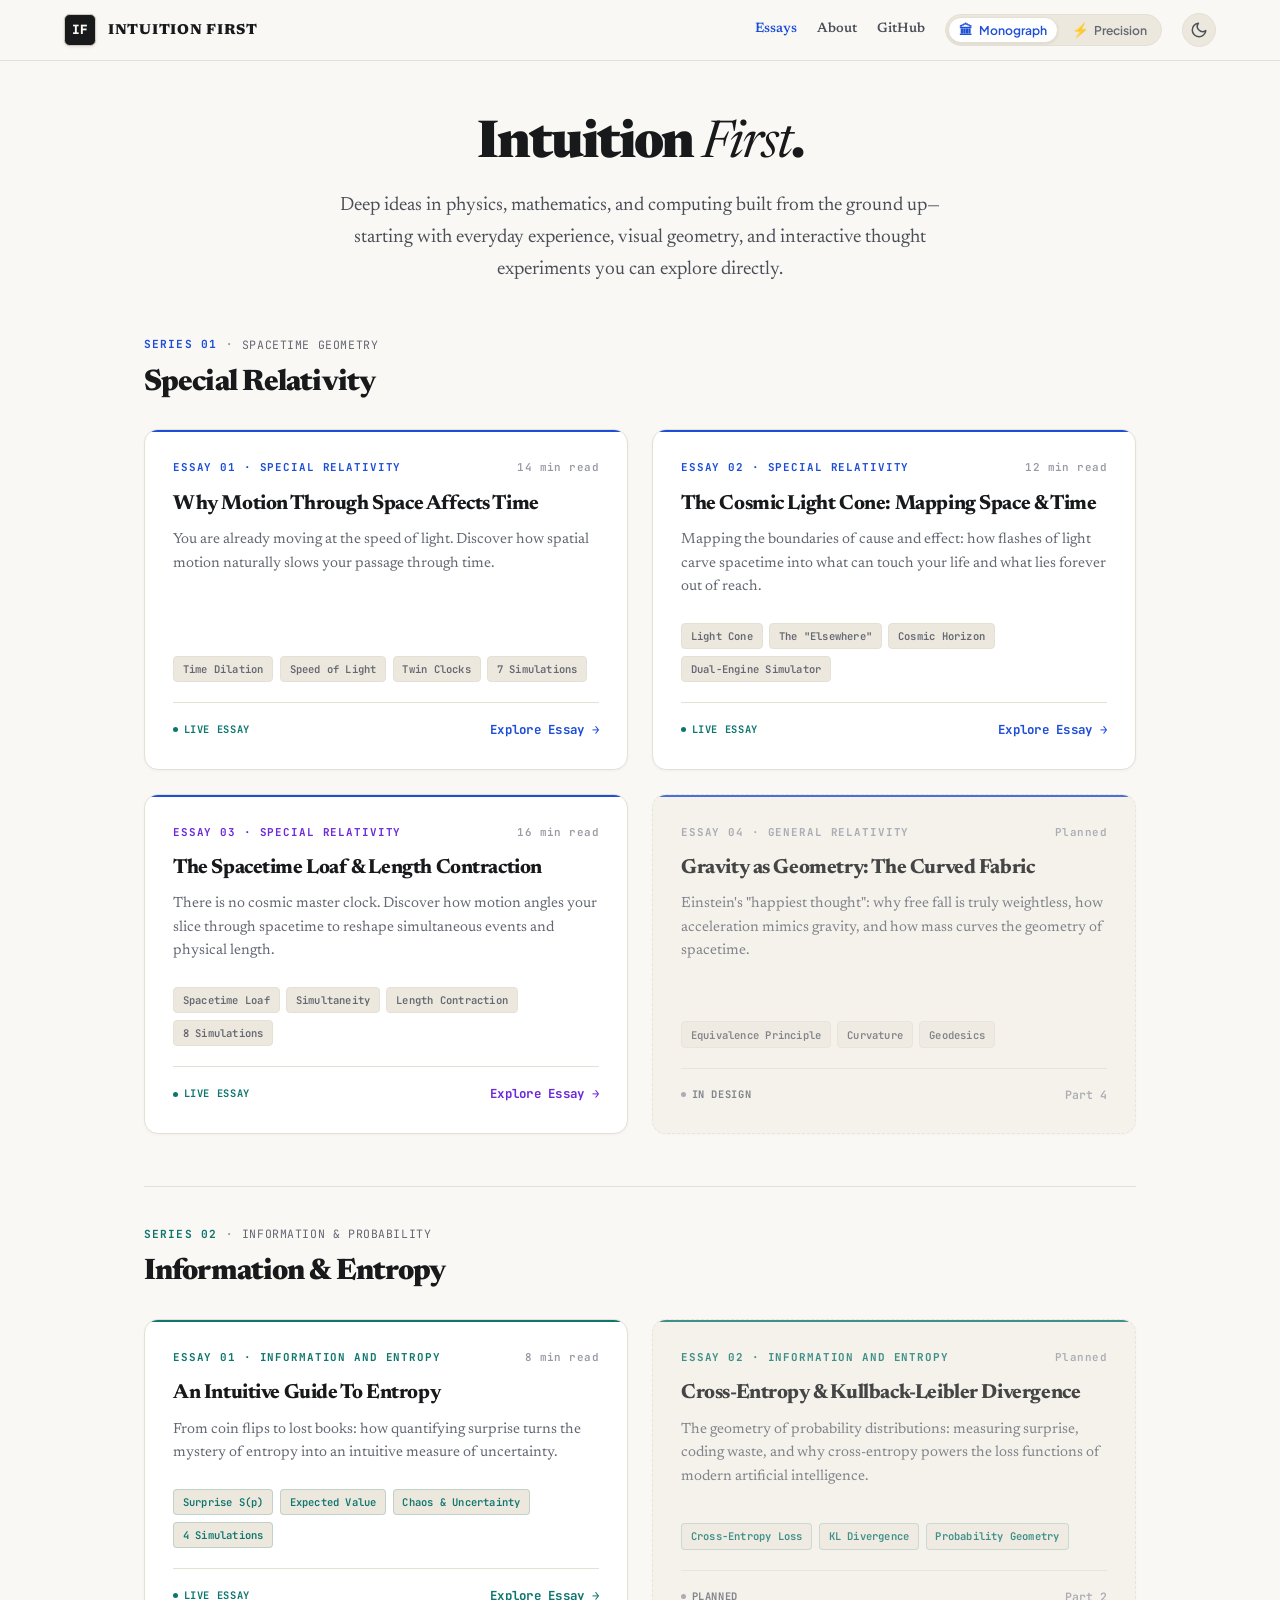
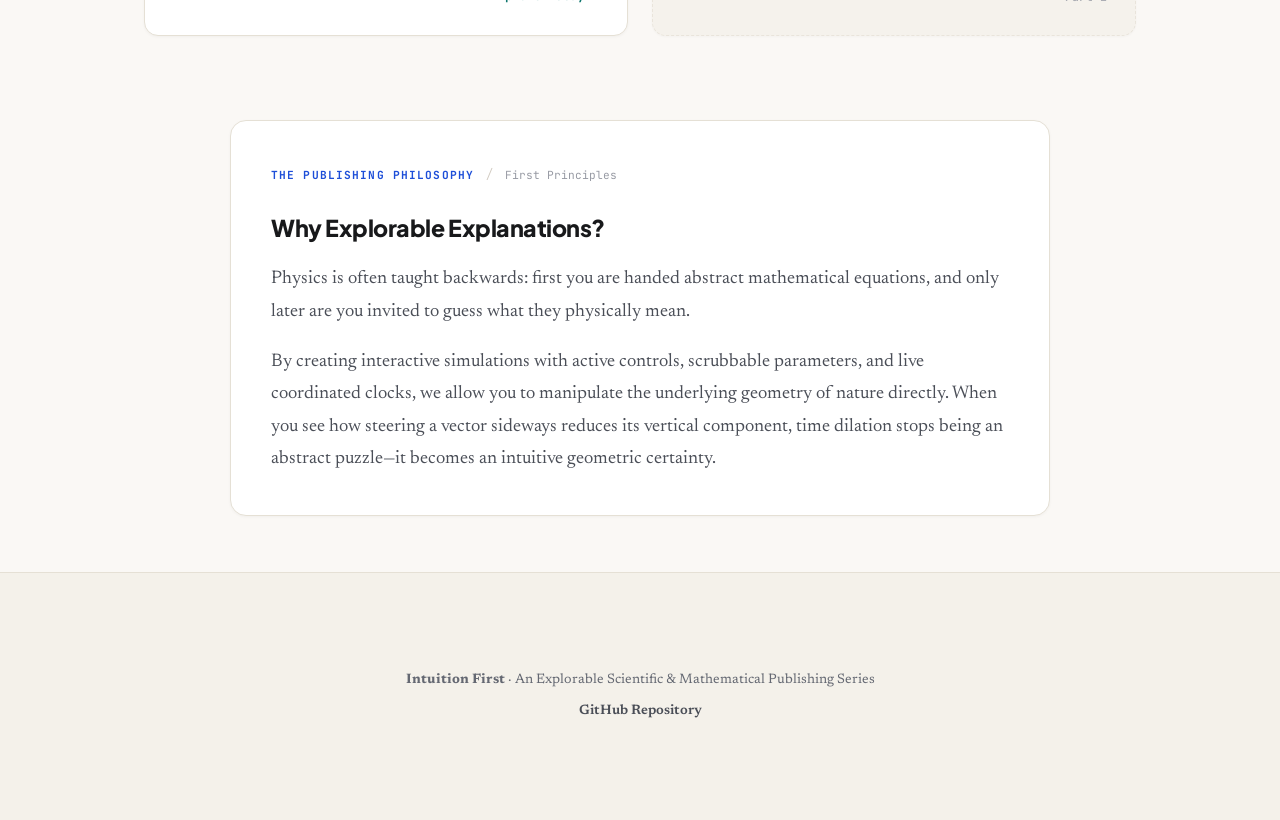
<file: index.html>
<!DOCTYPE html>
<html lang="en">
<head>
  <meta charset="UTF-8">
  <meta name="viewport" content="width=device-width, initial-scale=1.0">
  <title>Intuition First · Explorable Science & Mathematics</title>
  <link rel="stylesheet" href="css/style.css">
  <meta name="description" content="Physics, mathematics, and machine learning explained from the ground up using intuitive visual geometry and explorable interactive simulations.">
  <script>
    (function () {
      var savedTheme = null, savedStyle = null;
      try {
        savedTheme = localStorage.getItem('universe_theme');
        savedStyle = localStorage.getItem('universe_style');
      } catch (e) {}
      var theme = savedTheme ? savedTheme : 'light';
      var style = savedStyle ? savedStyle : 'monograph';
      document.documentElement.setAttribute('data-theme', theme);
      document.documentElement.setAttribute('data-style', style);
    })();
  </script>
</head>
<body>
  <div class="reading-progress-bar" id="reading-progress"></div>

  <!-- Top Navigation -->
  <nav class="site-nav">
    <div class="site-nav-inner">
      <a href="index.html" class="brand-link">
        <div class="brand-badge">IF</div>
        <div>
          <span class="brand-title">INTUITION FIRST</span>
        </div>
      </a>
      <div class="nav-links">
        <a href="#series-index" class="active">Essays</a>
        <a href="#about">About</a>
        <a href="https://github.com/ayush2991/intuition-first" target="_blank" rel="noopener">GitHub</a>
        <div class="style-toggle-group" role="group" aria-label="Reading Aesthetic">
          <button type="button" class="style-toggle-btn active" data-style-val="monograph" title="Monograph: Archival Editorial Serif">
            <span class="style-btn-icon">🏛</span>
            <span class="style-btn-text">Monograph</span>
          </button>
          <button type="button" class="style-toggle-btn" data-style-val="precision" title="Precision: Modern Technical HUD">
            <span class="style-btn-icon">⚡</span>
            <span class="style-btn-text">Precision</span>
          </button>
        </div>
        <button class="theme-toggle-btn" aria-label="Toggle theme" title="Toggle theme">
          <svg class="sun-icon" viewBox="0 0 24 24" width="18" height="18" fill="none" stroke="currentColor" stroke-width="2" stroke-linecap="round" stroke-linejoin="round">
            <circle cx="12" cy="12" r="5"></circle>
            <line x1="12" y1="1" x2="12" y2="3"></line>
            <line x1="12" y1="21" x2="12" y2="23"></line>
            <line x1="4.22" y1="4.22" x2="5.64" y2="5.64"></line>
            <line x1="18.36" y1="18.36" x2="19.78" y2="19.78"></line>
            <line x1="1" y1="12" x2="3" y2="12"></line>
            <line x1="21" y1="12" x2="23" y2="12"></line>
            <line x1="4.22" y1="19.78" x2="5.64" y2="18.36"></line>
            <line x1="18.36" y1="5.64" x2="19.78" y2="4.22"></line>
          </svg>
          <svg class="moon-icon" viewBox="0 0 24 24" width="18" height="18" fill="none" stroke="currentColor" stroke-width="2" stroke-linecap="round" stroke-linejoin="round">
            <path d="M21 12.79A9 9 0 1 1 11.21 3 7 7 0 0 0 21 12.79z"></path>
          </svg>
        </button>
      </div>
    </div>
  </nav>

  <!-- Editorial Hero Section -->
  <header class="hero-header">
    <h1 class="hero-title">
      Intuition <em>First</em>.
    </h1>
    <p class="hero-subtitle">
      Deep ideas in physics, mathematics, and computing built from the ground up—starting with everyday experience, visual geometry, and interactive thought experiments you can explore directly.
    </p>
  </header>

  <!-- Series Directory Section -->
  <main id="series-index" class="wide-container series-section">

    <!-- SERIES 01: Special Relativity -->
    <section class="series-group series-theme-relativity">
      <div class="series-group-header">
        <div class="series-group-meta">
          <span class="series-group-tag">Series 01</span>
          <span style="color: var(--text-faint);">·</span>
          <span style="font-family: var(--font-mono); font-size: 0.72rem; color: var(--text-muted); text-transform: uppercase; letter-spacing: 0.05em;">Spacetime Geometry</span>
        </div>
        <h2 class="series-group-title">Special Relativity</h2>
      </div>

      <div class="series-grid">
        <!-- Post 1 Card -->
        <a href="posts/01-motion-and-time.html" class="series-card">
          <div>
            <div class="series-card-top">
              <span class="card-num">ESSAY 01 · SPECIAL RELATIVITY</span>
              <span class="card-time">14 min read</span>
            </div>
            <h3 class="card-title">Why Motion Through Space Affects Time</h3>
            <p class="card-desc">
              You are already moving at the speed of light. Discover how spatial motion naturally slows your passage through time.
            </p>
          </div>
          <div>
            <div class="card-tags">
              <span class="card-tag">Time Dilation</span>
              <span class="card-tag">Speed of Light</span>
              <span class="card-tag">Twin Clocks</span>
              <span class="card-tag">7 Simulations</span>
            </div>
            <div class="card-meta">
              <span class="card-status-badge live">Live Essay</span>
              <span class="card-cta">Explore Essay →</span>
            </div>
          </div>
        </a>

        <!-- Post 2 Card -->
        <a href="posts/02-light-cone.html" class="series-card">
          <div>
            <div class="series-card-top">
              <span class="card-num">ESSAY 02 · SPECIAL RELATIVITY</span>
              <span class="card-time">12 min read</span>
            </div>
            <h3 class="card-title">The Cosmic Light Cone: Mapping Space &amp; Time</h3>
            <p class="card-desc">
              Mapping the boundaries of cause and effect: how flashes of light carve spacetime into what can touch your life and what lies forever out of reach.
            </p>
          </div>
          <div>
            <div class="card-tags">
              <span class="card-tag">Light Cone</span>
              <span class="card-tag">The "Elsewhere"</span>
              <span class="card-tag">Cosmic Horizon</span>
              <span class="card-tag">Dual-Engine Simulator</span>
            </div>
            <div class="card-meta">
              <span class="card-status-badge live">Live Essay</span>
              <span class="card-cta">Explore Essay →</span>
            </div>
          </div>
        </a>

        <!-- Post 3 Card -->
        <a href="posts/03-spacetime-loaf.html" class="series-card">
          <div>
            <div class="series-card-top">
              <span class="card-num" style="color: var(--color-invariant);">ESSAY 03 · SPECIAL RELATIVITY</span>
              <span class="card-time">16 min read</span>
            </div>
            <h3 class="card-title">The Spacetime Loaf &amp; Length Contraction</h3>
            <p class="card-desc">
              There is no cosmic master clock. Discover how motion angles your slice through spacetime to reshape simultaneous events and physical length.
            </p>
          </div>
          <div>
            <div class="card-tags">
              <span class="card-tag">Spacetime Loaf</span>
              <span class="card-tag">Simultaneity</span>
              <span class="card-tag">Length Contraction</span>
              <span class="card-tag">8 Simulations</span>
            </div>
            <div class="card-meta">
              <span class="card-status-badge live">Live Essay</span>
              <span class="card-cta" style="color: var(--color-invariant);">Explore Essay →</span>
            </div>
          </div>
        </a>

        <!-- Post 4 Card (Planned) -->
        <div class="series-card coming-soon">
          <div>
            <div class="series-card-top">
              <span class="card-num" style="color: var(--text-faint);">ESSAY 04 · GENERAL RELATIVITY</span>
              <span class="card-time">Planned</span>
            </div>
            <h3 class="card-title">Gravity as Geometry: The Curved Fabric</h3>
            <p class="card-desc">
              Einstein's "happiest thought": why free fall is truly weightless, how acceleration mimics gravity, and how mass curves the geometry of spacetime.
            </p>
          </div>
          <div>
            <div class="card-tags">
              <span class="card-tag">Equivalence Principle</span>
              <span class="card-tag">Curvature</span>
              <span class="card-tag">Geodesics</span>
            </div>
            <div class="card-meta">
              <span class="card-status-badge soon">In Design</span>
              <span style="font-family: var(--font-mono); font-size: 0.72rem; color: var(--text-faint);">Part 4</span>
            </div>
          </div>
        </div>
      </div>
    </section>

    <!-- SERIES 02: Information and Entropy -->
    <section class="series-group series-theme-entropy">
      <div class="series-group-header">
        <div class="series-group-meta">
          <span class="series-group-tag">Series 02</span>
          <span style="color: var(--text-faint);">·</span>
          <span style="font-family: var(--font-mono); font-size: 0.72rem; color: var(--text-muted); text-transform: uppercase; letter-spacing: 0.05em;">Information &amp; Probability</span>
        </div>
        <h2 class="series-group-title">Information &amp; Entropy</h2>
      </div>

      <div class="series-grid">
        <!-- Entropy Essay 01 Card -->
        <a href="posts/04-understanding-entropy.html" class="series-card">
          <div>
            <div class="series-card-top">
              <span class="card-num" style="color: var(--color-emerald);">ESSAY 01 · INFORMATION AND ENTROPY</span>
              <span class="card-time">8 min read</span>
            </div>
            <h3 class="card-title">An Intuitive Guide To Entropy</h3>
            <p class="card-desc">
              From coin flips to lost books: how quantifying surprise turns the mystery of entropy into an intuitive measure of uncertainty.
            </p>
          </div>
          <div>
            <div class="card-tags">
              <span class="card-tag accent-entropy">Surprise S(p)</span>
              <span class="card-tag accent-entropy">Expected Value</span>
              <span class="card-tag accent-entropy">Chaos &amp; Uncertainty</span>
              <span class="card-tag accent-entropy">4 Simulations</span>
            </div>
            <div class="card-meta">
              <span class="card-status-badge live">Live Essay</span>
              <span class="card-cta" style="color: var(--color-emerald);">Explore Essay →</span>
            </div>
          </div>
        </a>

        <!-- Entropy Essay 02 Card -->
        <div class="series-card coming-soon">
          <div>
            <div class="series-card-top">
              <span class="card-num">ESSAY 02 · INFORMATION AND ENTROPY</span>
              <span class="card-time">Planned</span>
            </div>
            <h3 class="card-title">Cross-Entropy &amp; Kullback-Leibler Divergence</h3>
            <p class="card-desc">
              The geometry of probability distributions: measuring surprise, coding waste, and why cross-entropy powers the loss functions of modern artificial intelligence.
            </p>
          </div>
          <div>
            <div class="card-tags">
              <span class="card-tag accent-entropy">Cross-Entropy Loss</span>
              <span class="card-tag accent-entropy">KL Divergence</span>
              <span class="card-tag accent-entropy">Probability Geometry</span>
            </div>
            <div class="card-meta">
              <span class="card-status-badge soon">Planned</span>
              <span style="font-family: var(--font-mono); font-size: 0.72rem; color: var(--text-faint);">Part 2</span>
            </div>
          </div>
        </div>
      </div>
    </section>

  </main>

  <!-- Learning Philosophy / Colophon Section -->
  <section id="about" class="wide-container philosophy-section">
    <div class="philosophy-card">
      <div style="display: flex; align-items: center; gap: 0.75rem; margin-bottom: 1rem;">
        <span style="font-family: var(--font-mono); font-size: 0.7rem; font-weight: 700; text-transform: uppercase; letter-spacing: 0.1em; color: var(--color-time);">The Publishing Philosophy</span>
        <span style="color: var(--border-medium);">/</span>
        <span style="font-family: var(--font-mono); font-size: 0.7rem; color: var(--text-faint);">First Principles</span>
      </div>
      <h3 style="font-size: 1.45rem; margin-bottom: 1rem;">Why Explorable Explanations?</h3>
      <p>
        Physics is often taught backwards: first you are handed abstract mathematical equations, and only later are you invited to guess what they physically mean. 
      </p>
      <p>
        By creating interactive simulations with active controls, scrubbable parameters, and live coordinated clocks, we allow you to manipulate the underlying geometry of nature directly. When you see how steering a vector sideways reduces its vertical component, time dilation stops being an abstract puzzle—it becomes an intuitive geometric certainty.
      </p>
    </div>
  </section>

  <!-- Site Footer -->
  <footer class="site-footer">
    <div class="wide-container">
      <p><strong>Intuition First</strong> · An Explorable Scientific &amp; Mathematical Publishing Series</p>
      <p style="margin-top: 0.5rem;">
        <a href="https://github.com/ayush2991/intuition-first" target="_blank" rel="noopener">GitHub Repository</a>
      </p>
    </div>
  </footer>

  <!-- Universal Client-Side Script (100% Static & file:// compatible) -->
  <script src="js/core.js"></script>

</body>
</html>
</file>
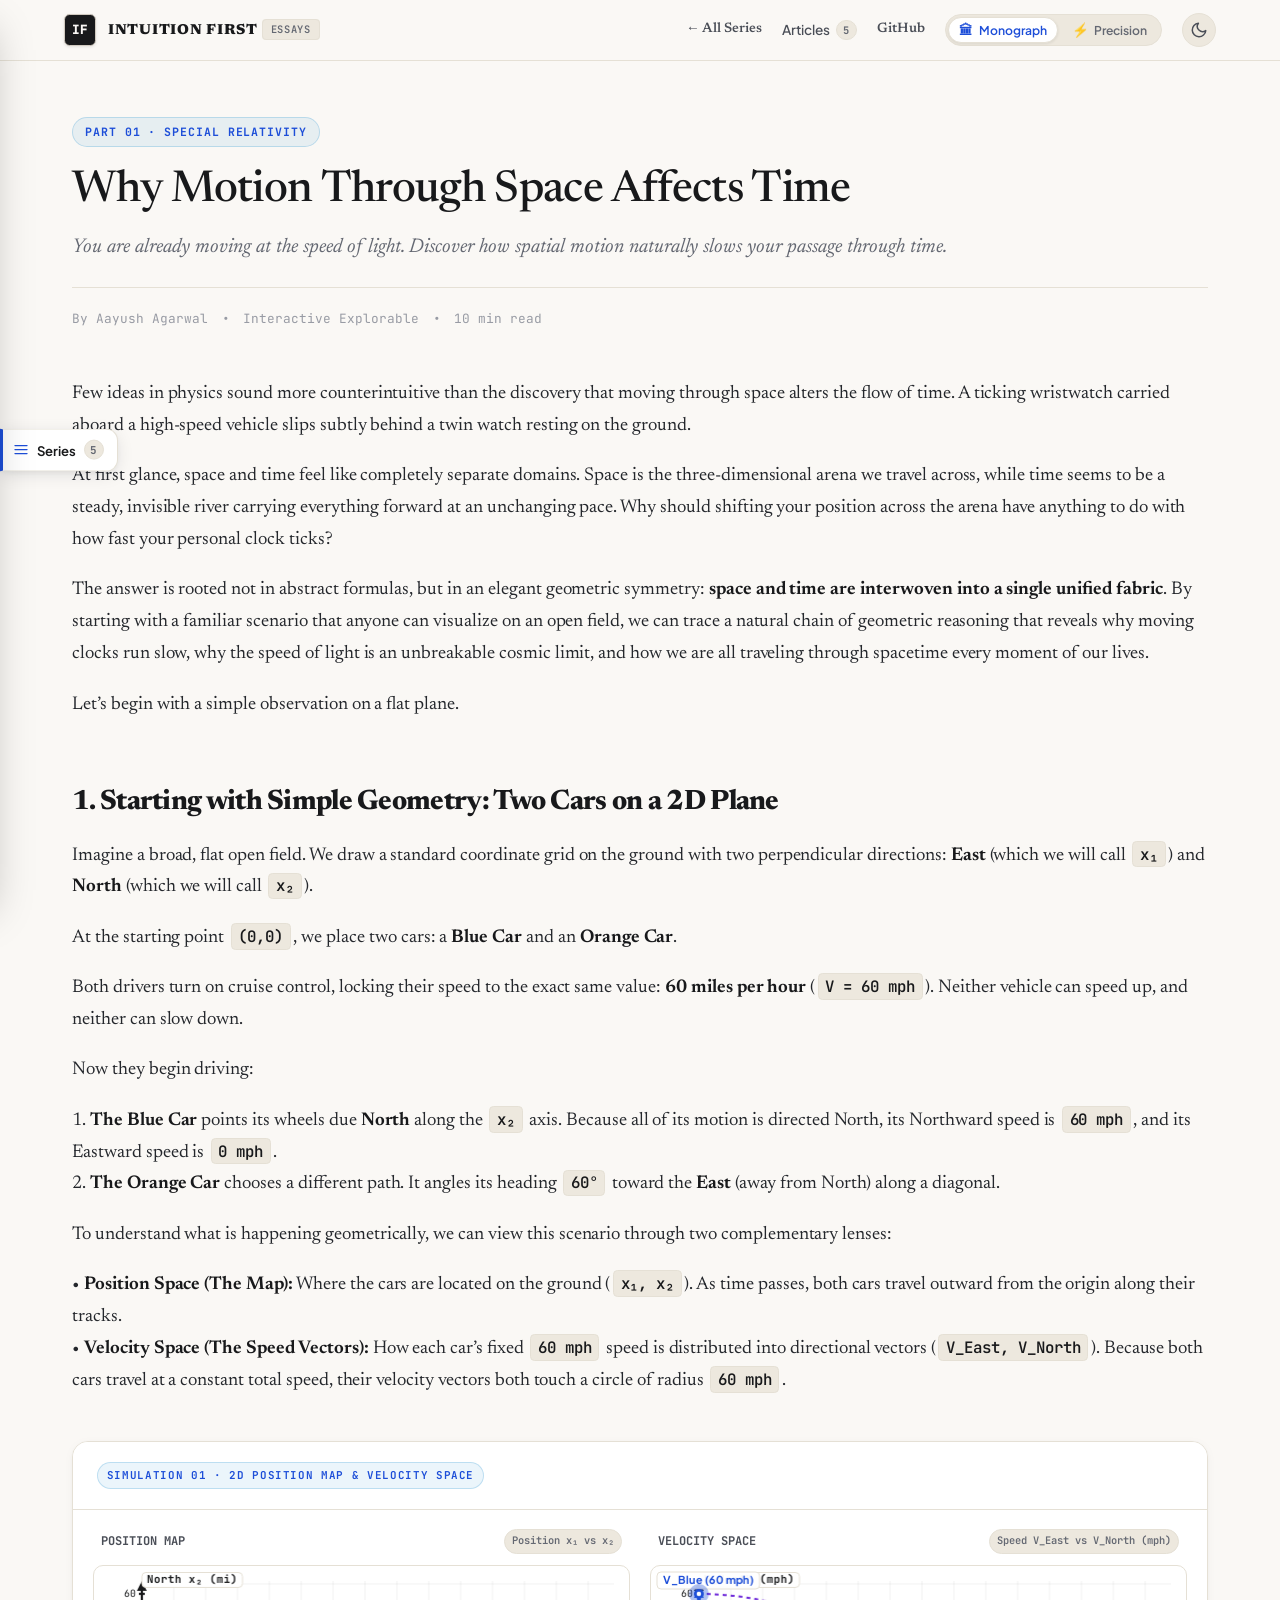
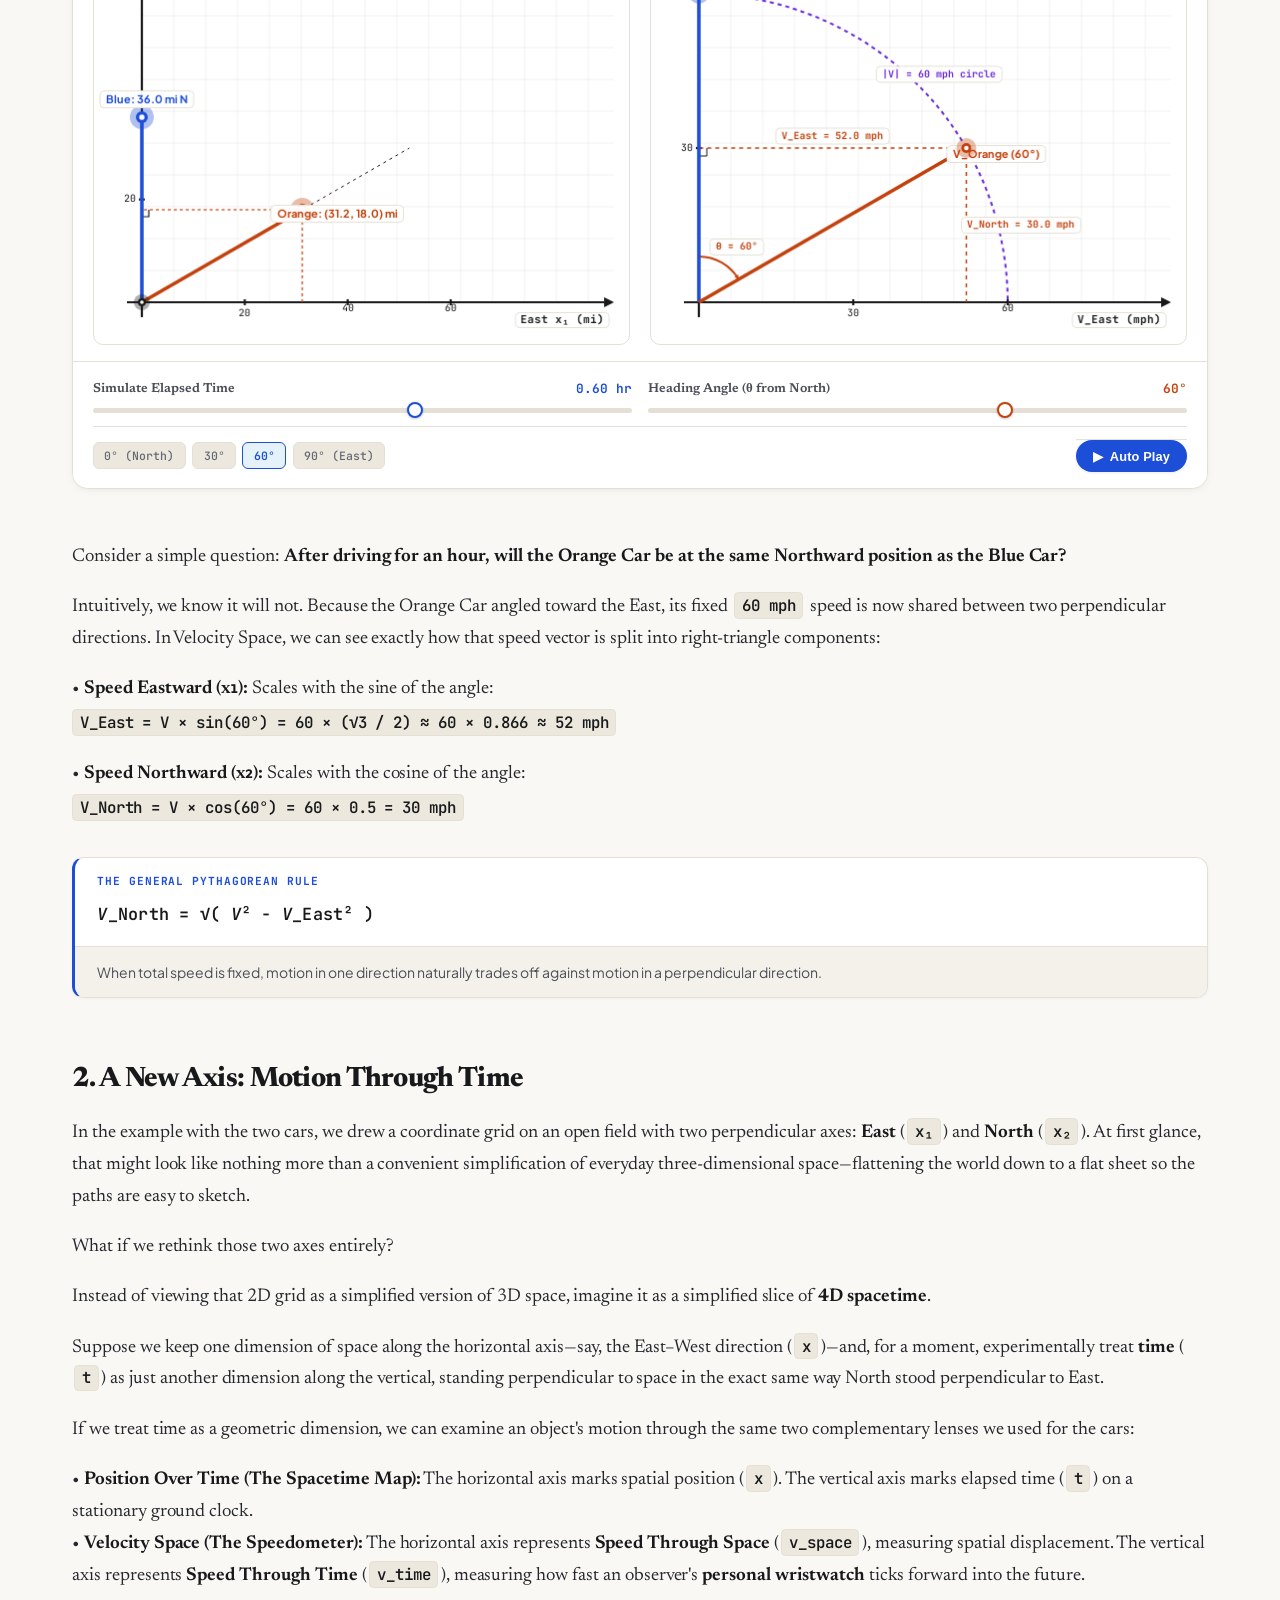
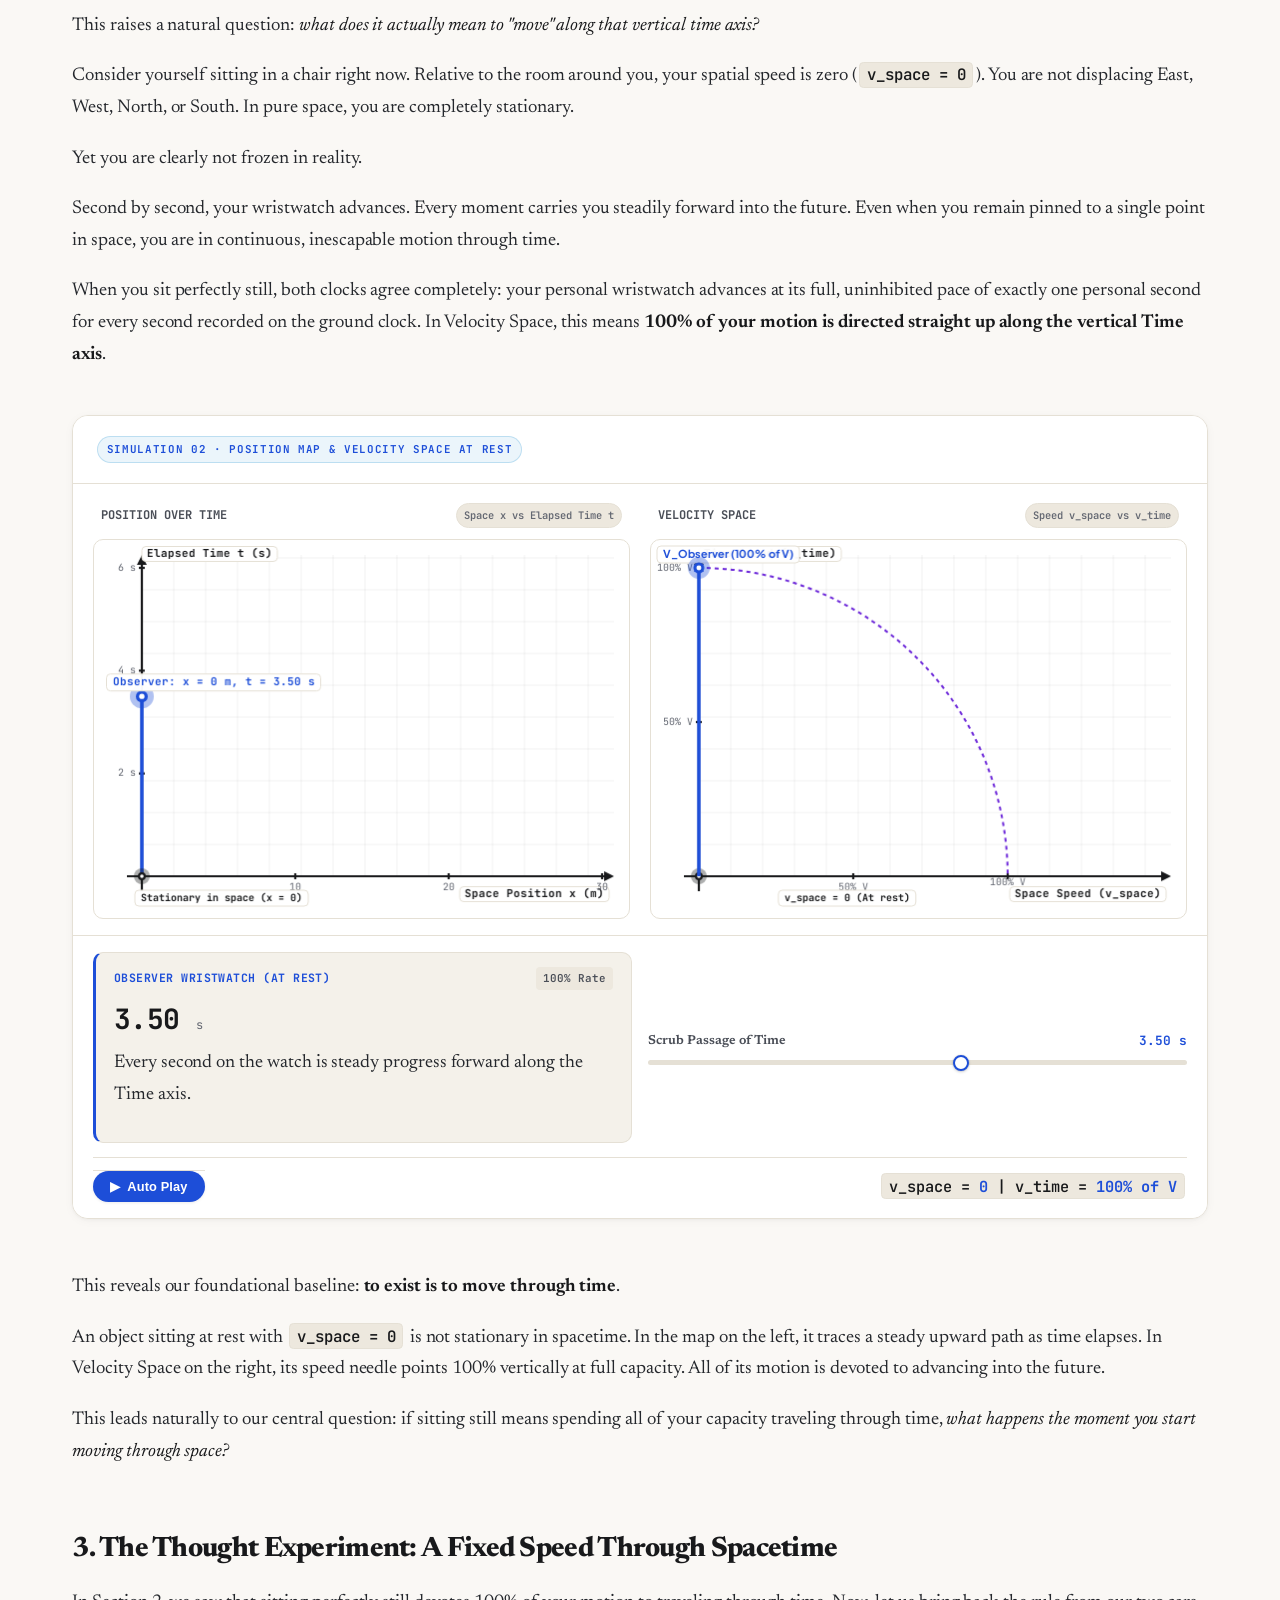
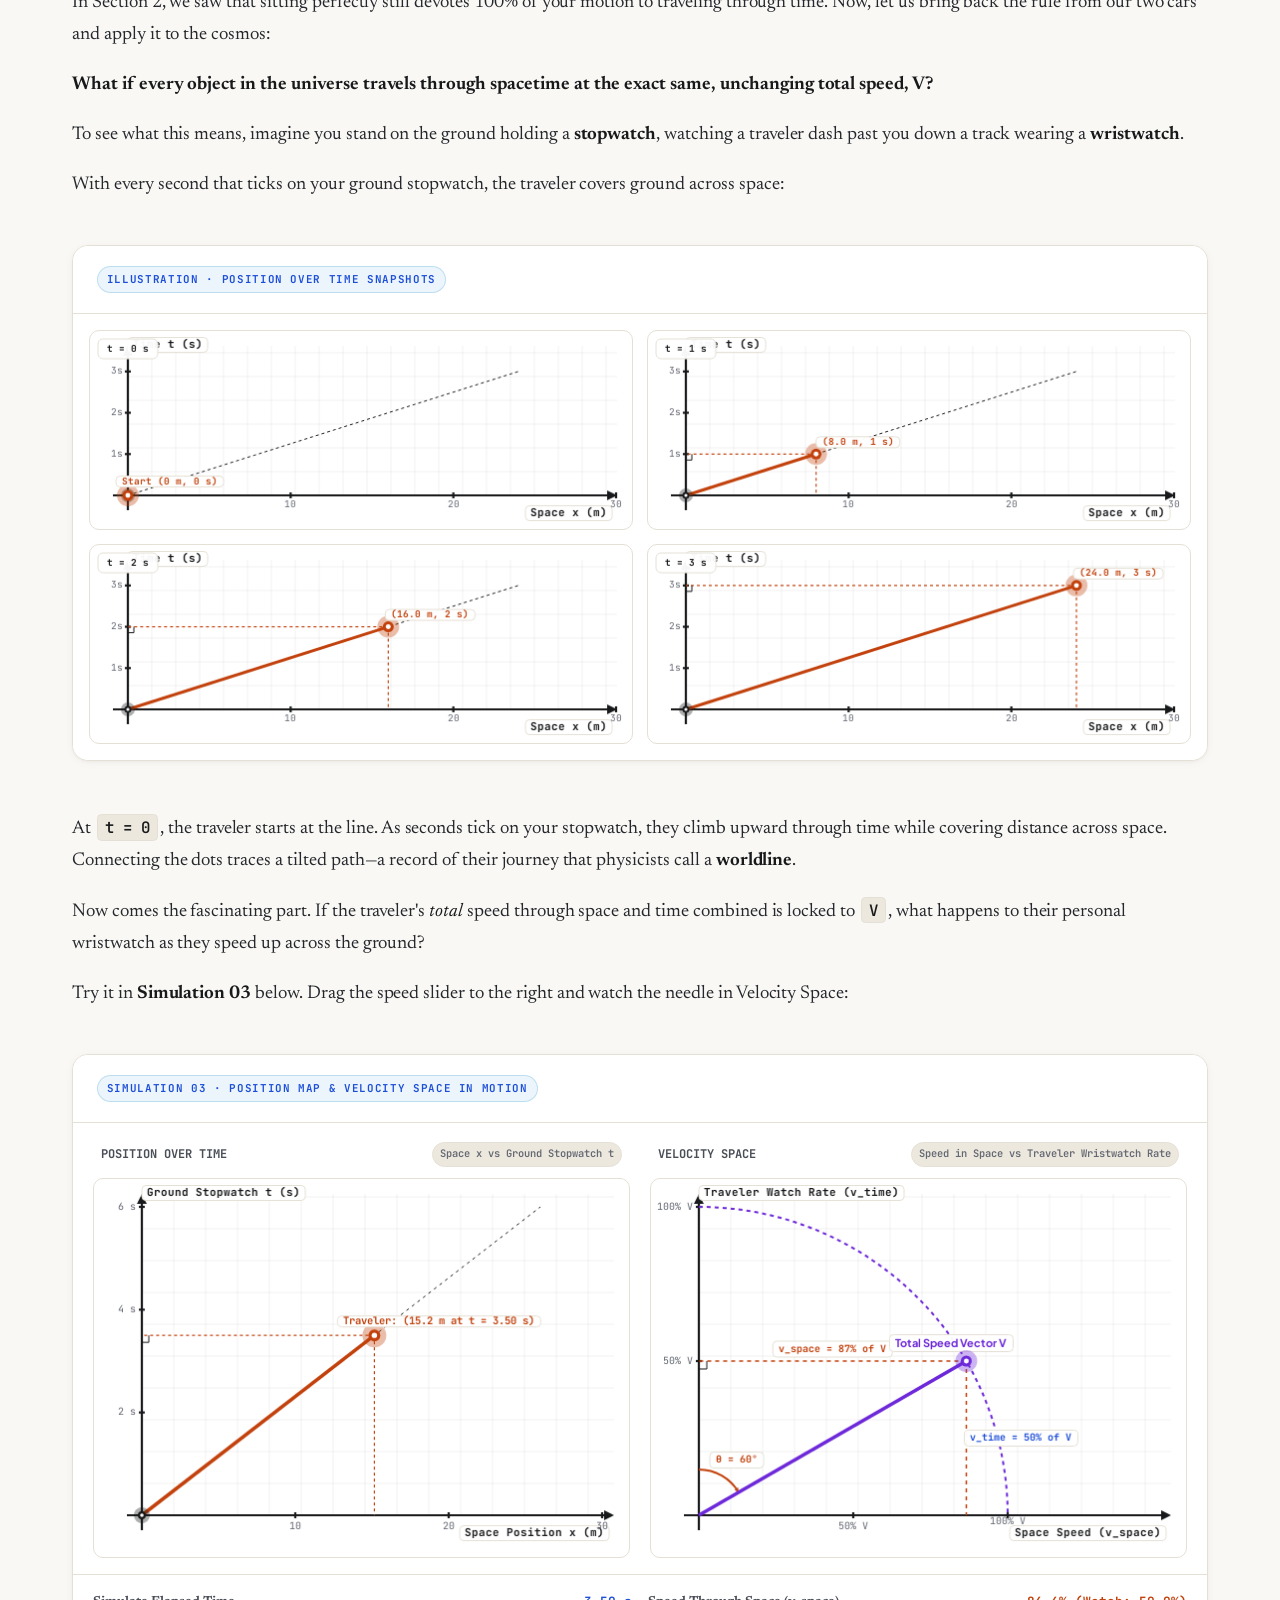
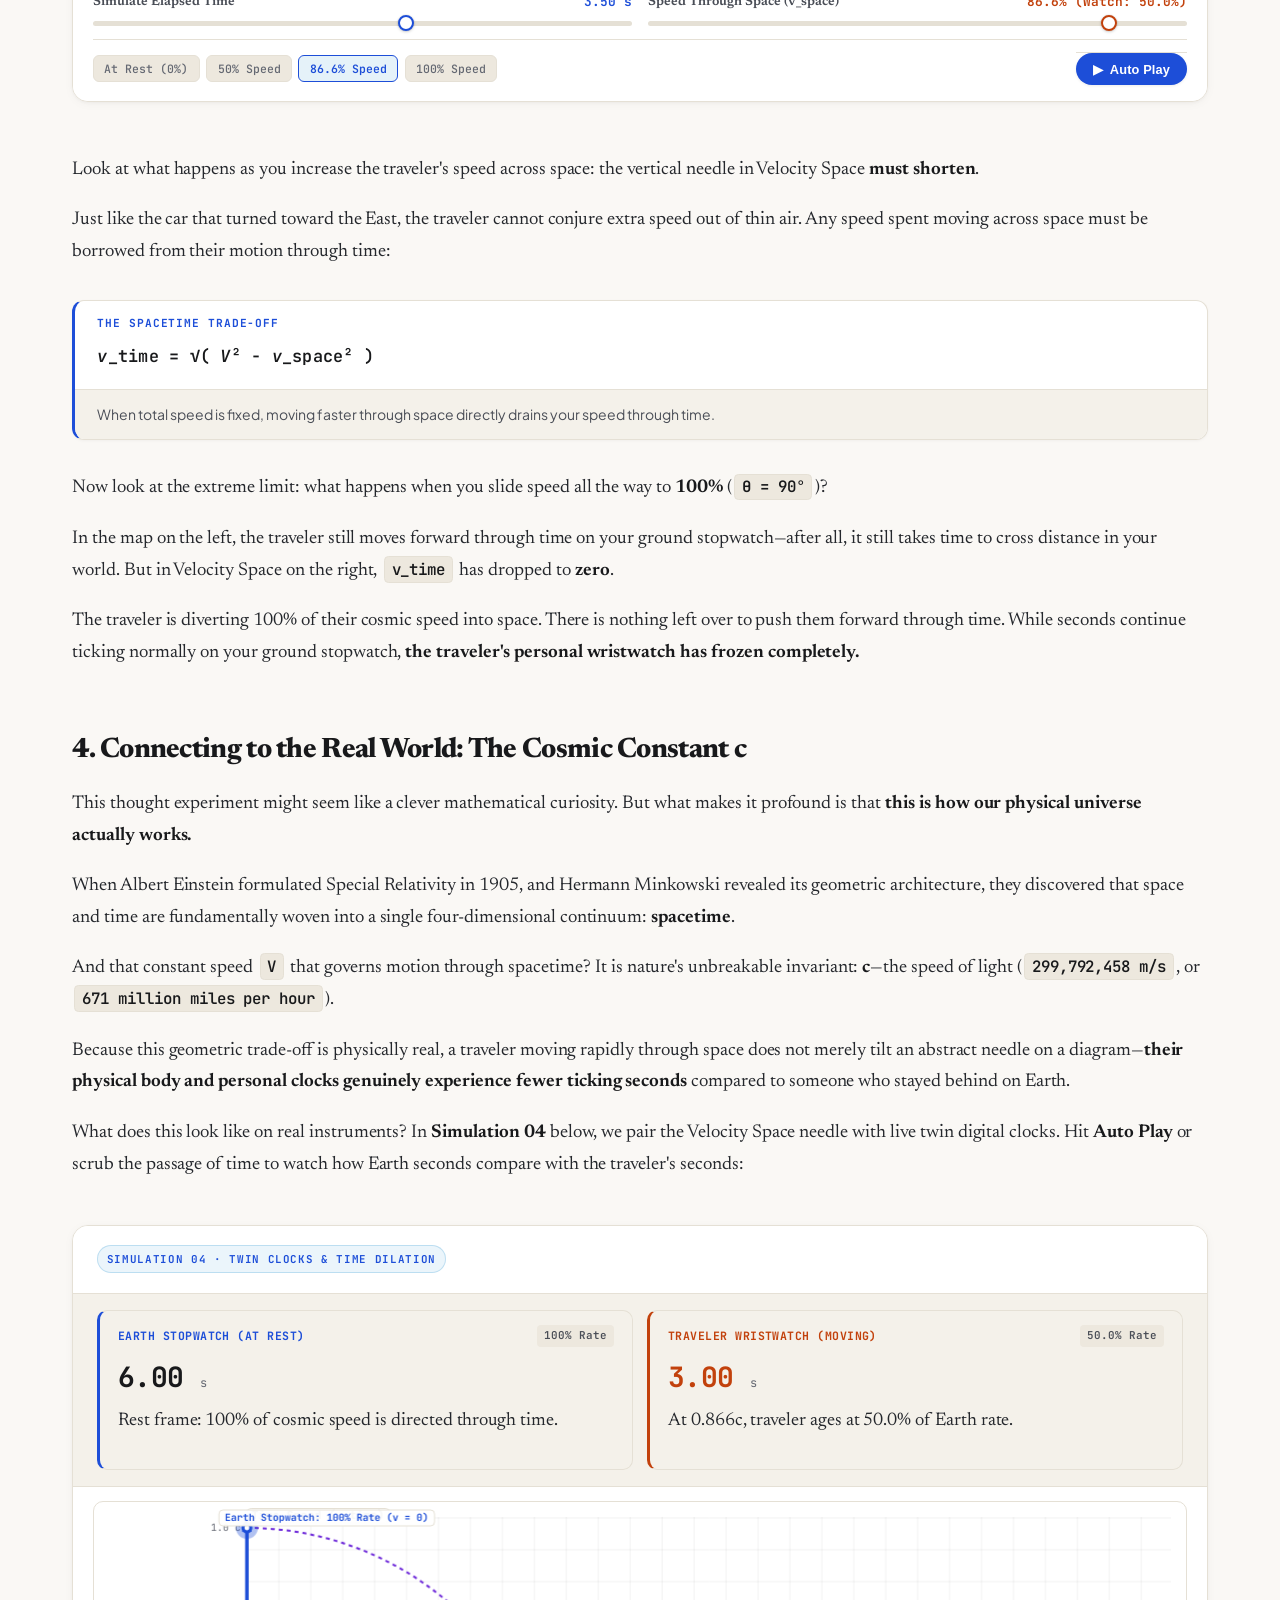
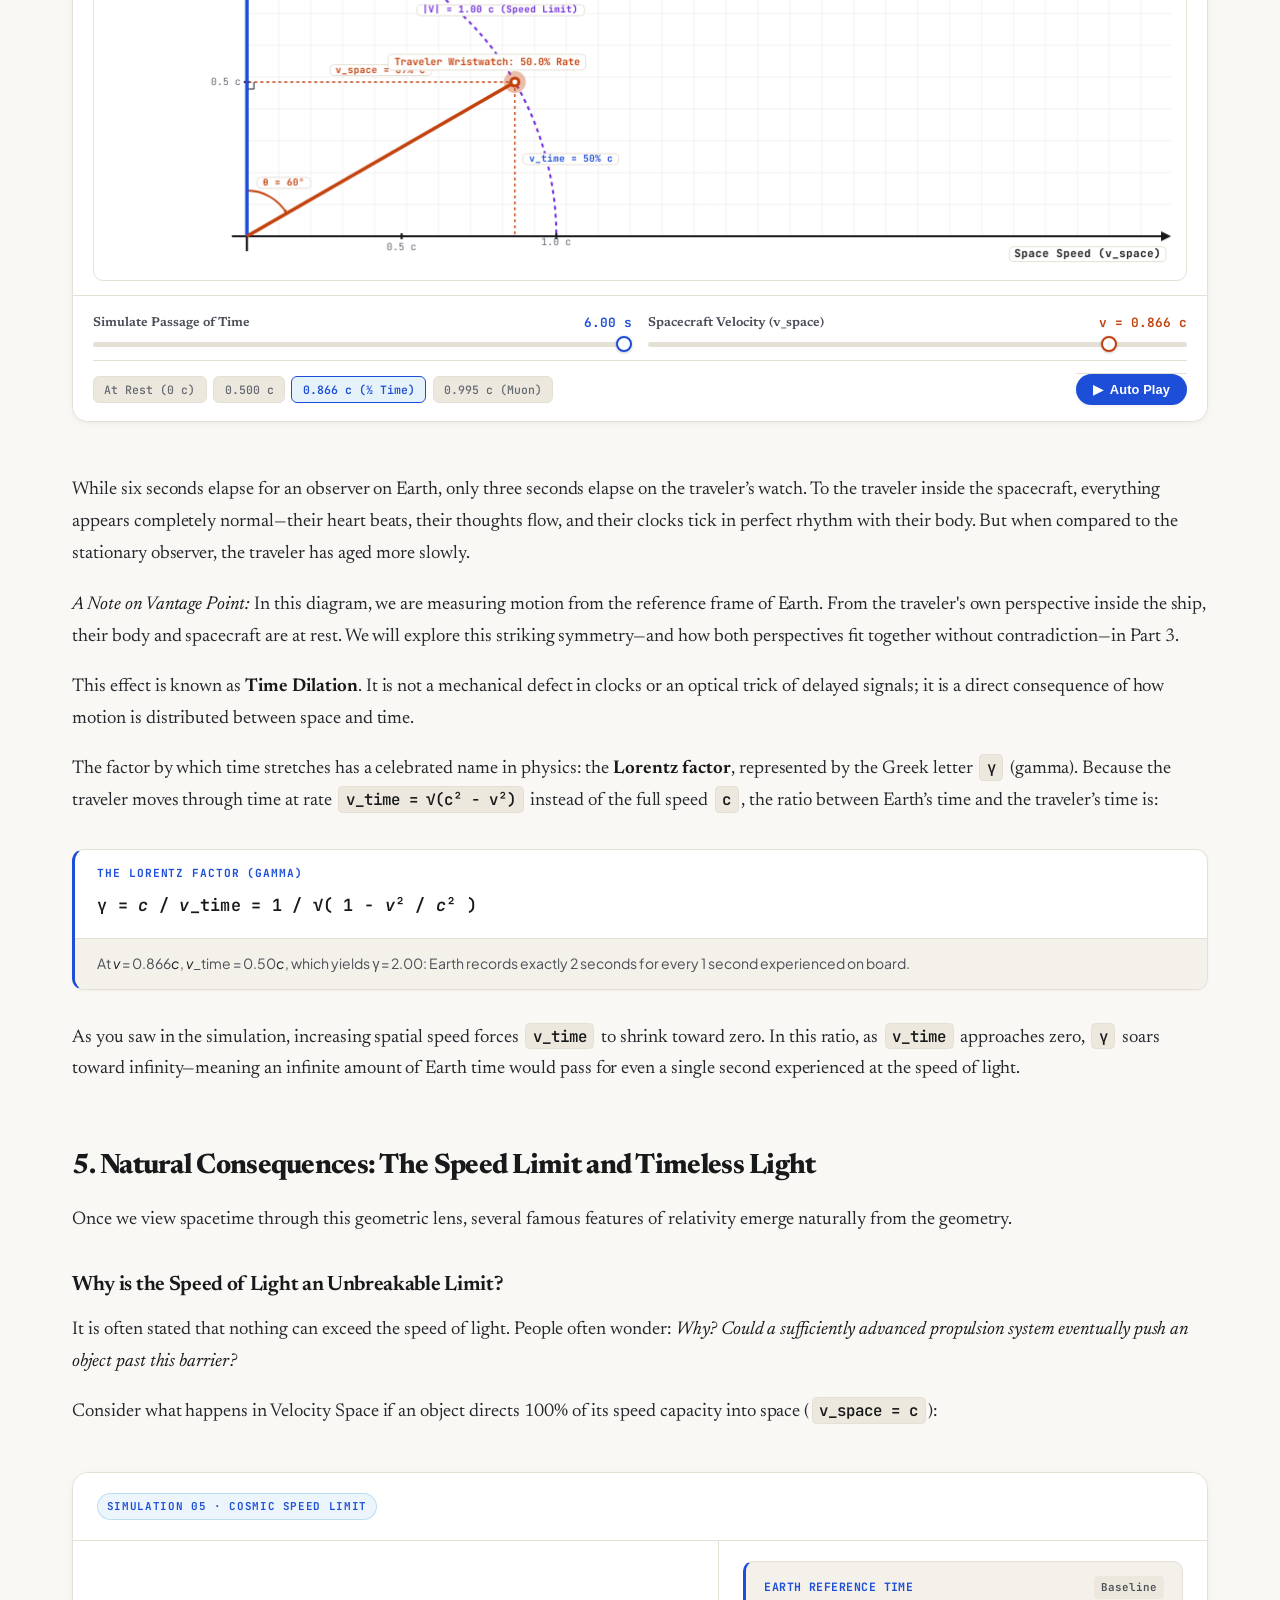
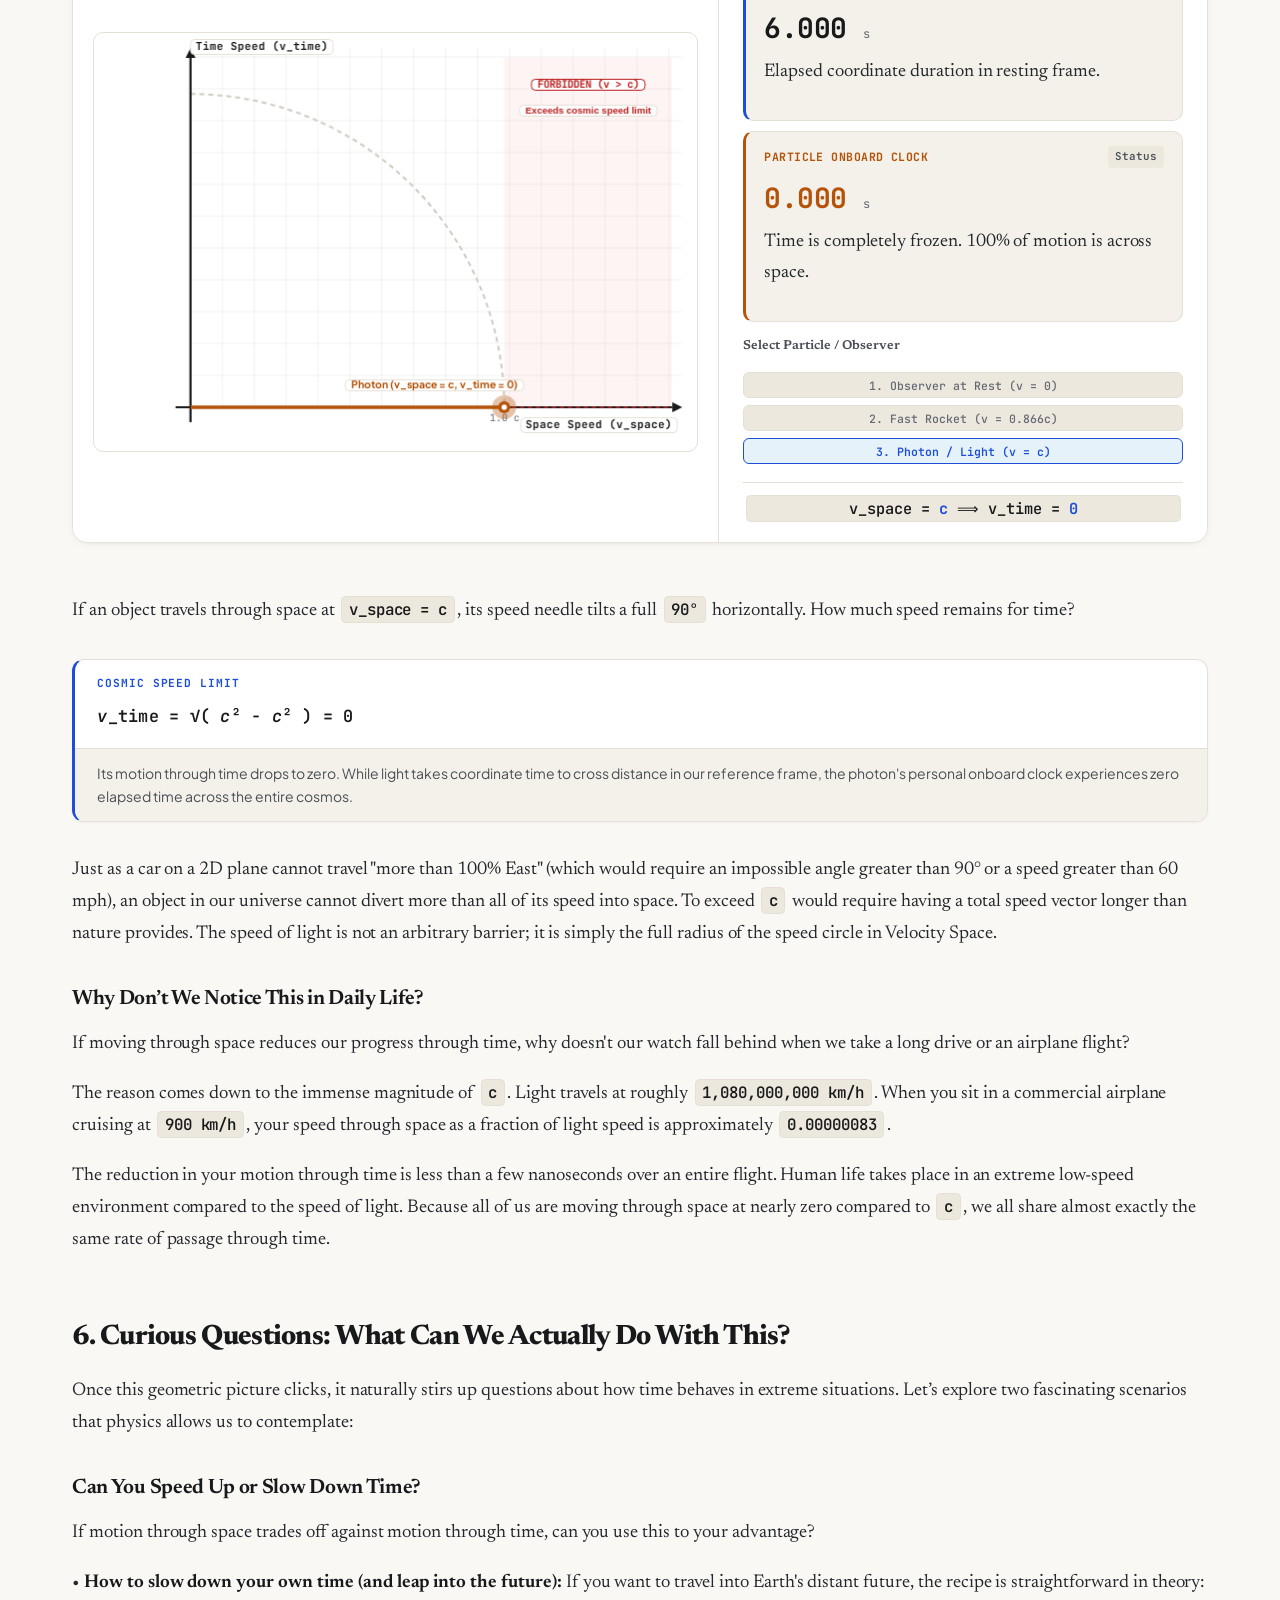
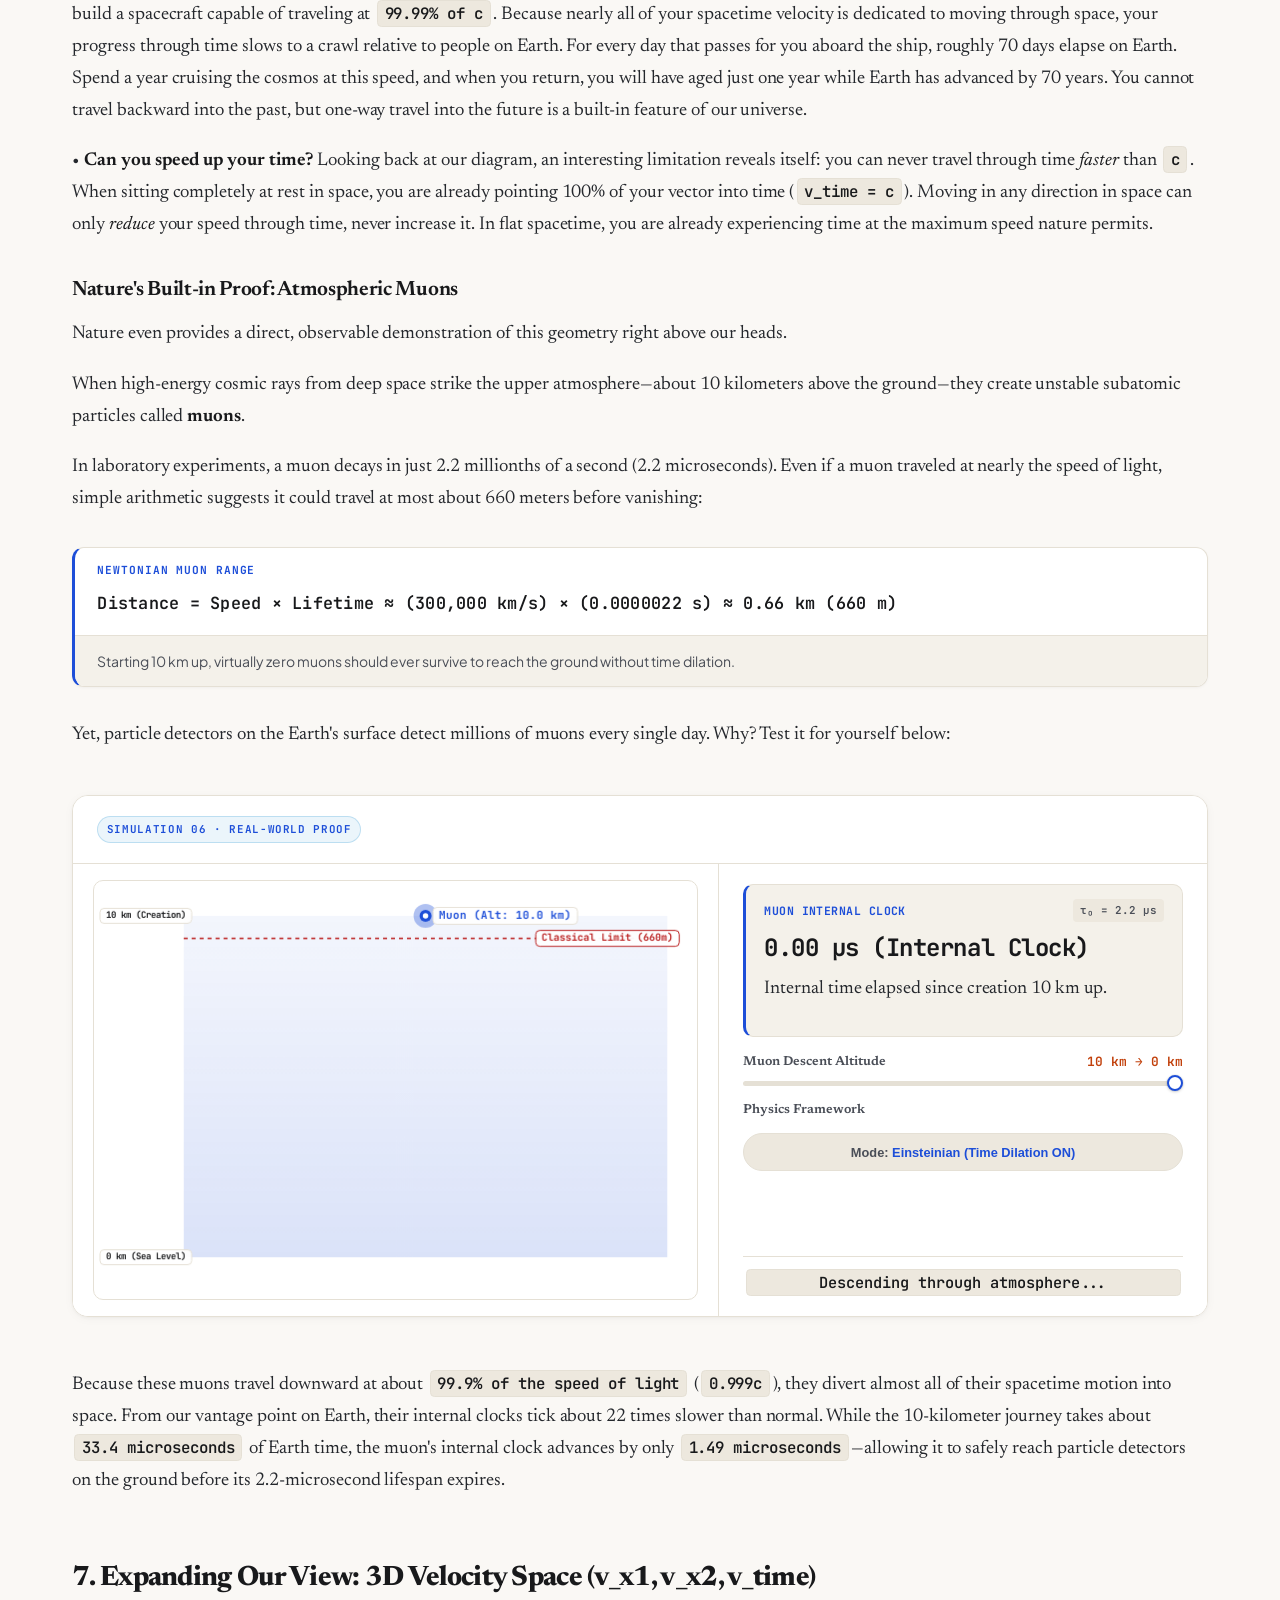
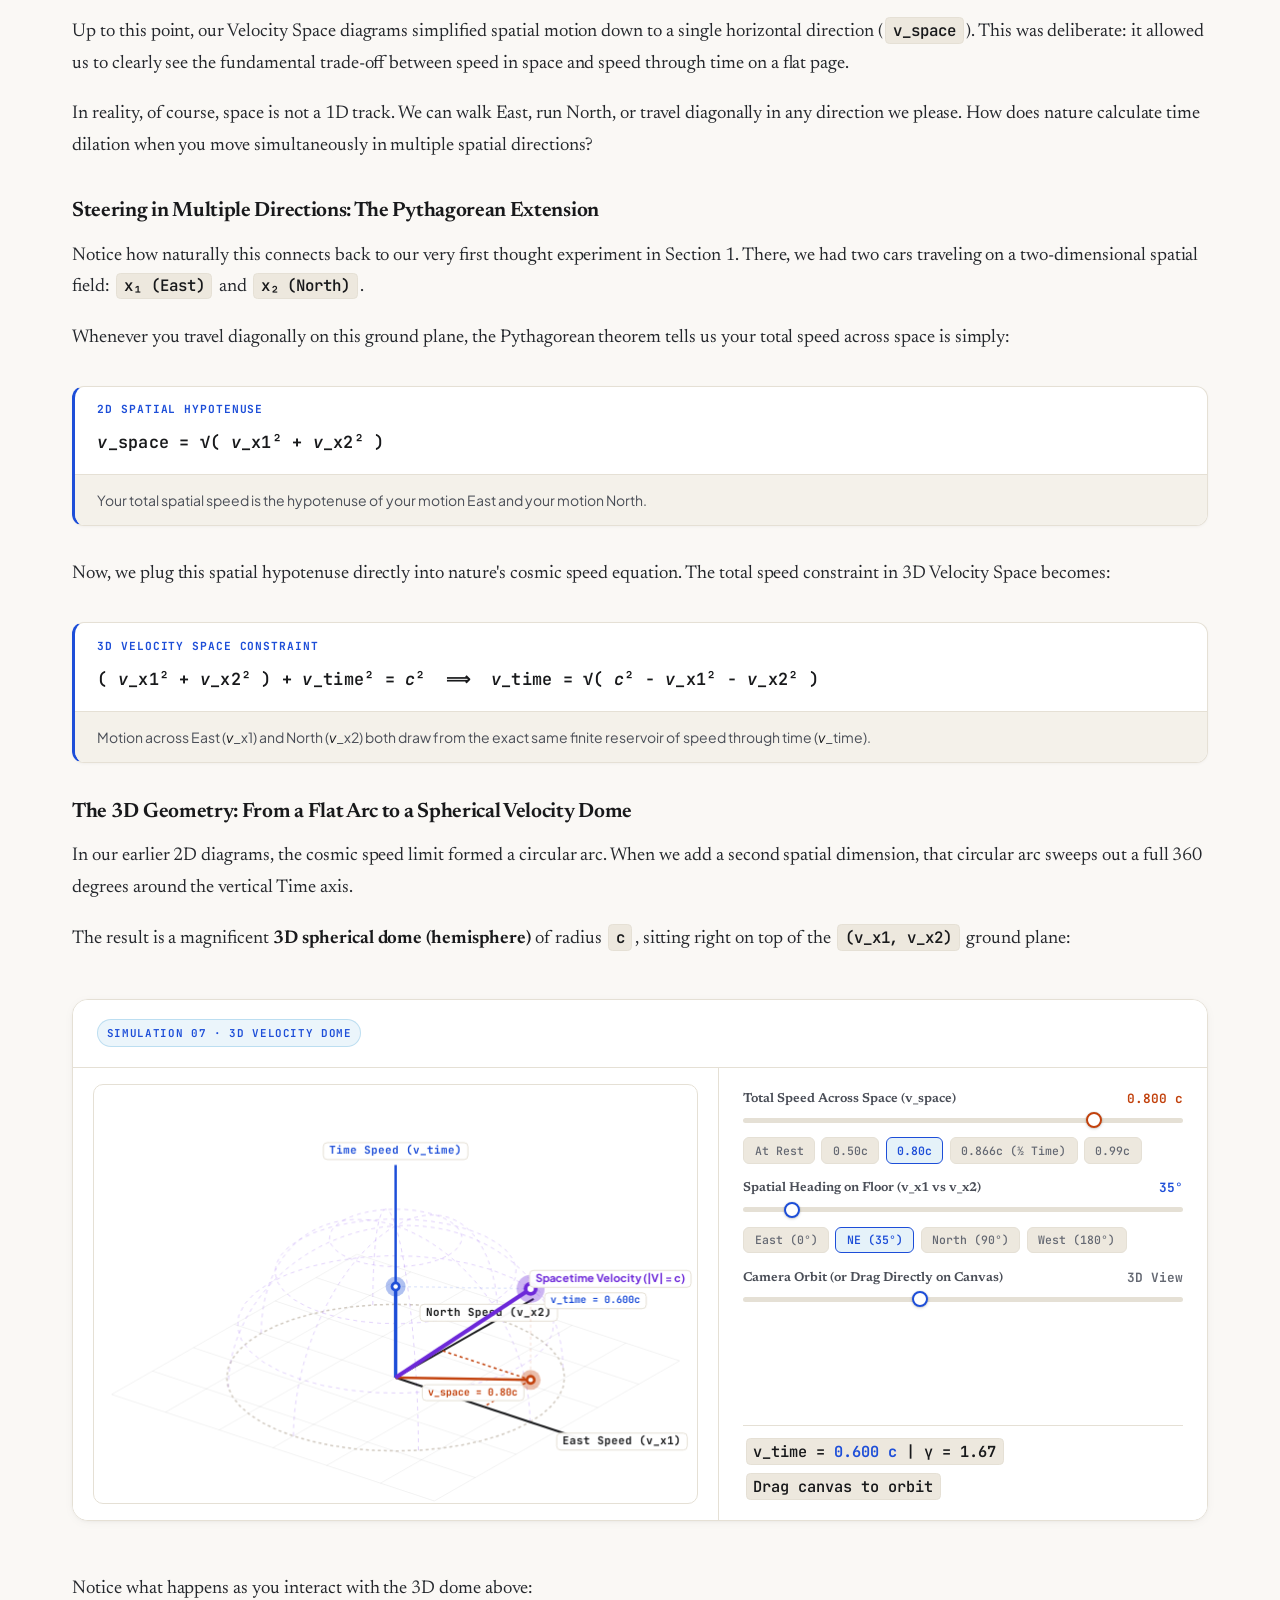
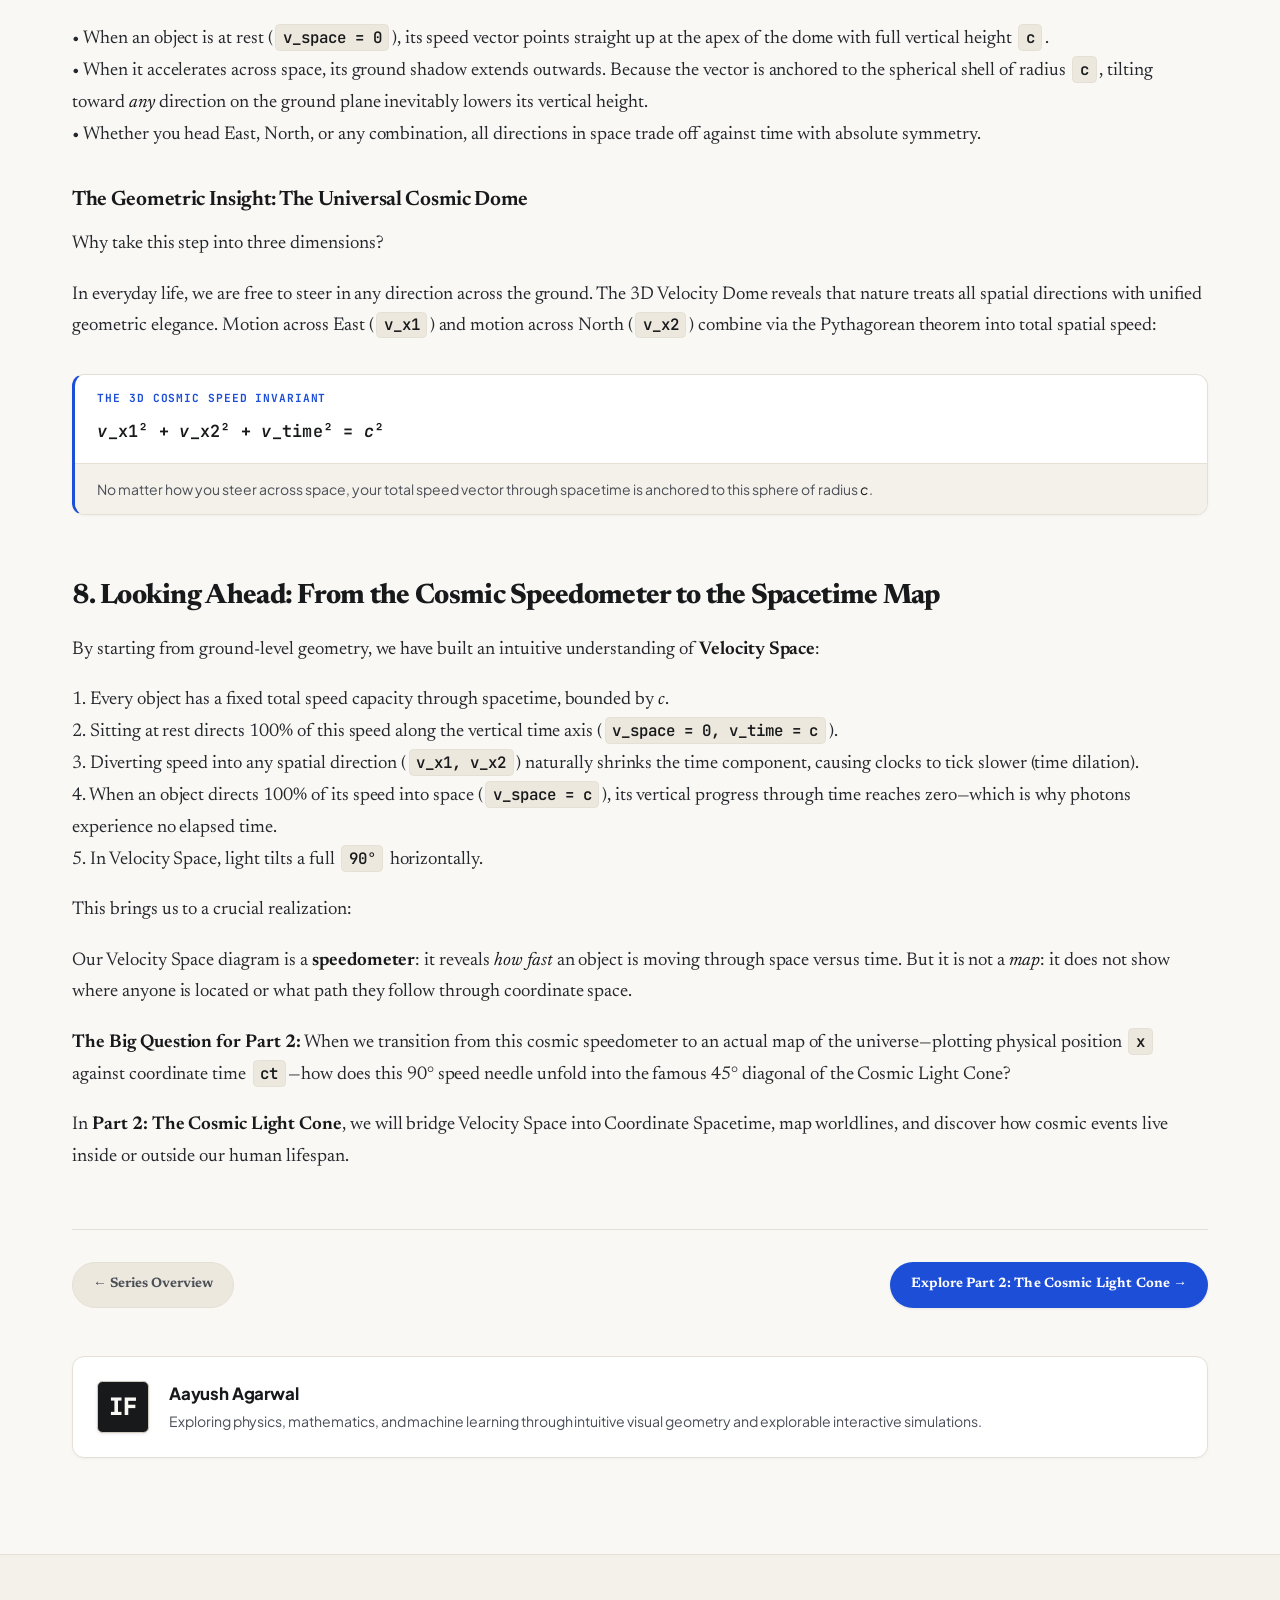
<file: posts/01-motion-and-time.html>
<!DOCTYPE html>
<html lang="en">

<head>
  <meta charset="UTF-8">
  <meta name="viewport" content="width=device-width, initial-scale=1.0">
  <title>Why Motion Through Space Affects Time · Intuition First</title>
  <link rel="stylesheet" href="../css/style.css">
  <meta name="description"
    content="You are already moving at the speed of light. Discover how spatial motion naturally slows your passage through time.">
  <script>
    (function () {
      var savedTheme = null, savedStyle = null;
      try {
        savedTheme = localStorage.getItem('universe_theme');
        savedStyle = localStorage.getItem('universe_style');
      } catch (e) { }
      var theme = savedTheme ? savedTheme : 'light';
      var style = savedStyle ? savedStyle : 'monograph';
      document.documentElement.setAttribute('data-theme', theme);
      document.documentElement.setAttribute('data-style', style);
    })();
  </script>
</head>

<body>
  <div class="reading-progress-bar" id="reading-progress"></div>

  <!-- Top Navigation -->
  <nav class="site-nav">
    <div class="site-nav-inner">
      <a href="../index.html" class="brand-link">
        <div class="brand-badge">IF</div>
        <div>
          <span class="brand-title">INTUITION FIRST</span>
          <span class="brand-tag">ESSAYS</span>
        </div>
      </a>
      <div class="nav-links">
        <a href="../index.html">← All Series</a>
        <button type="button" class="btn-toggle-articles nav-link-btn" title="View all series essays">
          <span>Articles</span>
          <span class="nav-badge-count">5</span>
        </button>
        <a href="https://github.com/ayush2991/intuition-first" target="_blank" rel="noopener"
          class="nav-link-secondary">GitHub</a>
        <div class="style-toggle-group" role="group" aria-label="Reading Aesthetic">
          <button type="button" class="style-toggle-btn active" data-style-val="monograph"
            title="Monograph: Archival Editorial Serif">
            <span class="style-btn-icon">🏛</span>
            <span class="style-btn-text">Monograph</span>
          </button>
          <button type="button" class="style-toggle-btn" data-style-val="precision"
            title="Precision: Modern Technical HUD">
            <span class="style-btn-icon">⚡</span>
            <span class="style-btn-text">Precision</span>
          </button>
        </div>
        <button class="theme-toggle-btn" aria-label="Toggle theme" title="Toggle theme">
          <svg class="sun-icon" viewBox="0 0 24 24" width="18" height="18" fill="none" stroke="currentColor"
            stroke-width="2" stroke-linecap="round" stroke-linejoin="round">
            <circle cx="12" cy="12" r="5"></circle>
            <line x1="12" y1="1" x2="12" y2="3"></line>
            <line x1="12" y1="21" x2="12" y2="23"></line>
            <line x1="4.22" y1="4.22" x2="5.64" y2="5.64"></line>
            <line x1="18.36" y1="18.36" x2="19.78" y2="19.78"></line>
            <line x1="1" y1="12" x2="3" y2="12"></line>
            <line x1="21" y1="12" x2="23" y2="12"></line>
            <line x1="4.22" y1="19.78" x2="5.64" y2="18.36"></line>
            <line x1="18.36" y1="5.64" x2="19.78" y2="4.22"></line>
          </svg>
          <svg class="moon-icon" viewBox="0 0 24 24" width="18" height="18" fill="none" stroke="currentColor"
            stroke-width="2" stroke-linecap="round" stroke-linejoin="round">
            <path d="M21 12.79A9 9 0 1 1 11.21 3 7 7 0 0 0 21 12.79z"></path>
          </svg>
        </button>
      </div>
    </div>
  </nav>

  <!-- Main Article Body -->
  <main class="wide-reading-container">

    <!-- Article Header -->
    <header class="article-header">
      <div class="category-tag">Part 01 · Special Relativity</div>
      <h1 class="article-title">Why Motion Through Space Affects Time</h1>
      <p class="article-subtitle">
        You are already moving at the speed of light. Discover how spatial motion naturally slows your passage through
        time.
      </p>
      <div class="article-meta">
        <span>By Aayush Agarwal</span>
        <span>•</span>
        <span>Interactive Explorable</span>
        <span>•</span>
        <span>10 min read</span>
      </div>
    </header>

    <!-- Editorial Prose -->
    <article class="editorial-prose">
      <p>
        Few ideas in physics sound more counterintuitive than the discovery that moving through space alters the flow
        of time. A ticking wristwatch carried aboard a high-speed vehicle slips subtly behind a twin watch resting on
        the
        ground.
      </p>
      <p>
        At first glance, space and time feel like completely separate domains. Space is the three-dimensional arena we
        travel across, while time seems to be a steady, invisible river carrying everything forward at an unchanging
        pace.
        Why should shifting your position across the arena have anything to do with how fast your personal clock ticks?
      </p>
      <p>
        The answer is rooted not in abstract formulas, but in an elegant geometric symmetry: <strong>space and time are
          interwoven into a single unified fabric</strong>. By starting with a familiar scenario that anyone can
        visualize
        on an open field, we can trace a natural chain of geometric reasoning that reveals why moving clocks run slow,
        why
        the speed of light is an unbreakable cosmic limit, and how we are all traveling through spacetime every moment
        of
        our lives.
      </p>
      <p>
        Let’s begin with a simple observation on a flat plane.
      </p>

      <!-- SECTION 1 -->
      <h2>1. Starting with Simple Geometry: Two Cars on a 2D Plane</h2>
      <p>
        Imagine a broad, flat open field. We draw a standard coordinate grid on the ground with two perpendicular
        directions: <strong>East</strong> (which we will call <span class="math-badge">x₁</span>) and
        <strong>North</strong> (which we will call <span class="math-badge">x₂</span>).
      </p>
      <p>
        At the starting point <span class="math-badge">(0,0)</span>, we place two cars: a <strong>Blue Car</strong> and
        an <strong>Orange Car</strong>.
      </p>
      <p>
        Both drivers turn on cruise control, locking their speed to the exact same value: <strong>60 miles per
          hour</strong> (<span class="math-badge">V = 60 mph</span>). Neither vehicle can speed up, and neither can slow
        down.
      </p>
      <p>
        Now they begin driving:
      </p>
      <p>
        1. <strong>The Blue Car</strong> points its wheels due <strong>North</strong> along the <span
          class="math-badge">x₂</span> axis. Because all of its motion is directed North, its Northward speed is <span
          class="math-badge">60 mph</span>, and its Eastward speed is <span class="math-badge">0 mph</span>.<br>
        2. <strong>The Orange Car</strong> chooses a different path. It angles its heading <span
          class="math-badge">60°</span> toward the <strong>East</strong> (away from North) along a diagonal.
      </p>
      <p>
        To understand what is happening geometrically, we can view this scenario through two complementary lenses:
      </p>
      <p>
        • <strong>Position Space (The Map):</strong> Where the cars are located on the ground (<span
          class="math-badge">x₁, x₂</span>). As time passes, both cars travel outward from the origin along their
        tracks.<br>
        • <strong>Velocity Space (The Speed Vectors):</strong> How each car’s fixed <span class="math-badge">60
          mph</span>
        speed is distributed into directional vectors (<span class="math-badge">V_East, V_North</span>). Because both
        cars travel at a constant total speed, their velocity vectors both touch a circle of radius <span
          class="math-badge">60 mph</span>.
      </p>

      <!-- INTERACTIVE WIDGET 1: CARS (POSITION MAP & VELOCITY SPACE) -->
      <div id="widget-cars" class="interactive-artifact artifact-wide">
        <div class="artifact-header">
          <div>
            <div class="artifact-badge">SIMULATION 01 · 2D POSITION MAP &amp; VELOCITY SPACE</div>
          </div>
        </div>
        <div class="comparison-grid">
          <!-- Left Column: Position Map -->
          <div class="canvas-col">
            <div class="canvas-col-header">
              <span>POSITION MAP</span>
              <span class="canvas-col-tag">Position x₁ vs x₂</span>
            </div>
            <canvas class="canvas-map"></canvas>
          </div>
          <!-- Right Column: Velocity Space -->
          <div class="canvas-col">
            <div class="canvas-col-header">
              <span>VELOCITY SPACE</span>
              <span class="canvas-col-tag">Speed V_East vs V_North (mph)</span>
            </div>
            <canvas class="canvas-vel"></canvas>
          </div>
        </div>
        <!-- Controls -->
        <div class="artifact-controls"
          style="padding: 1rem 1.25rem; display: flex; flex-direction: column; gap: 0.85rem;">
          <div style="display: grid; grid-template-columns: repeat(auto-fit, minmax(240px, 1fr)); gap: 1rem;">
            <div class="control-item">
              <div class="control-header">
                <span>Simulate Elapsed Time</span>
                <span class="control-val cyan val-time-label">0.60 hr</span>
              </div>
              <input type="range" class="range-slider slider-time" min="0" max="1000" value="600">
            </div>
            <div class="control-item">
              <div class="control-header">
                <span>Heading Angle (θ from North)</span>
                <span class="control-val amber val-angle-label">60°</span>
              </div>
              <input type="range" class="range-slider amber slider-angle" min="0" max="90" value="60">
            </div>
          </div>
          <div
            style="display: flex; flex-wrap: wrap; justify-content: space-between; align-items: center; gap: 0.75rem; border-top: 1px solid var(--border-subtle); padding-top: 0.75rem;">
            <div class="preset-chips">
              <button class="chip-btn chip-angle" data-angle="0">0° (North)</button>
              <button class="chip-btn chip-angle" data-angle="30">30°</button>
              <button class="chip-btn chip-angle active" data-angle="60">60°</button>
              <button class="chip-btn chip-angle" data-angle="90">90° (East)</button>
            </div>
            <div class="toolbar-bottom" style="padding: 0;">
              <button class="btn-primary btn-play">
                <span>▶</span><span>Auto Play</span>
              </button>
            </div>
          </div>
        </div>
      </div>

      <p>
        Consider a simple question: <strong>After driving for an hour, will the Orange Car be at the same Northward
          position as the Blue Car?</strong>
      </p>
      <p>
        Intuitively, we know it will not. Because the Orange Car angled toward the East, its fixed <span
          class="math-badge">60 mph</span> speed is now shared between two perpendicular directions. In Velocity Space,
        we
        can see exactly how that speed vector is split into right-triangle components:
      </p>
      <p>
        • <strong>Speed Eastward (x₁):</strong> Scales with the sine of the angle:<br>
        <span class="math-badge" style="display:inline-block; margin: 4px 0;">V_East = V × sin(60°) = 60 × (√3 / 2) ≈ 60
          × 0.866 ≈ 52 mph</span>
      </p>
      <p>
        • <strong>Speed Northward (x₂):</strong> Scales with the cosine of the angle:<br>
        <span class="math-badge" style="display:inline-block; margin: 4px 0;">V_North = V × cos(60°) = 60 × 0.5 = 30
          mph</span>
      </p>

      <div class="formula-card">
        <div class="formula-card-header">
          <span class="formula-tag">The General Pythagorean Rule</span>
        </div>
        <div class="formula-body">
          <em>V</em>_North = √( <em>V</em>² − <em>V</em>_East² )
        </div>
        <div class="formula-note">When total speed is fixed, motion in one direction naturally trades off against motion
          in a perpendicular direction.</div>
      </div>

      <!-- SECTION 2 -->
      <h2>2. A New Axis: Motion Through Time</h2>
      <p>
        In the example with the two cars, we drew a coordinate grid on an open field with two perpendicular axes:
        <strong>East</strong> (<span class="math-badge">x₁</span>) and <strong>North</strong> (<span
          class="math-badge">x₂</span>). At first glance, that might look like nothing more than a convenient
        simplification of everyday three-dimensional space—flattening the world down to a flat sheet so the paths are
        easy to sketch.
      </p>
      <p>
        What if we rethink those two axes entirely?
      </p>
      <p>
        Instead of viewing that 2D grid as a simplified version of 3D space, imagine it as a simplified slice of
        <strong>4D spacetime</strong>.
      </p>
      <p>
        Suppose we keep one dimension of space along the horizontal axis—say, the East–West direction (<span
          class="math-badge">x</span>)—and, for a moment, experimentally treat <strong>time</strong> (<span
          class="math-badge">t</span>) as just another dimension along the vertical, standing perpendicular to space in
        the exact same way North stood perpendicular to East.
      </p>
      <p>
        If we treat time as a geometric dimension, we can examine an object's motion through the same two complementary
        lenses we used for the cars:
      </p>
      <p>
        • <strong>Position Over Time (The Spacetime Map):</strong> The horizontal axis marks spatial position (<span
          class="math-badge">x</span>). The vertical axis marks elapsed time (<span
          class="math-badge">t</span>) on a stationary ground clock.<br>
        • <strong>Velocity Space (The Speedometer):</strong> The horizontal axis represents <strong>Speed Through
          Space</strong> (<span class="math-badge">v_space</span>), measuring spatial displacement. The vertical axis
        represents <strong>Speed Through Time</strong> (<span class="math-badge">v_time</span>), measuring how fast an
        observer's <strong>personal wristwatch</strong> ticks forward into the future.
      </p>
      <p>
        This raises a natural question: <em>what does it actually mean to "move" along that vertical time axis?</em>
      </p>
      <p>
        Consider yourself sitting in a chair right now. Relative to the room around you, your spatial speed is zero
        (<span class="math-badge">v_space = 0</span>). You are not displacing East, West, North, or South. In pure
        space, you are completely stationary.
      </p>
      <p>
        Yet you are clearly not frozen in reality.
      </p>
      <p>
        Second by second, your wristwatch advances. Every moment carries you steadily forward into the future. Even
        when you remain pinned to a single point in space, you are in continuous, inescapable motion through time.
      </p>
      <p>
        When you sit perfectly still, both clocks agree completely: your personal wristwatch advances at its full,
        uninhibited pace of exactly one personal second for every second recorded on the ground clock. In Velocity
        Space, this means <strong>100% of your motion is directed straight up along the vertical Time axis</strong>.
      </p>

      <!-- INTERACTIVE WIDGET 2: STATIONARY -->
      <div id="widget-stationary" class="interactive-artifact artifact-wide">
        <div class="artifact-header">
          <div>
            <div class="artifact-badge">SIMULATION 02 · POSITION MAP &amp; VELOCITY SPACE AT REST</div>
          </div>
        </div>
        <div class="comparison-grid">
          <!-- Left Column: Position Map / Spacetime Trail -->
          <div class="canvas-col">
            <div class="canvas-col-header">
              <span>POSITION OVER TIME</span>
              <span class="canvas-col-tag">Space x vs Elapsed Time t</span>
            </div>
            <canvas class="canvas-map"></canvas>
          </div>
          <!-- Right Column: Velocity Space -->
          <div class="canvas-col">
            <div class="canvas-col-header">
              <span>VELOCITY SPACE</span>
              <span class="canvas-col-tag">Speed v_space vs v_time</span>
            </div>
            <canvas class="canvas-vel"></canvas>
          </div>
        </div>
        <!-- Controls -->
        <div class="artifact-controls"
          style="padding: 1rem 1.25rem; display: flex; flex-direction: column; gap: 0.85rem;">
          <div
            style="display: grid; grid-template-columns: repeat(auto-fit, minmax(240px, 1fr)); gap: 1rem; align-items: center;">
            <div class="clock-card cyan" style="margin: 0;">
              <div class="clock-meta">
                <span class="clock-label">Observer Wristwatch (At Rest)</span>
                <span class="clock-badge">100% Rate</span>
              </div>
              <div class="clock-time clock-val">3.50 <span>s</span></div>
              <p class="clock-subtext">Every second on the watch is steady progress forward along the Time axis.</p>
            </div>
            <div class="control-item">
              <div class="control-header">
                <span>Scrub Passage of Time</span>
                <span class="control-val cyan val-time-label">3.50 s</span>
              </div>
              <input type="range" class="range-slider slider-time" min="0" max="1000" value="583">
            </div>
          </div>
          <div
            style="display: flex; flex-wrap: wrap; justify-content: space-between; align-items: center; gap: 0.75rem; border-top: 1px solid var(--border-subtle); padding-top: 0.75rem;">
            <div class="toolbar-bottom" style="padding: 0;">
              <button class="btn-primary btn-play">
                <span>▶</span><span>Auto Play</span>
              </button>
            </div>
            <div class="math-badge">
              v_space = <strong>0</strong> | v_time = <strong>100% of V</strong>
            </div>
          </div>
        </div>
      </div>

      <p>
        This reveals our foundational baseline: <strong>to exist is to move through time</strong>.
      </p>
      <p>
        An object sitting at rest with <span class="math-badge">v_space = 0</span> is not stationary in spacetime. In
        the map on the left, it traces a steady upward path as time elapses. In Velocity Space on the right, its speed
        needle points 100% vertically at full capacity. All of its motion is devoted to advancing into the future.
      </p>
      <p>
        This leads naturally to our central question: if sitting still means spending all of your capacity traveling
        through time, <em>what happens the moment you start moving through space?</em>
      </p>

      <!-- SECTION 3 -->
      <h2>3. The Thought Experiment: A Fixed Speed Through Spacetime</h2>
      <p>
        In Section 2, we saw that sitting perfectly still devotes 100% of your motion to traveling through time.
        Now, let us bring back the rule from our two cars and apply it to the cosmos:
      </p>
      <p>
        <strong>What if every object in the universe travels through spacetime at the exact same, unchanging total speed, V?</strong>
      </p>
      <p>
        To see what this means, imagine you stand on the ground holding a <strong>stopwatch</strong>, watching a traveler
        dash past you down a track wearing a <strong>wristwatch</strong>.
      </p>
      <p>
        With every second that ticks on your ground stopwatch, the traveler covers ground across space:
      </p>

      <!-- ILLUSTRATION: 2x2 MOTION SNAPSHOTS GRID -->
      <div id="widget-moving-snapshots" class="interactive-artifact">
        <div class="artifact-header">
          <div>
            <div class="artifact-badge">ILLUSTRATION · POSITION OVER TIME SNAPSHOTS</div>
          </div>
        </div>
        <div class="canvas-viewport" style="padding: 1rem;">
          <div class="expanding-circles-grid">
            <canvas class="motion-panel" data-t="0"></canvas>
            <canvas class="motion-panel" data-t="1"></canvas>
            <canvas class="motion-panel" data-t="2"></canvas>
            <canvas class="motion-panel" data-t="3"></canvas>
          </div>
        </div>
      </div>

      <p>
        At <span class="math-badge">t = 0</span>, the traveler starts at the line. As seconds tick on your stopwatch,
        they climb upward through time while covering distance across space. Connecting the dots traces a tilted path—a
        record of their journey that physicists call a <strong>worldline</strong>.
      </p>
      <p>
        Now comes the fascinating part. If the traveler's <em>total</em> speed through space and time combined is locked
        to <span class="math-badge">V</span>, what happens to their personal wristwatch as they speed up across the ground?
      </p>
      <p>
        Try it in <strong>Simulation 03</strong> below. Drag the speed slider to the right and watch the needle in Velocity Space:
      </p>

      <!-- INTERACTIVE WIDGET 3: TRADEOFF (DUAL-VIEW) -->
      <div id="widget-tradeoff" class="interactive-artifact artifact-wide">
        <div class="artifact-header">
          <div>
            <div class="artifact-badge">SIMULATION 03 · POSITION MAP &amp; VELOCITY SPACE IN MOTION</div>
          </div>
        </div>
        <div class="comparison-grid">
          <!-- Left Column: Position Map / Spacetime Trail -->
          <div class="canvas-col">
            <div class="canvas-col-header">
              <span>POSITION OVER TIME</span>
              <span class="canvas-col-tag">Space x vs Ground Stopwatch t</span>
            </div>
            <canvas class="canvas-map"></canvas>
          </div>
          <!-- Right Column: Velocity Space -->
          <div class="canvas-col">
            <div class="canvas-col-header">
              <span>VELOCITY SPACE</span>
              <span class="canvas-col-tag">Speed in Space vs Traveler Wristwatch Rate</span>
            </div>
            <canvas class="canvas-vel"></canvas>
          </div>
        </div>
        <!-- Controls -->
        <div class="artifact-controls"
          style="padding: 1rem 1.25rem; display: flex; flex-direction: column; gap: 0.85rem;">
          <div style="display: grid; grid-template-columns: repeat(auto-fit, minmax(240px, 1fr)); gap: 1rem;">
            <div class="control-item">
              <div class="control-header">
                <span>Simulate Elapsed Time</span>
                <span class="control-val cyan val-time-label">3.50 s</span>
              </div>
              <input type="range" class="range-slider slider-time" min="0" max="1000" value="583">
            </div>
            <div class="control-item">
              <div class="control-header">
                <span>Speed Through Space (v_space)</span>
                <span class="control-val amber readout-vx">86.6% of V</span>
              </div>
              <input type="range" class="range-slider amber slider-speed" min="0" max="1000" value="866">
            </div>
          </div>
          <div
            style="display: flex; flex-wrap: wrap; justify-content: space-between; align-items: center; gap: 0.75rem; border-top: 1px solid var(--border-subtle); padding-top: 0.75rem;">
            <div class="preset-chips">
              <button class="chip-btn chip-preset-tradeoff" data-val="0">At Rest (0%)</button>
              <button class="chip-btn chip-preset-tradeoff" data-val="0.500">50% Speed</button>
              <button class="chip-btn chip-preset-tradeoff active" data-val="0.866">86.6% Speed</button>
              <button class="chip-btn chip-preset-tradeoff" data-val="1.000">100% Speed</button>
            </div>
            <div class="toolbar-bottom" style="padding: 0;">
              <button class="btn-primary btn-play">
                <span>▶</span><span>Auto Play</span>
              </button>
            </div>
          </div>
        </div>
      </div>

      <p>
        Look at what happens as you increase the traveler's speed across space: the vertical needle in Velocity Space
        <strong>must shorten</strong>.
      </p>
      <p>
        Just like the car that turned toward the East, the traveler cannot conjure extra speed out of thin air. Any
        speed spent moving across space must be borrowed from their motion through time:
      </p>
      <div class="formula-card">
        <div class="formula-card-header">
          <span class="formula-tag">The Spacetime Trade-Off</span>
        </div>
        <div class="formula-body">
          <em>v</em>_time = √( <em>V</em>² − <em>v</em>_space² )
        </div>
        <div class="formula-note">When total speed is fixed, moving faster through space directly drains your speed through time.</div>
      </div>
      <p>
        Now look at the extreme limit: what happens when you slide speed all the way to <strong>100%</strong> (<span class="math-badge">θ = 90°</span>)?
      </p>
      <p>
        In the map on the left, the traveler still moves forward through time on your ground stopwatch—after all, it
        still takes time to cross distance in your world. But in Velocity Space on the right, <span class="math-badge">v_time</span>
        has dropped to <strong>zero</strong>.
      </p>
      <p>
        The traveler is diverting 100% of their cosmic speed into space. There is nothing left over to push them forward
        through time. While seconds continue ticking normally on your ground stopwatch, <strong>the traveler's personal
        wristwatch has frozen completely.</strong>
      </p>

      <!-- SECTION 4 -->
      <h2 id="interactive-clocks">4. Connecting to the Real World: The Cosmic Constant c</h2>
      <p>
        This thought experiment might seem like a clever mathematical curiosity. But what makes it profound is that
        <strong>this is how our physical universe actually works.</strong>
      </p>
      <p>
        When Albert Einstein formulated Special Relativity in 1905, and Hermann Minkowski revealed its geometric
        architecture, they discovered that space and time are fundamentally woven into a single four-dimensional
        continuum: <strong>spacetime</strong>.
      </p>
      <p>
        And that constant speed <span class="math-badge">V</span> that governs motion through spacetime? It is nature's
        unbreakable invariant: <strong>c</strong>—the speed of light (<span class="math-badge">299,792,458 m/s</span>,
        or <span class="math-badge">671 million miles per hour</span>).
      </p>
      <p>
        Because this geometric trade-off is physically real, a traveler moving rapidly through space does not merely
        tilt an abstract needle on a diagram—<strong>their physical body and personal clocks genuinely experience fewer ticking
        seconds</strong> compared to someone who stayed behind on Earth.
      </p>
      <p>
        What does this look like on real instruments? In <strong>Simulation 04</strong> below, we pair the Velocity
        Space needle with live twin digital clocks. Hit <strong>Auto Play</strong> or scrub the passage of time to watch
        how Earth seconds compare with the traveler's seconds:
      </p>

      <!-- INTERACTIVE WIDGET 4: TWIN CLOCKS & TIME DILATION -->
      <div id="widget-time-dilation" class="interactive-artifact">
        <div class="artifact-header">
          <div>
            <div class="artifact-badge">SIMULATION 04 · TWIN CLOCKS &amp; TIME DILATION</div>
          </div>
        </div>
        <div class="twin-clocks-panel"
          style="margin: 0; border-top: none; border-bottom: 1px solid var(--border-subtle); background: var(--bg-card-subtle);">
          <div class="clock-card cyan" style="margin: 0;">
            <div class="clock-meta">
              <span class="clock-label">Earth Stopwatch (At Rest)</span>
              <span class="clock-badge">100% Rate</span>
            </div>
            <div class="clock-time clock-earth">6.00 <span>s</span></div>
            <p class="clock-subtext">Rest frame: 100% of cosmic speed is directed through time.</p>
          </div>
          <div class="clock-card amber" style="margin: 0;">
            <div class="clock-meta">
              <span class="clock-label">Traveler Wristwatch (Moving)</span>
              <span class="clock-badge clock-rocket-rate">50.0% Rate</span>
            </div>
            <div class="clock-time clock-rocket" style="color:var(--color-space);">3.00 <span>s</span></div>
            <p class="clock-subtext clock-rocket-sub">At 0.866c, wristwatch ticks at exactly half normal speed.</p>
          </div>
        </div>
        <div class="canvas-viewport">
          <canvas></canvas>
        </div>
        <div class="artifact-controls"
          style="padding: 1rem 1.25rem; display: flex; flex-direction: column; gap: 0.85rem;">
          <div style="display: grid; grid-template-columns: repeat(auto-fit, minmax(240px, 1fr)); gap: 1rem;">
            <div class="control-item">
              <div class="control-header">
                <span>Simulate Passage of Time</span>
                <span class="control-val cyan val-time-label">6.00 s</span>
              </div>
              <input type="range" class="range-slider slider-time" min="0" max="1000" value="1000">
            </div>
            <div class="control-item">
              <div class="control-header">
                <span>Spacecraft Velocity (v_space)</span>
                <span class="control-val amber readout-speed">v = 0.866 c</span>
              </div>
              <input type="range" class="range-slider amber slider-speed" min="0" max="999" value="866">
            </div>
          </div>
          <div
            style="display: flex; flex-wrap: wrap; justify-content: space-between; align-items: center; gap: 0.75rem; border-top: 1px solid var(--border-subtle); padding-top: 0.75rem;">
            <div class="preset-chips">
              <button class="chip-btn chip-preset" data-val="0">At Rest (0 c)</button>
              <button class="chip-btn chip-preset" data-val="0.500">0.500 c</button>
              <button class="chip-btn chip-preset active" data-val="0.866">0.866 c (½ Time)</button>
              <button class="chip-btn chip-preset" data-val="0.995">0.995 c (Muon)</button>
            </div>
            <div class="toolbar-bottom" style="padding: 0;">
              <button class="btn-primary btn-play">
                <span>▶</span><span>Auto Play</span>
              </button>
            </div>
          </div>
        </div>
      </div>

      <p>
        While six seconds elapse for an observer on Earth, only three seconds elapse on the traveler’s watch. To the
        traveler inside the spacecraft, everything appears completely normal—their heart beats, their thoughts flow, and
        their clocks tick in perfect rhythm with their body. But when compared to the stationary observer, the traveler
        has aged more slowly.
      </p>
      <p>
        <em>A Note on Vantage Point:</em> In this diagram, we are measuring motion from the reference frame of Earth.
        From the traveler's own perspective inside the ship, their body and spacecraft are at rest. We will explore this
        striking symmetry—and how both perspectives fit together without contradiction—in Part 3.
      </p>
      <p>
        This effect is known as <strong>Time Dilation</strong>. It is not a mechanical defect in clocks or an optical
        trick of delayed signals; it is a direct consequence of how motion is distributed between space and time.
      </p>
      <p>
        The factor by which time stretches has a celebrated name in physics: the <strong>Lorentz factor</strong>,
        represented by the Greek letter <span class="math-badge">γ</span> (gamma). Because the traveler moves through
        time at rate <span class="math-badge">v_time = √(c² - v²)</span> instead of the full speed <span
          class="math-badge">c</span>, the ratio between Earth’s time and the traveler’s time is:
      </p>
      <div class="formula-card">
        <div class="formula-card-header">
          <span class="formula-tag">The Lorentz Factor (Gamma)</span>
        </div>
        <div class="formula-body">
          γ = <em>c</em> / <em>v</em>_time = 1 / √( 1 − <em>v</em>² / <em>c</em>² )
        </div>
        <div class="formula-note">At <em>v</em> = 0.866<em>c</em>, <em>v</em>_time = 0.50<em>c</em>, which yields γ =
          2.00: Earth records exactly 2 seconds
          for every 1 second experienced on board.</div>
      </div>
      <p>
        As you saw in the simulation, increasing spatial speed forces <span class="math-badge">v_time</span> to shrink
        toward zero. In this ratio, as <span class="math-badge">v_time</span> approaches zero, <span
          class="math-badge">γ</span> soars toward infinity—meaning an infinite amount of Earth time would pass for even
        a
        single second experienced at the speed of light.
      </p>

      <!-- SECTION 5 -->
      <h2>5. Natural Consequences: The Speed Limit and Timeless Light</h2>
      <p>
        Once we view spacetime through this geometric lens, several famous features of relativity emerge naturally from
        the geometry.
      </p>

      <h3>Why is the Speed of Light an Unbreakable Limit?</h3>
      <p>
        It is often stated that nothing can exceed the speed of light. People often wonder: <em>Why? Could a
          sufficiently advanced propulsion system eventually push an object past this barrier?</em>
      </p>
      <p>
        Consider what happens in Velocity Space if an object directs 100% of its speed capacity into space (<span
          class="math-badge">v_space = c</span>):
      </p>

      <!-- INTERACTIVE WIDGET 5: SPEED LIMIT -->
      <div id="widget-speed-limit" class="interactive-artifact">
        <div class="artifact-header">
          <div>
            <div class="artifact-badge">SIMULATION 05 · COSMIC SPEED LIMIT</div>
          </div>
        </div>
        <div class="artifact-split">
          <div class="split-canvas-col">
            <canvas></canvas>
          </div>
          <div class="split-controls-col">
            <div>
              <div class="clock-card cyan" style="margin-bottom: 0.6rem;">
                <div class="clock-meta">
                  <span class="clock-label">Earth Reference Time</span>
                  <span class="clock-badge">Baseline</span>
                </div>
                <div class="clock-time">6.000 <span>s</span></div>
                <p class="clock-subtext">Elapsed coordinate duration in resting frame.</p>
              </div>
              <div class="clock-card card-particle"
                style="border-left: 3px solid var(--color-photon); margin-bottom: 0.85rem;">
                <div class="clock-meta">
                  <span class="clock-label particle-card-label" style="color:var(--color-photon);">Particle Onboard
                    Clock</span>
                  <span class="clock-badge particle-card-badge">Status</span>
                </div>
                <div class="clock-time clock-photon" style="color:var(--color-photon);">0.000 <span>s</span></div>
                <p class="clock-subtext status-note">Time is completely frozen. 100% of motion is across space.</p>
              </div>
              <div class="control-item">
                <div class="control-header">
                  <span>Select Particle / Observer</span>
                </div>
                <div class="preset-chips"
                  style="margin-top: 0.4rem; display: flex; flex-direction: column; gap: 0.4rem;">
                  <button class="chip-btn mode-btn" data-mode="rest">1. Observer at Rest (v = 0)</button>
                  <button class="chip-btn mode-btn" data-mode="rocket">2. Fast Rocket (v = 0.866c)</button>
                  <button class="chip-btn mode-btn active" data-mode="photon">3. Photon / Light (v = c)</button>
                </div>
              </div>
            </div>
            <div class="toolbar-bottom" style="padding-top: 0.75rem;">
              <div class="math-badge" style="width: 100%; text-align: center;">
                v_space = <strong>c</strong> ⟹ v_time = <strong>0</strong>
              </div>
            </div>
          </div>
        </div>
      </div>

      <p>
        If an object travels through space at <span class="math-badge">v_space = c</span>, its speed needle tilts a full
        <span class="math-badge">90°</span> horizontally. How much speed remains for time?
      </p>
      <div class="formula-card">
        <div class="formula-card-header">
          <span class="formula-tag">Cosmic Speed Limit</span>
        </div>
        <div class="formula-body">
          <em>v</em>_time = √( <em>c</em>² − <em>c</em>² ) = 0
        </div>
        <div class="formula-note">Its motion through time drops to zero. While light takes coordinate time to cross distance in our reference frame, the photon's personal onboard clock experiences zero elapsed time across the entire cosmos.</div>
      </div>
      <p>
        Just as a car on a 2D plane cannot travel "more than 100% East" (which would require an impossible angle greater
        than 90° or a speed greater than 60 mph), an object in our universe cannot divert more than all of its speed
        into space. To exceed <span class="math-badge">c</span> would require having a total speed vector longer than
        nature provides. The speed of light is not an arbitrary barrier; it is simply the full radius of the speed
        circle in Velocity Space.
      </p>

      <h3>Why Don’t We Notice This in Daily Life?</h3>
      <p>
        If moving through space reduces our progress through time, why doesn't our watch fall behind when we take a long
        drive or an airplane flight?
      </p>
      <p>
        The reason comes down to the immense magnitude of <span class="math-badge">c</span>. Light travels at roughly
        <span class="math-badge">1,080,000,000 km/h</span>. When you sit in a commercial airplane cruising at <span
          class="math-badge">900 km/h</span>, your speed through space as a fraction of light speed is approximately
        <span class="math-badge">0.00000083</span>.
      </p>
      <p>
        The reduction in your motion through time is less than a few nanoseconds over an entire flight. Human life takes
        place in an extreme low-speed environment compared to the speed of light. Because all of us are moving through
        space at nearly zero compared to <span class="math-badge">c</span>, we all share almost exactly the same rate of
        passage through time.
      </p>

      <!-- SECTION 6 -->
      <h2>6. Curious Questions: What Can We Actually Do With This?</h2>
      <p>
        Once this geometric picture clicks, it naturally stirs up questions about how time behaves in extreme
        situations. Let’s explore two fascinating scenarios that physics allows us to contemplate:
      </p>

      <h3>Can You Speed Up or Slow Down Time?</h3>
      <p>
        If motion through space trades off against motion through time, can you use this to your advantage?
      </p>
      <p>
        • <strong>How to slow down your own time (and leap into the future):</strong> If you want to travel into Earth's
        distant future, the recipe is straightforward in theory: build a spacecraft capable of traveling at <span
          class="math-badge">99.99% of c</span>. Because nearly all of your spacetime velocity is dedicated to moving
        through space, your progress through time slows to a crawl relative to people on Earth. For every day that
        passes for you aboard the ship, roughly 70 days elapse on Earth. Spend a year cruising the cosmos at this speed,
        and when you return, you will have aged just one year while Earth has advanced by 70 years. You cannot travel
        backward into the past, but one-way travel into the future is a built-in feature of our universe.
      </p>
      <p>
        • <strong>Can you speed up your time?</strong> Looking back at our diagram, an interesting limitation reveals
        itself: you can never travel through time <em>faster</em> than <span class="math-badge">c</span>. When sitting
        completely at rest in space, you are already pointing 100% of your vector into time (<span
          class="math-badge">v_time = c</span>). Moving in any direction in space can only <em>reduce</em> your speed
        through time, never increase it. In flat spacetime, you are already experiencing time at the maximum speed
        nature permits.
      </p>

      <h3>Nature's Built-in Proof: Atmospheric Muons</h3>
      <p>
        Nature even provides a direct, observable demonstration of this geometry right above our heads.
      </p>
      <p>
        When high-energy cosmic rays from deep space strike the upper atmosphere—about 10 kilometers above the
        ground—they create unstable subatomic particles called <strong>muons</strong>.
      </p>
      <p>
        In laboratory experiments, a muon decays in just 2.2 millionths of a second (2.2 microseconds). Even if a muon
        traveled at nearly the speed of light, simple arithmetic suggests it could travel at most about 660 meters
        before vanishing:
      </p>
      <div class="formula-card">
        <div class="formula-card-header">
          <span class="formula-tag">Newtonian Muon Range</span>
        </div>
        <div class="formula-body">
          Distance = Speed × Lifetime ≈ (300,000 km/s) × (0.0000022 s) ≈ 0.66 km (660 m)
        </div>
        <div class="formula-note">Starting 10 km up, virtually zero muons should ever survive to reach the ground
          without time dilation.</div>
      </div>
      <p>
        Yet, particle detectors on the Earth's surface detect millions of muons every single day. Why? Test it for
        yourself below:
      </p>

      <!-- INTERACTIVE WIDGET 6: MUON DECAY SIMULATOR -->
      <div id="widget-muon" class="interactive-artifact">
        <div class="artifact-header">
          <div>
            <div class="artifact-badge">SIMULATION 06 · REAL-WORLD PROOF</div>
          </div>
        </div>
        <div class="artifact-split">
          <div class="split-canvas-col">
            <canvas></canvas>
          </div>
          <div class="split-controls-col">
            <div>
              <div class="clock-card cyan" style="margin-bottom: 0.85rem;">
                <div class="clock-meta">
                  <span class="clock-label">Muon Internal Clock</span>
                  <span class="clock-badge">τ₀ = 2.2 µs</span>
                </div>
                <div class="clock-time readout-muon-clock" style="font-size: 1.5rem;">0.00 µs</div>
                <p class="clock-subtext">Internal time elapsed since creation 10 km up.</p>
              </div>
              <div class="control-item" style="margin-bottom: 0.85rem;">
                <div class="control-header">
                  <span>Muon Descent Altitude</span>
                  <span class="control-val amber">10 km → 0 km</span>
                </div>
                <input type="range" class="range-slider slider-altitude" min="0" max="10" step="0.1" value="10">
              </div>
              <div class="control-item" style="margin-bottom: 0.85rem;">
                <div class="control-header">
                  <span>Physics Framework</span>
                </div>
                <button class="btn-secondary btn-view-toggle"
                  style="width: 100%; justify-content: center; padding: 0.65rem 0.8rem; margin-top: 0.25rem;">
                  <span>Mode: </span><strong style="color:var(--color-time)">Einsteinian (Time Dilation ON)</strong>
                </button>
              </div>
            </div>
            <div class="toolbar-bottom" style="padding-top: 0.75rem;">
              <div class="math-badge readout-muon-status" style="width: 100%; text-align: center;">
                Descending safely through atmosphere...
              </div>
            </div>
          </div>
        </div>
      </div>

      <p>
        Because these muons travel downward at about <span class="math-badge">99.9% of the speed of light</span> (<span
          class="math-badge">0.999c</span>), they divert almost all of their spacetime motion into space. From our
        vantage point on Earth, their internal clocks tick about 22 times slower than normal. While the 10-kilometer
        journey takes about <span class="math-badge">33.4 microseconds</span> of Earth time, the muon's internal clock
        advances by only <span class="math-badge">1.49 microseconds</span>—allowing it to safely reach particle
        detectors
        on the ground before its 2.2-microsecond lifespan expires.
      </p>

      <!-- SECTION 7: GENERALIZING TO 3D VELOCITY SPACE -->
      <h2>7. Expanding Our View: 3D Velocity Space (v_x1, v_x2, v_time)</h2>
      <p>
        Up to this point, our Velocity Space diagrams simplified spatial motion down to a single horizontal direction
        (<span class="math-badge">v_space</span>). This was deliberate: it allowed us to clearly see the fundamental
        trade-off between speed in space and speed through time on a flat page.
      </p>
      <p>
        In reality, of course, space is not a 1D track. We can walk East, run North, or travel diagonally in any
        direction we please. How does nature calculate time dilation when you move simultaneously in multiple spatial
        directions?
      </p>

      <h3>Steering in Multiple Directions: The Pythagorean Extension</h3>
      <p>
        Notice how naturally this connects back to our very first thought experiment in Section 1. There, we had two
        cars traveling on a two-dimensional spatial field: <span class="math-badge">x₁ (East)</span> and <span
          class="math-badge">x₂ (North)</span>.
      </p>
      <p>
        Whenever you travel diagonally on this ground plane, the Pythagorean theorem tells us your total speed across
        space is simply:
      </p>
      <div class="formula-card">
        <div class="formula-card-header">
          <span class="formula-tag">2D Spatial Hypotenuse</span>
        </div>
        <div class="formula-body">
          <em>v</em>_space = √( <em>v</em>_x1² + <em>v</em>_x2² )
        </div>
        <div class="formula-note">Your total spatial speed is the hypotenuse of your motion East and your motion North.
        </div>
      </div>
      <p>
        Now, we plug this spatial hypotenuse directly into nature's cosmic speed equation. The total speed constraint in
        3D Velocity Space becomes:
      </p>
      <div class="formula-card">
        <div class="formula-card-header">
          <span class="formula-tag">3D Velocity Space Constraint</span>
        </div>
        <div class="formula-body">
          ( <em>v</em>_x1² + <em>v</em>_x2² ) + <em>v</em>_time² = <em>c</em>² &nbsp;⟹&nbsp; <em>v</em>_time = √(
          <em>c</em>² − <em>v</em>_x1² − <em>v</em>_x2² )
        </div>
        <div class="formula-note">Motion across East (<em>v</em>_x1) and North (<em>v</em>_x2) both draw from the exact
          same finite
          reservoir of speed through time (<em>v</em>_time).</div>
      </div>

      <h3>The 3D Geometry: From a Flat Arc to a Spherical Velocity Dome</h3>
      <p>
        In our earlier 2D diagrams, the cosmic speed limit formed a circular arc. When we add a second spatial
        dimension, that circular arc sweeps out a full 360 degrees around the vertical Time axis.
      </p>
      <p>
        The result is a magnificent <strong>3D spherical dome (hemisphere)</strong> of radius <span
          class="math-badge">c</span>, sitting right on top of the <span class="math-badge">(v_x1, v_x2)</span> ground
        plane:
      </p>

      <!-- INTERACTIVE WIDGET 7: 3D VELOCITY DOME -->
      <div id="widget-3d-spacetime" class="interactive-artifact">
        <div class="artifact-header">
          <div>
            <div class="artifact-badge">SIMULATION 07 · 3D VELOCITY DOME</div>
          </div>
        </div>
        <div class="artifact-split">
          <div class="split-canvas-col">
            <canvas></canvas>
          </div>
          <div class="split-controls-col">
            <div>
              <div class="control-item" style="margin-bottom: 0.85rem;">
                <div class="control-header">
                  <span>Total Speed Across Space (v_space)</span>
                  <span class="control-val amber readout-vspace">0.800 c</span>
                </div>
                <input type="range" class="range-slider amber slider-speed" min="0" max="990" value="800">
                <div class="preset-chips" style="margin-top: 0.4rem;">
                  <button class="chip-btn chip-speed" data-speed="0">At Rest</button>
                  <button class="chip-btn chip-speed" data-speed="0.500">0.50c</button>
                  <button class="chip-btn chip-speed active" data-speed="0.800">0.80c</button>
                  <button class="chip-btn chip-speed" data-speed="0.866">0.866c (½ Time)</button>
                  <button class="chip-btn chip-speed" data-speed="0.990">0.99c</button>
                </div>
              </div>
              <div class="control-item" style="margin-bottom: 0.85rem;">
                <div class="control-header">
                  <span>Spatial Heading on Floor (v_x1 vs v_x2)</span>
                  <span class="control-val cyan val-heading-label">35° (NE)</span>
                </div>
                <input type="range" class="range-slider slider-heading" min="0" max="360" value="35">
                <div class="preset-chips" style="margin-top: 0.4rem;">
                  <button class="chip-btn chip-heading" data-heading="0">East (0°)</button>
                  <button class="chip-btn chip-heading active" data-heading="35">NE (35°)</button>
                  <button class="chip-btn chip-heading" data-heading="90">North (90°)</button>
                  <button class="chip-btn chip-heading" data-heading="180">West (180°)</button>
                </div>
              </div>
              <div class="control-item" style="margin-bottom: 0.85rem;">
                <div class="control-header">
                  <span>Camera Orbit (or Drag Directly on Canvas)</span>
                  <span class="control-val" style="color:var(--text-muted);">3D View</span>
                </div>
                <input type="range" class="range-slider slider-orbit" min="-180" max="180" value="-37">
              </div>
            </div>
            <div class="toolbar-bottom"
              style="padding-top: 0.75rem; display: flex; flex-wrap: wrap; gap: 0.5rem; justify-content: space-between; align-items: center;">
              <div class="math-badge">
                v_time = <strong class="readout-vtime" style="color:var(--color-time);">0.600 c</strong> | γ = <strong
                  class="readout-gamma" style="color:var(--text-primary);">1.67</strong>
              </div>
              <div class="math-badge">
                Drag canvas to orbit
              </div>
            </div>
          </div>
        </div>
      </div>

      <p>
        Notice what happens as you interact with the 3D dome above:
      </p>
      <p>
        • When an object is at rest (<span class="math-badge">v_space = 0</span>), its speed vector points straight up
        at the apex of the dome with full vertical height <span class="math-badge">c</span>.<br>
        • When it accelerates across space, its ground shadow extends outwards. Because the vector is anchored to the
        spherical shell of radius <span class="math-badge">c</span>, tilting toward <em>any</em> direction on the ground
        plane inevitably lowers its vertical height.<br>
        • Whether you head East, North, or any combination, all directions in space trade off against time with absolute
        symmetry.
      </p>

      <h3>The Geometric Insight: The Universal Cosmic Dome</h3>
      <p>
        Why take this step into three dimensions?
      </p>
      <p>
        In everyday life, we are free to steer in any direction across the ground. The 3D Velocity Dome reveals that
        nature treats all spatial directions with unified geometric elegance. Motion across East (<span
          class="math-badge">v_x1</span>) and motion across North (<span class="math-badge">v_x2</span>) combine via the
        Pythagorean theorem into total spatial speed:
      </p>
      <div class="formula-card">
        <div class="formula-card-header">
          <span class="formula-tag">The 3D Cosmic Speed Invariant</span>
        </div>
        <div class="formula-body">
          <em>v</em>_x1² + <em>v</em>_x2² + <em>v</em>_time² = <em>c</em>²
        </div>
        <div class="formula-note">No matter how you steer across space, your total speed vector through spacetime is
          anchored to this sphere of radius <em>c</em>.</div>
      </div>

      <!-- SECTION 8: LOOKING AHEAD -->
      <h2>8. Looking Ahead: From the Cosmic Speedometer to the Spacetime Map</h2>
      <p>
        By starting from ground-level geometry, we have built an intuitive understanding of <strong>Velocity
          Space</strong>:
      </p>
      <p>
        1. Every object has a fixed total speed capacity through spacetime, bounded by <em>c</em>.<br>
        2. Sitting at rest directs 100% of this speed along the vertical time axis (<span class="math-badge">v_space =
          0, v_time = c</span>).<br>
        3. Diverting speed into any spatial direction (<span class="math-badge">v_x1, v_x2</span>) naturally shrinks the
        time component, causing clocks to tick slower (time dilation).<br>
        4. When an object directs 100% of its speed into space (<span class="math-badge">v_space = c</span>), its
        vertical progress through time reaches zero—which is why photons experience no elapsed time.<br>
        5. In Velocity Space, light tilts a full <span class="math-badge">90°</span> horizontally.
      </p>
      <p>
        This brings us to a crucial realization:
      </p>
      <p>
        Our Velocity Space diagram is a <strong>speedometer</strong>: it reveals <em>how fast</em> an object is moving
        through space versus time. But it is not a <em>map</em>: it does not show where anyone is located or what path
        they follow through coordinate space.
      </p>
      <p>
        <strong>The Big Question for Part 2:</strong> When we transition from this cosmic speedometer to an actual map
        of the universe—plotting physical position <span class="math-badge">x</span> against coordinate time <span
          class="math-badge">ct</span>—how does this 90° speed needle unfold into the famous 45° diagonal of the Cosmic
        Light Cone?
      </p>
      <p>
        In <strong>Part 2: The Cosmic Light Cone</strong>, we will bridge Velocity Space into Coordinate Spacetime, map
        worldlines, and discover how cosmic events live inside or outside our human lifespan.
      </p>

      <!-- SERIES PAGER -->
      <div class="series-pager">
        <a href="../index.html" class="btn-secondary">
          ← Series Overview
        </a>
        <a href="02-light-cone.html" class="btn-primary">
          Explore Part 2: The Cosmic Light Cone →
        </a>
      </div>

      <!-- AUTHOR BIO -->
      <div class="article-author">
        <div class="brand-badge">IF</div>
        <div>
          <h4>Aayush Agarwal</h4>
          <p>
            Exploring physics, mathematics, and machine learning through intuitive visual geometry and explorable
            interactive simulations.
          </p>
        </div>
      </div>

    </article>

  </main>

  <!-- Site Footer -->
  <footer class="site-footer">
    <div class="wide-container">
      <p><strong>Intuition First</strong> · An Explorable Science & Mathematics Series by Aayush Agarwal</p>
      <p style="margin-top: 0.5rem;">
        <a href="../index.html">Series Home</a> · <a href="02-light-cone.html">Part 2: The Cosmic Light Cone</a> · <a
          href="03-spacetime-loaf.html">Part 3: The Loaf &amp; Length</a> · <a href="04-understanding-entropy.html">Part
          4: Understanding Entropy</a> · <a href="https://github.com/ayush2991/intuition-first" target="_blank"
          rel="noopener">GitHub</a>
      </p>
    </div>
  </footer>

  <!-- Universal Client-Side Script (100% Static & file:// compatible) -->
  <script src="../js/core.js"></script>
  <script src="../js/post-01.js"></script>
</body>

</html>
</file>
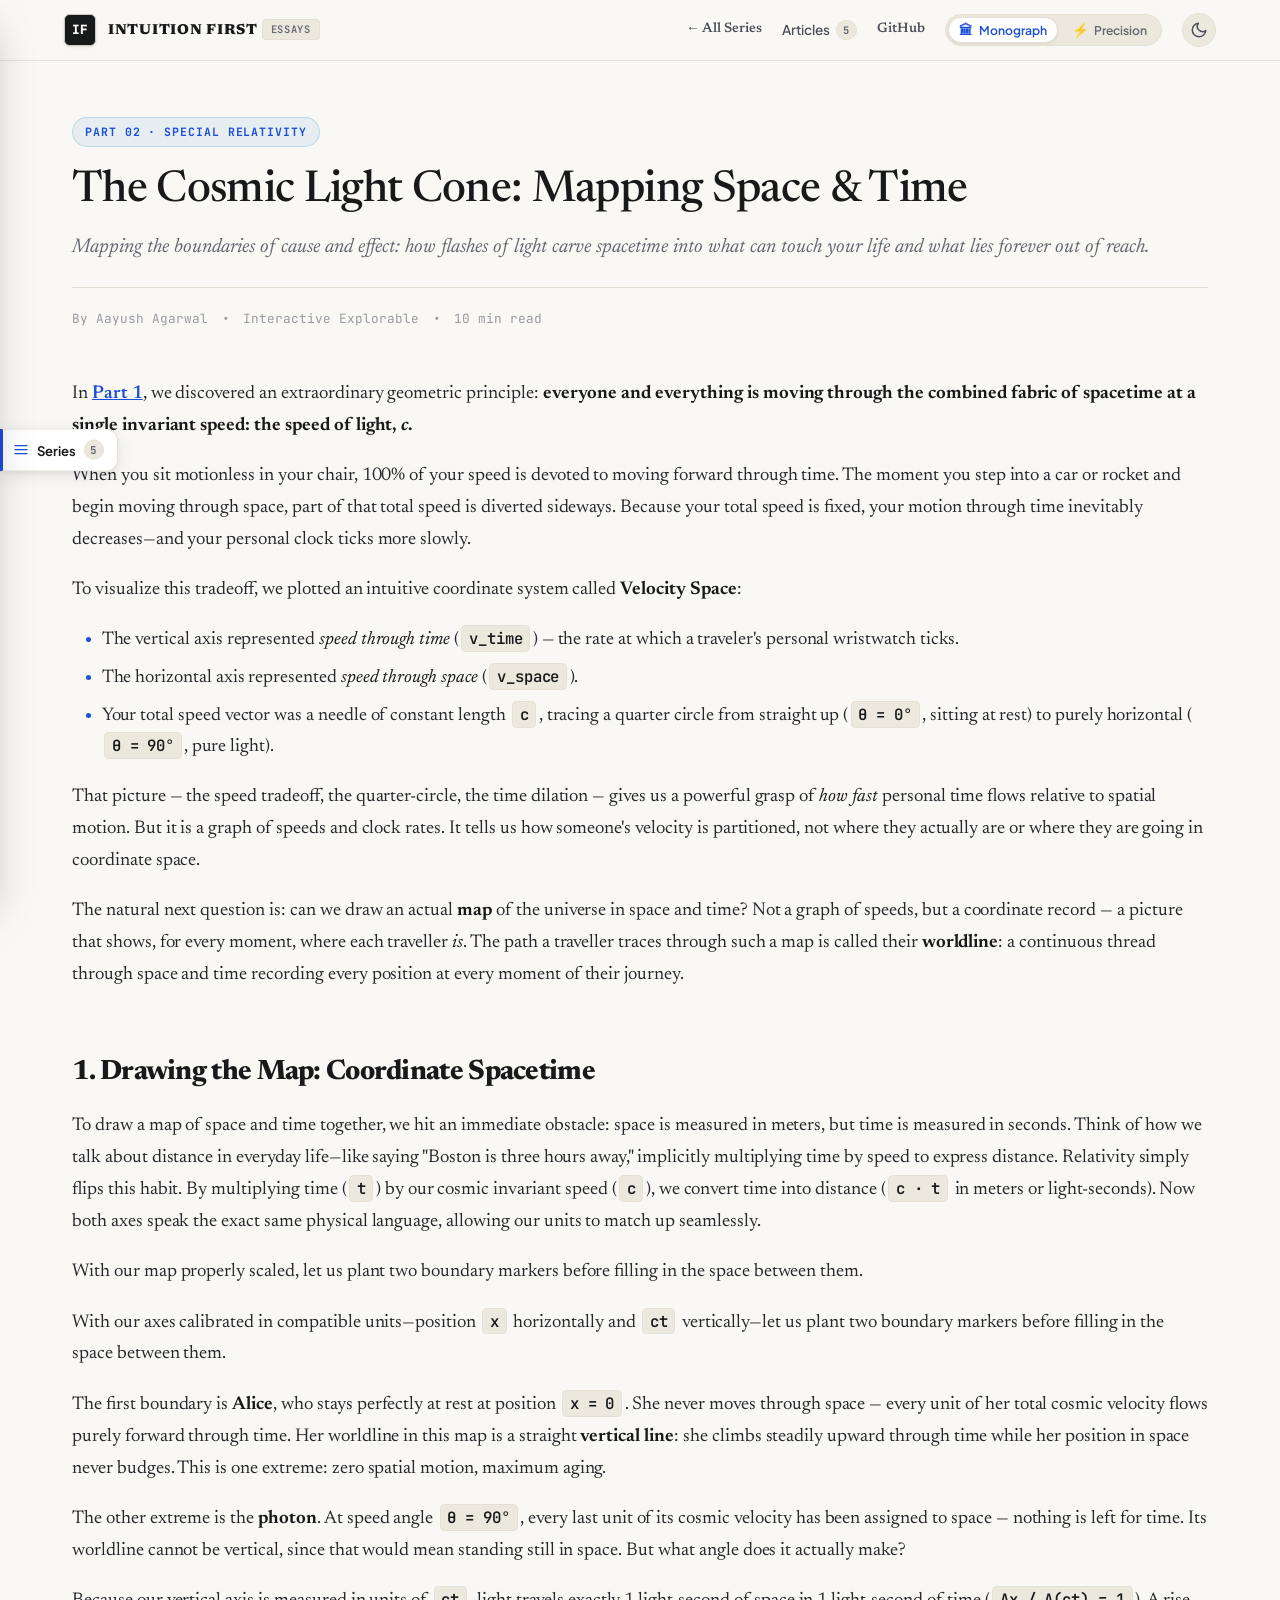
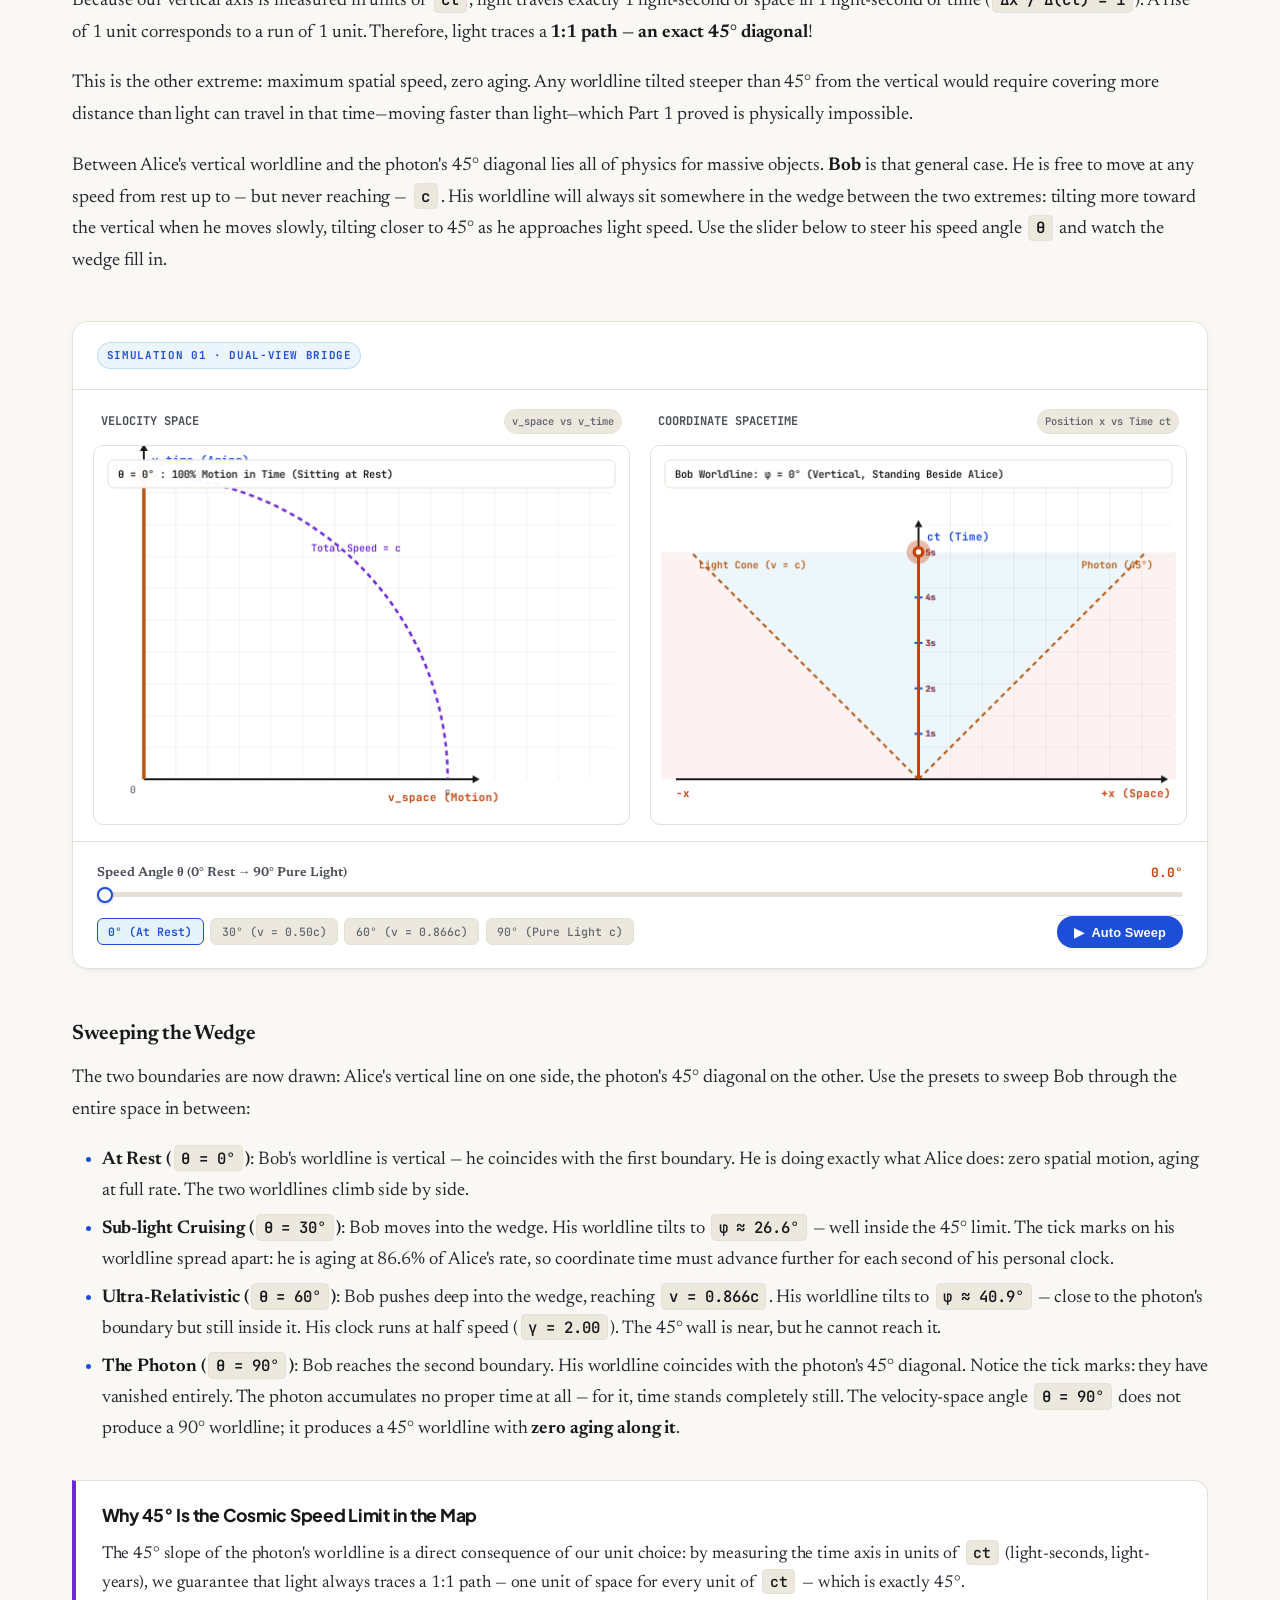
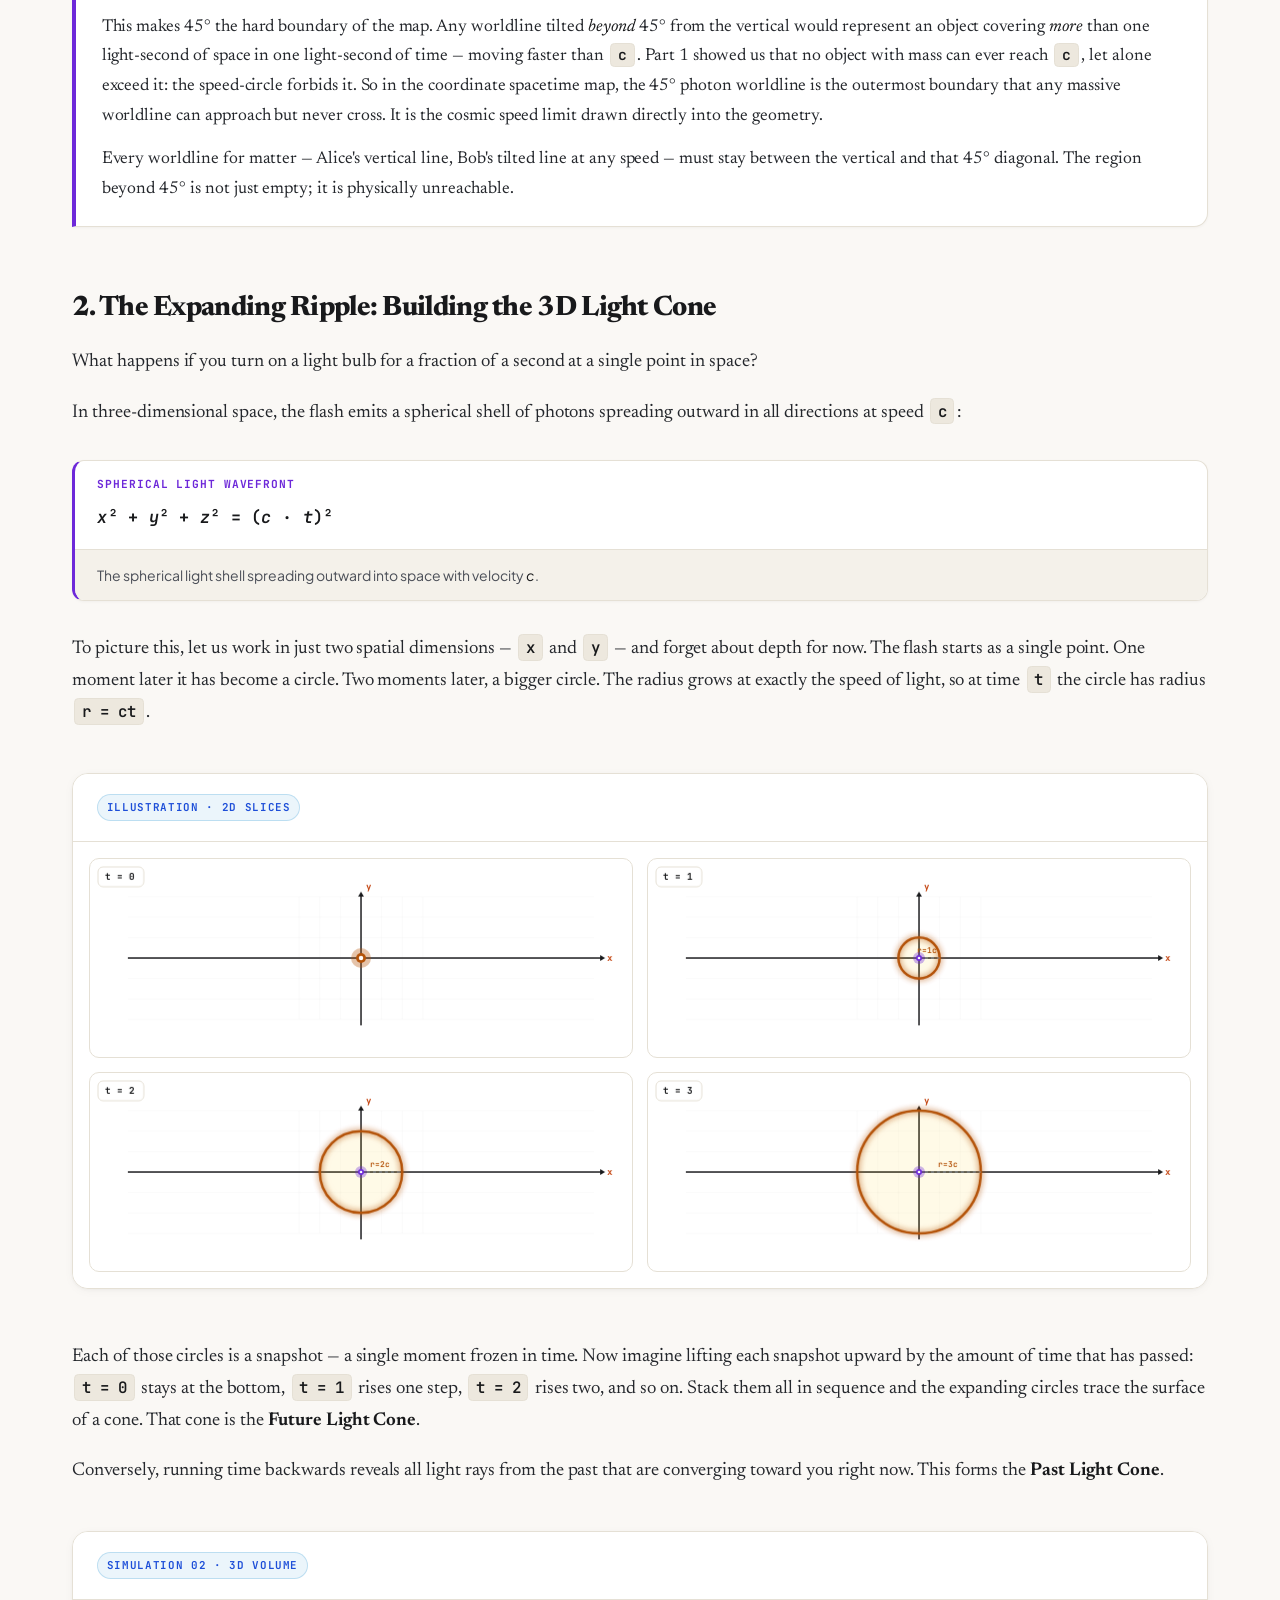
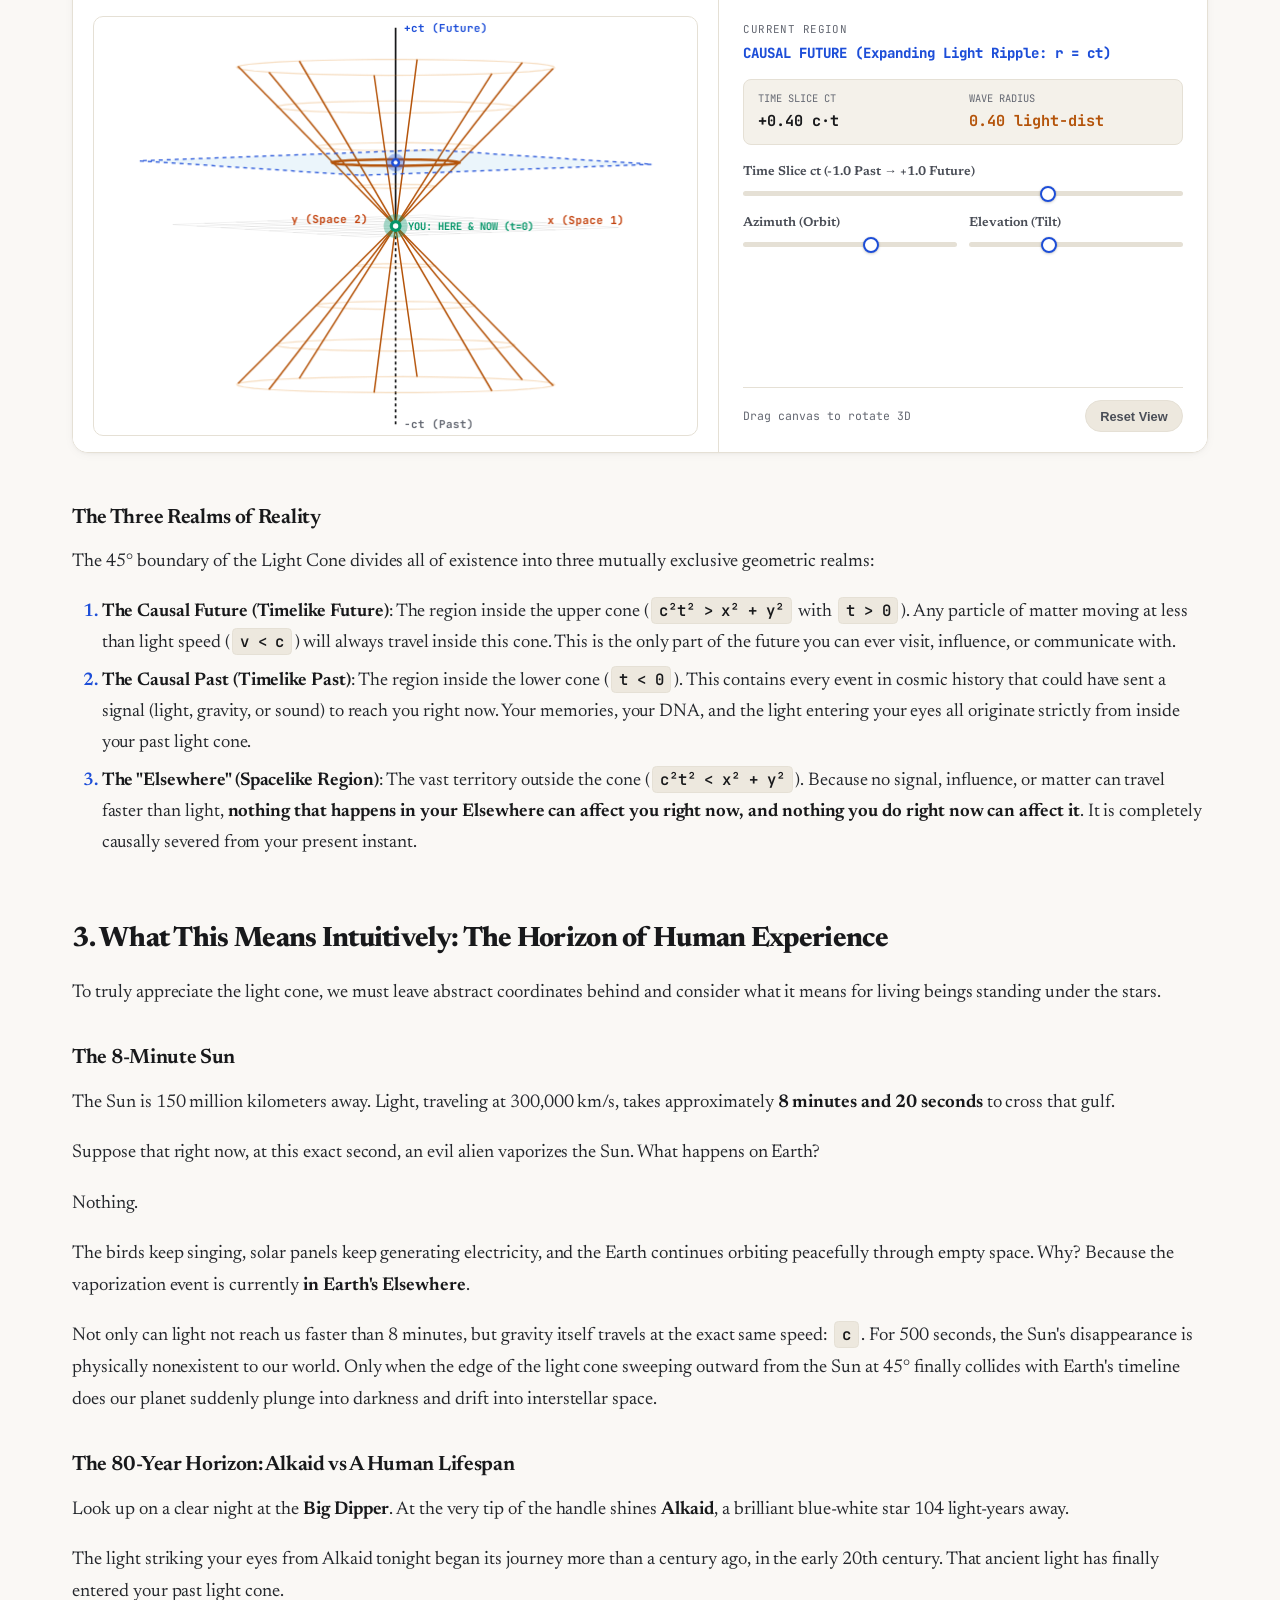
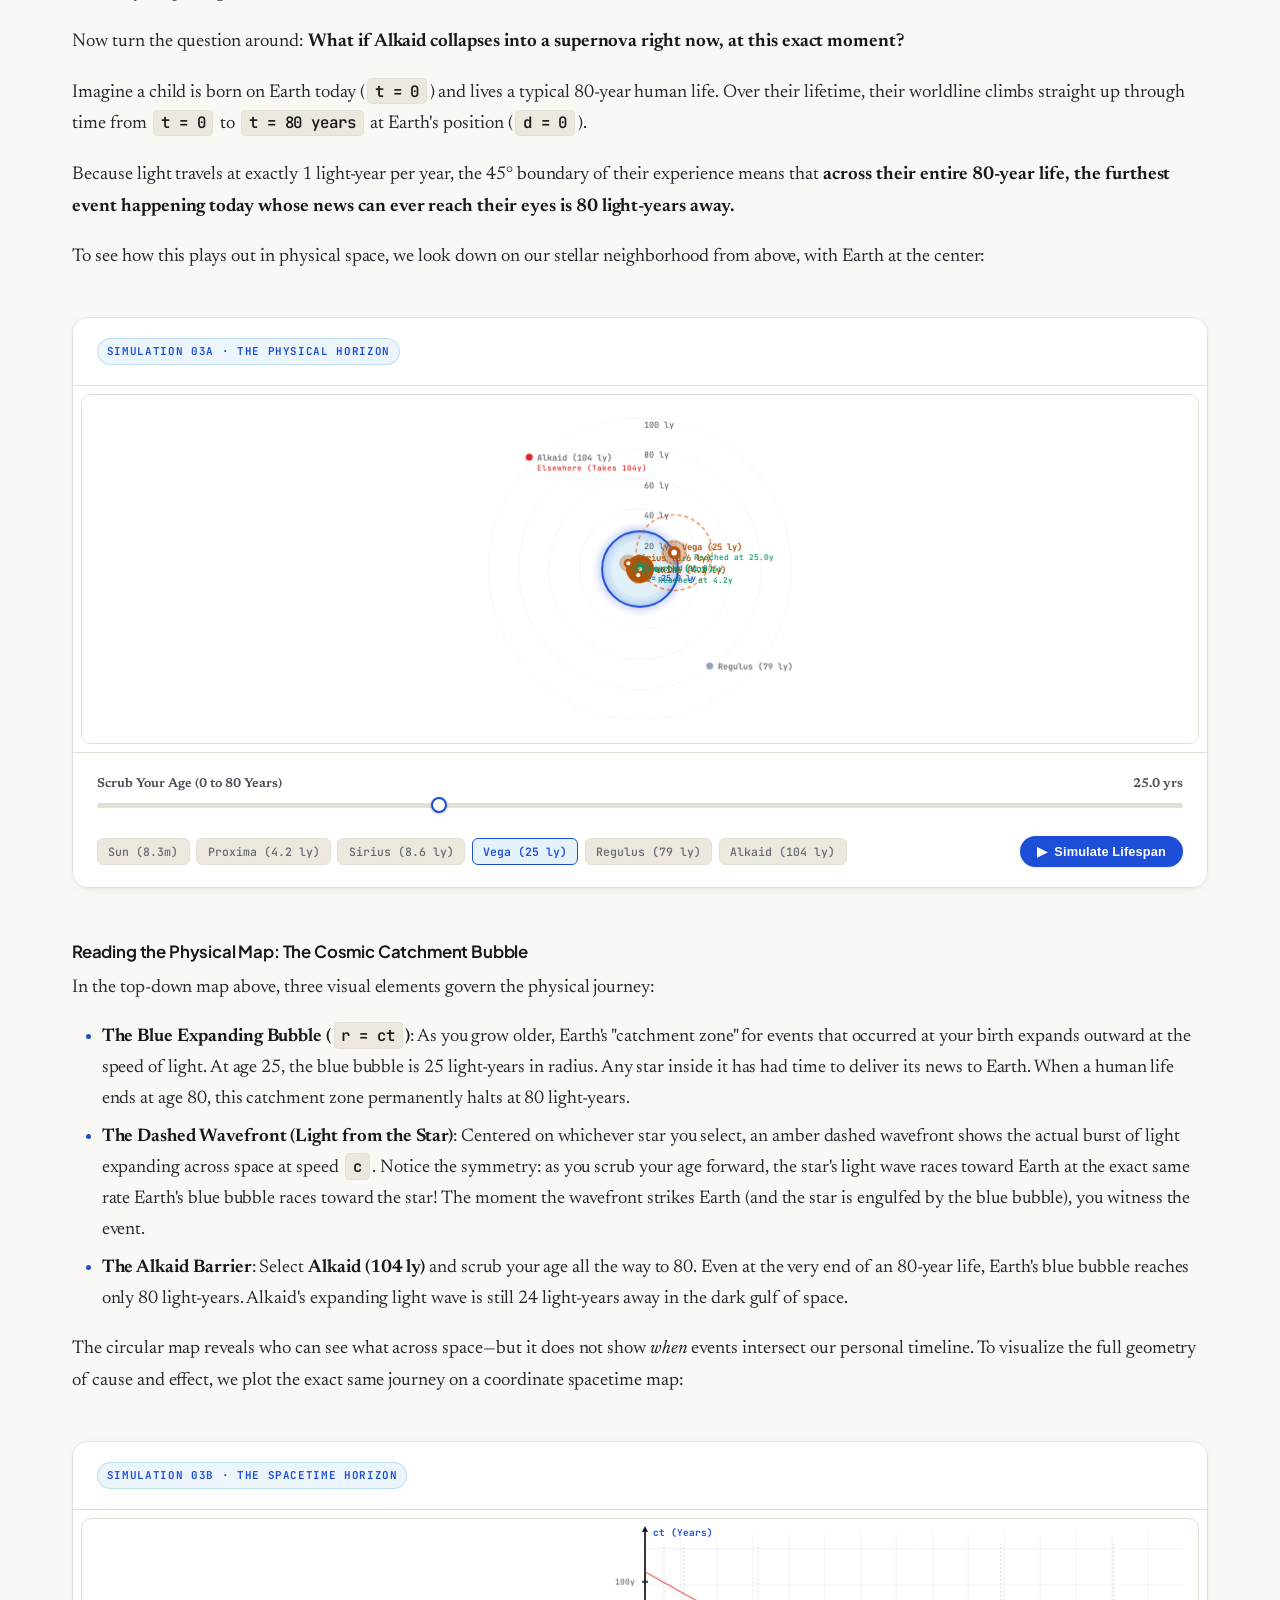
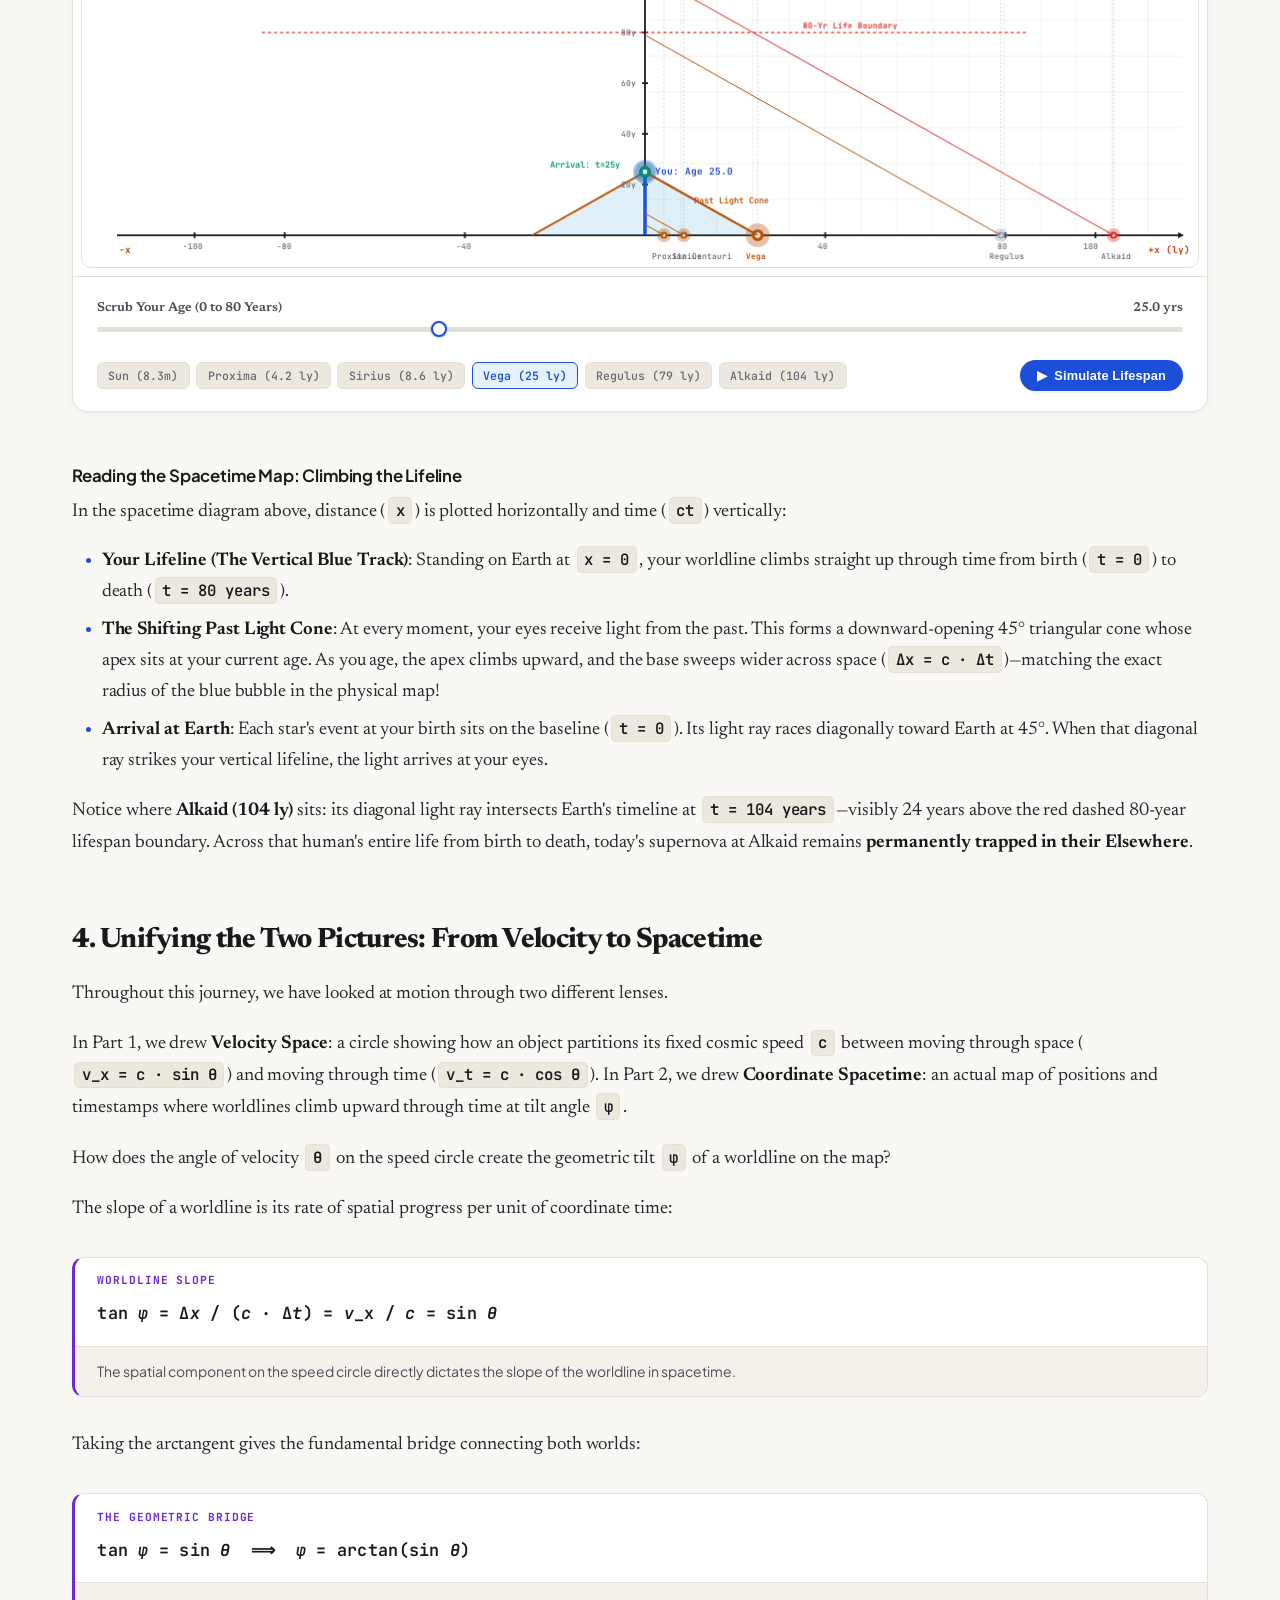
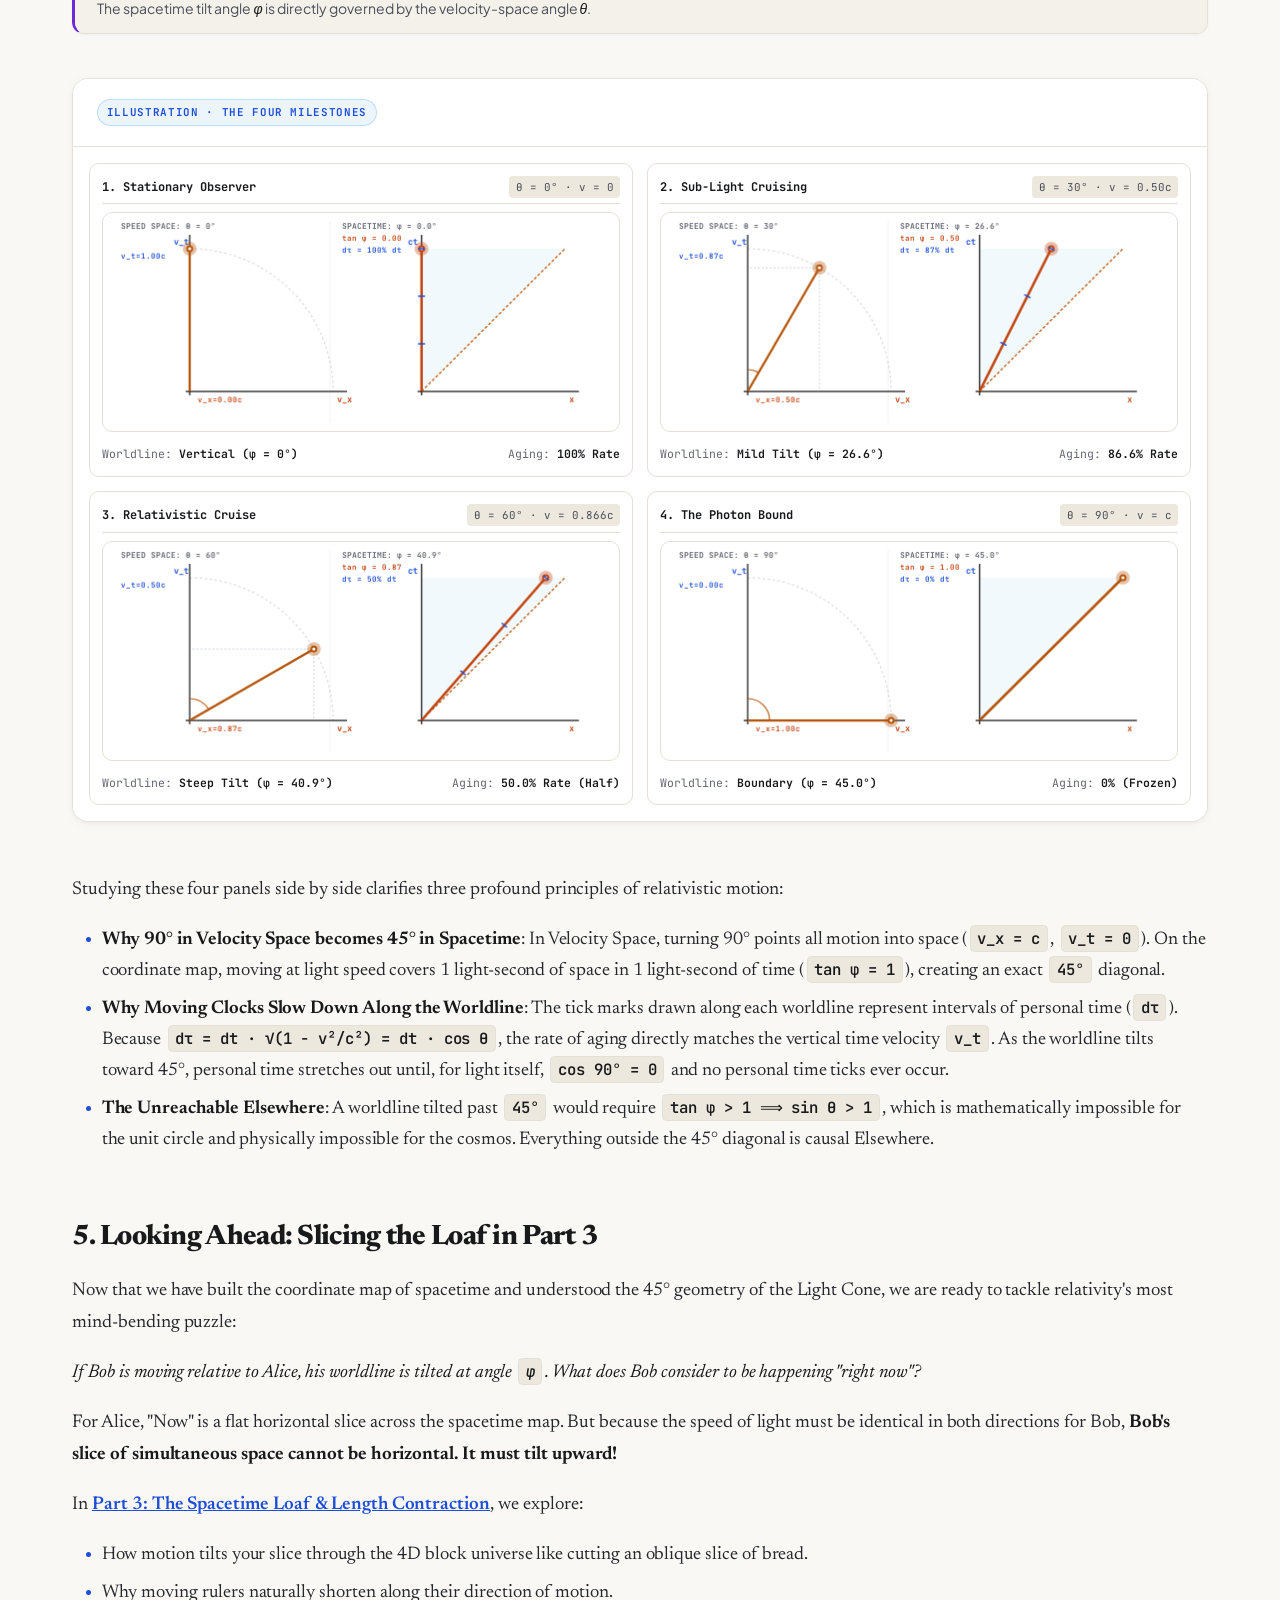
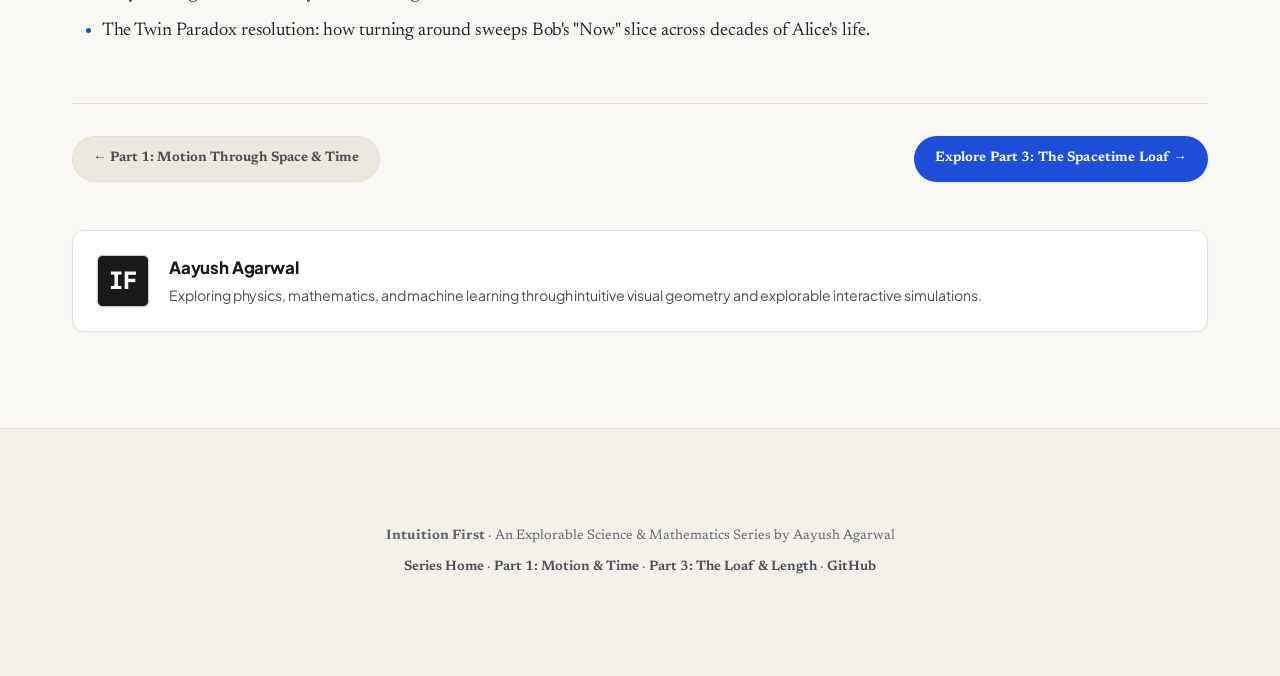
<file: posts/02-light-cone.html>
<!DOCTYPE html>
<html lang="en">

<head>
  <meta charset="UTF-8">
  <meta name="viewport" content="width=device-width, initial-scale=1.0">
  <title>The Cosmic Light Cone: Mapping Space & Time · Intuition First</title>
  <link rel="stylesheet" href="../css/style.css">
  <meta name="description"
    content="Mapping the boundaries of cause and effect: how flashes of light carve spacetime into what can touch your life and what lies forever out of reach.">
  <script>
    (function () {
      var savedTheme = null, savedStyle = null;
      try {
        savedTheme = localStorage.getItem('universe_theme');
        savedStyle = localStorage.getItem('universe_style');
      } catch (e) {}
      var theme = savedTheme ? savedTheme : 'light';
      var style = savedStyle ? savedStyle : 'monograph';
      document.documentElement.setAttribute('data-theme', theme);
      document.documentElement.setAttribute('data-style', style);
    })();
  </script>
</head>

<body>
  <div class="reading-progress-bar" id="reading-progress"></div>

  <!-- Top Navigation -->
  <nav class="site-nav">
    <div class="site-nav-inner">
      <a href="../index.html" class="brand-link">
        <div class="brand-badge">IF</div>
        <div>
          <span class="brand-title">INTUITION FIRST</span>
          <span class="brand-tag">ESSAYS</span>
        </div>
      </a>
      <div class="nav-links">
        <a href="../index.html">← All Series</a>
        <button type="button" class="btn-toggle-articles nav-link-btn" title="View all series essays">
          <span>Articles</span>
          <span class="nav-badge-count">3</span>
        </button>
        <a href="https://github.com/ayush2991/intuition-first" target="_blank" rel="noopener"
          class="nav-link-secondary">GitHub</a>
        <div class="style-toggle-group" role="group" aria-label="Reading Aesthetic">
          <button type="button" class="style-toggle-btn active" data-style-val="monograph" title="Monograph: Archival Editorial Serif">
            <span class="style-btn-icon">🏛</span>
            <span class="style-btn-text">Monograph</span>
          </button>
          <button type="button" class="style-toggle-btn" data-style-val="precision" title="Precision: Modern Technical HUD">
            <span class="style-btn-icon">⚡</span>
            <span class="style-btn-text">Precision</span>
          </button>
        </div>
        <button class="theme-toggle-btn" aria-label="Toggle theme" title="Toggle theme">
          <svg class="sun-icon" viewBox="0 0 24 24" width="18" height="18" fill="none" stroke="currentColor"
            stroke-width="2" stroke-linecap="round" stroke-linejoin="round">
            <circle cx="12" cy="12" r="5"></circle>
            <line x1="12" y1="1" x2="12" y2="3"></line>
            <line x1="12" y1="21" x2="12" y2="23"></line>
            <line x1="4.22" y1="4.22" x2="5.64" y2="5.64"></line>
            <line x1="18.36" y1="18.36" x2="19.78" y2="19.78"></line>
            <line x1="1" y1="12" x2="3" y2="12"></line>
            <line x1="21" y1="12" x2="23" y2="12"></line>
            <line x1="4.22" y1="19.78" x2="5.64" y2="18.36"></line>
            <line x1="18.36" y1="5.64" x2="19.78" y2="4.22"></line>
          </svg>
          <svg class="moon-icon" viewBox="0 0 24 24" width="18" height="18" fill="none" stroke="currentColor"
            stroke-width="2" stroke-linecap="round" stroke-linejoin="round">
            <path d="M21 12.79A9 9 0 1 1 11.21 3 7 7 0 0 0 21 12.79z"></path>
          </svg>
        </button>
      </div>
    </div>
  </nav>

  <!-- Main Article Body with Wide Container for Side-by-Side Visuals -->
  <main class="wide-reading-container">
    <!-- Article Header -->
    <header class="article-header">
      <div class="category-tag">Part 02 · Special Relativity</div>
      <h1 class="article-title">The Cosmic Light Cone: Mapping Space & Time</h1>
      <p class="article-subtitle">
        Mapping the boundaries of cause and effect: how flashes of light carve spacetime into what can touch your life
        and what lies forever out of reach.
      </p>
      <div class="article-meta">
        <span>By Aayush Agarwal</span>
        <span>•</span>
        <span>Interactive Explorable</span>
        <span>•</span>
        <span>10 min read</span>
      </div>
    </header>

    <!-- Editorial Prose -->
    <article class="editorial-prose">
      <p>
        In <a href="01-motion-and-time.html"
          style="color:var(--color-time); font-weight:600; text-decoration:underline;">Part 1</a>, we discovered an
        extraordinary geometric principle: <strong>everyone and everything is moving through the combined fabric of
          spacetime at a single invariant speed: the speed of light, <em>c</em>.</strong>
      </p>
      <p>
        When you sit motionless in your chair, 100% of your speed is devoted to moving forward through time. The moment
        you step into a car or rocket and begin moving through space, part of that total speed is diverted sideways.
        Because your total speed is fixed, your motion through time inevitably decreases—and your personal clock ticks
        more slowly.
      </p>
      <p>
        To visualize this tradeoff, we plotted an intuitive coordinate system called <strong>Velocity Space</strong>:
      </p>
      <ul>
        <li>The vertical axis represented <em>speed through time</em> (<span class="math-badge">v_time</span>) — the rate at which a traveler's personal wristwatch ticks.</li>
        <li>The horizontal axis represented <em>speed through space</em> (<span class="math-badge">v_space</span>).</li>
        <li>Your total speed vector was a needle of constant length <span class="math-badge">c</span>, tracing a quarter
          circle from straight up (<span class="math-badge">θ = 0°</span>, sitting at rest) to purely horizontal (<span
            class="math-badge">θ = 90°</span>, pure light).</li>
      </ul>
      <p>
        That picture — the speed tradeoff, the quarter-circle, the time dilation — gives us a powerful grasp of <em>how
          fast</em> personal time flows relative to spatial motion. But it is a graph of speeds and clock rates. It tells
        us how someone's velocity is partitioned, not where they actually are or where they are going in coordinate space.
      </p>
      <p>
        The natural next question is: can we draw an actual <strong>map</strong> of the universe in space and time? Not
        a graph of speeds, but a coordinate record — a picture that shows, for every moment, where each traveller
        <em>is</em>. The path a traveller traces through such a map is called their <strong>worldline</strong>: a
        continuous thread through space and time recording every position at every moment of their journey.
      </p>

      <!-- SECTION 1 -->
      <h2 id="interactive-bridge">1. Drawing the Map: Coordinate Spacetime</h2>
      <p>
        To draw a map of space and time together, we hit an immediate obstacle: space is measured in meters, but time is
        measured in seconds. Think of how we talk about distance in everyday life—like saying "Boston is three hours
        away," implicitly multiplying time by speed to express distance. Relativity simply flips this habit. By
        multiplying time (<span class="math-badge">t</span>) by our cosmic invariant speed (<span
          class="math-badge">c</span>), we convert time into distance (<span class="math-badge">c · t</span> in meters
        or light-seconds). Now both axes speak the exact same physical language, allowing our units to match up
        seamlessly.
      </p>
      <p>
        With our map properly scaled, let us plant two boundary markers before filling in the space between them.
      </p>

      <p>
        With our axes calibrated in compatible units—position <span class="math-badge">x</span> horizontally and <span
          class="math-badge">ct</span> vertically—let us plant two boundary markers before filling in the space between
        them.
      </p>
      <p>
        The first boundary is <strong>Alice</strong>, who stays perfectly at rest at position <span class="math-badge">x
          = 0</span>. She never moves through space — every unit of her total cosmic velocity flows purely forward
        through time. Her worldline in this map is a straight <strong>vertical line</strong>: she climbs steadily upward
        through time while her position in space never budges. This is one extreme: zero spatial motion, maximum aging.
      </p>
      <p>
        The other extreme is the <strong>photon</strong>. At speed angle <span class="math-badge">θ = 90°</span>, every
        last unit of its cosmic velocity has been assigned to space — nothing is left for time. Its worldline cannot be
        vertical, since that would mean standing still in space. But what angle does it actually make?
      </p>
      <p>
        Because our vertical axis is measured in units of <span class="math-badge">ct</span>, light travels exactly 1
        light-second of space in 1 light-second of time (<span class="math-badge">Δx / Δ(ct) = 1</span>). A rise of 1
        unit corresponds to a run of 1 unit. Therefore, light traces a <strong>1:1 path — an exact 45°
          diagonal</strong>!
      </p>
      <p>
        This is the other extreme: maximum spatial speed, zero aging. Any worldline tilted steeper than 45° from the
        vertical would require covering more distance than light can travel in that time—moving faster than light—which
        Part 1 proved is physically impossible.
      </p>
      <p>
        Between Alice's vertical worldline and the photon's 45° diagonal lies all of physics for massive objects.
        <strong>Bob</strong> is that general case. He is free to move at any speed from rest up to — but never reaching
        — <span class="math-badge">c</span>. His worldline will always sit somewhere in the wedge between the two
        extremes: tilting more toward the vertical when he moves slowly, tilting closer to 45° as he approaches light
        speed. Use the slider below to steer his speed angle <span class="math-badge">θ</span> and watch the wedge fill
        in.
      </p>

      <!-- WIDGET 1: SIDE-BY-SIDE BRIDGE -->
      <div id="widget-dual-bridge" class="interactive-artifact artifact-wide">
        <div class="artifact-header">
          <div>
            <div class="artifact-badge">SIMULATION 01 · DUAL-VIEW BRIDGE</div>
          </div>
        </div>
        <div class="comparison-grid">
          <!-- Left Column: Part 1 Speed Circle -->
          <div class="canvas-col">
            <div class="canvas-col-header">
              <span>VELOCITY SPACE</span>
              <span class="canvas-col-tag">v_space vs v_time</span>
            </div>
            <canvas class="canvas-speed"></canvas>
          </div>
          <!-- Right Column: Part 2 Spacetime Diagram -->
          <div class="canvas-col">
            <div class="canvas-col-header">
              <span>COORDINATE SPACETIME</span>
              <span class="canvas-col-tag">Position x vs Time ct</span>
            </div>
            <canvas class="canvas-spacetime"></canvas>
          </div>
        </div>
        <!-- Controls -->
        <div class="artifact-controls">
          <div class="control-item">
            <div class="control-header">
              <span>Speed Angle θ (0° Rest → 90° Pure Light)</span>
              <span class="control-val amber val-theta-label">0.0°</span>
            </div>
            <input type="range" class="range-slider slider-theta" min="0" max="90" step="0.5" value="0">
          </div>
          <div style="display:flex; flex-wrap:wrap; justify-content:space-between; align-items:center; gap:0.75rem;">
            <div class="preset-chips">
              <button class="chip-btn preset-btn active" data-theta="0">0° (At Rest)</button>
              <button class="chip-btn preset-btn" data-theta="30">30° (v = 0.50c)</button>
              <button class="chip-btn preset-btn" data-theta="60">60° (v = 0.866c)</button>
              <button class="chip-btn preset-btn" data-theta="90">90° (Pure Light c)</button>
            </div>
            <div class="toolbar-bottom" style="padding-top:0;">
              <button class="btn-primary btn-play">
                <span>▶</span><span>Auto Sweep</span>
              </button>
            </div>
          </div>
        </div>
      </div>

      <!-- KEY PRESET OBSERVATIONS -->
      <h3>Sweeping the Wedge</h3>
      <p>
        The two boundaries are now drawn: Alice's vertical line on one side, the photon's 45° diagonal on the other. Use
        the presets to sweep Bob through the entire space in between:
      </p>
      <ul>
        <li>
          <strong>At Rest (<span class="math-badge">θ = 0°</span>)</strong>: Bob's worldline is vertical — he coincides
          with the first boundary. He is doing exactly what Alice does: zero spatial motion, aging at full rate. The two
          worldlines climb side by side.
        </li>
        <li>
          <strong>Sub-light Cruising (<span class="math-badge">θ = 30°</span>)</strong>: Bob moves into the wedge. His
          worldline tilts to <span class="math-badge">φ ≈ 26.6°</span> — well inside the 45° limit. The tick marks on
          his worldline spread apart: he is aging at 86.6% of Alice's rate, so coordinate time must advance further for
          each second of his personal clock.
        </li>
        <li>
          <strong>Ultra-Relativistic (<span class="math-badge">θ = 60°</span>)</strong>: Bob pushes deep into the wedge,
          reaching <span class="math-badge">v = 0.866c</span>. His worldline tilts to <span class="math-badge">φ ≈
            40.9°</span> — close to the photon's boundary but still inside it. His clock runs at half speed (<span
            class="math-badge">γ = 2.00</span>). The 45° wall is near, but he cannot reach it.
        </li>
        <li>
          <strong>The Photon (<span class="math-badge">θ = 90°</span>)</strong>: Bob reaches the second boundary. His
          worldline coincides with the photon's 45° diagonal. Notice the tick marks: they have vanished entirely. The
          photon accumulates no proper time at all — for it, time stands completely still. The velocity-space angle
          <span class="math-badge">θ = 90°</span> does not produce a 90° worldline; it produces a 45° worldline with
          <strong>zero aging along it</strong>.
        </li>
      </ul>

      <!-- INSIGHT CALLOUT -->
      <div class="insight-callout">
        <h4>Why 45° Is the Cosmic Speed Limit in the Map</h4>
        <p>
          The 45° slope of the photon's worldline is a direct consequence of our unit choice: by measuring the time axis
          in units of <span class="math-badge">ct</span> (light-seconds, light-years), we guarantee that light always
          traces a 1:1 path — one unit of space for every unit of <span class="math-badge">ct</span> — which is exactly
          45°.
        </p>
        <p>
          This makes 45° the hard boundary of the map. Any worldline tilted <em>beyond</em> 45° from the vertical would
          represent an object covering <em>more</em> than one light-second of space in one light-second of time — moving
          faster than <span class="math-badge">c</span>. Part 1 showed us that no object with mass can ever reach <span
            class="math-badge">c</span>, let alone exceed it: the speed-circle forbids it. So in the coordinate
          spacetime map, the 45° photon worldline is the outermost boundary that any massive worldline can approach but
          never cross. It is the cosmic speed limit drawn directly into the geometry.
        </p>
        <p>
          Every worldline for matter — Alice's vertical line, Bob's tilted line at any speed — must stay between the
          vertical and that 45° diagonal. The region beyond 45° is not just empty; it is physically unreachable.
        </p>
      </div>

      <!-- SECTION 2 -->
      <h2>2. The Expanding Ripple: Building the 3D Light Cone</h2>
      <p>
        What happens if you turn on a light bulb for a fraction of a second at a single point in space?
      </p>
      <p>
        In three-dimensional space, the flash emits a spherical shell of photons spreading outward in all directions at
        speed <span class="math-badge">c</span>:
      </p>
      <div class="math-display-card">
        <div class="formula-card-header">
          <span class="formula-tag">Spherical Light Wavefront</span>
        </div>
        <div class="formula-body">
          <em>x</em>² + <em>y</em>² + <em>z</em>² = (<em>c</em> · <em>t</em>)²
        </div>
        <div class="formula-note">The spherical light shell spreading outward into space with velocity <em>c</em>.</div>
      </div>
      <p>
        To picture this, let us work in just two spatial dimensions — <span class="math-badge">x</span> and
        <span class="math-badge">y</span> — and forget about depth for now. The flash starts as a single point.
        One moment later it has become a circle. Two moments later, a bigger circle. The radius grows at exactly the
        speed of light, so at time <span class="math-badge">t</span> the circle has radius
        <span class="math-badge">r = ct</span>.
      </p>

      <!-- WIDGET 1b: EXPANDING CIRCLES GRID -->
      <div id="widget-expanding-circles" class="interactive-artifact">
        <div class="artifact-header">
          <div>
            <div class="artifact-badge">ILLUSTRATION · 2D SLICES</div>
          </div>
        </div>
        <div class="canvas-viewport" style="padding: 1rem;">
          <div id="expanding-circles-grid" class="expanding-circles-grid">
            <canvas class="circle-panel" data-t="0"></canvas>
            <canvas class="circle-panel" data-t="1"></canvas>
            <canvas class="circle-panel" data-t="2"></canvas>
            <canvas class="circle-panel" data-t="3"></canvas>
          </div>
        </div>
      </div>

      <p>
        Each of those circles is a snapshot — a single moment frozen in time. Now imagine lifting each snapshot
        upward by the amount of time that has passed: <span class="math-badge">t = 0</span> stays at the bottom,
        <span class="math-badge">t = 1</span> rises one step, <span class="math-badge">t = 2</span> rises two,
        and so on. Stack them all in sequence and the expanding circles trace the surface of a cone. That cone is the
        <strong>Future Light Cone</strong>.
      </p>
      <p>
        Conversely, running time backwards reveals all light rays from the past that are converging toward you right
        now. This forms the <strong>Past Light Cone</strong>.
      </p>

      <!-- WIDGET 2: 3D LIGHT CONE EXPLORER -->
      <div id="widget-3d-light-cone" class="interactive-artifact">
        <div class="artifact-header">
          <div>
            <div class="artifact-badge">SIMULATION 02 · 3D VOLUME</div>
          </div>
        </div>
        <div class="artifact-split">
          <!-- Left Column: Canvas Viewport -->
          <div class="split-canvas-col">
            <canvas></canvas>
          </div>
          <!-- Right Column: Control Deck & Telemetry -->
          <div class="split-controls-col">
            <div>
              <div style="margin-bottom: 0.85rem;">
                <div
                  style="font-family: var(--font-mono); font-size: 0.68rem; color: var(--text-muted); text-transform: uppercase; letter-spacing: 0.04em;">
                  CURRENT REGION</div>
                <div class="badge-region"
                  style="font-family: var(--font-mono); font-weight: 750; font-size: 0.88rem; color: var(--color-time); margin-top: 0.15rem;">
                  CAUSAL FUTURE</div>
              </div>
              <div
                style="display: grid; grid-template-columns: 1fr 1fr; gap: 0.75rem; padding: 0.65rem 0.85rem; border-radius: 0.5rem; background: var(--bg-card-subtle); border: 1px solid var(--border-subtle); margin-bottom: 1rem;">
                <div>
                  <div
                    style="font-family: var(--font-mono); font-size: 0.65rem; color: var(--text-muted); text-transform: uppercase;">
                    TIME SLICE ct</div>
                  <div class="val-slice-time"
                    style="font-family: var(--font-mono); font-weight: 700; font-size: 0.95rem; color: var(--text-primary);">
                    +0.40 c·t</div>
                </div>
                <div>
                  <div
                    style="font-family: var(--font-mono); font-size: 0.65rem; color: var(--text-muted); text-transform: uppercase;">
                    WAVE RADIUS</div>
                  <div class="val-wave-radius"
                    style="font-family: var(--font-mono); font-weight: 700; font-size: 0.95rem; color: var(--color-photon);">
                    0.40</div>
                </div>
              </div>
              <div class="control-item" style="margin-bottom: 1rem;">
                <div class="control-header">
                  <span>Time Slice ct (-1.0 Past → +1.0 Future)</span>
                </div>
                <input type="range" class="range-slider slider-time" min="-1" max="1" step="0.02" value="0.4">
              </div>
              <div style="display: grid; grid-template-columns: 1fr 1fr; gap: 0.75rem; margin-bottom: 0.5rem;">
                <div class="control-item">
                  <div class="control-header"><span>Azimuth (Orbit)</span></div>
                  <input type="range" class="range-slider slider-azimuth" min="-3.14" max="3.14" step="0.05"
                    value="0.65">
                </div>
                <div class="control-item">
                  <div class="control-header"><span>Elevation (Tilt)</span></div>
                  <input type="range" class="range-slider slider-elevation" min="-0.6" max="1.2" step="0.05"
                    value="0.05">
                </div>
              </div>
            </div>
            <div
              style="display: flex; justify-content: space-between; align-items: center; border-top: 1px solid var(--border-subtle); padding-top: 0.75rem;">
              <span style="font-family: var(--font-mono); font-size: 0.72rem; color: var(--text-muted);">Drag canvas to
                rotate 3D</span>
              <button class="btn-secondary btn-reset-view">Reset View</button>
            </div>
          </div>
        </div>
      </div>

      <!-- THE THREE COSMIC REGIONS -->
      <h3>The Three Realms of Reality</h3>
      <p>
        The 45° boundary of the Light Cone divides all of existence into three mutually exclusive geometric realms:
      </p>
      <ol>
        <li>
          <strong>The Causal Future (Timelike Future)</strong>: The region inside the upper cone (<span
            class="math-badge">c²t² > x² + y²</span> with <span class="math-badge">t > 0</span>). Any particle of matter
          moving at less than light speed (<span class="math-badge">v < c</span>) will always travel inside this cone.
              This is the only part of the future you can ever visit, influence, or communicate with.
        </li>
        <li>
          <strong>The Causal Past (Timelike Past)</strong>: The region inside the lower cone (<span class="math-badge">t
            < 0</span>). This contains every event in cosmic history that could have sent a signal (light, gravity, or
              sound) to reach you right now. Your memories, your DNA, and the light entering your eyes all originate
              strictly from inside your past light cone.
        </li>
        <li>
          <strong>The "Elsewhere" (Spacelike Region)</strong>: The vast territory outside the cone (<span
            class="math-badge">c²t² < x² + y²</span>). Because no signal, influence, or matter can travel faster than
              light, <strong>nothing that happens in your Elsewhere can affect you right now, and nothing you do right
                now can affect it</strong>. It is completely causally severed from your present instant.
        </li>
      </ol>

      <!-- SECTION 3 -->
      <h2>3. What This Means Intuitively: The Horizon of Human Experience</h2>
      <p>
        To truly appreciate the light cone, we must leave abstract coordinates behind and consider what it means for
        living beings standing under the stars.
      </p>
      <h3>The 8-Minute Sun</h3>
      <p>
        The Sun is 150 million kilometers away. Light, traveling at 300,000 km/s, takes approximately <strong>8 minutes
          and 20 seconds</strong> to cross that gulf.
      </p>
      <p>
        Suppose that right now, at this exact second, an evil alien vaporizes the Sun. What happens on Earth?
      </p>
      <p>
        Nothing.
      </p>
      <p>
        The birds keep singing, solar panels keep generating electricity, and the Earth continues orbiting peacefully
        through empty space. Why? Because the vaporization event is currently <strong>in Earth's Elsewhere</strong>.
      </p>
      <p>
        Not only can light not reach us faster than 8 minutes, but gravity itself travels at the exact same speed: <span
          class="math-badge">c</span>. For 500 seconds, the Sun's disappearance is physically nonexistent to our world.
        Only when the edge of the light cone sweeping outward from the Sun at 45° finally collides with Earth's timeline
        does our planet suddenly plunge into darkness and drift into interstellar space.
      </p>

      <h3>The 80-Year Horizon: Alkaid vs A Human Lifespan</h3>
      <p>
        Look up on a clear night at the <strong>Big Dipper</strong>. At the very tip of the handle shines
        <strong>Alkaid</strong>, a brilliant blue-white star 104 light-years away.
      </p>
      <p>
        The light striking your eyes from Alkaid tonight began its journey more than a century ago, in the early 20th
        century. That ancient light has finally entered your past light cone.
      </p>
      <p>
        Now turn the question around: <strong>What if Alkaid collapses into a supernova right now, at this exact
          moment?</strong>
      </p>
      <p>
        Imagine a child is born on Earth today (<span class="math-badge">t = 0</span>) and lives a typical 80-year human
        life. Over their lifetime, their worldline climbs straight up through time from <span class="math-badge">t =
          0</span> to <span class="math-badge">t = 80 years</span> at Earth's position (<span class="math-badge">d =
          0</span>).
      </p>
      <p>
        Because light travels at exactly 1 light-year per year, the 45° boundary of their experience means that
        <strong>across their entire 80-year life, the furthest event happening today whose news can ever reach their
          eyes is 80 light-years away.</strong>
      </p>
      <p>
        To see how this plays out in physical space, we look down on our stellar neighborhood from above, with Earth at
        the center:
      </p>

      <!-- WIDGET 3A: PHYSICAL HORIZON -->
      <div id="widget-cosmic-horizon-space" class="interactive-artifact">
        <div class="artifact-header">
          <div>
            <div class="artifact-badge">SIMULATION 03A · THE PHYSICAL HORIZON</div>
          </div>
        </div>

        <div class="canvas-viewport" style="padding: 0.5rem; text-align: center;">
          <canvas class="canvas-radar" style="width: 100%; height: 350px; display: block; margin: 0 auto;"></canvas>
        </div>

        <!-- Controls Deck -->
        <div class="artifact-controls">
          <div class="control-item">
            <div class="control-header">
              <span>Scrub Your Age (0 to 80 Years)</span>
              <span class="range-val val-age-num">25 yrs</span>
            </div>
            <input type="range" class="range-slider slider-lifespan-age" min="0" max="80" step="0.5" value="25">
          </div>

          <div
            style="display:flex; flex-wrap:wrap; justify-content:space-between; align-items:center; gap:0.75rem; margin-top:0.625rem;">
            <div class="preset-chips">
              <button class="chip-btn preset-star" data-dist="0.000016" data-name="The Sun">Sun (8.3m)</button>
              <button class="chip-btn preset-star" data-dist="4.2" data-name="Proxima Centauri">Proxima (4.2
                ly)</button>
              <button class="chip-btn preset-star" data-dist="8.6" data-name="Sirius">Sirius (8.6 ly)</button>
              <button class="chip-btn preset-star active" data-dist="25" data-name="Vega">Vega (25 ly)</button>
              <button class="chip-btn preset-star" data-dist="79" data-name="Regulus">Regulus (79 ly)</button>
              <button class="chip-btn preset-star" data-dist="104" data-name="Alkaid">Alkaid (104 ly)</button>
            </div>
            <button class="btn-primary btn-auto-age"><span>▶</span><span>Simulate Lifespan</span></button>
          </div>
        </div>
      </div>

      <h4>Reading the Physical Map: The Cosmic Catchment Bubble</h4>
      <p>
        In the top-down map above, three visual elements govern the physical journey:
      </p>
      <ul>
        <li>
          <strong>The Blue Expanding Bubble (<span class="math-badge">r = ct</span>)</strong>: As you grow older,
          Earth's "catchment zone" for events that occurred at your birth expands outward at the speed of light. At age
          25, the blue bubble is 25 light-years in radius. Any star inside it has had time to deliver its news to Earth.
          When a human life ends at age 80, this catchment zone permanently halts at 80 light-years.
        </li>
        <li>
          <strong>The Dashed Wavefront (Light from the Star)</strong>: Centered on whichever star you select, an amber
          dashed wavefront shows the actual burst of light expanding across space at speed <span
            class="math-badge">c</span>. Notice the symmetry: as you scrub your age forward, the star's light wave races
          toward Earth at the exact same rate Earth's blue bubble races toward the star! The moment the wavefront
          strikes Earth (and the star is engulfed by the blue bubble), you witness the event.
        </li>
        <li>
          <strong>The Alkaid Barrier</strong>: Select <strong>Alkaid (104 ly)</strong> and scrub your age all the way to
          80. Even at the very end of an 80-year life, Earth's blue bubble reaches only 80 light-years. Alkaid's
          expanding light wave is still 24 light-years away in the dark gulf of space.
        </li>
      </ul>

      <p>
        The circular map reveals who can see what across space—but it does not show <em>when</em> events intersect our
        personal timeline. To visualize the full geometry of cause and effect, we plot the exact same journey on a
        coordinate spacetime map:
      </p>

      <!-- WIDGET 3B: SPACETIME HORIZON -->
      <div id="widget-cosmic-horizon-spacetime" class="interactive-artifact">
        <div class="artifact-header">
          <div>
            <div class="artifact-badge">SIMULATION 03B · THE SPACETIME HORIZON</div>
          </div>
        </div>

        <div class="canvas-viewport" style="padding: 0.5rem; text-align: center;">
          <canvas class="canvas-spacetime-cone"
            style="width: 100%; height: 350px; display: block; margin: 0 auto;"></canvas>
        </div>

        <!-- Controls Deck -->
        <div class="artifact-controls">
          <div class="control-item">
            <div class="control-header">
              <span>Scrub Your Age (0 to 80 Years)</span>
              <span class="range-val val-age-num">25 yrs</span>
            </div>
            <input type="range" class="range-slider slider-lifespan-age" min="0" max="80" step="0.5" value="25">
          </div>

          <div
            style="display:flex; flex-wrap:wrap; justify-content:space-between; align-items:center; gap:0.75rem; margin-top:0.625rem;">
            <div class="preset-chips">
              <button class="chip-btn preset-star" data-dist="0.000016" data-name="The Sun">Sun (8.3m)</button>
              <button class="chip-btn preset-star" data-dist="4.2" data-name="Proxima Centauri">Proxima (4.2
                ly)</button>
              <button class="chip-btn preset-star" data-dist="8.6" data-name="Sirius">Sirius (8.6 ly)</button>
              <button class="chip-btn preset-star active" data-dist="25" data-name="Vega">Vega (25 ly)</button>
              <button class="chip-btn preset-star" data-dist="79" data-name="Regulus">Regulus (79 ly)</button>
              <button class="chip-btn preset-star" data-dist="104" data-name="Alkaid">Alkaid (104 ly)</button>
            </div>
            <button class="btn-primary btn-auto-age"><span>▶</span><span>Simulate Lifespan</span></button>
          </div>
        </div>
      </div>

      <h4>Reading the Spacetime Map: Climbing the Lifeline</h4>
      <p>
        In the spacetime diagram above, distance (<span class="math-badge">x</span>) is plotted horizontally and time
        (<span class="math-badge">ct</span>) vertically:
      </p>
      <ul>
        <li>
          <strong>Your Lifeline (The Vertical Blue Track)</strong>: Standing on Earth at <span class="math-badge">x =
            0</span>, your worldline climbs straight up through time from birth (<span class="math-badge">t = 0</span>)
          to death (<span class="math-badge">t = 80 years</span>).
        </li>
        <li>
          <strong>The Shifting Past Light Cone</strong>: At every moment, your eyes receive light from the past. This
          forms a downward-opening 45° triangular cone whose apex sits at your current age. As you age, the apex climbs
          upward, and the base sweeps wider across space (<span class="math-badge">Δx = c · Δt</span>)—matching the
          exact radius of the blue bubble in the physical map!
        </li>
        <li>
          <strong>Arrival at Earth</strong>: Each star's event at your birth sits on the baseline (<span
            class="math-badge">t = 0</span>). Its light ray races diagonally toward Earth at 45°. When that diagonal ray
          strikes your vertical lifeline, the light arrives at your eyes.
        </li>
      </ul>
      <p>
        Notice where <strong>Alkaid (104 ly)</strong> sits: its diagonal light ray intersects Earth's timeline at <span
          class="math-badge">t = 104 years</span>—visibly 24 years above the red dashed 80-year lifespan boundary.
        Across that human's entire life from birth to death, today's supernova at Alkaid remains <strong>permanently
          trapped in their Elsewhere</strong>.
      </p>

      <!-- SECTION 4 -->
      <h2>4. Unifying the Two Pictures: From Velocity to Spacetime</h2>
      <p>
        Throughout this journey, we have looked at motion through two different lenses.
      </p>
      <p>
        In Part 1, we drew <strong>Velocity Space</strong>: a circle showing how an object partitions its fixed cosmic
        speed <span class="math-badge">c</span> between moving through space (<span class="math-badge">v_x = c · sin
          θ</span>) and moving through time (<span class="math-badge">v_t = c · cos θ</span>). In Part 2, we drew
        <strong>Coordinate Spacetime</strong>: an actual map of positions and timestamps where worldlines climb upward
        through time at tilt angle <span class="math-badge">φ</span>.
      </p>
      <p>
        How does the angle of velocity <span class="math-badge">θ</span> on the speed circle create the geometric tilt
        <span class="math-badge">φ</span> of a worldline on the map?
      </p>
      <p>
        The slope of a worldline is its rate of spatial progress per unit of coordinate time:
      </p>
      <div class="math-display-card">
        <div class="formula-card-header">
          <span class="formula-tag">Worldline Slope</span>
        </div>
        <div class="formula-body">
          tan <em>φ</em> = Δ<em>x</em> / (<em>c</em> · Δ<em>t</em>) = <em>v</em>_x / <em>c</em> = sin <em>θ</em>
        </div>
        <div class="formula-note">The spatial component on the speed circle directly dictates the slope of the worldline
          in spacetime.</div>
      </div>
      <p>
        Taking the arctangent gives the fundamental bridge connecting both worlds:
      </p>
      <div class="math-display-card">
        <div class="formula-card-header">
          <span class="formula-tag">The Geometric Bridge</span>
        </div>
        <div class="formula-body">
          tan <em>φ</em> = sin <em>θ</em> &nbsp;⟹&nbsp; <em>φ</em> = arctan(sin <em>θ</em>)
        </div>
        <div class="formula-note">The spacetime tilt angle <em>φ</em> is directly governed by the velocity-space angle
          <em>θ</em>.</div>
      </div>

      <!-- WIDGET 1c: 2x2 SYNTHESIS GRID -->
      <div id="widget-synthesis-grid" class="interactive-artifact">
        <div class="artifact-header">
          <div>
            <div class="artifact-badge">ILLUSTRATION · THE FOUR MILESTONES</div>
          </div>
        </div>
        <div class="canvas-viewport" style="padding: 1rem;">
          <div class="synthesis-grid">
            <!-- Panel 1: At Rest -->
            <div class="synthesis-panel-card">
              <div class="synthesis-panel-header">
                <span class="synthesis-panel-title">1. Stationary Observer</span>
                <span class="synthesis-panel-tag">θ = 0° · v = 0</span>
              </div>
              <div class="synthesis-canvas-wrap">
                <canvas data-preset="0"></canvas>
              </div>
              <div class="synthesis-panel-footer">
                <span>Worldline: <strong>Vertical (φ = 0°)</strong></span>
                <span>Aging: <strong>100% Rate</strong></span>
              </div>
            </div>

            <!-- Panel 2: Sub-light Cruising -->
            <div class="synthesis-panel-card">
              <div class="synthesis-panel-header">
                <span class="synthesis-panel-title">2. Sub-Light Cruising</span>
                <span class="synthesis-panel-tag">θ = 30° · v = 0.50c</span>
              </div>
              <div class="synthesis-canvas-wrap">
                <canvas data-preset="30"></canvas>
              </div>
              <div class="synthesis-panel-footer">
                <span>Worldline: <strong>Mild Tilt (φ = 26.6°)</strong></span>
                <span>Aging: <strong>86.6% Rate</strong></span>
              </div>
            </div>

            <!-- Panel 3: Ultra-Relativistic -->
            <div class="synthesis-panel-card">
              <div class="synthesis-panel-header">
                <span class="synthesis-panel-title">3. Relativistic Cruise</span>
                <span class="synthesis-panel-tag">θ = 60° · v = 0.866c</span>
              </div>
              <div class="synthesis-canvas-wrap">
                <canvas data-preset="60"></canvas>
              </div>
              <div class="synthesis-panel-footer">
                <span>Worldline: <strong>Steep Tilt (φ = 40.9°)</strong></span>
                <span>Aging: <strong>50.0% Rate (Half)</strong></span>
              </div>
            </div>

            <!-- Panel 4: The Photon Bound -->
            <div class="synthesis-panel-card">
              <div class="synthesis-panel-header">
                <span class="synthesis-panel-title">4. The Photon Bound</span>
                <span class="synthesis-panel-tag">θ = 90° · v = c</span>
              </div>
              <div class="synthesis-canvas-wrap">
                <canvas data-preset="90"></canvas>
              </div>
              <div class="synthesis-panel-footer">
                <span>Worldline: <strong>Boundary (φ = 45.0°)</strong></span>
                <span>Aging: <strong>0% (Frozen)</strong></span>
              </div>
            </div>
          </div>
        </div>
      </div>

      <p>
        Studying these four panels side by side clarifies three profound principles of relativistic motion:
      </p>
      <ul>
        <li>
          <strong>Why 90° in Velocity Space becomes 45° in Spacetime</strong>: In Velocity Space, turning 90° points all
          motion into space (<span class="math-badge">v_x = c</span>, <span class="math-badge">v_t = 0</span>). On the
          coordinate map, moving at light speed covers 1 light-second of space in 1 light-second of time (<span
            class="math-badge">tan φ = 1</span>), creating an exact <span class="math-badge">45°</span> diagonal.
        </li>
        <li>
          <strong>Why Moving Clocks Slow Down Along the Worldline</strong>: The tick marks drawn along each worldline
          represent intervals of personal time (<span class="math-badge">dτ</span>). Because <span class="math-badge">dτ
            = dt · √(1 − v²/c²) = dt · cos θ</span>, the rate of aging directly matches the vertical time velocity <span
            class="math-badge">v_t</span>. As the worldline tilts toward 45°, personal time stretches out until, for
          light itself, <span class="math-badge">cos 90° = 0</span> and no personal time ticks ever occur.
        </li>
        <li>
          <strong>The Unreachable Elsewhere</strong>: A worldline tilted past <span class="math-badge">45°</span> would
          require <span class="math-badge">tan φ &gt; 1 ⟹ sin θ &gt; 1</span>, which is mathematically impossible for
          the unit circle and physically impossible for the cosmos. Everything outside the 45° diagonal is causal
          Elsewhere.
        </li>
      </ul>

      <!-- SECTION 5 -->
      <h2>5. Looking Ahead: Slicing the Loaf in Part 3</h2>
      <p>
        Now that we have built the coordinate map of spacetime and understood the 45° geometry of the Light Cone, we are
        ready to tackle relativity's most mind-bending puzzle:
      </p>
      <p>
        <em>If Bob is moving relative to Alice, his worldline is tilted at angle <span class="math-badge">φ</span>. What
          does Bob consider to be happening "right now"?</em>
      </p>
      <p>
        For Alice, "Now" is a flat horizontal slice across the spacetime map. But because the speed of light must be
        identical in both directions for Bob, <strong>Bob's slice of simultaneous space cannot be horizontal. It must
          tilt upward!</strong>
      </p>
      <p>
        In <a href="03-spacetime-loaf.html"
          style="color:var(--color-time); font-weight:600; text-decoration:underline;">Part 3: The Spacetime Loaf &
          Length Contraction</a>, we explore:
      </p>
      <ul>
        <li>How motion tilts your slice through the 4D block universe like cutting an oblique slice of bread.</li>
        <li>Why moving rulers naturally shorten along their direction of motion.</li>
        <li>The Twin Paradox resolution: how turning around sweeps Bob's "Now" slice across decades of Alice's life.
        </li>
      </ul>

      <!-- SERIES PAGER -->
      <div class="series-pager">
        <a href="01-motion-and-time.html" class="btn-secondary">
          ← Part 1: Motion Through Space & Time
        </a>
        <a href="03-spacetime-loaf.html" class="btn-primary">
          Explore Part 3: The Spacetime Loaf →
        </a>
      </div>

      <!-- AUTHOR BIO -->
      <div class="article-author">
        <div class="brand-badge">IF</div>
        <div>
          <h4>Aayush Agarwal</h4>
          <p>
            Exploring physics, mathematics, and machine learning through intuitive visual geometry and explorable
            interactive
            simulations.
          </p>
        </div>
      </div>
    </article>
  </main>

  <!-- Site Footer -->
  <footer class="site-footer">
    <div class="wide-container">
      <p><strong>Intuition First</strong> · An Explorable Science & Mathematics Series by Aayush Agarwal</p>
      <p style="margin-top: 0.5rem;">
        <a href="../index.html">Series Home</a> · <a href="01-motion-and-time.html">Part 1: Motion & Time</a> · <a
          href="03-spacetime-loaf.html">Part 3: The Loaf & Length</a> · <a
          href="https://github.com/ayush2991/intuition-first" target="_blank" rel="noopener">GitHub</a>
      </p>
    </div>
  </footer>

  <!-- Universal Client-Side Script (100% Static & file:// compatible) -->
  <script src="../js/core.js"></script>
  <script src="../js/post-02.js"></script>
</body>

</html>
</file>
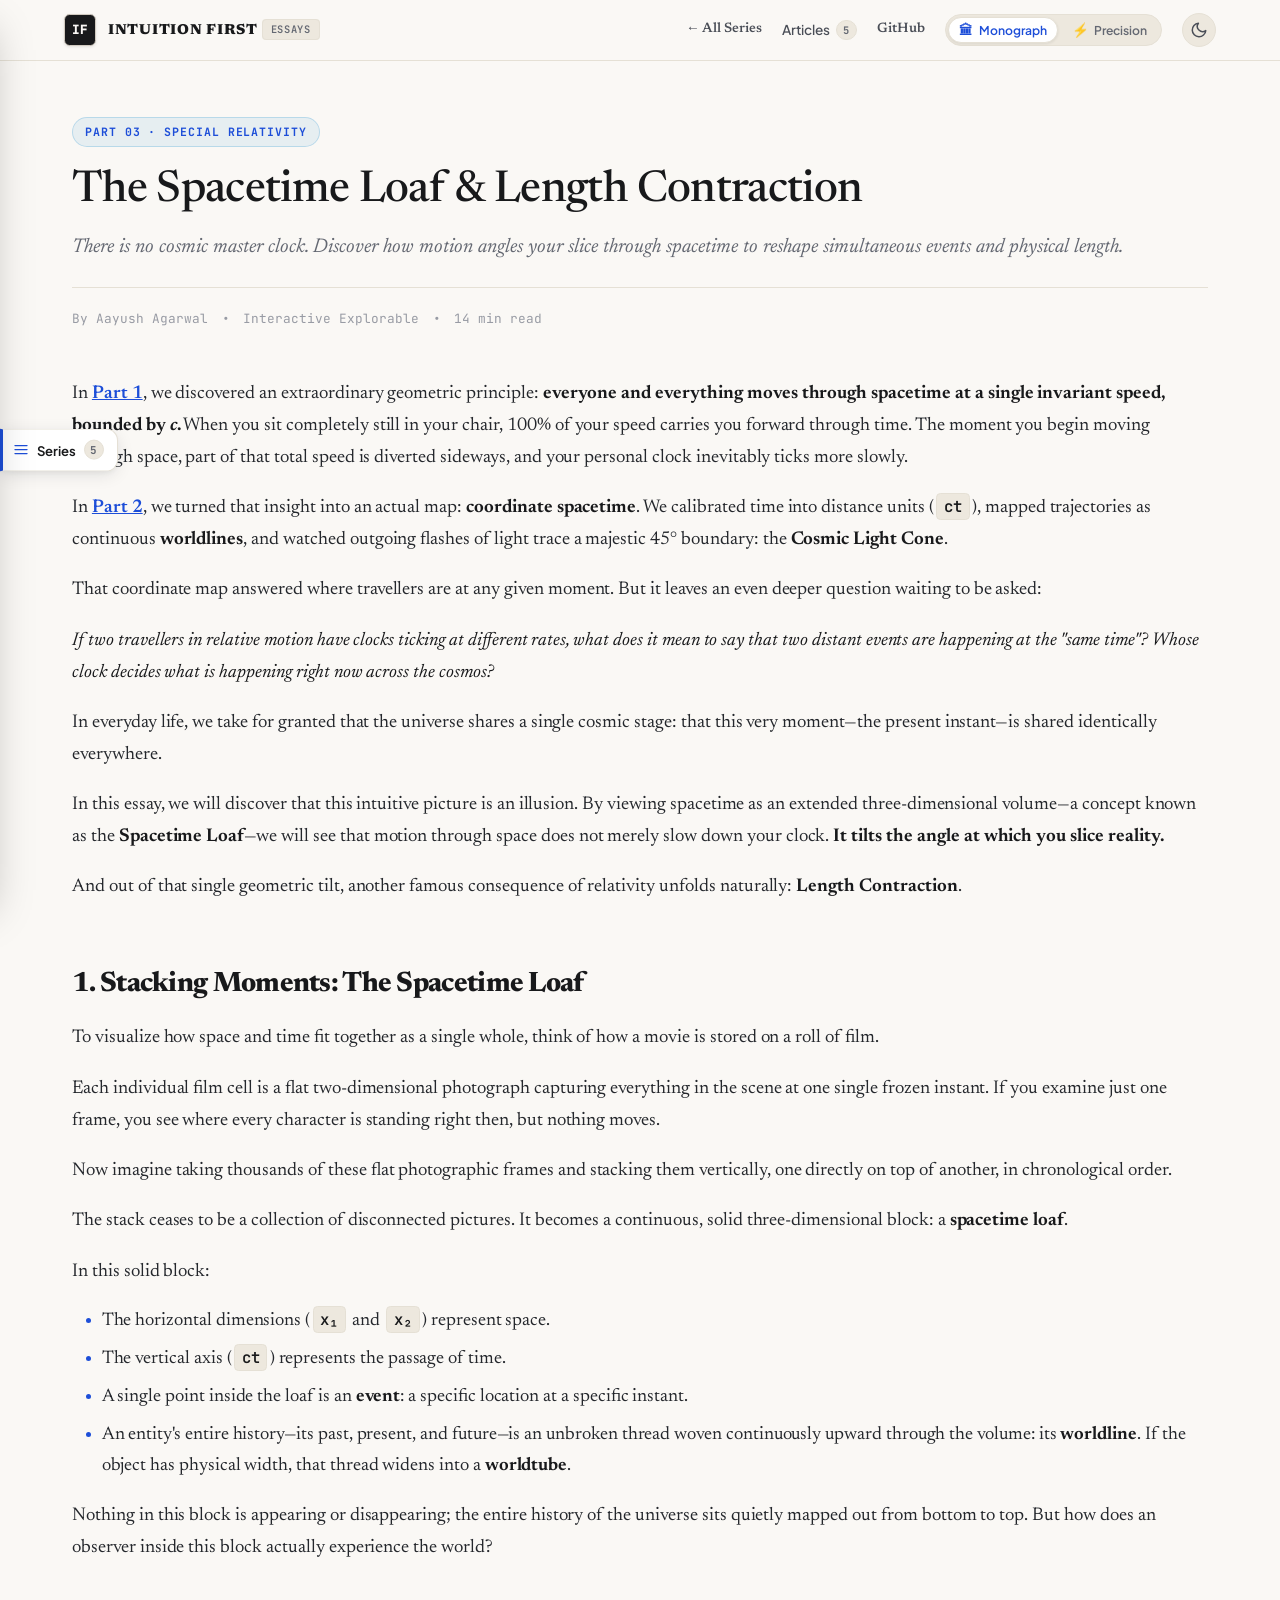
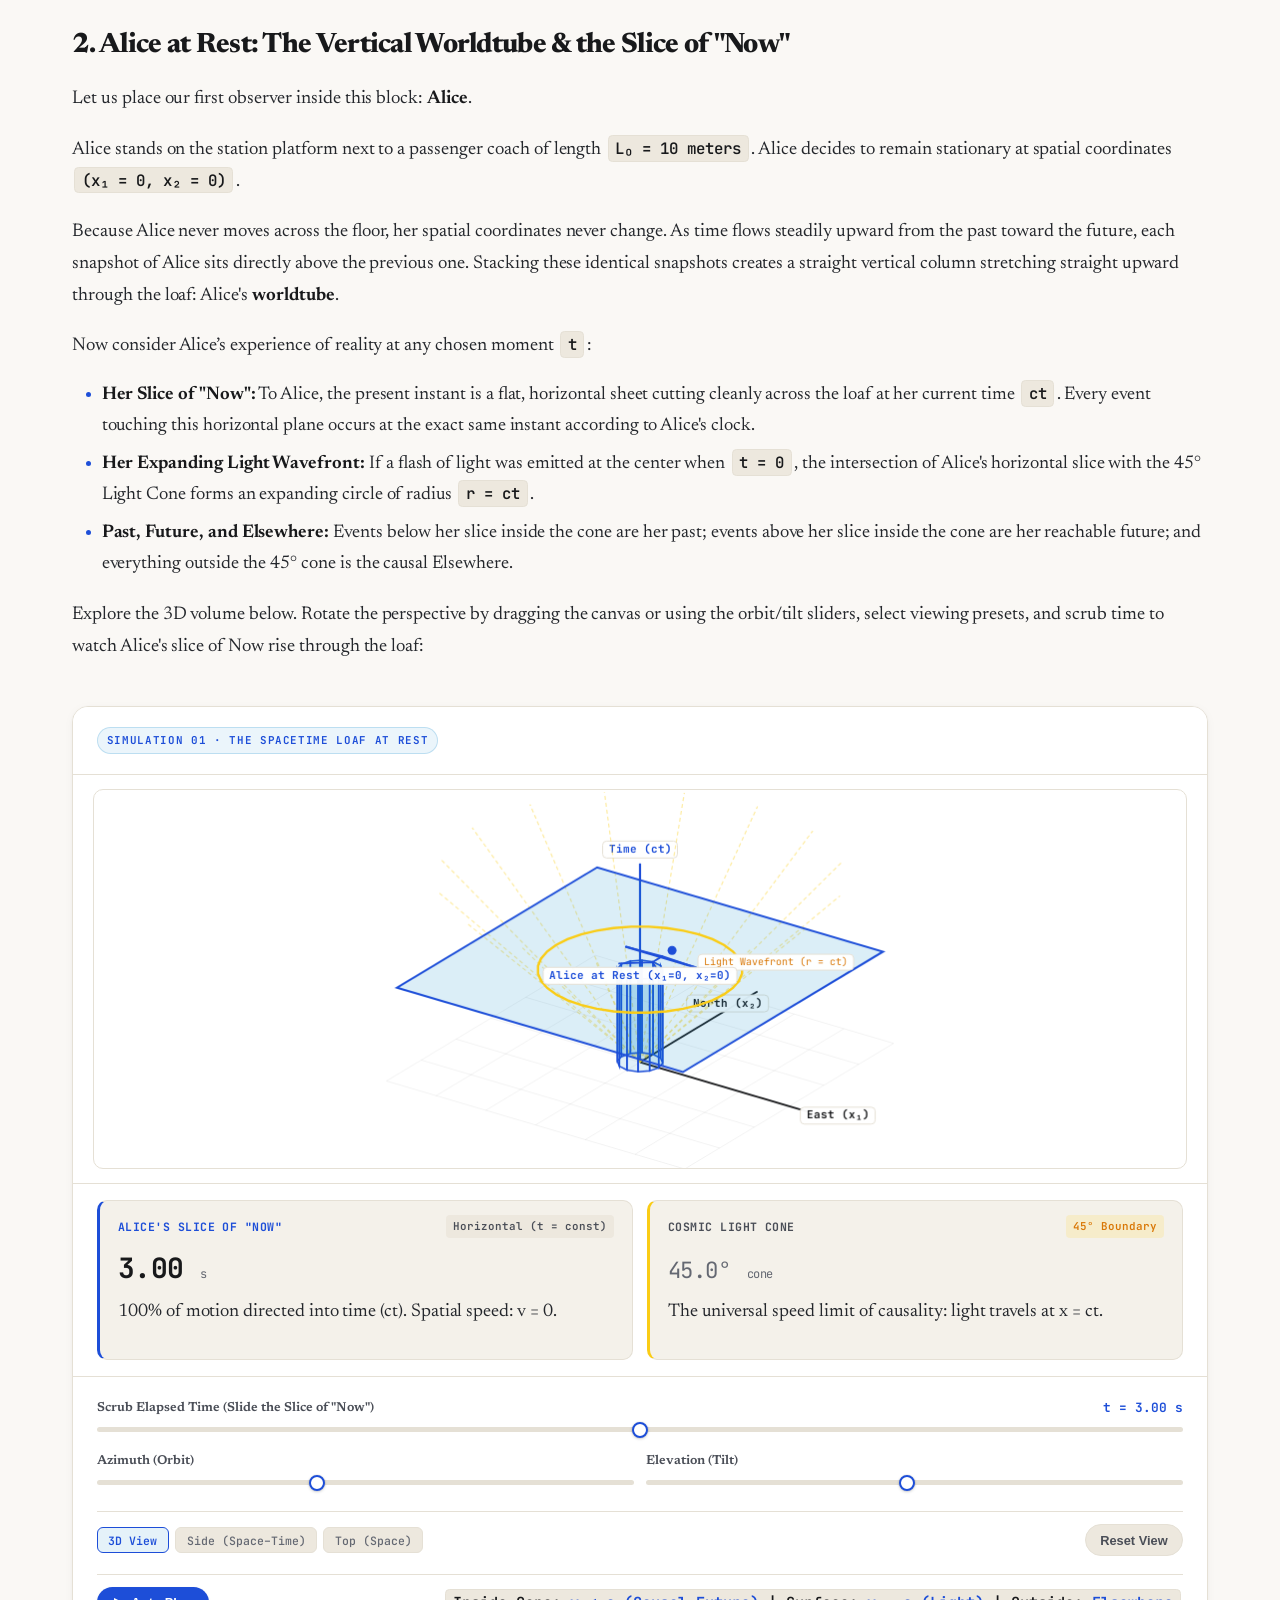
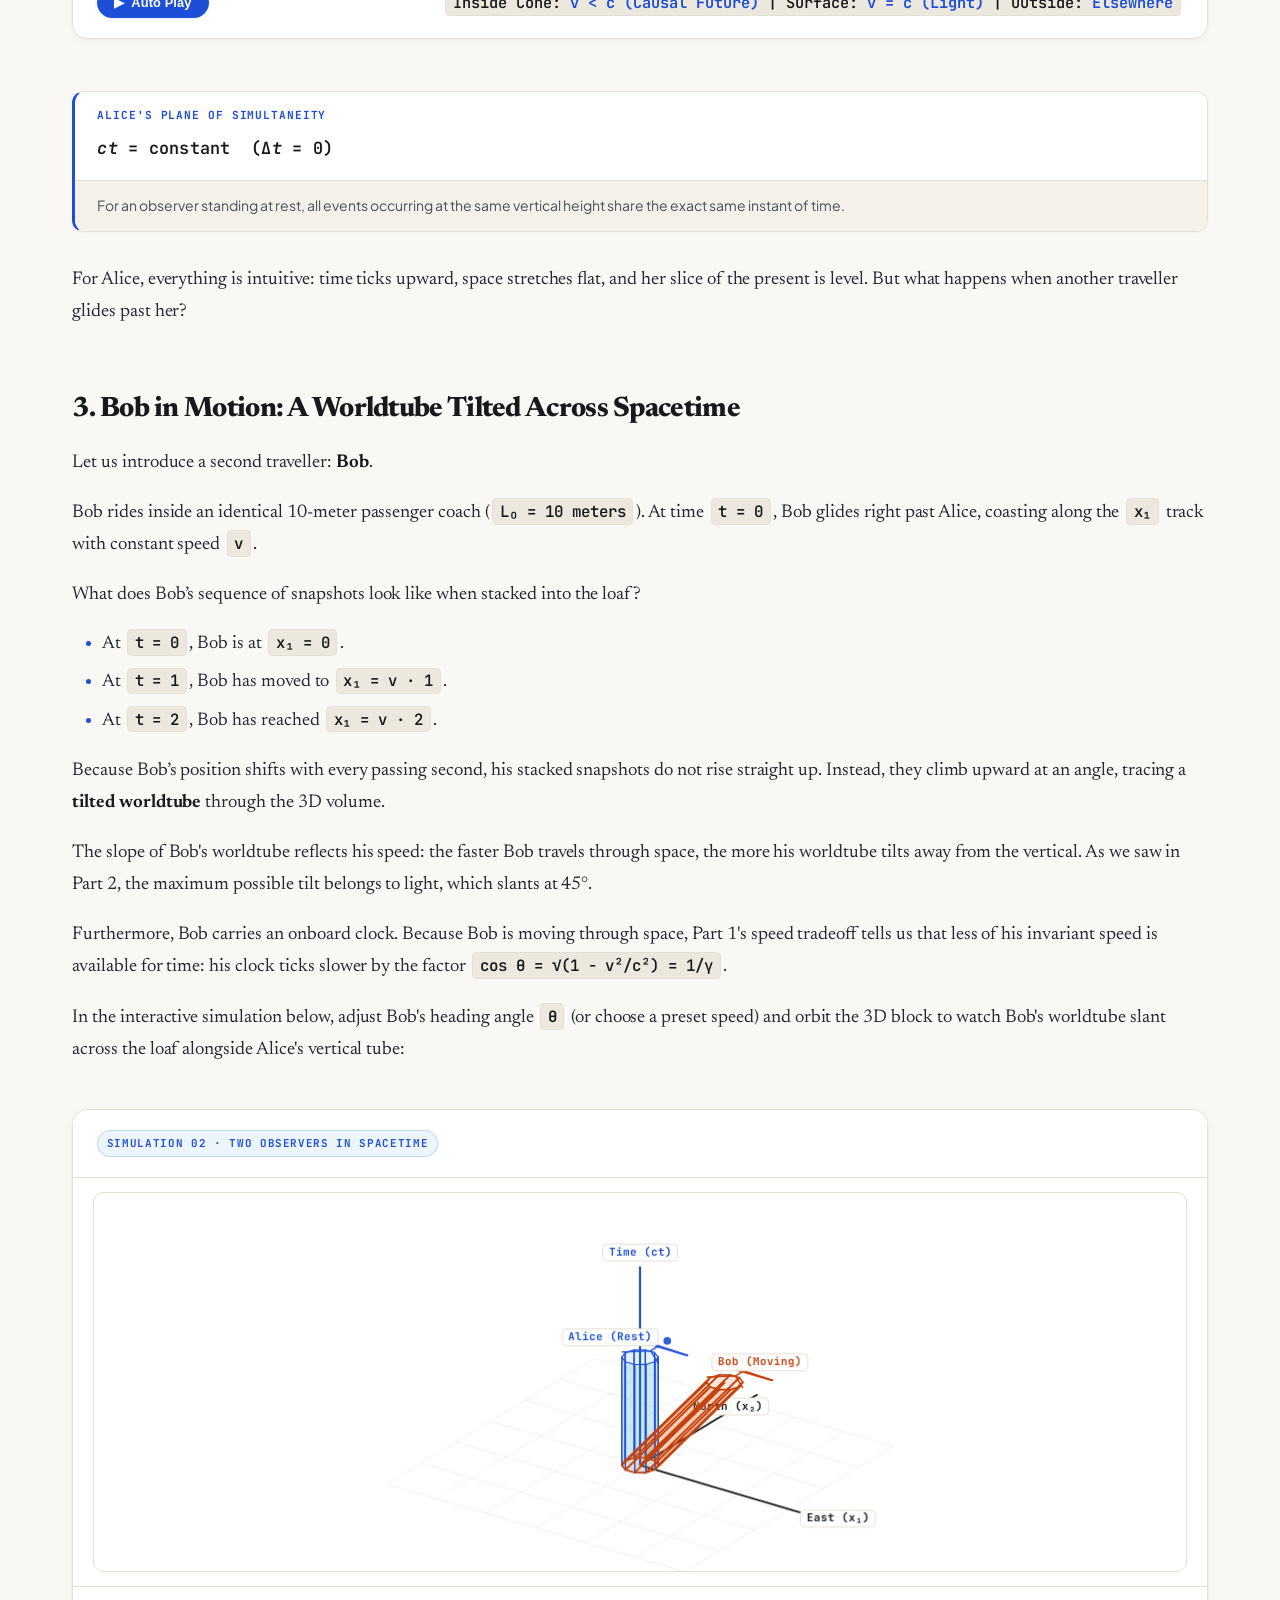
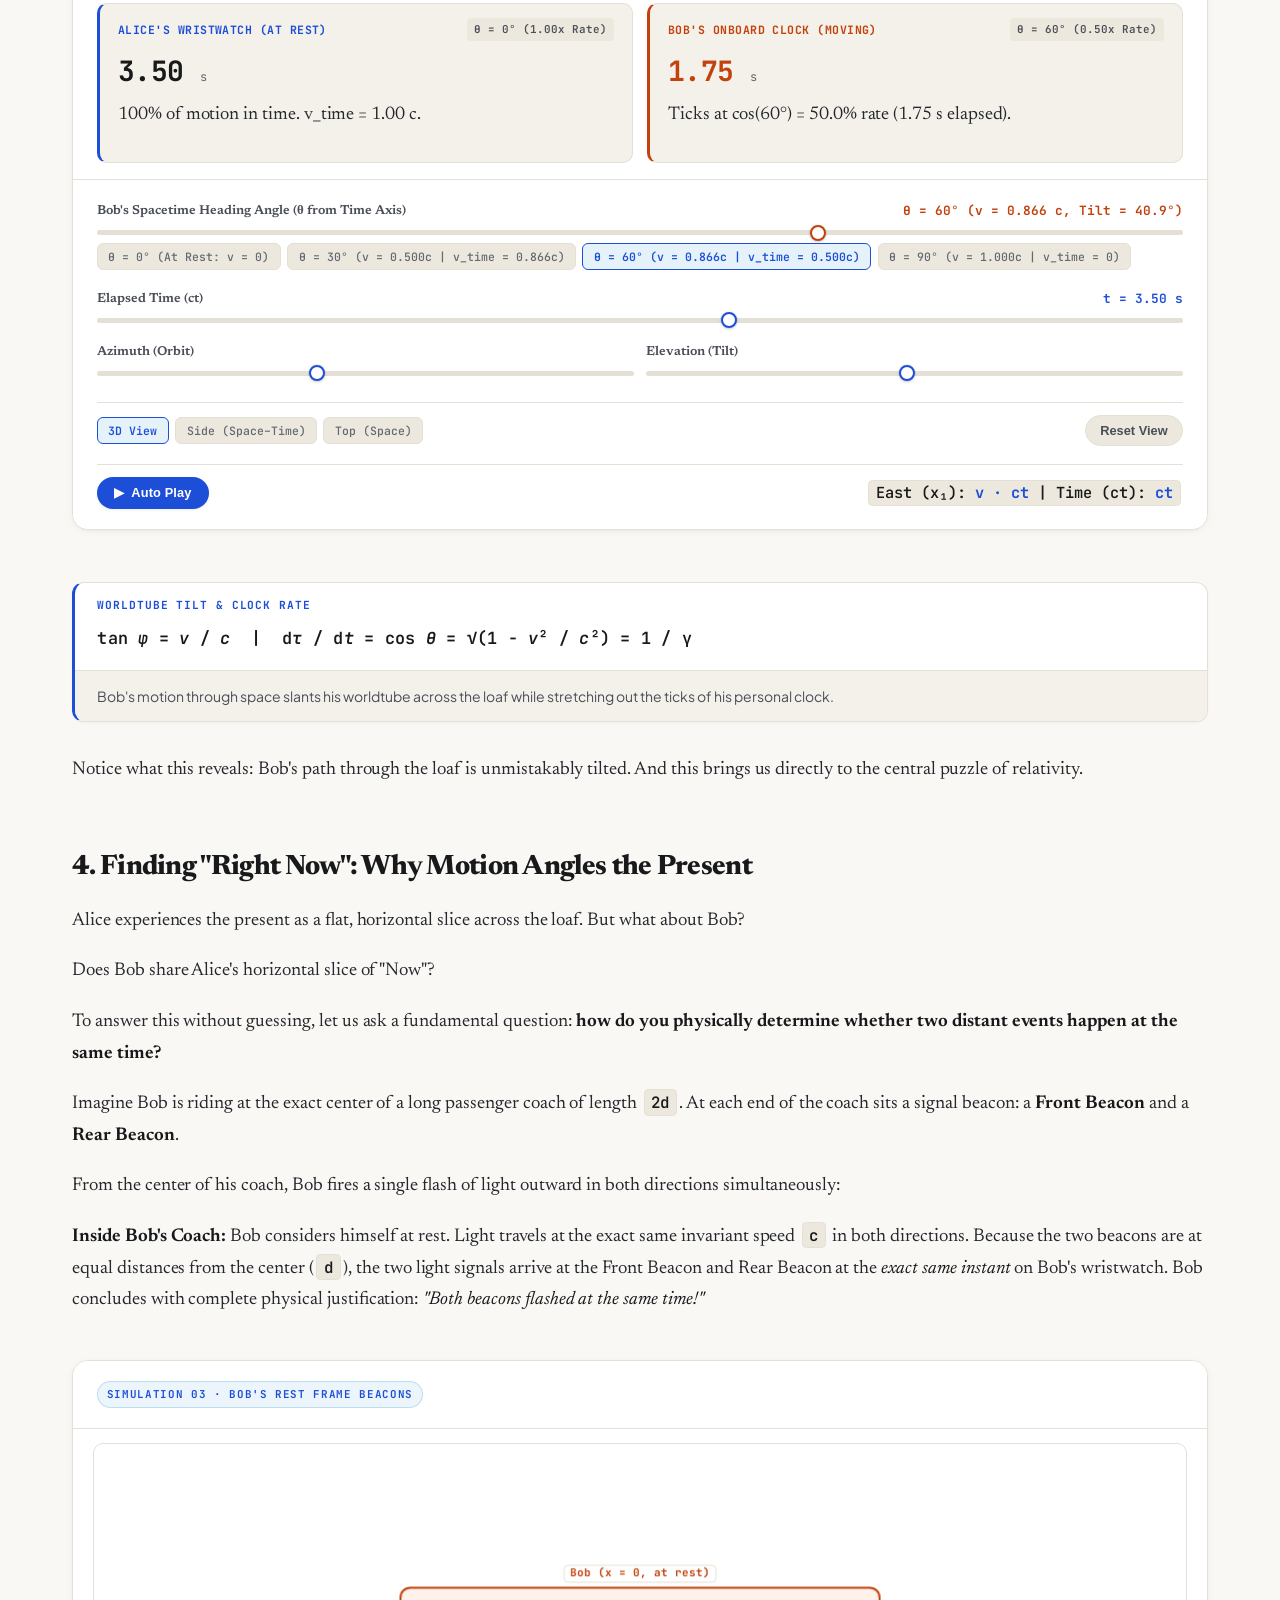
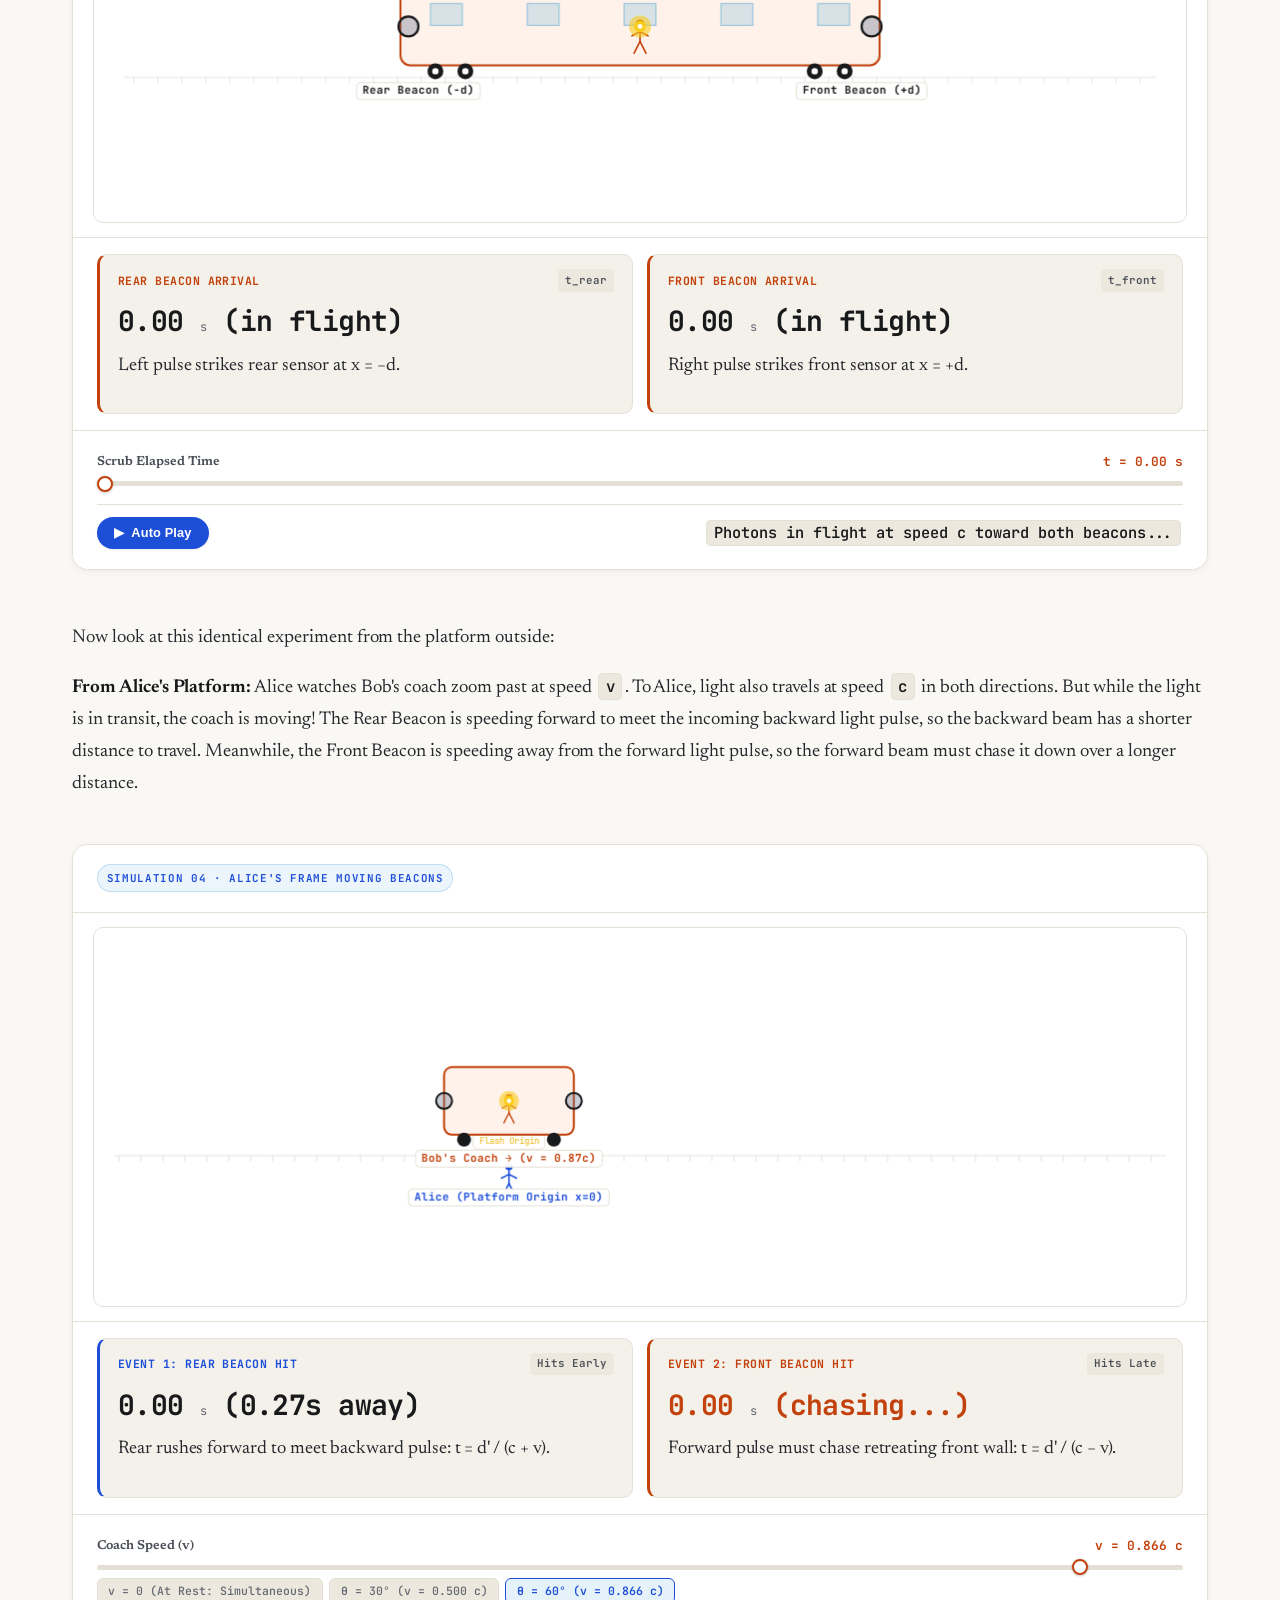
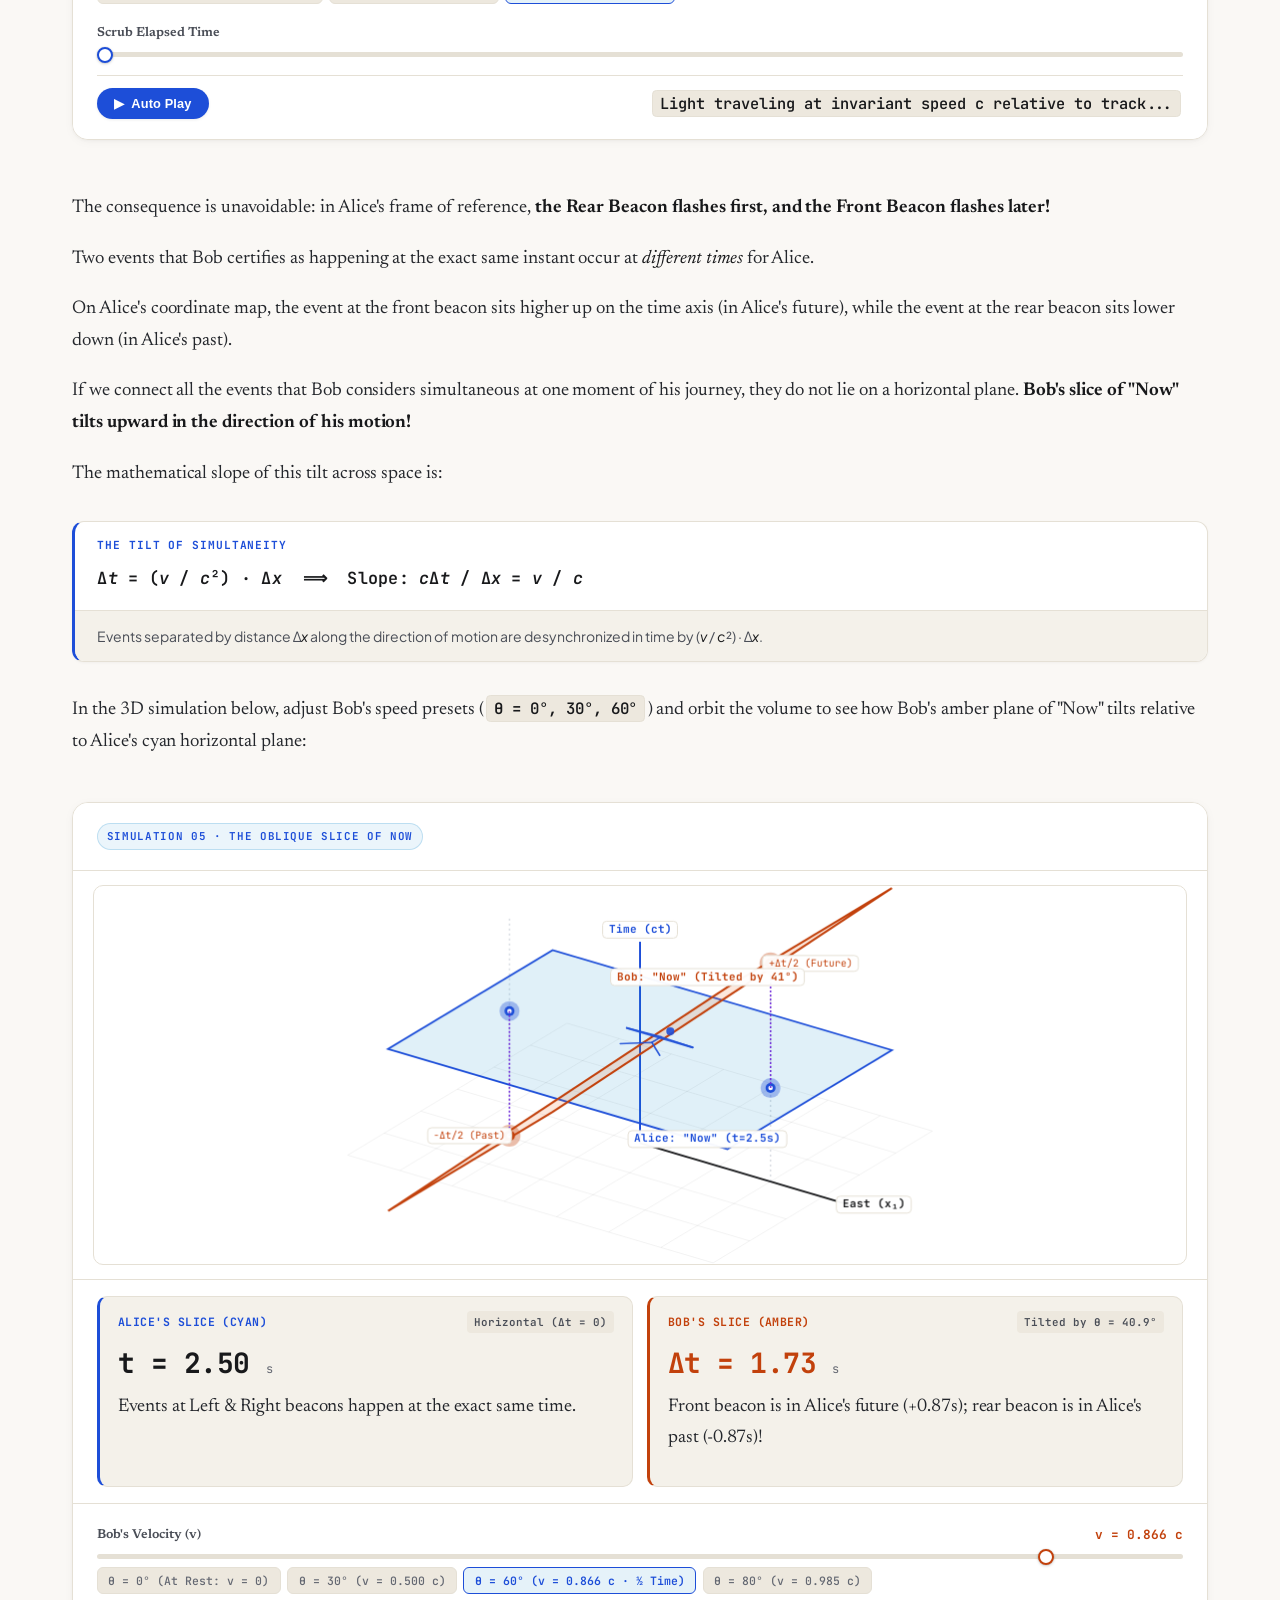
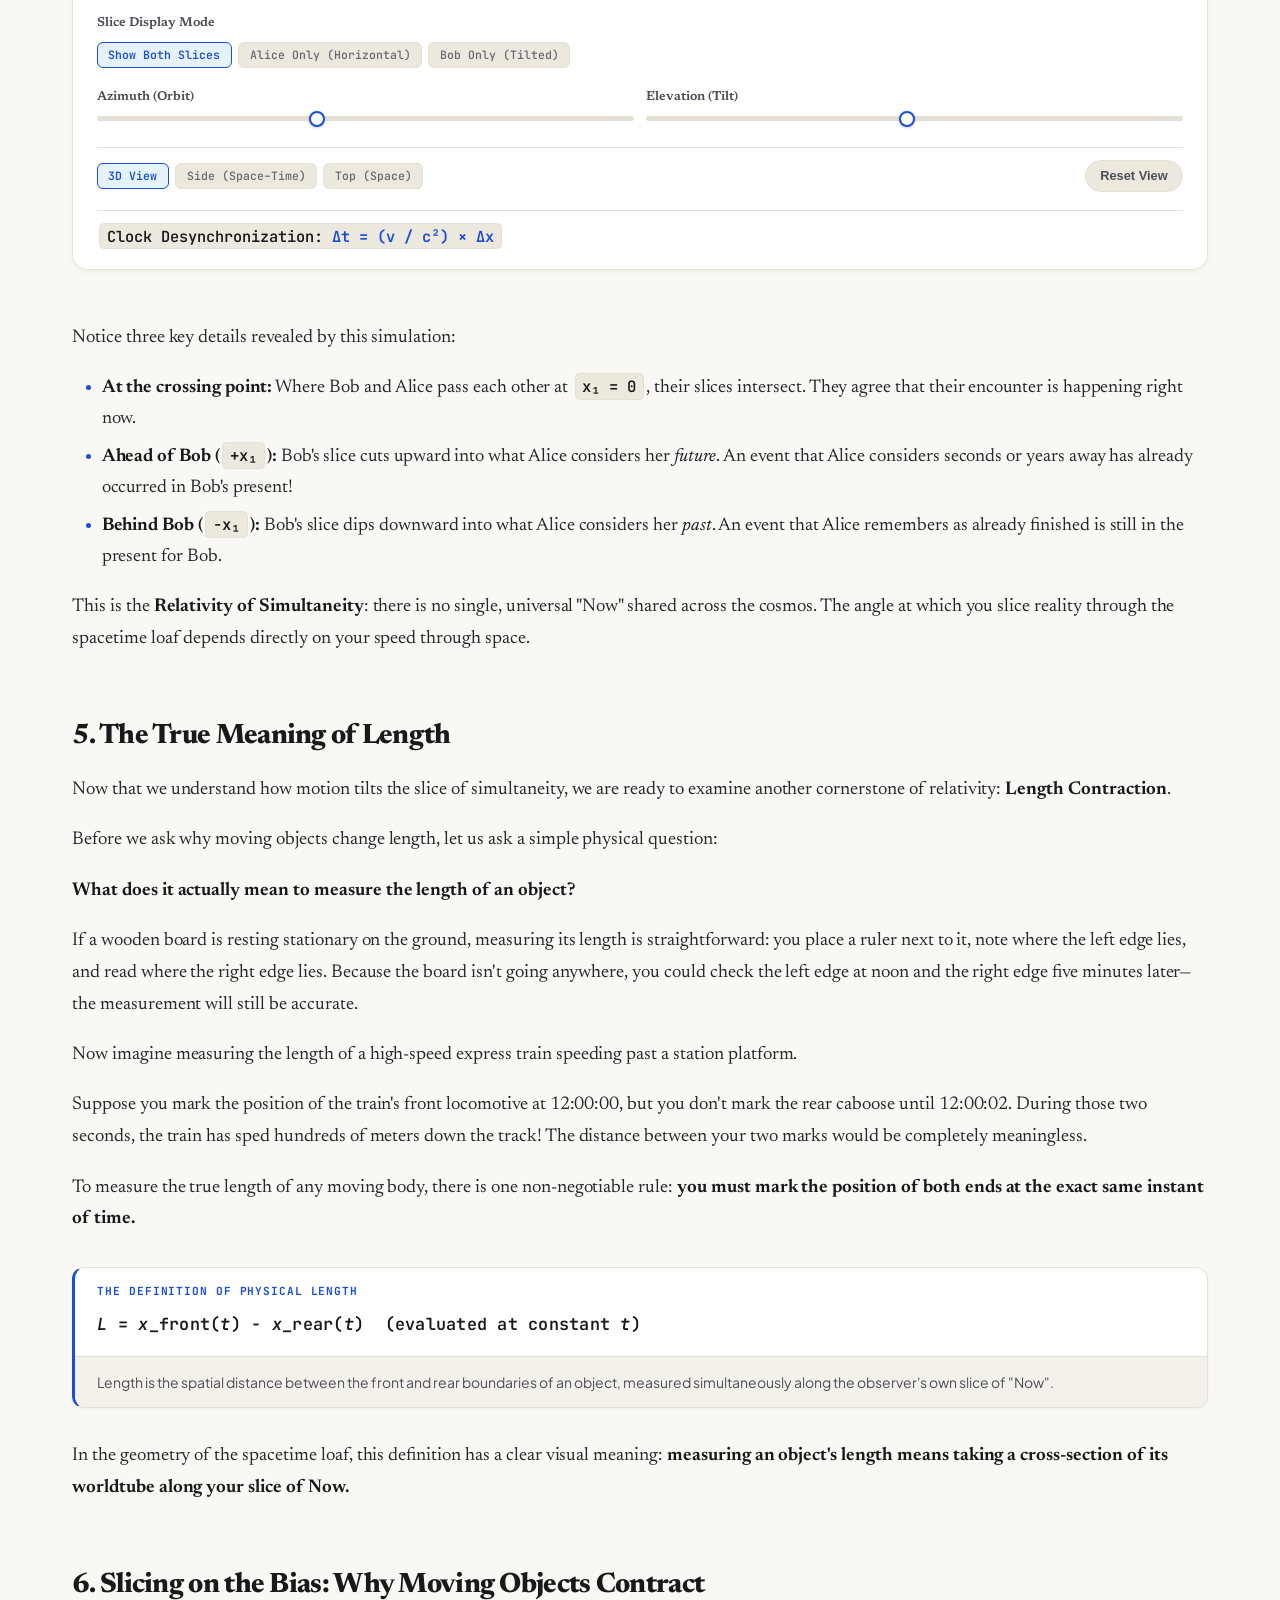
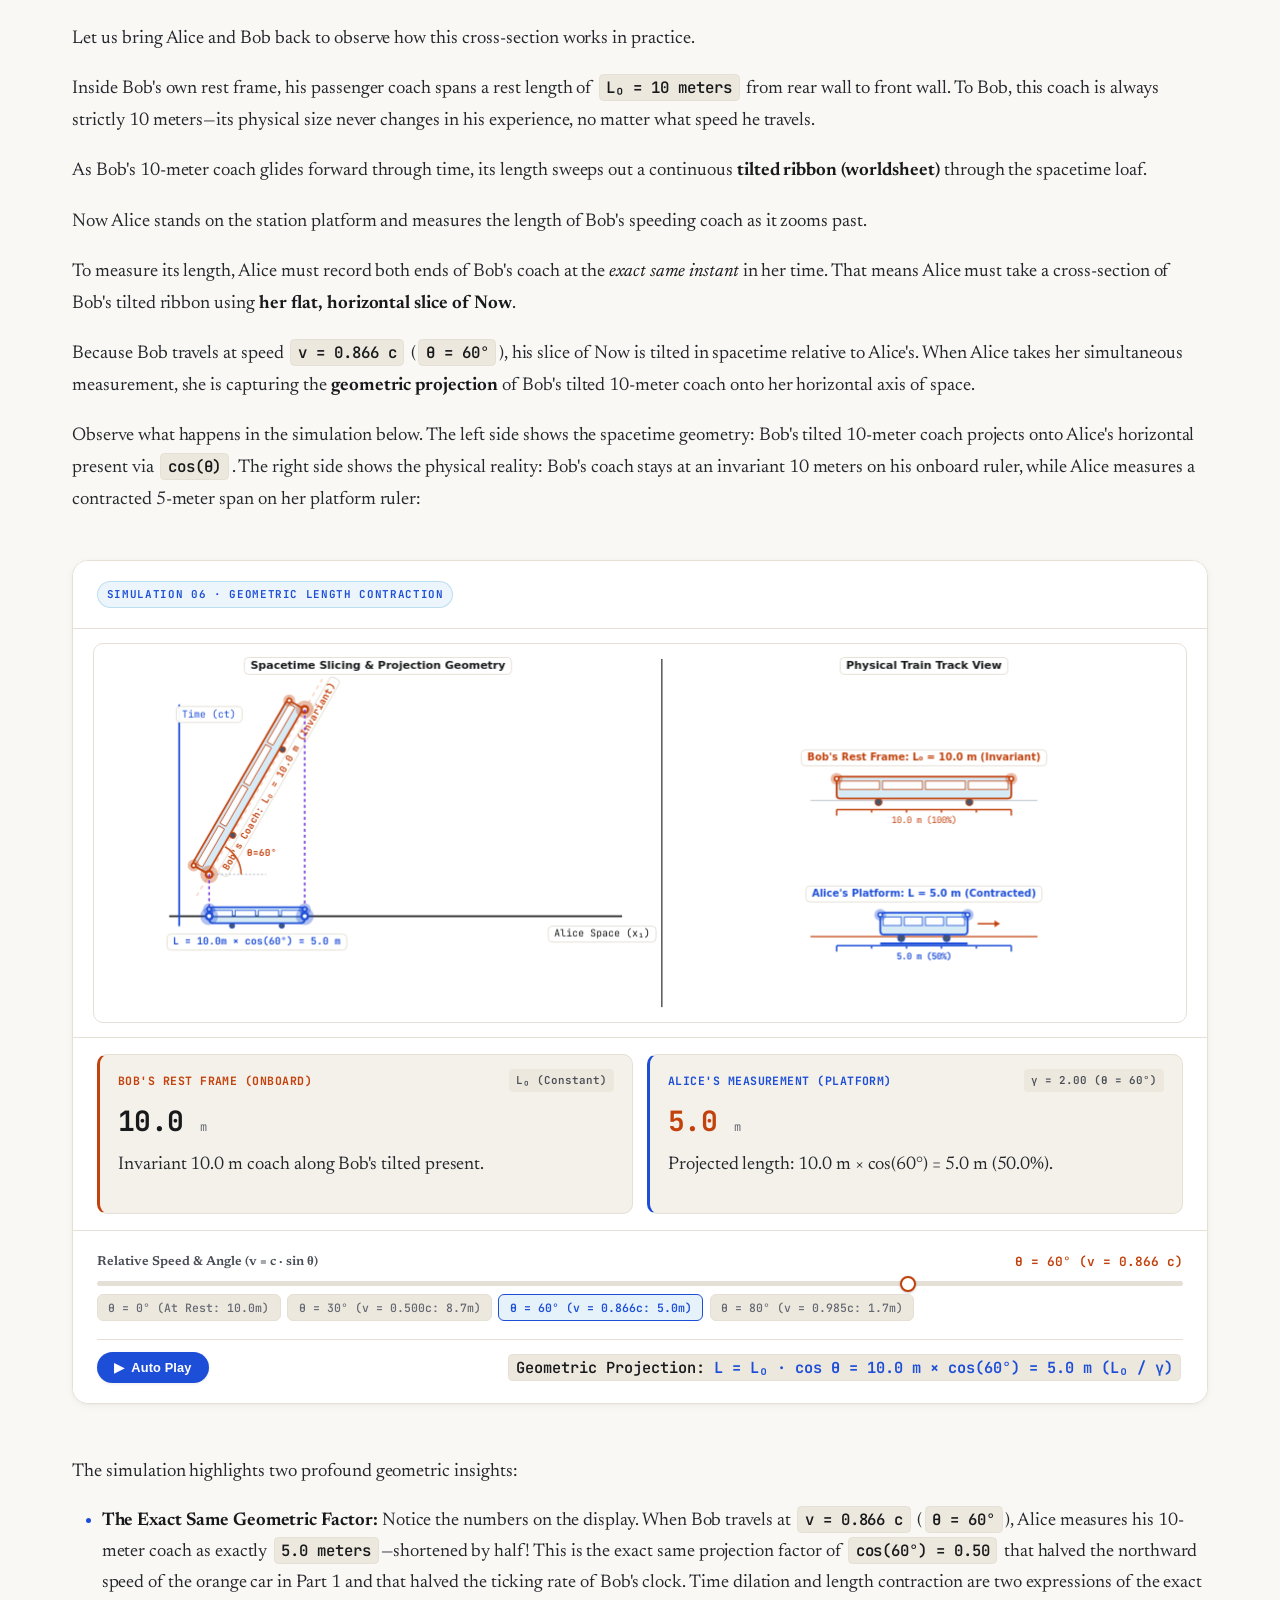
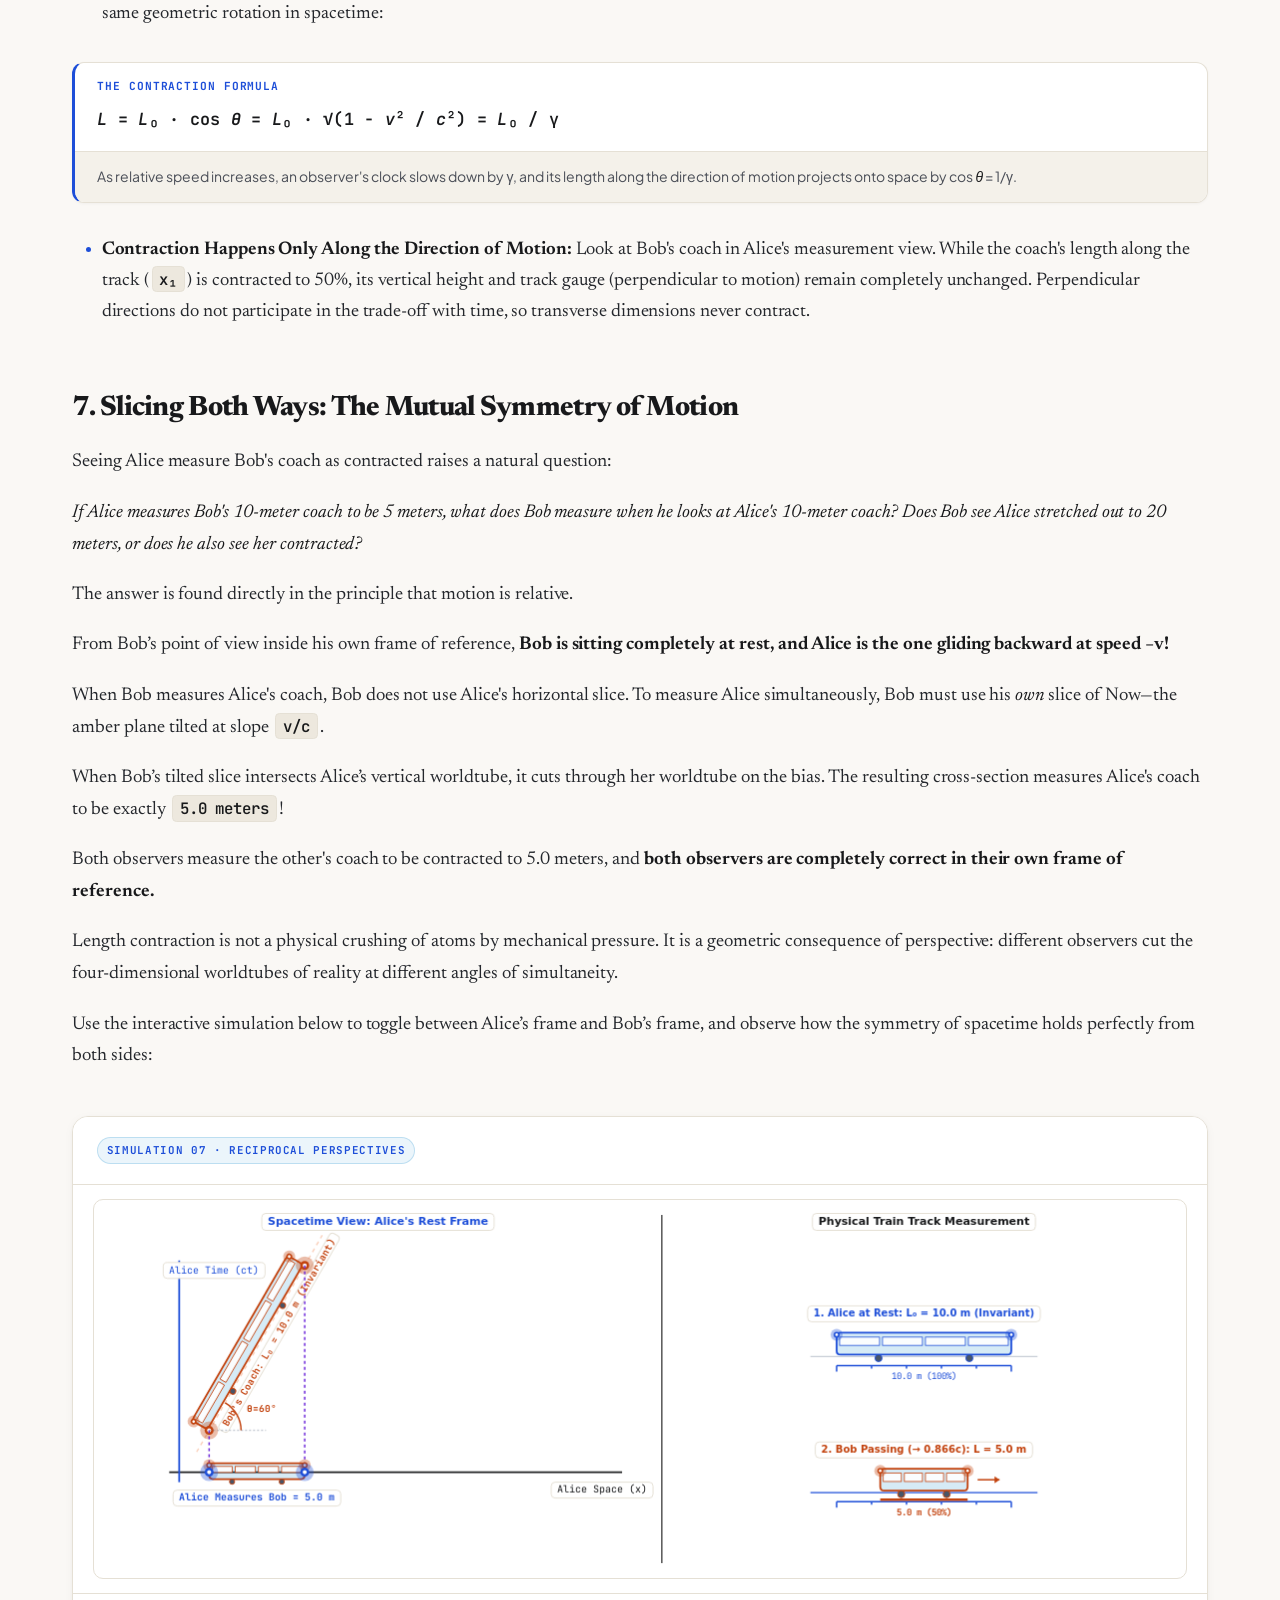
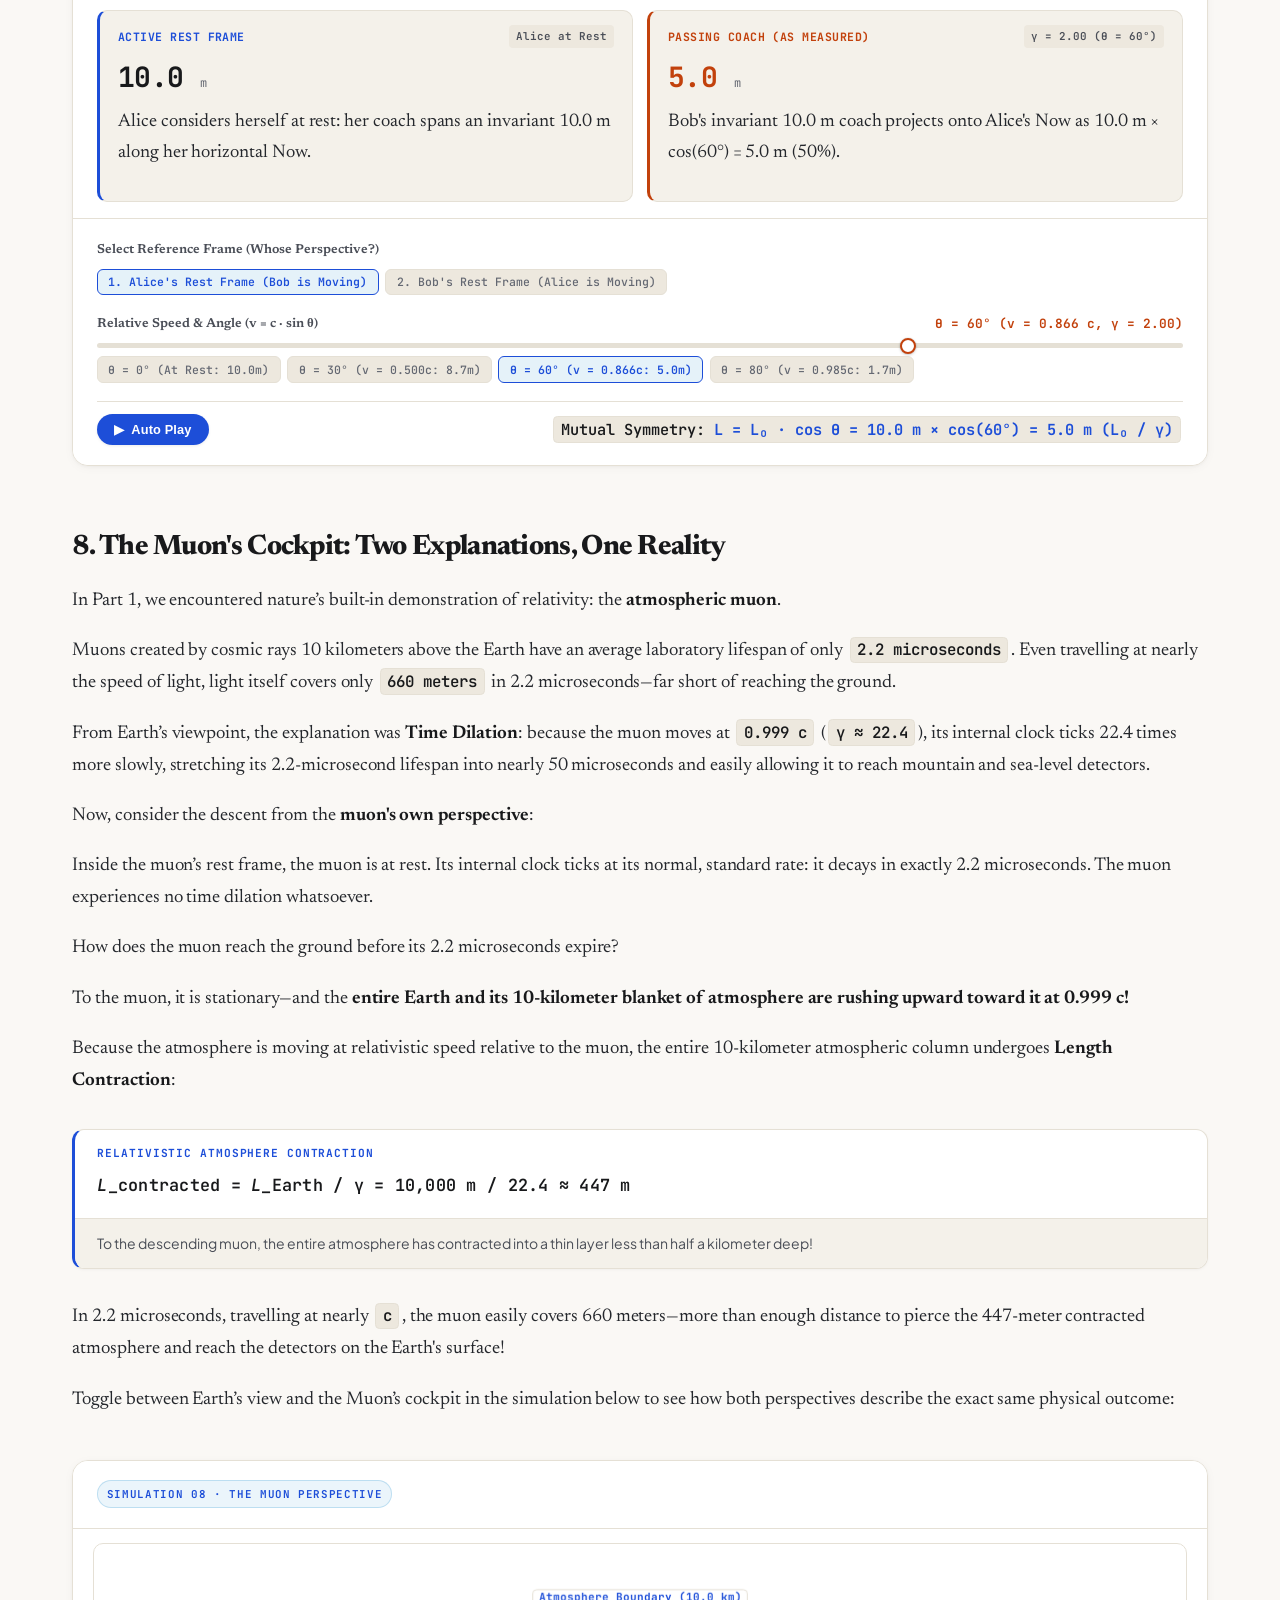
<file: posts/03-spacetime-loaf.html>
<!DOCTYPE html>
<html lang="en">

<head>
  <meta charset="UTF-8">
  <meta name="viewport" content="width=device-width, initial-scale=1.0">
  <title>The Spacetime Loaf & Length Contraction · Intuition First</title>
  <link rel="stylesheet" href="../css/style.css">
  <meta name="description"
    content="There is no cosmic master clock. Discover how motion angles your slice through spacetime to reshape simultaneous events and physical length.">
  <script>
    (function () {
      var savedTheme = null, savedStyle = null;
      try {
        savedTheme = localStorage.getItem('universe_theme');
        savedStyle = localStorage.getItem('universe_style');
      } catch (e) {}
      var theme = savedTheme ? savedTheme : 'light';
      var style = savedStyle ? savedStyle : 'monograph';
      document.documentElement.setAttribute('data-theme', theme);
      document.documentElement.setAttribute('data-style', style);
    })();
  </script>
</head>

<body>
  <div class="reading-progress-bar" id="reading-progress"></div>

  <!-- Top Navigation -->
  <nav class="site-nav">
    <div class="site-nav-inner">
      <a href="../index.html" class="brand-link">
        <div class="brand-badge">IF</div>
        <div>
          <span class="brand-title">INTUITION FIRST</span>
          <span class="brand-tag">ESSAYS</span>
        </div>
      </a>
      <div class="nav-links">
        <a href="../index.html">← All Series</a>
        <button type="button" class="btn-toggle-articles nav-link-btn" title="View all series essays">
          <span>Articles</span>
          <span class="nav-badge-count">3</span>
        </button>
        <a href="https://github.com/ayush2991/intuition-first" target="_blank" rel="noopener"
          class="nav-link-secondary">GitHub</a>
        <div class="style-toggle-group" role="group" aria-label="Reading Aesthetic">
          <button type="button" class="style-toggle-btn active" data-style-val="monograph" title="Monograph: Archival Editorial Serif">
            <span class="style-btn-icon">🏛</span>
            <span class="style-btn-text">Monograph</span>
          </button>
          <button type="button" class="style-toggle-btn" data-style-val="precision" title="Precision: Modern Technical HUD">
            <span class="style-btn-icon">⚡</span>
            <span class="style-btn-text">Precision</span>
          </button>
        </div>
        <button class="theme-toggle-btn" aria-label="Toggle theme" title="Toggle theme">
          <svg class="sun-icon" viewBox="0 0 24 24" width="18" height="18" fill="none" stroke="currentColor"
            stroke-width="2" stroke-linecap="round" stroke-linejoin="round">
            <circle cx="12" cy="12" r="5"></circle>
            <line x1="12" y1="1" x2="12" y2="3"></line>
            <line x1="12" y1="21" x2="12" y2="23"></line>
            <line x1="4.22" y1="4.22" x2="5.64" y2="5.64"></line>
            <line x1="18.36" y1="18.36" x2="19.78" y2="19.78"></line>
            <line x1="1" y1="12" x2="3" y2="12"></line>
            <line x1="21" y1="12" x2="23" y2="12"></line>
            <line x1="4.22" y1="19.78" x2="5.64" y2="18.36"></line>
            <line x1="18.36" y1="5.64" x2="19.78" y2="4.22"></line>
          </svg>
          <svg class="moon-icon" viewBox="0 0 24 24" width="18" height="18" fill="none" stroke="currentColor"
            stroke-width="2" stroke-linecap="round" stroke-linejoin="round">
            <path d="M21 12.79A9 9 0 1 1 11.21 3 7 7 0 0 0 21 12.79z"></path>
          </svg>
        </button>
      </div>
    </div>
  </nav>

  <!-- Main Article Body -->
  <main class="wide-reading-container">

    <!-- Article Header -->
    <header class="article-header">
      <div class="category-tag">Part 03 · Special Relativity</div>
      <h1 class="article-title">The Spacetime Loaf &amp; Length Contraction</h1>
      <p class="article-subtitle">
        There is no cosmic master clock. Discover how motion angles your slice through spacetime to reshape simultaneous
        events and physical length.
      </p>
      <div class="article-meta">
        <span>By Aayush Agarwal</span>
        <span>•</span>
        <span>Interactive Explorable</span>
        <span>•</span>
        <span>14 min read</span>
      </div>
    </header>

    <!-- Editorial Prose -->
    <article class="editorial-prose">
      <p>
        In <a href="01-motion-and-time.html"
          style="color:var(--color-time); font-weight:600; text-decoration:underline;">Part 1</a>, we discovered an
        extraordinary geometric principle: <strong>everyone and everything moves through spacetime at a single invariant
          speed, bounded by <em>c</em>.</strong> When you sit completely still in your chair, 100% of your speed carries
        you forward through time. The moment you begin moving through space, part of that total speed is diverted
        sideways, and your personal clock inevitably ticks more slowly.
      </p>
      <p>
        In <a href="02-light-cone.html"
          style="color:var(--color-time); font-weight:600; text-decoration:underline;">Part 2</a>, we turned that
        insight into an actual map: <strong>coordinate spacetime</strong>. We calibrated time into distance units (<span
          class="math-badge">ct</span>), mapped trajectories as continuous <strong>worldlines</strong>, and watched
        outgoing flashes of light trace a majestic 45° boundary: the <strong>Cosmic Light Cone</strong>.
      </p>
      <p>
        That coordinate map answered where travellers are at any given moment. But it leaves an even deeper question
        waiting to be asked:
      </p>
      <p>
        <em>If two travellers in relative motion have clocks ticking at different rates, what does it mean to say that
          two distant events are happening at the "same time"? Whose clock decides what is happening right now across
          the cosmos?</em>
      </p>
      <p>
        In everyday life, we take for granted that the universe shares a single cosmic stage: that this very moment—the
        present instant—is shared identically everywhere.
      </p>
      <p>
        In this essay, we will discover that this intuitive picture is an illusion. By viewing spacetime as an extended
        three-dimensional volume—a concept known as the <strong>Spacetime Loaf</strong>—we will see that motion through
        space does not merely slow down your clock. <strong>It tilts the angle at which you slice reality.</strong>
      </p>
      <p>
        And out of that single geometric tilt, another famous consequence of relativity unfolds naturally:
        <strong>Length Contraction</strong>.
      </p>

      <!-- SECTION 1 -->
      <h2>1. Stacking Moments: The Spacetime Loaf</h2>
      <p>
        To visualize how space and time fit together as a single whole, think of how a movie is stored on a roll of
        film.
      </p>
      <p>
        Each individual film cell is a flat two-dimensional photograph capturing everything in the scene at one single
        frozen instant. If you examine just one frame, you see where every character is standing right then, but nothing
        moves.
      </p>
      <p>
        Now imagine taking thousands of these flat photographic frames and stacking them vertically, one directly on top
        of another, in chronological order.
      </p>
      <p>
        The stack ceases to be a collection of disconnected pictures. It becomes a continuous, solid three-dimensional
        block: a <strong>spacetime loaf</strong>.
      </p>
      <p>
        In this solid block:
      </p>
      <ul>
        <li>The horizontal dimensions (<span class="math-badge">x₁</span> and <span class="math-badge">x₂</span>)
          represent space.</li>
        <li>The vertical axis (<span class="math-badge">ct</span>) represents the passage of time.</li>
        <li>A single point inside the loaf is an <strong>event</strong>: a specific location at a specific instant.</li>
        <li>An entity's entire history—its past, present, and future—is an unbroken thread woven continuously upward
          through the volume: its <strong>worldline</strong>. If the object has physical width, that thread widens into
          a <strong>worldtube</strong>.</li>
      </ul>
      <p>
        Nothing in this block is appearing or disappearing; the entire history of the universe sits quietly mapped out
        from bottom to top. But how does an observer inside this block actually experience the world?
      </p>

      <!-- SECTION 2 -->
      <h2>2. Alice at Rest: The Vertical Worldtube &amp; the Slice of "Now"</h2>
      <p>
        Let us place our first observer inside this block: <strong>Alice</strong>.
      </p>
      <p>
        Alice stands on the station platform next to a passenger coach of length <span class="math-badge">L₀ = 10
          meters</span>. Alice decides to remain stationary at spatial coordinates <span class="math-badge">(x₁ = 0, x₂
          = 0)</span>.
      </p>
      <p>
        Because Alice never moves across the floor, her spatial coordinates never change. As time flows steadily upward
        from the past toward the future, each snapshot of Alice sits directly above the previous one. Stacking these
        identical snapshots creates a straight vertical column stretching straight upward through the loaf: Alice's
        <strong>worldtube</strong>.
      </p>
      <p>
        Now consider Alice’s experience of reality at any chosen moment <span class="math-badge">t</span>:
      </p>
      <ul>
        <li><strong>Her Slice of "Now":</strong> To Alice, the present instant is a flat, horizontal sheet cutting
          cleanly across the loaf at her current time <span class="math-badge">ct</span>. Every event touching this
          horizontal plane occurs at the exact same instant according to Alice's clock.</li>
        <li><strong>Her Expanding Light Wavefront:</strong> If a flash of light was emitted at the center when <span
            class="math-badge">t = 0</span>, the intersection of Alice's horizontal slice with the 45° Light Cone forms
          an expanding circle of radius <span class="math-badge">r = ct</span>.</li>
        <li><strong>Past, Future, and Elsewhere:</strong> Events below her slice inside the cone are her past; events
          above her slice inside the cone are her reachable future; and everything outside the 45° cone is the causal
          Elsewhere.</li>
      </ul>
      <p>
        Explore the 3D volume below. Rotate the perspective by dragging the canvas or using the orbit/tilt sliders,
        select viewing presets, and scrub time to watch Alice's slice of Now rise through the loaf:
      </p>

      <!-- INTERACTIVE WIDGET 1: ALICE AT REST -->
      <div id="widget-loaf-alice" class="interactive-artifact">
        <div class="artifact-header">
          <div>
            <div class="artifact-badge">SIMULATION 01 · THE SPACETIME LOAF AT REST</div>
          </div>
        </div>
        <div class="canvas-viewport">
          <canvas></canvas>
        </div>
        <div class="twin-clocks-panel">
          <div class="clock-card cyan">
            <div class="clock-meta">
              <span class="clock-label">Alice's Slice of "Now"</span>
              <span class="clock-badge">Horizontal (t = const)</span>
            </div>
            <div class="clock-time readout-alice-time">3.00 <span>s</span></div>
            <p class="clock-subtext">100% of motion directed into time (ct). Spatial speed: v = 0.</p>
          </div>
          <div class="clock-card" style="border-left: 3px solid #facc15;">
            <div class="clock-meta">
              <span class="clock-label">Cosmic Light Cone</span>
              <span class="clock-badge" style="background:rgba(250,204,21,0.15); color:#d97706;">45° Boundary</span>
            </div>
            <div class="clock-time" style="color:#d97706;"><span style="font-size:1.4rem;">45.0°</span>
              <span>cone</span>
            </div>
            <p class="clock-subtext">The universal speed limit of causality: light travels at x = ct.</p>
          </div>
        </div>
        <div class="artifact-controls">
          <div class="control-item">
            <div class="control-header">
              <span>Scrub Elapsed Time (Slide the Slice of "Now")</span>
              <span class="control-val cyan val-time">t = 3.00 s</span>
            </div>
            <input type="range" class="range-slider slider-time" min="0" max="600" value="300">
          </div>
          <div style="display: grid; grid-template-columns: 1fr 1fr; gap: 0.75rem; margin-bottom: 0.5rem;">
            <div class="control-item">
              <div class="control-header"><span>Azimuth (Orbit)</span></div>
              <input type="range" class="range-slider slider-azimuth" min="-3.14" max="3.14" step="0.05" value="-0.61">
            </div>
            <div class="control-item">
              <div class="control-header"><span>Elevation (Tilt)</span></div>
              <input type="range" class="range-slider slider-elevation" min="-0.35" max="1.30" step="0.05" value="0.44">
            </div>
          </div>
          <div
            style="display: flex; flex-wrap: wrap; justify-content: space-between; align-items: center; border-top: 1px solid var(--border-subtle); padding-top: 0.75rem; gap: 0.5rem;">
            <div class="preset-chips">
              <button class="chip-btn chip-cam-preset active" data-preset="default" data-az="-0.61" data-el="0.44">3D
                View</button>
              <button class="chip-btn chip-cam-preset" data-az="0" data-el="0">Side (Space–Time)</button>
              <button class="chip-btn chip-cam-preset" data-az="0" data-el="1.30">Top (Space)</button>
            </div>
            <button class="btn-secondary btn-reset-view">Reset View</button>
          </div>
          <div class="toolbar-bottom">
            <button class="btn-primary btn-play">
              <span>▶</span><span>Auto Play</span>
            </button>
            <div class="math-badge">
              Inside Cone: <strong>v &lt; c (Causal Future)</strong> | Surface: <strong>v = c (Light)</strong> |
              Outside: <strong>Elsewhere</strong>
            </div>
          </div>
        </div>
      </div>

      <div class="formula-card">
        <div class="formula-card-header">
          <span class="formula-tag">Alice's Plane of Simultaneity</span>
        </div>
        <div class="formula-body">
          <em>c</em><em>t</em> = constant &nbsp;(Δ<em>t</em> = 0)
        </div>
        <div class="formula-note">For an observer standing at rest, all events occurring at the same vertical height
          share the exact same instant of time.</div>
      </div>

      <p>
        For Alice, everything is intuitive: time ticks upward, space stretches flat, and her slice of the present is
        level. But what happens when another traveller glides past her?
      </p>

      <!-- SECTION 3 -->
      <h2>3. Bob in Motion: A Worldtube Tilted Across Spacetime</h2>
      <p>
        Let us introduce a second traveller: <strong>Bob</strong>.
      </p>
      <p>
        Bob rides inside an identical 10-meter passenger coach (<span class="math-badge">L₀ = 10 meters</span>). At time
        <span class="math-badge">t = 0</span>, Bob glides right past Alice, coasting along the <span
          class="math-badge">x₁</span> track with constant speed <span class="math-badge">v</span>.
      </p>
      <p>
        What does Bob’s sequence of snapshots look like when stacked into the loaf?
      </p>
      <ul>
        <li>At <span class="math-badge">t = 0</span>, Bob is at <span class="math-badge">x₁ = 0</span>.</li>
        <li>At <span class="math-badge">t = 1</span>, Bob has moved to <span class="math-badge">x₁ = v · 1</span>.</li>
        <li>At <span class="math-badge">t = 2</span>, Bob has reached <span class="math-badge">x₁ = v · 2</span>.</li>
      </ul>
      <p>
        Because Bob’s position shifts with every passing second, his stacked snapshots do not rise straight up. Instead,
        they climb upward at an angle, tracing a <strong>tilted worldtube</strong> through the 3D volume.
      </p>
      <p>
        The slope of Bob's worldtube reflects his speed: the faster Bob travels through space, the more his worldtube
        tilts away from the vertical. As we saw in Part 2, the maximum possible tilt belongs to light, which slants at
        45°.
      </p>
      <p>
        Furthermore, Bob carries an onboard clock. Because Bob is moving through space, Part 1's speed tradeoff tells us
        that less of his invariant speed is available for time: his clock ticks slower by the factor <span
          class="math-badge">cos θ = √(1 − v²/c²) = 1/γ</span>.
      </p>
      <p>
        In the interactive simulation below, adjust Bob's heading angle <span class="math-badge">θ</span> (or choose a
        preset speed) and orbit the 3D block to watch Bob's worldtube slant across the loaf alongside Alice's vertical
        tube:
      </p>

      <!-- INTERACTIVE WIDGET 2: BOB IN MOTION -->
      <div id="widget-loaf-bob" class="interactive-artifact">
        <div class="artifact-header">
          <div>
            <div class="artifact-badge">SIMULATION 02 · TWO OBSERVERS IN SPACETIME</div>
          </div>
        </div>
        <div class="canvas-viewport">
          <canvas></canvas>
        </div>
        <div class="twin-clocks-panel">
          <div class="clock-card cyan">
            <div class="clock-meta">
              <span class="clock-label">Alice's Wristwatch (At Rest)</span>
              <span class="clock-badge">θ = 0° (1.00x Rate)</span>
            </div>
            <div class="clock-time readout-alice-clock">3.50 <span>s</span></div>
            <p class="clock-subtext">100% of motion in time. v_time = 1.00 c.</p>
          </div>
          <div class="clock-card amber">
            <div class="clock-meta">
              <span class="clock-label">Bob's Onboard Clock (Moving)</span>
              <span class="clock-badge readout-bob-speed">θ = 60° (0.50x Rate)</span>
            </div>
            <div class="clock-time readout-bob-clock" style="color:var(--color-space);">1.75 <span>s</span></div>
            <p class="clock-subtext readout-bob-disp">Ticks at cos(60°) = 50.0% rate.</p>
          </div>
        </div>
        <div class="artifact-controls">
          <div class="control-item">
            <div class="control-header">
              <span>Bob's Spacetime Heading Angle (θ from Time Axis)</span>
              <span class="control-val amber readout-speed-val">θ = 60° (v = 0.866 c)</span>
            </div>
            <input type="range" class="range-slider amber slider-speed" min="0" max="90" value="60">
            <div class="preset-chips">
              <button class="chip-btn chip-speed" data-val="0">θ = 0° (At Rest: v = 0)</button>
              <button class="chip-btn chip-speed" data-val="30">θ = 30° (v = 0.500c | v_time = 0.866c)</button>
              <button class="chip-btn chip-speed active" data-val="60">θ = 60° (v = 0.866c | v_time = 0.500c)</button>
              <button class="chip-btn chip-speed" data-val="90">θ = 90° (v = 1.000c | v_time = 0)</button>
            </div>
          </div>
          <div class="control-item">
            <div class="control-header">
              <span>Elapsed Time (ct)</span>
              <span class="control-val cyan val-time">t = 3.50 s</span>
            </div>
            <input type="range" class="range-slider slider-time" min="0" max="600" value="350">
          </div>
          <div style="display: grid; grid-template-columns: 1fr 1fr; gap: 0.75rem; margin-bottom: 0.5rem;">
            <div class="control-item">
              <div class="control-header"><span>Azimuth (Orbit)</span></div>
              <input type="range" class="range-slider slider-azimuth" min="-3.14" max="3.14" step="0.05" value="-0.61">
            </div>
            <div class="control-item">
              <div class="control-header"><span>Elevation (Tilt)</span></div>
              <input type="range" class="range-slider slider-elevation" min="-0.35" max="1.30" step="0.05" value="0.44">
            </div>
          </div>
          <div
            style="display: flex; flex-wrap: wrap; justify-content: space-between; align-items: center; border-top: 1px solid var(--border-subtle); padding-top: 0.75rem; gap: 0.5rem;">
            <div class="preset-chips">
              <button class="chip-btn chip-cam-preset active" data-preset="default" data-az="-0.61" data-el="0.44">3D
                View</button>
              <button class="chip-btn chip-cam-preset" data-az="0" data-el="0">Side (Space–Time)</button>
              <button class="chip-btn chip-cam-preset" data-az="0" data-el="1.30">Top (Space)</button>
            </div>
            <button class="btn-secondary btn-reset-view">Reset View</button>
          </div>
          <div class="toolbar-bottom">
            <button class="btn-primary btn-play">
              <span>▶</span><span>Auto Play</span>
            </button>
            <div class="math-badge">
              East (x₁): <strong>v · ct</strong> | Time (ct): <strong>ct</strong>
            </div>
          </div>
        </div>
      </div>

      <div class="formula-card">
        <div class="formula-card-header">
          <span class="formula-tag">Worldtube Tilt &amp; Clock Rate</span>
        </div>
        <div class="formula-body">
          tan <em>φ</em> = <em>v</em> / <em>c</em> &nbsp;|&nbsp; d<em>τ</em> / d<em>t</em> = cos <em>θ</em> = √(1 −
          <em>v</em>² / <em>c</em>²) = 1 / γ
        </div>
        <div class="formula-note">Bob's motion through space slants his worldtube across the loaf while stretching out
          the ticks of his personal clock.</div>
      </div>

      <p>
        Notice what this reveals: Bob's path through the loaf is unmistakably tilted. And this brings us directly to the
        central puzzle of relativity.
      </p>

      <!-- SECTION 4 -->
      <h2 id="interactive-loaf">4. Finding "Right Now": Why Motion Angles the Present</h2>
      <p>
        Alice experiences the present as a flat, horizontal slice across the loaf. But what about Bob?
      </p>
      <p>
        Does Bob share Alice's horizontal slice of "Now"?
      </p>
      <p>
        To answer this without guessing, let us ask a fundamental question: <strong>how do you physically determine
          whether two distant events happen at the same time?</strong>
      </p>
      <p>
        Imagine Bob is riding at the exact center of a long passenger coach of length <span
          class="math-badge">2d</span>. At each end of the coach sits a signal beacon: a <strong>Front Beacon</strong>
        and a <strong>Rear Beacon</strong>.
      </p>
      <p>
        From the center of his coach, Bob fires a single flash of light outward in both directions simultaneously:
      </p>
      <p>
        <strong>Inside Bob's Coach:</strong> Bob considers himself at rest. Light travels at the exact same invariant
        speed <span class="math-badge">c</span> in both directions. Because the two beacons are at equal distances from
        the center (<span class="math-badge">d</span>), the two light signals arrive at the Front Beacon and Rear Beacon
        at the <em>exact same instant</em> on Bob's wristwatch. Bob concludes with complete physical justification:
        <em>"Both beacons flashed at the same time!"</em>
      </p>

      <!-- INTERACTIVE WIDGET 3: BEACONS BOB -->
      <div id="widget-beacons-bob" class="interactive-artifact">
        <div class="artifact-header">
          <div>
            <div class="artifact-badge">SIMULATION 03 · BOB'S REST FRAME BEACONS</div>
          </div>
        </div>
        <div class="canvas-viewport">
          <canvas></canvas>
        </div>
        <div class="twin-clocks-panel">
          <div class="clock-card amber">
            <div class="clock-meta">
              <span class="clock-label">Rear Beacon Arrival</span>
              <span class="clock-badge">t_rear</span>
            </div>
            <div class="clock-time readout-rear-arrival">1.00 <span>s</span></div>
            <p class="clock-subtext">Left pulse strikes rear sensor at x = −d.</p>
          </div>
          <div class="clock-card amber">
            <div class="clock-meta">
              <span class="clock-label">Front Beacon Arrival</span>
              <span class="clock-badge">t_front</span>
            </div>
            <div class="clock-time readout-front-arrival">1.00 <span>s</span></div>
            <p class="clock-subtext">Right pulse strikes front sensor at x = +d.</p>
          </div>
        </div>
        <div class="artifact-controls">
          <div class="control-item">
            <div class="control-header">
              <span>Scrub Elapsed Time</span>
              <span class="control-val amber readout-bob-time">t = 0.00 s</span>
            </div>
            <input type="range" class="range-slider amber slider-time" min="0" max="1000" value="0">
          </div>
          <div class="toolbar-bottom">
            <button class="btn-primary btn-play">
              <span>▶</span><span>Auto Play</span>
            </button>
            <div class="math-badge readout-beacon-desync">
              Arrival Desynchronization: <strong>Δt = 0.00 s (Exact Simultaneity!)</strong>
            </div>
          </div>
        </div>
      </div>

      <p>
        Now look at this identical experiment from the platform outside:
      </p>
      <p>
        <strong>From Alice's Platform:</strong> Alice watches Bob's coach zoom past at speed <span
          class="math-badge">v</span>. To Alice, light also travels at speed <span class="math-badge">c</span> in both
        directions. But while the light is in transit, the coach is moving! The Rear Beacon is speeding forward to meet
        the incoming backward light pulse, so the backward beam has a shorter distance to travel. Meanwhile, the Front
        Beacon is speeding away from the forward light pulse, so the forward beam must chase it down over a longer
        distance.
      </p>

      <!-- INTERACTIVE WIDGET 4: BEACONS ALICE -->
      <div id="widget-beacons-alice" class="interactive-artifact">
        <div class="artifact-header">
          <div>
            <div class="artifact-badge">SIMULATION 04 · ALICE'S FRAME MOVING BEACONS</div>
          </div>
        </div>
        <div class="canvas-viewport">
          <canvas></canvas>
        </div>
        <div class="twin-clocks-panel">
          <div class="clock-card cyan">
            <div class="clock-meta">
              <span class="clock-label">Event 1: Rear Beacon Hit</span>
              <span class="clock-badge">Hits Early</span>
            </div>
            <div class="clock-time readout-alice-rear-hit">0.27 <span>s</span></div>
            <p class="clock-subtext">Rear rushes forward to meet backward pulse: t = d' / (c + v).</p>
          </div>
          <div class="clock-card amber">
            <div class="clock-meta">
              <span class="clock-label">Event 2: Front Beacon Hit</span>
              <span class="clock-badge">Hits Late</span>
            </div>
            <div class="clock-time readout-alice-front-hit" style="color:var(--color-space);">3.73 <span>s</span></div>
            <p class="clock-subtext">Forward pulse must chase retreating front wall: t = d' / (c − v).</p>
          </div>
        </div>
        <div class="artifact-controls">
          <div class="control-item">
            <div class="control-header">
              <span>Coach Speed (v)</span>
              <span class="control-val amber readout-alice-speed">v = 0.866 c</span>
            </div>
            <input type="range" class="range-slider amber slider-speed" min="0" max="950" value="866">
            <div class="preset-chips">
              <button class="chip-btn chip-speed-alice" data-val="0">v = 0 (At Rest: Simultaneous)</button>
              <button class="chip-btn chip-speed-alice" data-val="500">θ = 30° (v = 0.500 c)</button>
              <button class="chip-btn chip-speed-alice active" data-val="866">θ = 60° (v = 0.866 c)</button>
            </div>
          </div>
          <div class="control-item">
            <div class="control-header">
              <span>Scrub Elapsed Time</span>
            </div>
            <input type="range" class="range-slider slider-time" min="0" max="1000" value="0">
          </div>
          <div class="toolbar-bottom">
            <button class="btn-primary btn-play">
              <span>▶</span><span>Auto Play</span>
            </button>
            <div class="math-badge readout-alice-desync">
              Desynchronization: Rear hit first; Front hit later!
            </div>
          </div>
        </div>
      </div>

      <p>
        The consequence is unavoidable: in Alice's frame of reference, <strong>the Rear Beacon flashes first, and the
          Front Beacon flashes later!</strong>
      </p>
      <p>
        Two events that Bob certifies as happening at the exact same instant occur at <em>different times</em> for
        Alice.
      </p>
      <p>
        On Alice's coordinate map, the event at the front beacon sits higher up on the time axis (in Alice's future),
        while the event at the rear beacon sits lower down (in Alice's past).
      </p>
      <p>
        If we connect all the events that Bob considers simultaneous at one moment of his journey, they do not lie on a
        horizontal plane. <strong>Bob's slice of "Now" tilts upward in the direction of his motion!</strong>
      </p>
      <p>
        The mathematical slope of this tilt across space is:
      </p>
      <div class="formula-card">
        <div class="formula-card-header">
          <span class="formula-tag">The Tilt of Simultaneity</span>
        </div>
        <div class="formula-body">
          Δ<em>t</em> = (<em>v</em> / <em>c</em>²) · Δ<em>x</em> &nbsp;⟹&nbsp; Slope: <em>c</em>Δ<em>t</em> /
          Δ<em>x</em> = <em>v</em> / <em>c</em>
        </div>
        <div class="formula-note">Events separated by distance Δ<em>x</em> along the direction of motion are
          desynchronized in
          time by (<em>v</em> / <em>c</em>²) · Δ<em>x</em>.</div>
      </div>
      <p>
        In the 3D simulation below, adjust Bob's speed presets (<span class="math-badge">θ = 0°, 30°, 60°</span>) and
        orbit the volume to see how Bob's amber plane of "Now" tilts relative to Alice's cyan horizontal plane:
      </p>

      <!-- INTERACTIVE WIDGET 5: SIMULTANEITY SLICE -->
      <div id="widget-simultaneity-slice" class="interactive-artifact">
        <div class="artifact-header">
          <div>
            <div class="artifact-badge">SIMULATION 05 · THE OBLIQUE SLICE OF NOW</div>
          </div>
        </div>
        <div class="canvas-viewport">
          <canvas></canvas>
        </div>
        <div class="twin-clocks-panel">
          <div class="clock-card cyan">
            <div class="clock-meta">
              <span class="clock-label">Alice's Slice (Cyan)</span>
              <span class="clock-badge">Horizontal (Δt = 0)</span>
            </div>
            <div class="clock-time">t = 2.50 <span>s</span></div>
            <p class="clock-subtext">Events at Left &amp; Right beacons happen at the exact same time.</p>
          </div>
          <div class="clock-card amber">
            <div class="clock-meta">
              <span class="clock-label">Bob's Slice (Amber)</span>
              <span class="clock-badge readout-tilt-badge">Tilted by θ = 40.9°</span>
            </div>
            <div class="clock-time readout-desync-val" style="color:var(--color-space);">Δt = 1.73 <span>s</span></div>
            <p class="clock-subtext readout-desync-text">Front beacon is in Alice's future; rear beacon is in Alice's
              past!</p>
          </div>
        </div>
        <div class="artifact-controls">
          <div class="control-item">
            <div class="control-header">
              <span>Bob's Velocity (v)</span>
              <span class="control-val amber readout-speed-sim">v = 0.866 c</span>
            </div>
            <input type="range" class="range-slider amber slider-speed" min="0" max="985" value="866">
            <div class="preset-chips">
              <button class="chip-btn chip-speed-sim" data-val="0">θ = 0° (At Rest: v = 0)</button>
              <button class="chip-btn chip-speed-sim" data-val="500">θ = 30° (v = 0.500 c)</button>
              <button class="chip-btn chip-speed-sim active" data-val="866">θ = 60° (v = 0.866 c · ½ Time)</button>
              <button class="chip-btn chip-speed-sim" data-val="985">θ = 80° (v = 0.985 c)</button>
            </div>
          </div>
          <div class="control-item">
            <div class="control-header">
              <span>Slice Display Mode</span>
            </div>
            <div class="preset-chips">
              <button class="chip-btn chip-slice-mode active" data-mode="both">Show Both Slices</button>
              <button class="chip-btn chip-slice-mode" data-mode="alice">Alice Only (Horizontal)</button>
              <button class="chip-btn chip-slice-mode" data-mode="bob">Bob Only (Tilted)</button>
            </div>
          </div>
          <div style="display: grid; grid-template-columns: 1fr 1fr; gap: 0.75rem; margin-bottom: 0.5rem;">
            <div class="control-item">
              <div class="control-header"><span>Azimuth (Orbit)</span></div>
              <input type="range" class="range-slider slider-azimuth" min="-3.14" max="3.14" step="0.05" value="-0.61">
            </div>
            <div class="control-item">
              <div class="control-header"><span>Elevation (Tilt)</span></div>
              <input type="range" class="range-slider slider-elevation" min="-0.35" max="1.30" step="0.05" value="0.44">
            </div>
          </div>
          <div
            style="display: flex; flex-wrap: wrap; justify-content: space-between; align-items: center; border-top: 1px solid var(--border-subtle); padding-top: 0.75rem; gap: 0.5rem;">
            <div class="preset-chips">
              <button class="chip-btn chip-cam-preset active" data-preset="default" data-az="-0.61" data-el="0.44">3D
                View</button>
              <button class="chip-btn chip-cam-preset" data-az="0" data-el="0">Side (Space–Time)</button>
              <button class="chip-btn chip-cam-preset" data-az="0" data-el="1.30">Top (Space)</button>
            </div>
            <button class="btn-secondary btn-reset-view">Reset View</button>
          </div>
          <div class="toolbar-bottom">
            <div class="math-badge readout-simultaneity-summary">
              Clock Desynchronization: <strong>Δt = (v / c²) × Δx</strong>
            </div>
          </div>
        </div>
      </div>

      <p>
        Notice three key details revealed by this simulation:
      </p>
      <ul>
        <li><strong>At the crossing point:</strong> Where Bob and Alice pass each other at <span class="math-badge">x₁ =
            0</span>, their slices intersect. They agree that their encounter is happening right now.</li>
        <li><strong>Ahead of Bob (<span class="math-badge">+x₁</span>):</strong> Bob's slice cuts upward into what Alice
          considers her <em>future</em>. An event that Alice considers seconds or years away has already occurred in
          Bob's present!</li>
        <li><strong>Behind Bob (<span class="math-badge">−x₁</span>):</strong> Bob's slice dips downward into what Alice
          considers her <em>past</em>. An event that Alice remembers as already finished is still in the present for
          Bob.</li>
      </ul>
      <p>
        This is the <strong>Relativity of Simultaneity</strong>: there is no single, universal "Now" shared across the
        cosmos. The angle at which you slice reality through the spacetime loaf depends directly on your speed through
        space.
      </p>

      <!-- SECTION 5 -->
      <h2>5. The True Meaning of Length</h2>
      <p>
        Now that we understand how motion tilts the slice of simultaneity, we are ready to examine another cornerstone
        of relativity: <strong>Length Contraction</strong>.
      </p>
      <p>
        Before we ask why moving objects change length, let us ask a simple physical question:
      </p>
      <p>
        <strong>What does it actually mean to measure the length of an object?</strong>
      </p>
      <p>
        If a wooden board is resting stationary on the ground, measuring its length is straightforward: you place a
        ruler next to it, note where the left edge lies, and read where the right edge lies. Because the board isn't
        going anywhere, you could check the left edge at noon and the right edge five minutes later—the measurement will
        still be accurate.
      </p>
      <p>
        Now imagine measuring the length of a high-speed express train speeding past a station platform.
      </p>
      <p>
        Suppose you mark the position of the train's front locomotive at 12:00:00, but you don't mark the rear caboose
        until 12:00:02. During those two seconds, the train has sped hundreds of meters down the track! The distance
        between your two marks would be completely meaningless.
      </p>
      <p>
        To measure the true length of any moving body, there is one non-negotiable rule: <strong>you must mark the
          position of both ends at the exact same instant of time.</strong>
      </p>
      <div class="formula-card">
        <div class="formula-card-header">
          <span class="formula-tag">The Definition of Physical Length</span>
        </div>
        <div class="formula-body">
          <em>L</em> = <em>x</em>_front(<em>t</em>) − <em>x</em>_rear(<em>t</em>) &nbsp;(evaluated at constant
          <em>t</em>)
        </div>
        <div class="formula-note">Length is the spatial distance between the front and rear boundaries of an object,
          measured simultaneously along the observer's own slice of "Now".</div>
      </div>
      <p>
        In the geometry of the spacetime loaf, this definition has a clear visual meaning: <strong>measuring an object's
          length means taking a cross-section of its worldtube along your slice of Now.</strong>
      </p>

      <!-- SECTION 6 -->
      <h2>6. Slicing on the Bias: Why Moving Objects Contract</h2>
      <p>
        Let us bring Alice and Bob back to observe how this cross-section works in practice.
      </p>
      <p>
        Inside Bob's own rest frame, his passenger coach spans a rest length of <span class="math-badge">L₀ = 10
          meters</span> from rear wall to front wall. To Bob, this coach is always strictly 10 meters—its physical size
        never changes in his experience, no matter what speed he travels.
      </p>
      <p>
        As Bob's 10-meter coach glides forward through time, its length sweeps out a continuous <strong>tilted ribbon
          (worldsheet)</strong> through the spacetime loaf.
      </p>
      <p>
        Now Alice stands on the station platform and measures the length of Bob's speeding coach as it zooms past.
      </p>
      <p>
        To measure its length, Alice must record both ends of Bob's coach at the <em>exact same instant</em> in her
        time. That means Alice must take a cross-section of Bob's tilted ribbon using <strong>her flat, horizontal slice
          of Now</strong>.
      </p>
      <p>
        Because Bob travels at speed <span class="math-badge">v = 0.866 c</span> (<span class="math-badge">θ =
          60°</span>), his slice of Now is tilted in spacetime relative to Alice's. When Alice takes her simultaneous
        measurement, she is capturing the <strong>geometric projection</strong> of Bob's tilted 10-meter coach onto her
        horizontal axis of space.
      </p>
      <p>
        Observe what happens in the simulation below. The left side shows the spacetime geometry: Bob's tilted 10-meter
        coach projects onto Alice's horizontal present via <span class="math-badge">cos(θ)</span>. The right side shows
        the physical reality: Bob's coach stays at an invariant 10 meters on his onboard ruler, while Alice measures a
        contracted 5-meter span on her platform ruler:
      </p>

      <!-- INTERACTIVE WIDGET 6: LENGTH CONTRACTION -->
      <div id="widget-length-contraction" class="interactive-artifact">
        <div class="artifact-header">
          <div>
            <div class="artifact-badge">SIMULATION 06 · GEOMETRIC LENGTH CONTRACTION</div>
          </div>
        </div>
        <div class="canvas-viewport">
          <canvas></canvas>
        </div>
        <div class="twin-clocks-panel">
          <div class="clock-card amber">
            <div class="clock-meta">
              <span class="clock-label">Bob's Rest Frame (Onboard)</span>
              <span class="clock-badge">L₀ (Constant)</span>
            </div>
            <div class="clock-time">10.0 <span>m</span></div>
            <p class="clock-subtext">Invariant 10.0 m coach along Bob's tilted present.</p>
          </div>
          <div class="clock-card cyan">
            <div class="clock-meta">
              <span class="clock-label">Alice's Measurement (Platform)</span>
              <span class="clock-badge readout-gamma-badge">γ = 2.00 (θ = 60°)</span>
            </div>
            <div class="clock-time readout-contracted-length" style="color:var(--color-space);">5.0 <span>m</span></div>
            <p class="clock-subtext readout-contracted-percent">Projected length: 10.0 m × cos(60°) = 5.0 m (50.0%).</p>
          </div>
        </div>
        <div class="artifact-controls">
          <div class="control-item">
            <div class="control-header">
              <span>Relative Speed &amp; Angle (v = c · sin θ)</span>
              <span class="control-val amber readout-speed-contract">θ = 60° (v = 0.866 c)</span>
            </div>
            <input type="range" class="range-slider amber slider-speed" min="0" max="80" value="60">
            <div class="preset-chips">
              <button class="chip-btn chip-preset-contract" data-deg="0">θ = 0° (At Rest: 10.0m)</button>
              <button class="chip-btn chip-preset-contract" data-deg="30">θ = 30° (v = 0.500c: 8.7m)</button>
              <button class="chip-btn chip-preset-contract active" data-deg="60">θ = 60° (v = 0.866c: 5.0m)</button>
              <button class="chip-btn chip-preset-contract" data-deg="80">θ = 80° (v = 0.985c: 1.7m)</button>
            </div>
          </div>
          <div class="toolbar-bottom">
            <button class="btn-primary btn-play">
              <span>▶</span><span>Auto Play</span>
            </button>
            <div class="math-badge readout-contraction-formula">
              Geometric Projection: <strong>L = L₀ · cos θ = 10.0 m × cos(60°) = 5.0 m (L₀ / γ)</strong>
            </div>
          </div>
        </div>
      </div>

      <p>
        The simulation highlights two profound geometric insights:
      </p>
      <ul>
        <li>
          <strong>The Exact Same Geometric Factor:</strong> Notice the numbers on the display. When Bob travels at <span
            class="math-badge">v = 0.866 c</span> (<span class="math-badge">θ = 60°</span>), Alice measures his 10-meter
          coach as exactly <span class="math-badge">5.0 meters</span>—shortened by half! This is the exact same
          projection factor of <span class="math-badge">cos(60°) = 0.50</span> that halved the northward speed of the
          orange car in Part 1 and that halved the ticking rate of Bob's clock. Time dilation and length contraction are
          two expressions of the exact same geometric rotation in spacetime:
        </li>
      </ul>
      <div class="formula-card">
        <div class="formula-card-header">
          <span class="formula-tag">The Contraction Formula</span>
        </div>
        <div class="formula-body">
          <em>L</em> = <em>L</em>₀ · cos <em>θ</em> = <em>L</em>₀ · √(1 − <em>v</em>² / <em>c</em>²) = <em>L</em>₀ / γ
        </div>
        <div class="formula-note">As relative speed increases, an observer's clock slows down by γ, and its length along
          the direction of motion projects onto space by cos <em>θ</em> = 1/γ.</div>
      </div>
      <ul>
        <li>
          <strong>Contraction Happens Only Along the Direction of Motion:</strong> Look at Bob's coach in Alice's
          measurement view. While the coach's length along the track (<span class="math-badge">x₁</span>) is contracted
          to 50%, its vertical height and track gauge (perpendicular to motion) remain completely unchanged.
          Perpendicular directions do not participate in the trade-off with time, so transverse dimensions never
          contract.
        </li>
      </ul>

      <!-- SECTION 7 -->
      <h2>7. Slicing Both Ways: The Mutual Symmetry of Motion</h2>
      <p>
        Seeing Alice measure Bob's coach as contracted raises a natural question:
      </p>
      <p>
        <em>If Alice measures Bob's 10-meter coach to be 5 meters, what does Bob measure when he looks at Alice's
          10-meter coach? Does Bob see Alice stretched out to 20 meters, or does he also see her contracted?</em>
      </p>
      <p>
        The answer is found directly in the principle that motion is relative.
      </p>
      <p>
        From Bob’s point of view inside his own frame of reference, <strong>Bob is sitting completely at rest, and Alice
          is the one gliding backward at speed −v!</strong>
      </p>
      <p>
        When Bob measures Alice's coach, Bob does not use Alice's horizontal slice. To measure Alice simultaneously, Bob
        must use his <em>own</em> slice of Now—the amber plane tilted at slope <span class="math-badge">v/c</span>.
      </p>
      <p>
        When Bob’s tilted slice intersects Alice’s vertical worldtube, it cuts through her worldtube on the bias. The
        resulting cross-section measures Alice's coach to be exactly <span class="math-badge">5.0 meters</span>!
      </p>
      <p>
        Both observers measure the other's coach to be contracted to 5.0 meters, and <strong>both observers are
          completely correct in their own frame of reference.</strong>
      </p>
      <p>
        Length contraction is not a physical crushing of atoms by mechanical pressure. It is a geometric consequence of
        perspective: different observers cut the four-dimensional worldtubes of reality at different angles of
        simultaneity.
      </p>
      <p>
        Use the interactive simulation below to toggle between Alice’s frame and Bob’s frame, and observe how the
        symmetry of spacetime holds perfectly from both sides:
      </p>

      <!-- INTERACTIVE WIDGET 7: DUAL FRAME -->
      <div id="widget-dual-frame" class="interactive-artifact">
        <div class="artifact-header">
          <div>
            <div class="artifact-badge">SIMULATION 07 · RECIPROCAL PERSPECTIVES</div>
          </div>
        </div>
        <div class="canvas-viewport">
          <canvas></canvas>
        </div>
        <div class="twin-clocks-panel">
          <div class="clock-card cyan">
            <div class="clock-meta">
              <span class="clock-label">Active Rest Frame</span>
              <span class="clock-badge readout-frame-badge">Alice at Rest</span>
            </div>
            <div class="clock-time readout-frame-title">10.0 <span>m</span></div>
            <p class="clock-subtext readout-frame-sub">Alice considers herself at rest: her coach spans an invariant
              10.0 m along her horizontal Now.</p>
          </div>
          <div class="clock-card amber">
            <div class="clock-meta">
              <span class="clock-label">Passing Coach (As Measured)</span>
              <span class="clock-badge readout-dual-gamma">γ = 2.00 (θ = 60°)</span>
            </div>
            <div class="clock-time readout-dual-measured" style="color:var(--color-space);">5.0 <span>m</span></div>
            <p class="clock-subtext readout-dual-note">Bob's invariant 10.0 m coach projects onto Alice's Now as 10.0 m
              × cos(60°) = 5.0 m.</p>
          </div>
        </div>
        <div class="artifact-controls">
          <div class="control-item">
            <div class="control-header">
              <span>Select Reference Frame (Whose Perspective?)</span>
            </div>
            <div class="preset-chips">
              <button class="chip-btn chip-frame-btn active" data-frame="alice">1. Alice's Rest Frame (Bob is
                Moving)</button>
              <button class="chip-btn chip-frame-btn" data-frame="bob">2. Bob's Rest Frame (Alice is Moving)</button>
            </div>
          </div>
          <div class="control-item">
            <div class="control-header">
              <span>Relative Speed &amp; Angle (v = c · sin θ)</span>
              <span class="control-val amber readout-dual-speed">θ = 60° (v = 0.866 c, γ = 2.00)</span>
            </div>
            <input type="range" class="range-slider amber slider-speed" min="0" max="80" value="60">
            <div class="preset-chips">
              <button class="chip-btn chip-preset-dual" data-deg="0">θ = 0° (At Rest: 10.0m)</button>
              <button class="chip-btn chip-preset-dual" data-deg="30">θ = 30° (v = 0.500c: 8.7m)</button>
              <button class="chip-btn chip-preset-dual active" data-deg="60">θ = 60° (v = 0.866c: 5.0m)</button>
              <button class="chip-btn chip-preset-dual" data-deg="80">θ = 80° (v = 0.985c: 1.7m)</button>
            </div>
          </div>
          <div class="toolbar-bottom">
            <button class="btn-primary btn-play">
              <span>▶</span><span>Auto Play</span>
            </button>
            <div class="math-badge readout-dual-formula">
              Mutual Symmetry: <strong>L = L₀ · cos θ = 10.0 m × cos(60°) = 5.0 m (L₀ / γ)</strong>
            </div>
          </div>
        </div>
      </div>

      <!-- SECTION 8 -->
      <h2>8. The Muon's Cockpit: Two Explanations, One Reality</h2>
      <p>
        In Part 1, we encountered nature’s built-in demonstration of relativity: the <strong>atmospheric muon</strong>.
      </p>
      <p>
        Muons created by cosmic rays 10 kilometers above the Earth have an average laboratory lifespan of only <span
          class="math-badge">2.2 microseconds</span>. Even travelling at nearly the speed of light, light itself covers
        only <span class="math-badge">660 meters</span> in 2.2 microseconds—far short of reaching the ground.
      </p>
      <p>
        From Earth’s viewpoint, the explanation was <strong>Time Dilation</strong>: because the muon moves at <span
          class="math-badge">0.999 c</span> (<span class="math-badge">γ ≈ 22.4</span>), its internal clock ticks 22.4
        times more slowly, stretching its 2.2-microsecond lifespan into nearly 50 microseconds and easily allowing it to
        reach mountain and sea-level detectors.
      </p>
      <p>
        Now, consider the descent from the <strong>muon's own perspective</strong>:
      </p>
      <p>
        Inside the muon’s rest frame, the muon is at rest. Its internal clock ticks at its normal, standard rate: it
        decays in exactly 2.2 microseconds. The muon experiences no time dilation whatsoever.
      </p>
      <p>
        How does the muon reach the ground before its 2.2 microseconds expire?
      </p>
      <p>
        To the muon, it is stationary—and the <strong>entire Earth and its 10-kilometer blanket of atmosphere are
          rushing upward toward it at 0.999 c!</strong>
      </p>
      <p>
        Because the atmosphere is moving at relativistic speed relative to the muon, the entire 10-kilometer atmospheric
        column undergoes <strong>Length Contraction</strong>:
      </p>
      <div class="formula-card">
        <div class="formula-card-header">
          <span class="formula-tag">Relativistic Atmosphere Contraction</span>
        </div>
        <div class="formula-body">
          <em>L</em>_contracted = <em>L</em>_Earth / γ = 10,000 m / 22.4 ≈ 447 m
        </div>
        <div class="formula-note">To the descending muon, the entire atmosphere has contracted into a thin layer less
          than half a kilometer deep!</div>
      </div>
      <p>
        In 2.2 microseconds, travelling at nearly <span class="math-badge">c</span>, the muon easily covers 660
        meters—more than enough distance to pierce the 447-meter contracted atmosphere and reach the detectors on the
        Earth's surface!
      </p>
      <p>
        Toggle between Earth’s view and the Muon’s cockpit in the simulation below to see how both perspectives describe
        the exact same physical outcome:
      </p>

      <!-- INTERACTIVE WIDGET 8: MUON CONTRACTION -->
      <div id="widget-muon-contraction" class="interactive-artifact">
        <div class="artifact-header">
          <div>
            <div class="artifact-badge">SIMULATION 08 · THE MUON PERSPECTIVE</div>
          </div>
        </div>
        <div class="canvas-viewport">
          <canvas></canvas>
        </div>
        <div class="twin-clocks-panel">
          <div class="clock-card cyan">
            <div class="clock-meta">
              <span class="clock-label">Effective Atmospheric Thickness</span>
              <span class="clock-badge readout-muon-dist-badge">Earth View</span>
            </div>
            <div class="clock-time readout-muon-dist">10.0 <span>km</span></div>
            <p class="clock-subtext readout-muon-dist-sub">Standard atmospheric depth measured from ground.</p>
          </div>
          <div class="clock-card amber">
            <div class="clock-meta">
              <span class="clock-label">Muon Internal Clock at Impact</span>
              <span class="clock-badge">Lifespan = 2.2 µs</span>
            </div>
            <div class="clock-time readout-muon-clock-val" style="color:var(--color-space);">1.50 <span>µs</span></div>
            <p class="clock-subtext readout-muon-clock-sub">Muon survives easily (reaches surface before 2.2 µs).</p>
          </div>
        </div>
        <div class="artifact-controls">
          <div class="control-item">
            <div class="control-header">
              <span>Select Observer Perspective</span>
            </div>
            <div class="preset-chips">
              <button class="chip-btn chip-muon-view active" data-view="earth">1. Earth Observer: Atmosphere = 10 km
                (Time Dilation ON)</button>
              <button class="chip-btn chip-muon-view" data-view="muon">2. Muon Cockpit: Atmosphere = 447 m (Length
                Contraction ON)</button>
            </div>
          </div>
          <div class="control-item">
            <div class="control-header">
              <span>Descent Progress (Scrubber)</span>
              <span class="control-val cyan readout-descent-val">Altitude: 5.0 km</span>
            </div>
            <input type="range" class="range-slider slider-altitude" min="0" max="1000" value="500">
          </div>
          <div class="toolbar-bottom">
            <button class="btn-primary btn-play">
              <span>▶</span><span>Auto Play</span>
            </button>
            <div class="math-badge readout-muon-unified-badge">
              Time Dilation and Length Contraction are not separate phenomena—they are the exact same spacetime geometry
              seen from two different frames.
            </div>
          </div>
        </div>
      </div>

      <p>
        The atmospheric muon reveals a beautiful harmony in the architecture of physics:
      </p>
      <ul>
        <li>To the observer on the ground, the muon's clock was dilated.</li>
        <li>To the muon, the atmosphere was contracted.</li>
      </ul>
      <p>
        They measure different times and different distances, but they agree completely on the physical reality: the
        muon reaches the detector. Time Dilation and Length Contraction are not separate tricks—they are two aspects of
        the exact same geometric fabric.
      </p>

      <!-- SECTION 9 -->
      <h2>9. Where the Journey Goes Next</h2>
      <p>
        Across these three essays, we have assembled the complete geometric foundation of Special Relativity:
      </p>
      <ol>
        <li><strong>The Cosmic Speed Limit:</strong> All entities move through the combined dimensions of spacetime at a
          single invariant magnitude, <span class="math-badge">c</span>.</li>
        <li><strong>Time Dilation:</strong> Moving across space diverts motion away from time, causing moving clocks to
          tick more slowly.</li>
        <li><strong>Coordinate Spacetime:</strong> Scaling time by <span class="math-badge">c</span> maps histories as
          worldlines inside a 45° Cosmic Light Cone.</li>
        <li><strong>The Spacetime Loaf:</strong> Reality can be pictured as a continuous block formed by stacking
          moments of space across time.</li>
        <li><strong>Relativity of Simultaneity:</strong> Motion tilts an observer's slice of the present upward into the
          future ahead and downward into the past behind.</li>
        <li><strong>Length Contraction:</strong> Measuring length requires simultaneous boundaries; taking a
          cross-section of a tilted worldtube on the bias causes moving bodies to measure shorter along their direction
          of motion.</li>
      </ol>
      <p>
        Throughout all of this, our spacetime loaf has remained flat and uniform: worldlines were straight, grid lines
        were square, and planes of simultaneity were planar surfaces.
      </p>
      <p>
        What happens when massive objects—like stars, planets, and black holes—are placed into this fabric?
      </p>
      <p>
        In <strong>Part 4: Gravity as Geometry</strong>, we will watch mass bend and stretch the loaf itself,
        discovering why objects falling under gravity are simply following straight paths through curved spacetime, and
        why time runs slower near the surface of a massive world.
      </p>

      <!-- SERIES PAGER -->
      <div class="series-pager">
        <a href="02-light-cone.html" class="btn-secondary">
          ← Part 2: The Cosmic Light Cone
        </a>
        <a href="../index.html" class="btn-primary">
          Series Overview →
        </a>
      </div>

      <!-- AUTHOR BIO -->
      <div class="article-author">
        <div class="brand-badge">IF</div>
        <div>
          <h4>Aayush Agarwal</h4>
          <p>
            Exploring physics, mathematics, and machine learning through intuitive visual geometry and explorable
            interactive simulations.
          </p>
        </div>
      </div>

    </article>

  </main>

  <!-- Site Footer -->
  <footer class="site-footer">
    <div class="wide-container">
      <p><strong>Intuition First</strong> · An Explorable Science & Mathematics Series by Aayush Agarwal</p>
      <p style="margin-top: 0.5rem;">
        <a href="../index.html">Series Home</a> · <a href="01-motion-and-time.html">Part 1: Motion &amp; Time</a> · <a
          href="02-light-cone.html">Part 2: The Cosmic Light Cone</a> · <a
          href="https://github.com/ayush2991/intuition-first" target="_blank" rel="noopener">GitHub</a>
      </p>
    </div>
  </footer>

  <!-- Universal Client-Side Script (100% Static & file:// compatible) -->
  <script src="../js/core.js"></script>
  <script src="../js/post-03.js"></script>
</body>

</html>
</file>
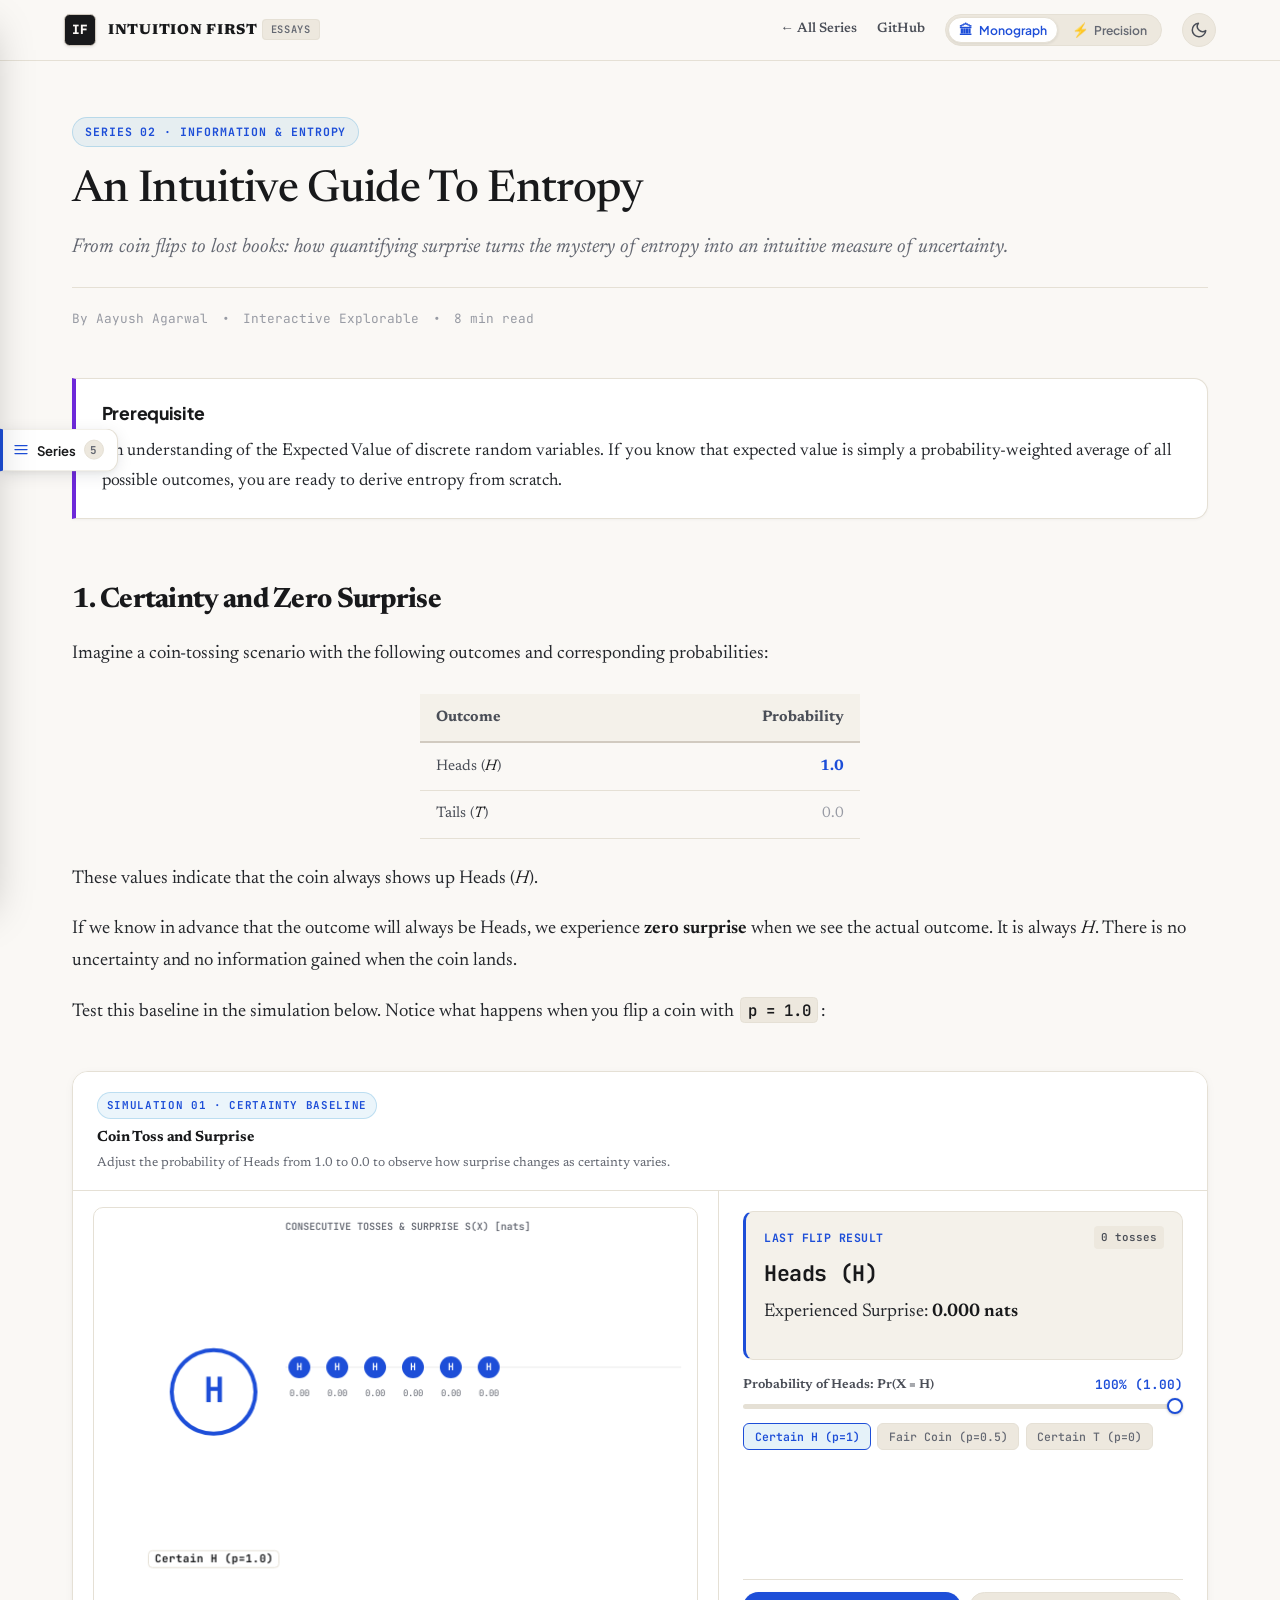
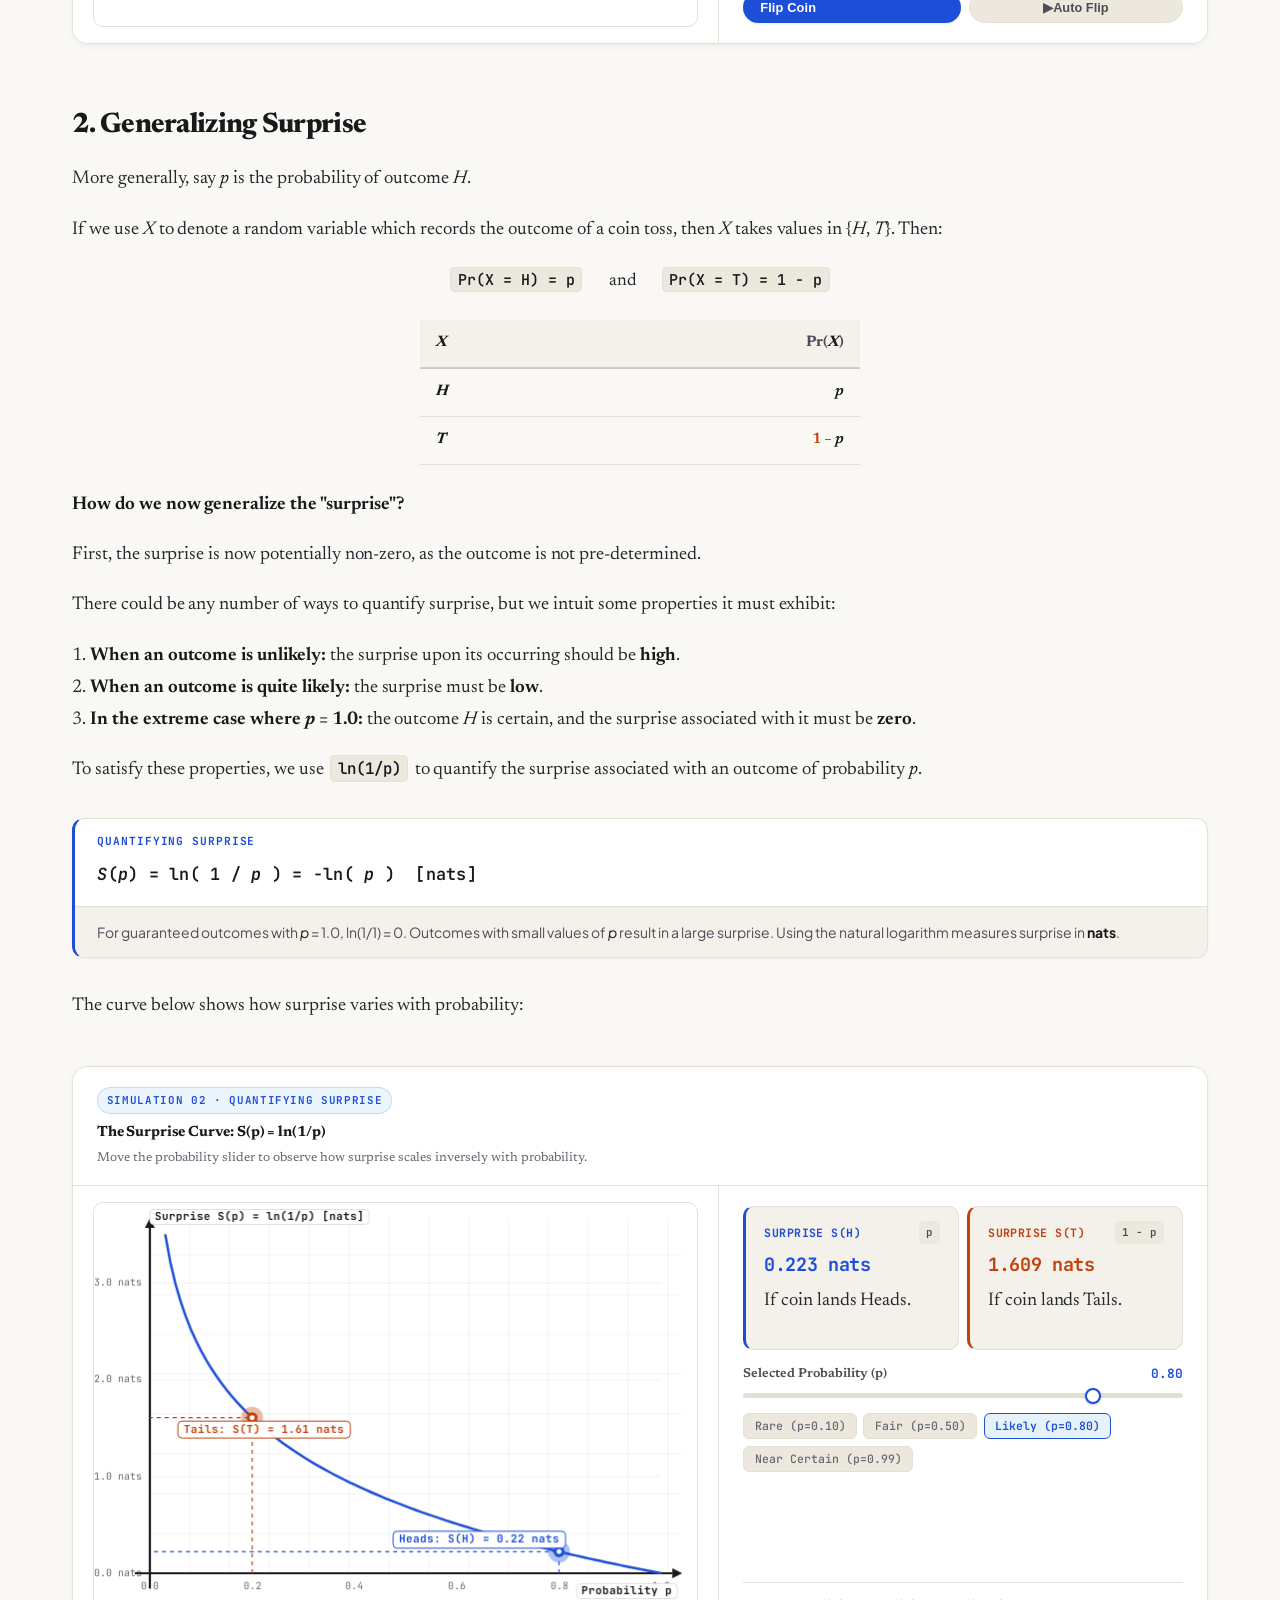
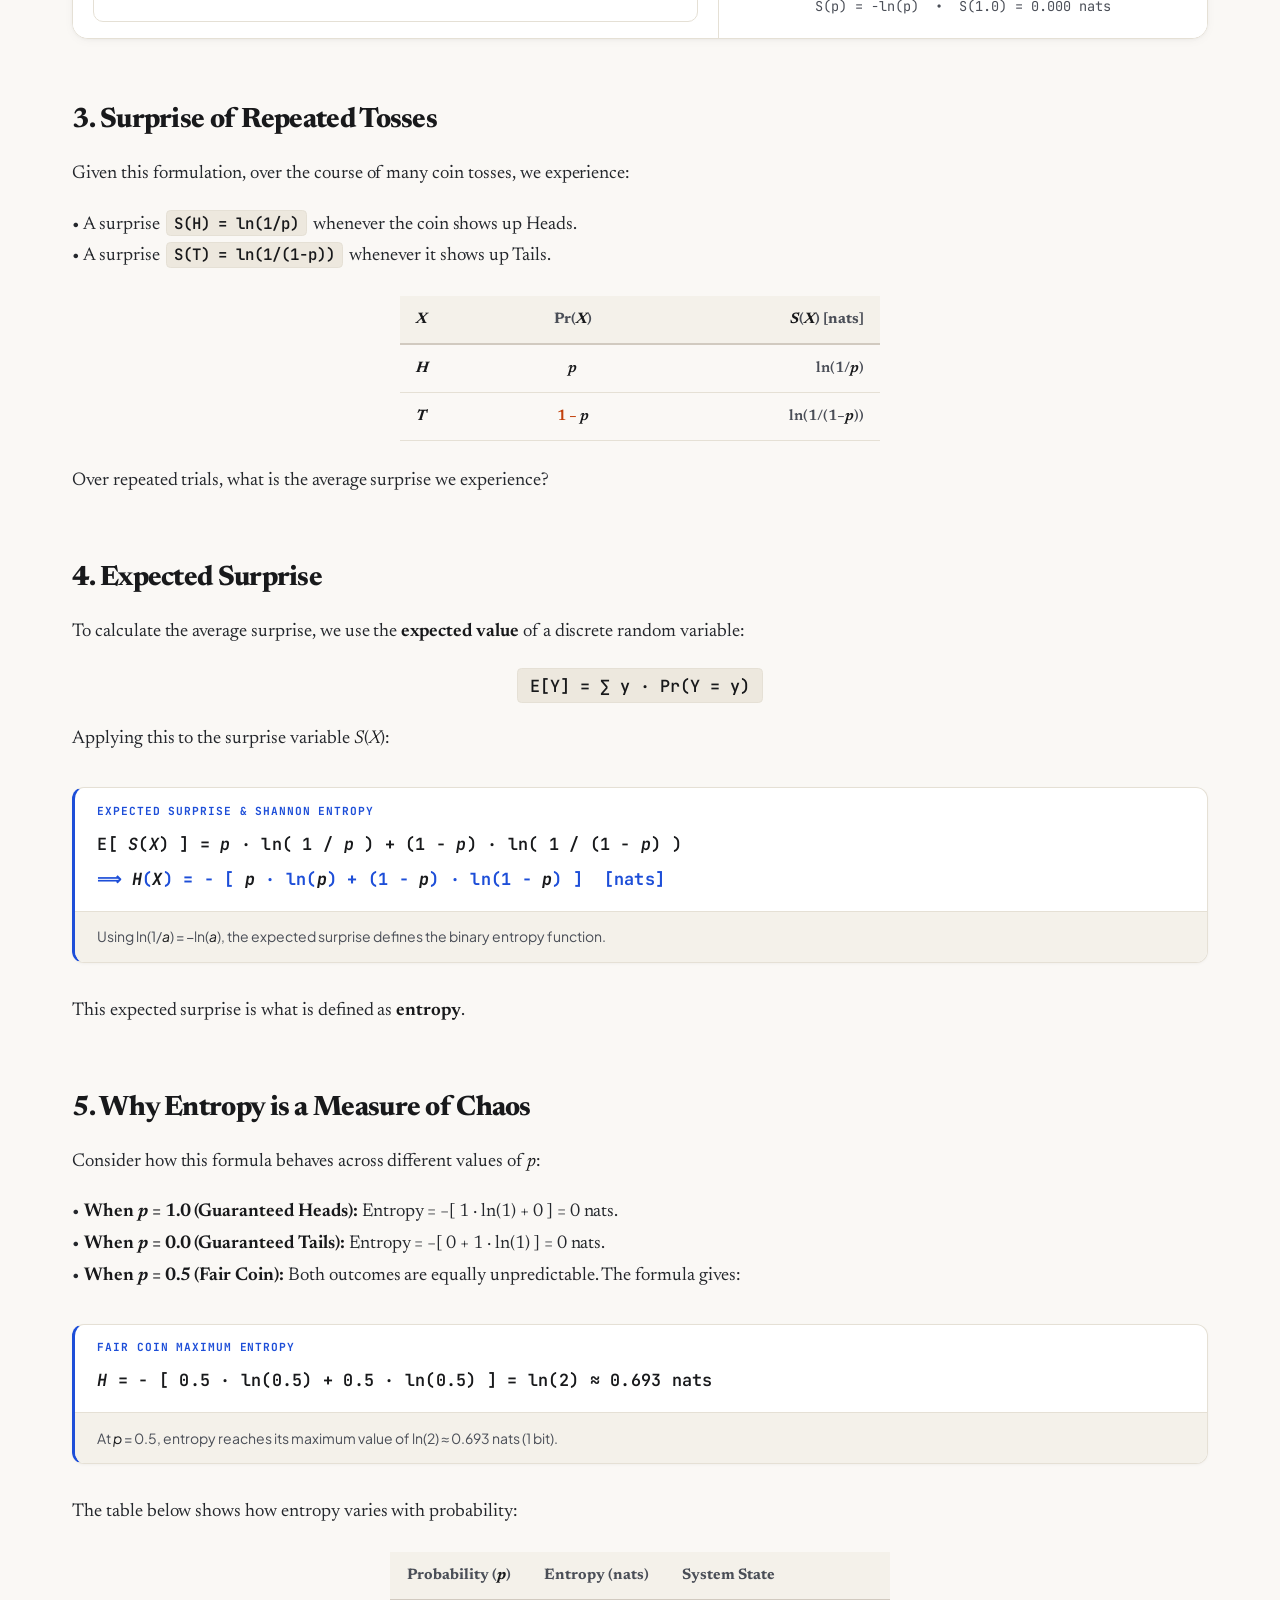
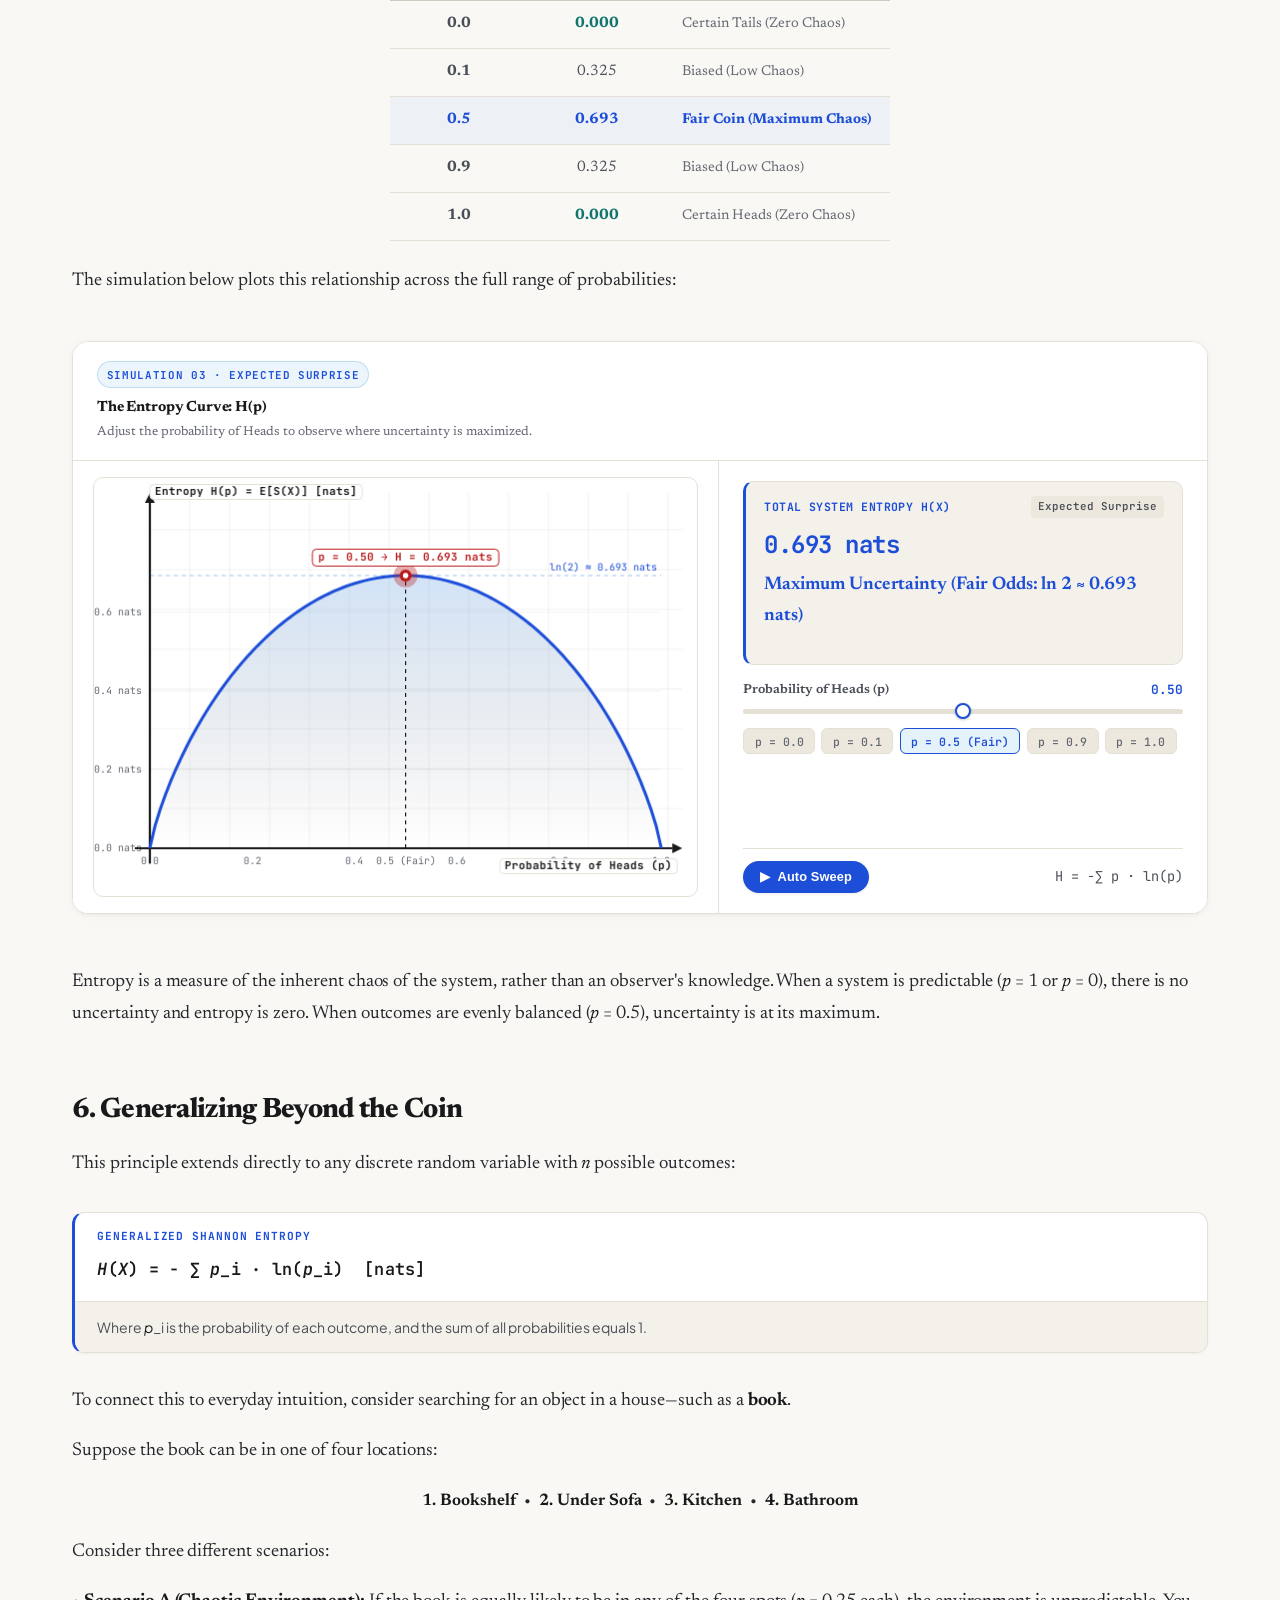
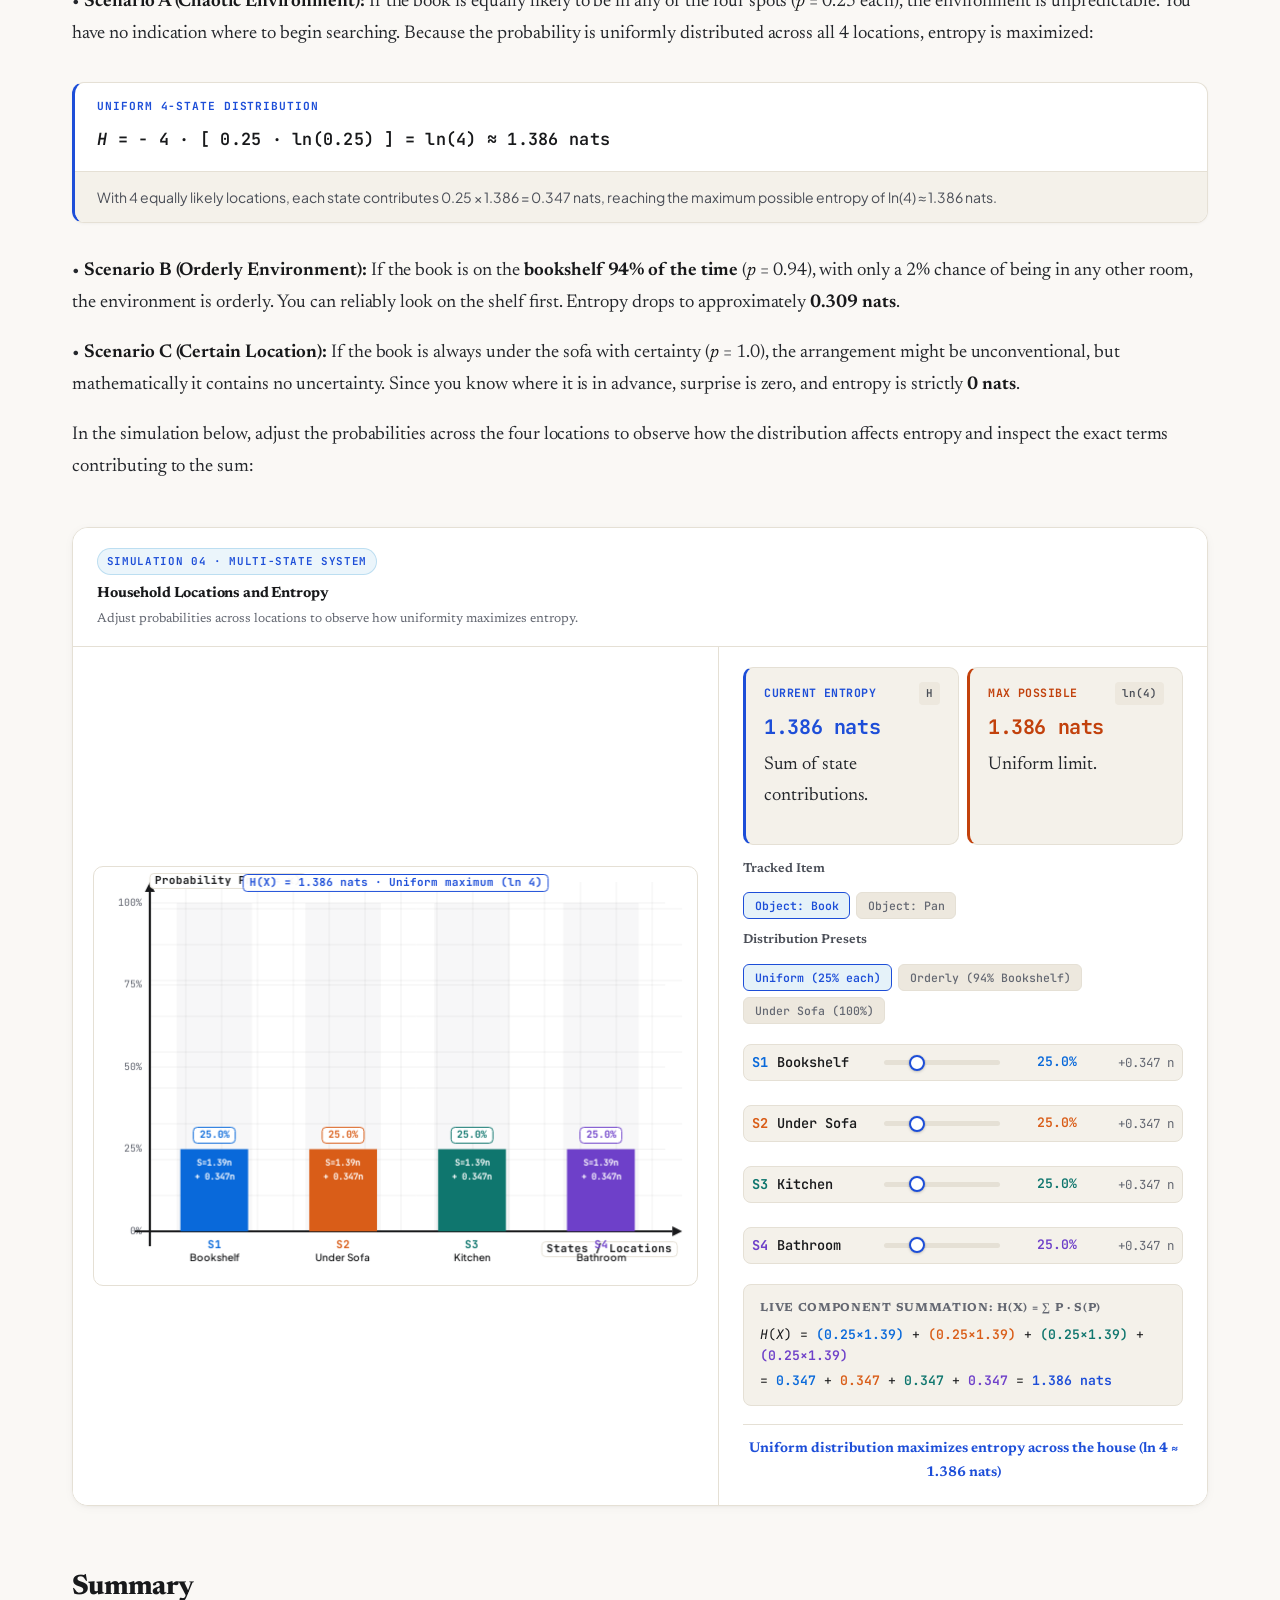
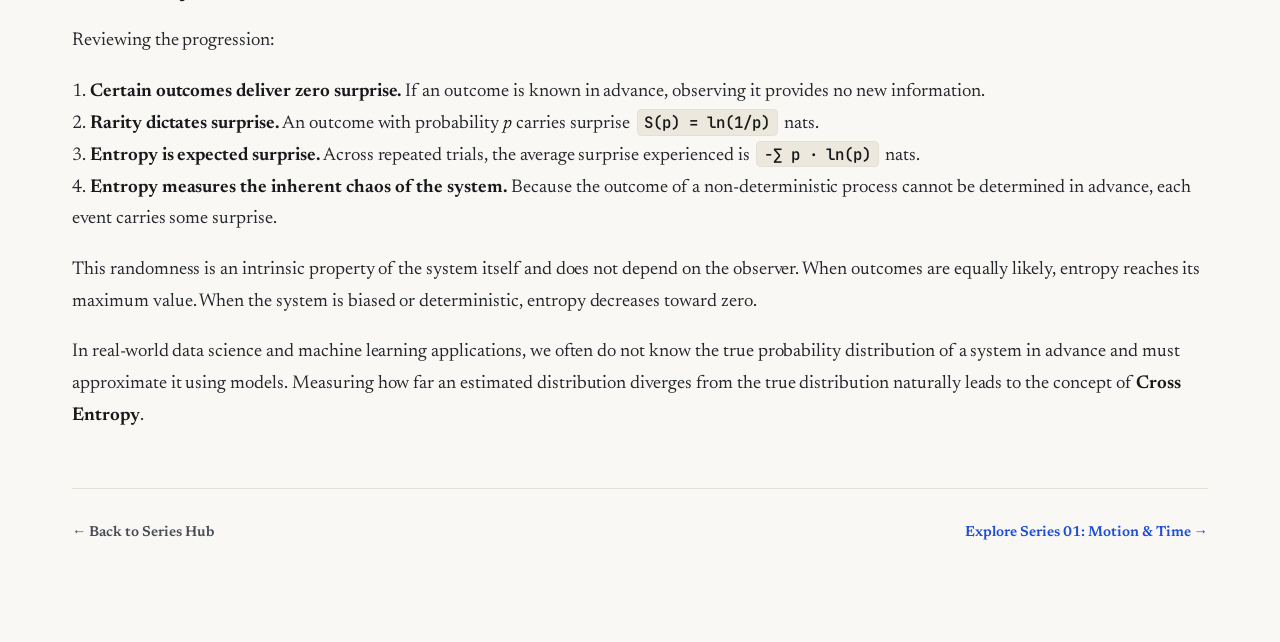
<file: posts/04-understanding-entropy.html>
<!DOCTYPE html>
<html lang="en">

<head>
  <meta charset="UTF-8">
  <meta name="viewport" content="width=device-width, initial-scale=1.0">
  <title>An Intuitive Guide To Entropy · Intuition First</title>
  <link rel="stylesheet" href="../css/style.css">
  <meta name="description"
    content="From coin flips to lost books: how quantifying surprise turns the mystery of entropy into an intuitive measure of uncertainty.">
  <script>
    (function () {
      var savedTheme = null, savedStyle = null;
      try {
        savedTheme = localStorage.getItem('universe_theme');
        savedStyle = localStorage.getItem('universe_style');
      } catch (e) {}
      var theme = savedTheme ? savedTheme : 'light';
      var style = savedStyle ? savedStyle : 'monograph';
      document.documentElement.setAttribute('data-theme', theme);
      document.documentElement.setAttribute('data-style', style);
    })();
  </script>
</head>

<body>
  <div class="reading-progress-bar" id="reading-progress"></div>

  <!-- Top Navigation -->
  <nav class="site-nav">
    <div class="site-nav-inner">
      <a href="../index.html" class="brand-link">
        <div class="brand-badge">IF</div>
        <div>
          <span class="brand-title">INTUITION FIRST</span>
          <span class="brand-tag">ESSAYS</span>
        </div>
      </a>
      <div class="nav-links">
        <a href="../index.html">← All Series</a>
        <a href="https://github.com/ayush2991/intuition-first" target="_blank" rel="noopener"
          class="nav-link-secondary">GitHub</a>
        <div class="style-toggle-group" role="group" aria-label="Reading Aesthetic">
          <button type="button" class="style-toggle-btn active" data-style-val="monograph" title="Monograph: Archival Editorial Serif">
            <span class="style-btn-icon">🏛</span>
            <span class="style-btn-text">Monograph</span>
          </button>
          <button type="button" class="style-toggle-btn" data-style-val="precision" title="Precision: Modern Technical HUD">
            <span class="style-btn-icon">⚡</span>
            <span class="style-btn-text">Precision</span>
          </button>
        </div>
        <button class="theme-toggle-btn" aria-label="Toggle theme" title="Toggle theme">
          <svg class="sun-icon" viewBox="0 0 24 24" width="18" height="18" fill="none" stroke="currentColor"
            stroke-width="2" stroke-linecap="round" stroke-linejoin="round">
            <circle cx="12" cy="12" r="5"></circle>
            <line x1="12" y1="1" x2="12" y2="3"></line>
            <line x1="12" y1="21" x2="12" y2="23"></line>
            <line x1="4.22" y1="4.22" x2="5.64" y2="5.64"></line>
            <line x1="18.36" y1="18.36" x2="19.78" y2="19.78"></line>
            <line x1="1" y1="12" x2="3" y2="12"></line>
            <line x1="21" y1="12" x2="23" y2="12"></line>
            <line x1="4.22" y1="19.78" x2="5.64" y2="18.36"></line>
            <line x1="18.36" y1="5.64" x2="19.78" y2="4.22"></line>
          </svg>
          <svg class="moon-icon" viewBox="0 0 24 24" width="18" height="18" fill="none" stroke="currentColor"
            stroke-width="2" stroke-linecap="round" stroke-linejoin="round">
            <path d="M21 12.79A9 9 0 1 1 11.21 3 7 7 0 0 0 21 12.79z"></path>
          </svg>
        </button>
      </div>
    </div>
  </nav>

  <!-- Main Article Body -->
  <main class="wide-reading-container">

    <!-- Article Header -->
    <header class="article-header">
      <div class="category-tag">Series 02 · Information &amp; Entropy</div>
      <h1 class="article-title">An Intuitive Guide To Entropy</h1>
      <p class="article-subtitle">
        From coin flips to lost books: how quantifying surprise turns the mystery of entropy into an intuitive measure
        of uncertainty.
      </p>
      <div class="article-meta">
        <span>By Aayush Agarwal</span>
        <span>•</span>
        <span>Interactive Explorable</span>
        <span>•</span>
        <span>8 min read</span>
      </div>
    </header>

    <!-- Editorial Prose -->
    <article class="editorial-prose">

      <!-- Prerequisite Callout Card -->
      <div class="insight-callout">
        <h4>Prerequisite</h4>
        <p>
          An understanding of the Expected Value of discrete random variables. If you know that expected value is simply
          a probability-weighted average of all possible outcomes, you are ready to derive entropy from scratch.
        </p>
      </div>

      <!-- SECTION 1 -->
      <h2>1. Certainty and Zero Surprise</h2>
      <p>
        Imagine a coin-tossing scenario with the following outcomes and corresponding probabilities:
      </p>

      <div style="margin: 1.5rem 0; overflow-x: auto;">
        <table style="width: 100%; max-width: 440px; margin: 0 auto; border-collapse: collapse; font-size: 0.95rem;">
          <thead>
            <tr style="border-bottom: 2px solid var(--border-medium); background: var(--bg-card-subtle);">
              <th style="padding: 0.65rem 1rem; text-align: left;">Outcome</th>
              <th style="padding: 0.65rem 1rem; text-align: right;">Probability</th>
            </tr>
          </thead>
          <tbody>
            <tr style="border-bottom: 1px solid var(--border-subtle);">
              <td style="padding: 0.65rem 1rem;">Heads (<em>H</em>)</td>
              <td style="padding: 0.65rem 1rem; text-align: right; font-weight: 700; color: var(--color-time);">1.0</td>
            </tr>
            <tr style="border-bottom: 1px solid var(--border-subtle);">
              <td style="padding: 0.65rem 1rem;">Tails (<em>T</em>)</td>
              <td style="padding: 0.65rem 1rem; text-align: right; color: var(--text-faint);">0.0</td>
            </tr>
          </tbody>
        </table>
      </div>

      <p>
        These values indicate that the coin always shows up Heads (<em>H</em>).
      </p>
      <p>
        If we know in advance that the outcome will always be Heads, we experience <strong>zero surprise</strong> when
        we see the actual outcome. It is always <em>H</em>. There is no uncertainty and no information gained when the
        coin lands.
      </p>
      <p>
        Test this baseline in the simulation below. Notice what happens when you flip a coin with <span
          class="math-badge">p = 1.0</span>:
      </p>

      <!-- INTERACTIVE WIDGET 1: CERTAINTY COIN -->
      <div id="widget-certainty-coin" class="interactive-artifact">
        <div class="artifact-header">
          <div>
            <div class="artifact-badge">SIMULATION 01 · CERTAINTY BASELINE</div>
            <div class="artifact-title">Coin Toss and Surprise</div>
            <div class="artifact-desc">Adjust the probability of Heads from 1.0 to 0.0 to observe how surprise changes
              as certainty varies.</div>
          </div>
        </div>
        <div class="artifact-split">
          <div class="split-canvas-col">
            <canvas></canvas>
          </div>
          <div class="split-controls-col">
            <div>
              <div class="clock-card cyan" style="margin-bottom: 0.85rem;">
                <div class="clock-meta">
                  <span class="clock-label">Last Flip Result</span>
                  <span class="clock-badge readout-toss-count">0 tosses</span>
                </div>
                <div class="clock-time readout-last-outcome" style="font-size: 1.35rem;">Heads (H)</div>
                <p class="clock-subtext">Experienced Surprise: <strong class="readout-last-surprise"
                    style="color:var(--text-primary);">0.000 nats</strong></p>
              </div>

              <div class="control-item" style="margin-bottom: 0.85rem;">
                <div class="control-header">
                  <span>Probability of Heads: Pr(X = H)</span>
                  <span class="control-val cyan val-prob">100% (1.00)</span>
                </div>
                <input type="range" class="range-slider slider-prob" min="0" max="100" value="100">
                <div class="preset-chips" style="margin-top: 0.4rem;">
                  <button class="chip-btn chip-prob active" data-p="1.0">Certain H (p=1)</button>
                  <button class="chip-btn chip-prob" data-p="0.5">Fair Coin (p=0.5)</button>
                  <button class="chip-btn chip-prob" data-p="0.0">Certain T (p=0)</button>
                </div>
              </div>
            </div>

            <div class="toolbar-bottom" style="padding-top: 0.75rem; display: flex; gap: 0.5rem;">
              <button class="btn-primary btn-toss" style="flex: 1;">
                <span>Flip Coin</span>
              </button>
              <button class="btn-secondary btn-auto-toss" style="flex: 1;">
                <span>▶</span><span>Auto Flip</span>
              </button>
            </div>
          </div>
        </div>
      </div>

      <!-- SECTION 2 -->
      <h2>2. Generalizing Surprise</h2>
      <p>
        More generally, say <em>p</em> is the probability of outcome <em>H</em>.
      </p>
      <p>
        If we use <em>X</em> to denote a random variable which records the outcome of a coin toss, then <em>X</em> takes
        values in {<em>H</em>, <em>T</em>}. Then:
      </p>
      <p style="text-align: center; margin: 1.25rem 0; font-size: 1.1rem;">
        <span class="math-badge">Pr(X = H) = p</span> &nbsp;&nbsp;&nbsp;&nbsp; and &nbsp;&nbsp;&nbsp;&nbsp; <span
          class="math-badge">Pr(X = T) = 1 − p</span>
      </p>

      <div style="margin: 1.5rem 0; overflow-x: auto;">
        <table style="width: 100%; max-width: 440px; margin: 0 auto; border-collapse: collapse; font-size: 0.95rem;">
          <thead>
            <tr style="border-bottom: 2px solid var(--border-medium); background: var(--bg-card-subtle);">
              <th style="padding: 0.65rem 1rem; text-align: left;"><em>X</em></th>
              <th style="padding: 0.65rem 1rem; text-align: right;">Pr(<em>X</em>)</th>
            </tr>
          </thead>
          <tbody>
            <tr style="border-bottom: 1px solid var(--border-subtle);">
              <td style="padding: 0.65rem 1rem; font-weight: 700;"><em>H</em></td>
              <td style="padding: 0.65rem 1rem; text-align: right; color: var(--color-time); font-weight: 600;">
                <em>p</em>
              </td>
            </tr>
            <tr style="border-bottom: 1px solid var(--border-subtle);">
              <td style="padding: 0.65rem 1rem; font-weight: 700;"><em>T</em></td>
              <td style="padding: 0.65rem 1rem; text-align: right; color: var(--color-space); font-weight: 600;">1 −
                <em>p</em>
              </td>
            </tr>
          </tbody>
        </table>
      </div>

      <p>
        <strong>How do we now generalize the "surprise"?</strong>
      </p>
      <p>
        First, the surprise is now potentially non-zero, as the outcome is not pre-determined.
      </p>
      <p>
        There could be any number of ways to quantify surprise, but we intuit some properties it must exhibit:
      </p>
      <p>
        1. <strong>When an outcome is unlikely:</strong> the surprise upon its occurring should be
        <strong>high</strong>.<br>
        2. <strong>When an outcome is quite likely:</strong> the surprise must be <strong>low</strong>.<br>
        3. <strong>In the extreme case where <em>p</em> = 1.0:</strong> the outcome <em>H</em> is certain, and the
        surprise associated with it must be <strong>zero</strong>.
      </p>
      <p>
        To satisfy these properties, we use <span class="math-badge">ln(1/p)</span> to quantify the surprise associated
        with an outcome of probability <em>p</em>.
      </p>
      <div class="formula-card">
        <div class="formula-card-header">
          <span class="formula-tag">Quantifying Surprise</span>
        </div>
        <div class="formula-body">
          <em>S</em>(<em>p</em>) = ln( 1 / <em>p</em> ) = −ln( <em>p</em> ) &nbsp;[nats]
        </div>
        <div class="formula-note">For guaranteed outcomes with <em>p</em> = 1.0, ln(1/1) = 0. Outcomes with small values
          of <em>p</em> result in a large surprise. Using the natural logarithm measures surprise in
          <strong>nats</strong>.
        </div>
      </div>

      <p>
        The curve below shows how surprise varies with probability:
      </p>

      <!-- INTERACTIVE WIDGET 2: SURPRISE CURVE -->
      <div id="widget-surprise-curve" class="interactive-artifact">
        <div class="artifact-header">
          <div>
            <div class="artifact-badge">SIMULATION 02 · QUANTIFYING SURPRISE</div>
            <div class="artifact-title">The Surprise Curve: S(p) = ln(1/p)</div>
            <div class="artifact-desc">Move the probability slider to observe how surprise scales inversely with
              probability.</div>
          </div>
        </div>
        <div class="artifact-split">
          <div class="split-canvas-col">
            <canvas></canvas>
          </div>
          <div class="split-controls-col">
            <div>
              <div class="twin-clocks-grid"
                style="display: grid; grid-template-columns: 1fr 1fr; gap: 0.5rem; margin-bottom: 0.85rem;">
                <div class="clock-card cyan">
                  <div class="clock-meta">
                    <span class="clock-label">Surprise S(H)</span>
                    <span class="clock-badge">p</span>
                  </div>
                  <div class="clock-time readout-surprise-heads" style="font-size: 1.15rem; color:var(--color-time);">
                    0.223 nats</div>
                  <p class="clock-subtext">If coin lands Heads.</p>
                </div>
                <div class="clock-card" style="border-left: 3px solid var(--color-space);">
                  <div class="clock-meta">
                    <span class="clock-label" style="color:var(--color-space);">Surprise S(T)</span>
                    <span class="clock-badge">1 − p</span>
                  </div>
                  <div class="clock-time readout-surprise-tails" style="font-size: 1.15rem; color:var(--color-space);">
                    1.609 nats</div>
                  <p class="clock-subtext">If coin lands Tails.</p>
                </div>
              </div>

              <div class="control-item" style="margin-bottom: 0.85rem;">
                <div class="control-header">
                  <span>Selected Probability (p)</span>
                  <span class="control-val cyan val-prob">0.80</span>
                </div>
                <input type="range" class="range-slider slider-prob" min="1" max="99" value="80">
                <div class="preset-chips" style="margin-top: 0.4rem;">
                  <button class="chip-btn chip-prob" data-p="0.10">Rare (p=0.10)</button>
                  <button class="chip-btn chip-prob" data-p="0.50">Fair (p=0.50)</button>
                  <button class="chip-btn chip-prob active" data-p="0.80">Likely (p=0.80)</button>
                  <button class="chip-btn chip-prob" data-p="0.99">Near Certain (p=0.99)</button>
                </div>
              </div>
            </div>
            <div class="toolbar-bottom" style="padding-top: 0.75rem;">
              <div
                style="font-family: var(--font-mono); font-size: 0.85rem; width: 100%; text-align: center; color: var(--text-secondary);">
                S(p) = −ln(p) &nbsp;•&nbsp; S(1.0) = 0.000 nats
              </div>
            </div>
          </div>
        </div>
      </div>

      <!-- SECTION 3 -->
      <h2>3. Surprise of Repeated Tosses</h2>
      <p>
        Given this formulation, over the course of many coin tosses, we experience:
      </p>
      <p>
        • A surprise <span class="math-badge">S(H) = ln(1/p)</span> whenever the coin shows up Heads.<br>
        • A surprise <span class="math-badge">S(T) = ln(1/(1−p))</span> whenever it shows up Tails.
      </p>

      <div style="margin: 1.5rem 0; overflow-x: auto;">
        <table style="width: 100%; max-width: 480px; margin: 0 auto; border-collapse: collapse; font-size: 0.95rem;">
          <thead>
            <tr style="border-bottom: 2px solid var(--border-medium); background: var(--bg-card-subtle);">
              <th style="padding: 0.65rem 1rem; text-align: left;"><em>X</em></th>
              <th style="padding: 0.65rem 1rem; text-align: center;">Pr(<em>X</em>)</th>
              <th style="padding: 0.65rem 1rem; text-align: right;"><em>S</em>(<em>X</em>) [nats]</th>
            </tr>
          </thead>
          <tbody>
            <tr style="border-bottom: 1px solid var(--border-subtle);">
              <td style="padding: 0.65rem 1rem; font-weight: 700;"><em>H</em></td>
              <td style="padding: 0.65rem 1rem; text-align: center; color: var(--color-time); font-weight: 600;">
                <em>p</em>
              </td>
              <td style="padding: 0.65rem 1rem; text-align: right; font-weight: 600;">ln(1/<em>p</em>)</td>
            </tr>
            <tr style="border-bottom: 1px solid var(--border-subtle);">
              <td style="padding: 0.65rem 1rem; font-weight: 700;"><em>T</em></td>
              <td style="padding: 0.65rem 1rem; text-align: center; color: var(--color-space); font-weight: 600;">1 −
                <em>p</em>
              </td>
              <td style="padding: 0.65rem 1rem; text-align: right; font-weight: 600;">ln(1/(1−<em>p</em>))</td>
            </tr>
          </tbody>
        </table>
      </div>

      <p>
        Over repeated trials, what is the average surprise we experience?
      </p>

      <!-- SECTION 4 -->
      <h2>4. Expected Surprise</h2>
      <p>
        To calculate the average surprise, we use the <strong>expected value</strong> of a discrete random variable:
      </p>
      <p style="text-align: center; margin: 1.25rem 0; font-size: 1.15rem; font-weight: 600;">
        <span class="math-badge" style="font-size: 1.05rem; padding: 0.35rem 0.8rem;">E[Y] = ∑ y · Pr(Y = y)</span>
      </p>
      <p>
        Applying this to the surprise variable <em>S</em>(<em>X</em>):
      </p>
      <div class="formula-card">
        <div class="formula-card-header">
          <span class="formula-tag">Expected Surprise &amp; Shannon Entropy</span>
        </div>
        <div class="formula-body">
          E[ <em>S</em>(<em>X</em>) ] = <em>p</em> · ln( 1 / <em>p</em> ) + (1 − <em>p</em>) · ln( 1 / (1 − <em>p</em>)
          )
          <div style="margin-top: 0.5rem; color: var(--color-time); font-weight: 700;">
            ⟹ <em>H</em>(<em>X</em>) = − [ <em>p</em> · ln(<em>p</em>) + (1 − <em>p</em>) · ln(1 − <em>p</em>) ]
            &nbsp;[nats]
          </div>
        </div>
        <div class="formula-note">Using ln(1/<em>a</em>) = −ln(<em>a</em>), the expected surprise defines the binary
          entropy function.</div>
      </div>
      <p>
        This expected surprise is what is defined as <strong>entropy</strong>.
      </p>

      <!-- SECTION 5 -->
      <h2>5. Why Entropy is a Measure of Chaos</h2>
      <p>
        Consider how this formula behaves across different values of <em>p</em>:
      </p>
      <p>
        • <strong>When <em>p</em> = 1.0 (Guaranteed Heads):</strong> Entropy = −[ 1 · ln(1) + 0 ] = 0 nats.<br>
        • <strong>When <em>p</em> = 0.0 (Guaranteed Tails):</strong> Entropy = −[ 0 + 1 · ln(1) ] = 0 nats.<br>
        • <strong>When <em>p</em> = 0.5 (Fair Coin):</strong> Both outcomes are equally unpredictable. The formula
        gives:
      </p>
      <div class="formula-card">
        <div class="formula-card-header">
          <span class="formula-tag">Fair Coin Maximum Entropy</span>
        </div>
        <div class="formula-body">
          <em>H</em> = − [ 0.5 · ln(0.5) + 0.5 · ln(0.5) ] = ln(2) ≈ 0.693 nats
        </div>
        <div class="formula-note">At <em>p</em> = 0.5, entropy reaches its maximum value of ln(2) ≈ 0.693 nats (1 bit).
        </div>
      </div>

      <p>
        The table below shows how entropy varies with probability:
      </p>

      <div style="margin: 1.5rem 0; overflow-x: auto;">
        <table style="width: 100%; max-width: 500px; margin: 0 auto; border-collapse: collapse; font-size: 0.95rem;">
          <thead>
            <tr style="border-bottom: 2px solid var(--border-medium); background: var(--bg-card-subtle);">
              <th style="padding: 0.65rem 1rem; text-align: center;">Probability (<em>p</em>)</th>
              <th style="padding: 0.65rem 1rem; text-align: center;">Entropy (nats)</th>
              <th style="padding: 0.65rem 1rem; text-align: left;">System State</th>
            </tr>
          </thead>
          <tbody>
            <tr style="border-bottom: 1px solid var(--border-subtle);">
              <td style="padding: 0.65rem 1rem; text-align: center; font-weight: 700;">0.0</td>
              <td style="padding: 0.65rem 1rem; text-align: center; color: var(--color-emerald); font-weight: 700;">
                0.000</td>
              <td style="padding: 0.65rem 1rem; font-size: 0.88rem; color: var(--text-muted);">Certain Tails (Zero
                Chaos)</td>
            </tr>
            <tr style="border-bottom: 1px solid var(--border-subtle);">
              <td style="padding: 0.65rem 1rem; text-align: center; font-weight: 700;">0.1</td>
              <td style="padding: 0.65rem 1rem; text-align: center;">0.325</td>
              <td style="padding: 0.65rem 1rem; font-size: 0.88rem; color: var(--text-muted);">Biased (Low Chaos)</td>
            </tr>
            <tr style="border-bottom: 1px solid var(--border-subtle); background: rgba(9, 105, 218, 0.05);">
              <td style="padding: 0.65rem 1rem; text-align: center; font-weight: 700; color: var(--color-time);">0.5
              </td>
              <td style="padding: 0.65rem 1rem; text-align: center; font-weight: 700; color: var(--color-time);">0.693
              </td>
              <td style="padding: 0.65rem 1rem; font-size: 0.88rem; font-weight: 700; color: var(--color-time);">Fair
                Coin (Maximum Chaos)</td>
            </tr>
            <tr style="border-bottom: 1px solid var(--border-subtle);">
              <td style="padding: 0.65rem 1rem; text-align: center; font-weight: 700;">0.9</td>
              <td style="padding: 0.65rem 1rem; text-align: center;">0.325</td>
              <td style="padding: 0.65rem 1rem; font-size: 0.88rem; color: var(--text-muted);">Biased (Low Chaos)</td>
            </tr>
            <tr style="border-bottom: 1px solid var(--border-subtle);">
              <td style="padding: 0.65rem 1rem; text-align: center; font-weight: 700;">1.0</td>
              <td style="padding: 0.65rem 1rem; text-align: center; color: var(--color-emerald); font-weight: 700;">
                0.000</td>
              <td style="padding: 0.65rem 1rem; font-size: 0.88rem; color: var(--text-muted);">Certain Heads (Zero
                Chaos)</td>
            </tr>
          </tbody>
        </table>
      </div>

      <p>
        The simulation below plots this relationship across the full range of probabilities:
      </p>

      <!-- INTERACTIVE WIDGET 3: EXPECTED ENTROPY -->
      <div id="widget-expected-entropy" class="interactive-artifact">
        <div class="artifact-header">
          <div>
            <div class="artifact-badge">SIMULATION 03 · EXPECTED SURPRISE</div>
            <div class="artifact-title">The Entropy Curve: H(p)</div>
            <div class="artifact-desc">Adjust the probability of Heads to observe where uncertainty is maximized.</div>
          </div>
        </div>
        <div class="artifact-split">
          <div class="split-canvas-col">
            <canvas></canvas>
          </div>
          <div class="split-controls-col">
            <div>
              <div class="clock-card cyan" style="margin-bottom: 0.85rem;">
                <div class="clock-meta">
                  <span class="clock-label">Total System Entropy H(X)</span>
                  <span class="clock-badge">Expected Surprise</span>
                </div>
                <div class="clock-time readout-entropy" style="font-size: 1.5rem; color:var(--color-time);">0.693 nats
                </div>
                <p class="clock-subtext readout-status">Maximum Chaos (Peak Uncertainty)</p>
              </div>

              <div class="control-item" style="margin-bottom: 0.85rem;">
                <div class="control-header">
                  <span>Probability of Heads (p)</span>
                  <span class="control-val cyan val-prob">0.50</span>
                </div>
                <input type="range" class="range-slider slider-prob" min="0" max="100" value="50">
                <div class="preset-chips" style="margin-top: 0.4rem;">
                  <button class="chip-btn chip-prob" data-p="0.0">p = 0.0</button>
                  <button class="chip-btn chip-prob" data-p="0.1">p = 0.1</button>
                  <button class="chip-btn chip-prob active" data-p="0.5">p = 0.5 (Fair)</button>
                  <button class="chip-btn chip-prob" data-p="0.9">p = 0.9</button>
                  <button class="chip-btn chip-prob" data-p="1.0">p = 1.0</button>
                </div>
              </div>
            </div>
            <div class="toolbar-bottom"
              style="padding-top: 0.75rem; display: flex; align-items: center; justify-content: space-between;">
              <button class="btn-primary btn-play">
                <span>▶</span><span>Auto Sweep</span>
              </button>
              <div style="font-family: var(--font-mono); font-size: 0.85rem; color: var(--text-secondary);">
                H = −∑ p · ln(p)
              </div>
            </div>
          </div>
        </div>
      </div>

      <p>
        Entropy is a measure of the inherent chaos of the system, rather than an observer's knowledge. When a system is
        predictable (<em>p</em> = 1 or <em>p</em> = 0), there is no uncertainty and entropy is zero. When outcomes are
        evenly balanced (<em>p</em> = 0.5), uncertainty is at its maximum.
      </p>

      <!-- SECTION 6 -->
      <h2>6. Generalizing Beyond the Coin</h2>
      <p>
        This principle extends directly to any discrete random variable with <em>n</em> possible outcomes:
      </p>
      <div class="formula-card">
        <div class="formula-card-header">
          <span class="formula-tag">Generalized Shannon Entropy</span>
        </div>
        <div class="formula-body">
          <em>H</em>(<em>X</em>) = − ∑ <em>p</em>_i · ln(<em>p</em>_i) &nbsp;[nats]
        </div>
        <div class="formula-note">Where <em>p</em>_i is the probability of each outcome, and the sum of all
          probabilities
          equals 1.</div>
      </div>
      <p>
        To connect this to everyday intuition, consider searching for an object in a house—such as a
        <strong>book</strong>.
      </p>
      <p>
        Suppose the book can be in one of four locations:
      </p>
      <p style="text-align: center; margin: 1.25rem 0; font-size: 1.05rem;">
        <strong>1. Bookshelf</strong> &nbsp;•&nbsp;
        <strong>2. Under Sofa</strong> &nbsp;•&nbsp;
        <strong>3. Kitchen</strong> &nbsp;•&nbsp;
        <strong>4. Bathroom</strong>
      </p>
      <p>
        Consider three different scenarios:
      </p>
      <p>
        • <strong>Scenario A (Chaotic Environment):</strong> If the book is equally likely to be in any of the four
        spots (<em>p</em> = 0.25 each), the environment is unpredictable. You have no indication where to begin
        searching. Because the probability is uniformly distributed across all 4 locations, entropy is maximized:
      </p>
      <div class="formula-card">
        <div class="formula-card-header">
          <span class="formula-tag">Uniform 4-State Distribution</span>
        </div>
        <div class="formula-body">
          <em>H</em> = − 4 · [ 0.25 · ln(0.25) ] = ln(4) ≈ 1.386 nats
        </div>
        <div class="formula-note">With 4 equally likely locations, each state contributes 0.25 × 1.386 = 0.347 nats,
          reaching the maximum possible entropy of ln(4) ≈ 1.386 nats.</div>
      </div>
      <p>
        • <strong>Scenario B (Orderly Environment):</strong> If the book is on the <strong>bookshelf 94% of the
          time</strong> (<em>p</em> = 0.94), with only a 2% chance of being in any other room, the environment is
        orderly. You can reliably look on the shelf first. Entropy drops to approximately <strong>0.309 nats</strong>.
      </p>
      <p>
        • <strong>Scenario C (Certain Location):</strong> If the book is always under the sofa with certainty
        (<em>p</em> = 1.0), the arrangement might be unconventional, but mathematically it contains no uncertainty.
        Since you know where it is in advance, surprise is zero, and entropy is strictly <strong>0 nats</strong>.
      </p>
      <p>
        In the simulation below, adjust the probabilities across the four locations to observe how the distribution
        affects entropy and inspect the exact terms contributing to the sum:
      </p>

      <!-- INTERACTIVE WIDGET 4: HOUSEHOLD ENTROPY -->
      <div id="widget-household-chaos" class="interactive-artifact">
        <div class="artifact-header">
          <div>
            <div class="artifact-badge">SIMULATION 04 · MULTI-STATE SYSTEM</div>
            <div class="artifact-title">Household Locations and Entropy</div>
            <div class="artifact-desc">Adjust probabilities across locations to observe how uniformity maximizes
              entropy.</div>
          </div>
        </div>
        <div class="artifact-split">
          <div class="split-canvas-col">
            <canvas></canvas>
          </div>
          <div class="split-controls-col">
            <div>
              <div class="twin-clocks-grid"
                style="display: grid; grid-template-columns: 1fr 1fr; gap: 0.5rem; margin-bottom: 0.85rem;">
                <div class="clock-card cyan">
                  <div class="clock-meta">
                    <span class="clock-label">Current Entropy</span>
                    <span class="clock-badge">H</span>
                  </div>
                  <div class="clock-time readout-household-entropy"
                    style="font-size: 1.25rem; color:var(--color-time);">1.386 nats</div>
                  <p class="clock-subtext">Sum of state contributions.</p>
                </div>
                <div class="clock-card" style="border-left: 3px solid var(--color-space);">
                  <div class="clock-meta">
                    <span class="clock-label" style="color:var(--color-space);">Max Possible</span>
                    <span class="clock-badge">ln(4)</span>
                  </div>
                  <div class="clock-time readout-max-household-entropy"
                    style="font-size: 1.25rem; color:var(--color-space);">1.386 nats</div>
                  <p class="clock-subtext">Uniform limit.</p>
                </div>
              </div>

              <div class="control-item" style="margin-bottom: 0.65rem;">
                <div class="control-header">
                  <span>Tracked Item</span>
                </div>
                <div class="preset-chips" style="margin-top: 0.25rem;">
                  <button class="chip-btn btn-item-toggle active" data-item="book">Object: Book</button>
                  <button class="chip-btn btn-item-toggle" data-item="pan">Object: Pan</button>
                </div>
              </div>

              <div class="control-item" style="margin-bottom: 0.85rem;">
                <div class="control-header">
                  <span>Distribution Presets</span>
                </div>
                <div class="preset-chips" style="margin-top: 0.3rem;">
                  <button class="chip-btn btn-room-preset active" data-preset="chaotic">Uniform (25% each)</button>
                  <button class="chip-btn btn-room-preset" data-preset="orderly">Orderly (94% Bookshelf)</button>
                  <button class="chip-btn btn-room-preset" data-preset="sofa">Under Sofa (100%)</button>
                </div>
              </div>

              <div class="sliders-outcome-list household-sliders-list"></div>

              <!-- Live Component Decomposition Display -->
              <div class="entropy-decomposition-card"
                style="margin-top: 0.85rem; padding: 0.85rem 1rem; background: var(--bg-card-subtle); border: 1px solid var(--border-subtle); border-radius: 8px;">
                <div
                  style="font-size: 0.72rem; font-weight: 700; text-transform: uppercase; letter-spacing: 0.06em; color: var(--text-muted); margin-bottom: 0.35rem;">
                  Live Component Summation: H(X) = ∑ p · S(p)
                </div>
                <div class="readout-decomposition-formula"
                  style="font-family: var(--font-mono); font-size: 0.82rem; line-height: 1.6; color: var(--text-primary); word-break: break-word;">
                  <!-- Populated dynamically by post-04.js -->
                </div>
              </div>
            </div>
            <div class="toolbar-bottom" style="padding-top: 0.75rem;">
              <div class="readout-household-status" style="width: 100%; text-align: center; font-size: 0.88rem;">
                Uniform distribution maximizes entropy across the house (ln 4 ≈ 1.386 nats)
              </div>
            </div>
          </div>
        </div>
      </div>

      <!-- SUMMARY & CONCLUSION -->
      <h2>Summary</h2>
      <p>
        Reviewing the progression:
      </p>
      <p>
        1. <strong>Certain outcomes deliver zero surprise.</strong> If an outcome is known in advance, observing it
        provides no new information.<br>
        2. <strong>Rarity dictates surprise.</strong> An outcome with probability <em>p</em> carries surprise <span
          class="math-badge">S(p) = ln(1/p)</span> nats.<br>
        3. <strong>Entropy is expected surprise.</strong> Across repeated trials, the average surprise experienced is
        <span class="math-badge">−∑ p · ln(p)</span> nats.<br>
        4. <strong>Entropy measures the inherent chaos of the system.</strong> Because the outcome of a
        non-deterministic process cannot be determined in advance, each event carries some surprise.
      </p>
      <p>
        This randomness is an intrinsic property of the system itself and does not depend on the observer. When outcomes
        are equally likely, entropy reaches its maximum value. When the system is biased or deterministic, entropy
        decreases toward zero.
      </p>
      <p>
        In real-world data science and machine learning applications, we often do not know the true probability
        distribution of a system in advance and must approximate it using models. Measuring how far an estimated
        distribution diverges from the true distribution naturally leads to the concept of <strong>Cross
          Entropy</strong>.
      </p>

    </article>

    <!-- Post Article Footer Navigation -->
    <footer class="article-footer-nav"
      style="margin-top: 3.5rem; padding-top: 2rem; border-top: 1px solid var(--border-subtle); display: flex; justify-content: space-between; align-items: center; flex-wrap: wrap; gap: 1rem;">
      <a href="../index.html" class="footer-nav-btn"
        style="text-decoration: none; color: var(--text-secondary); font-weight: 600; font-size: 0.9rem;">
        ← Back to Series Hub
      </a>
      <a href="01-motion-and-time.html" class="footer-nav-btn"
        style="text-decoration: none; color: var(--color-time); font-weight: 600; font-size: 0.9rem;">
        Explore Series 01: Motion &amp; Time →
      </a>
    </footer>

  </main>

  <!-- Core and Simulation Scripts -->
  <script src="../js/core.js"></script>
  <script src="../js/post-04.js"></script>
</body>

</html>
</file>
<file: css/style.css>
/* ==========================================================================
   Intuition First - Core Design System & Styling
   Minimal, Modern, Precision Scientific Aesthetic
   ========================================================================== */

@import url('https://fonts.googleapis.com/css2?family=Plus+Jakarta+Sans:wght@400;500;600;700;800&family=JetBrains+Mono:wght@400;500;600;700&family=Newsreader:ital,opsz,wght@0,6..72,400;0,6..72,500;0,6..72,600;1,6..72,400&family=Inter:wght@400;500;600;700&display=swap');

/* ==========================================================================
   2×2 THEME MATRIX: MONOGRAPH & PRECISION × LIGHT & DARK
   ========================================================================== */

/* 1. MONOGRAPH - LIGHT (Default: Warm Archival Parchment / Editorial Serif) */
:root,
[data-style="monograph"][data-theme="light"],
[data-style="monograph"] {
  color-scheme: light;

  /* Surfaces */
  --bg-space: #faf8f5;              /* Warm natural parchment */
  --bg-card: #ffffff;               /* Pure white card surface */
  --bg-card-subtle: #f4f1ea;        /* Archival plate tint */
  --bg-surface-elevated: #ede8de;   /* Elevated archival pill */

  /* Hairlines & Borders */
  --border-subtle: #e5e0d5;
  --border-medium: #d1cac0;
  --border-active: #1d4ed8;

  /* Typography */
  --text-primary: #18191b;          /* Carbon Ink */
  --text-secondary: #4a4e57;
  --text-prose: #24272c;
  --text-emphasis: #18191b;
  --text-muted: #646872;
  --text-faint: #989ba4;

  /* Physics Semantic Palette (Calibrated Classical Contrast) */
  --color-time: #1d4ed8;            /* Academic Royal Cobalt */
  --color-time-glow: rgba(29, 78, 216, 0.12);
  --color-space: #c2410c;           /* Terracotta Rust */
  --color-space-glow: rgba(194, 65, 12, 0.12);
  --color-invariant: #6d28d9;       /* Royal Amethyst */
  --color-photon: #b45309;          /* Warm Amber */
  --color-emerald: #0f766e;         /* Verdigris */
  --color-danger: #b91c1c;          /* Crimson */

  /* Chrome & UI Elements */
  --nav-bg: rgba(250, 248, 245, 0.94);
  --bg-canvas-outer: #ffffff;
  --bg-canvas: #ffffff;
  --border-canvas: #e5e0d5;
  --shadow-canvas: none;
  --slider-track: #e5e0d5;
  --chip-bg: #ede8de;
  --chip-hover: #e2dcd0;
  --btn-secondary-bg: #ede8de;
  --btn-secondary-hover: #e2dcd0;
  --math-badge-bg: #f4f1ea;
  --bg-footer: #f4f1ea;
  --shadow-artifact: 0 2px 12px -2px rgba(24, 25, 27, 0.05), 0 1px 3px rgba(24, 25, 27, 0.03);
  --shadow-card: 0 1px 3px rgba(24, 25, 27, 0.04);

  /* Fonts & Sizing */
  --font-sans: 'Plus Jakarta Sans', -apple-system, BlinkMacSystemFont, "Segoe UI", Roboto, sans-serif;
  --font-serif: 'Newsreader', Georgia, 'Times New Roman', serif;
  --font-mono: 'JetBrains Mono', ui-monospace, SFMono-Regular, Menlo, Monaco, Consolas, monospace;
  --font-body: var(--font-serif);
  --body-font-size: 18px;
  --body-line-height: 1.72;
}

/* 2. MONOGRAPH - DARK (Scholarly Archive / Warm Deep Umber) */
[data-style="monograph"][data-theme="dark"] {
  color-scheme: dark;

  /* Surfaces */
  --bg-space: #141311;              /* Warm deep scholarly umber */
  --bg-card: #1c1a17;               /* Archival dark card */
  --bg-card-subtle: #181613;
  --bg-surface-elevated: #24221e;

  /* Hairlines & Borders */
  --border-subtle: rgba(232, 228, 218, 0.1);
  --border-medium: rgba(232, 228, 218, 0.2);
  --border-active: #60a5fa;

  /* Typography */
  --text-primary: #f4f1ea;          /* Aged Paper White */
  --text-secondary: #d4cebf;
  --text-prose: #e8e4da;
  --text-emphasis: #ffffff;
  --text-muted: #9e998e;
  --text-faint: #736f66;

  /* Physics Semantic Palette */
  --color-time: #60a5fa;            /* Soft Archival Blue */
  --color-time-glow: rgba(96, 165, 250, 0.18);
  --color-space: #fb923c;           /* Warm Ochre-Coral */
  --color-space-glow: rgba(251, 146, 60, 0.18);
  --color-invariant: #c084fc;       /* Muted Violet */
  --color-photon: #fbbf24;          /* Aged Gold */
  --color-emerald: #34d399;         /* Verdigris Mint */
  --color-danger: #f87171;

  /* Chrome & UI Elements */
  --nav-bg: rgba(20, 19, 17, 0.94);
  --bg-canvas-outer: #181613;
  --bg-canvas: #181613;
  --border-canvas: rgba(232, 228, 218, 0.1);
  --shadow-canvas: none;
  --slider-track: #24221e;
  --chip-bg: #24221e;
  --chip-hover: #2e2b26;
  --btn-secondary-bg: #24221e;
  --btn-secondary-hover: #2e2b26;
  --math-badge-bg: #181613;
  --bg-footer: #0e0d0c;
  --shadow-artifact: 0 12px 30px -6px rgba(0, 0, 0, 0.6);
  --shadow-card: 0 4px 16px -2px rgba(0, 0, 0, 0.4);

  /* Fonts & Sizing */
  --font-body: var(--font-serif);
  --body-font-size: 18px;
  --body-line-height: 1.72;
}

/* 3. PRECISION - LIGHT (Crisp Titanium Slate / Linear-style Light) */
[data-style="precision"][data-theme="light"],
[data-style="precision"] {
  color-scheme: light;

  /* Surfaces */
  --bg-space: #f8fafc;              /* Crisp Titanium Slate */
  --bg-card: #ffffff;
  --bg-card-subtle: #f1f5f9;
  --bg-surface-elevated: #e2e8f0;

  /* Hairlines & Borders */
  --border-subtle: rgba(15, 23, 42, 0.08);
  --border-medium: rgba(15, 23, 42, 0.16);
  --border-active: #0284c7;

  /* Typography */
  --text-primary: #0f172a;
  --text-secondary: #334155;
  --text-prose: #1e293b;
  --text-emphasis: #0f172a;
  --text-muted: #64748b;
  --text-faint: #94a3b8;

  /* Physics Semantic Palette */
  --color-time: #0284c7;            /* Sky 600 */
  --color-time-glow: rgba(2, 132, 199, 0.14);
  --color-space: #ea580c;           /* Radiant Orange */
  --color-space-glow: rgba(234, 88, 12, 0.14);
  --color-invariant: #7c3aed;       /* Violet 600 */
  --color-photon: #d97706;          /* Amber 600 */
  --color-emerald: #0d9488;         /* Teal */
  --color-danger: #dc2626;

  /* Chrome & UI Elements */
  --nav-bg: rgba(248, 250, 252, 0.92);
  --bg-canvas-outer: #ffffff;
  --bg-canvas: #ffffff;
  --border-canvas: rgba(15, 23, 42, 0.07);
  --shadow-canvas: none;
  --slider-track: #e2e8f0;
  --chip-bg: #e2e8f0;
  --chip-hover: #cbd5e1;
  --btn-secondary-bg: #e2e8f0;
  --btn-secondary-hover: #cbd5e1;
  --math-badge-bg: #f1f5f9;
  --bg-footer: #f1f5f9;
  --shadow-artifact: 0 4px 20px -2px rgba(15, 23, 42, 0.06), 0 1px 3px -1px rgba(15, 23, 42, 0.04);
  --shadow-card: 0 1px 3px rgba(15, 23, 42, 0.04);

  /* Fonts & Sizing */
  --font-body: var(--font-sans);
  --body-font-size: 16.5px;
  --body-line-height: 1.68;
}

/* 4. PRECISION - DARK (Obsidian Space / Linear HUD / Neon Telemetry) */
[data-style="precision"][data-theme="dark"],
[data-theme="dark"]:not([data-style="monograph"]) {
  color-scheme: dark;

  /* Surfaces */
  --bg-space: #08090c;              /* Deep obsidian cosmic canvas */
  --bg-card: rgba(16, 18, 26, 0.85);/* Glassmorphic card surface */
  --bg-card-subtle: #0d0e15;
  --bg-surface-elevated: #161822;

  /* Hairlines & Borders */
  --border-subtle: rgba(255, 255, 255, 0.08);
  --border-medium: rgba(255, 255, 255, 0.16);
  --border-active: #38bdf8;

  /* Typography */
  --text-primary: #f8fafc;
  --text-secondary: #94a3b8;
  --text-prose: #cbd5e1;
  --text-emphasis: #ffffff;
  --text-muted: #64748b;
  --text-faint: #475569;

  /* Physics Semantic Palette (Neon HUD) */
  --color-time: #38bdf8;            /* Neon Cyan */
  --color-time-glow: rgba(56, 189, 248, 0.22);
  --color-space: #fb923c;           /* Neon Amber-Coral */
  --color-space-glow: rgba(251, 146, 60, 0.22);
  --color-invariant: #c084fc;       /* Prismatic Violet */
  --color-photon: #facc15;          /* Golden Sun */
  --color-emerald: #34d399;         /* Phosphor Mint */
  --color-danger: #f87171;

  /* Chrome & UI Elements */
  --nav-bg: rgba(8, 9, 12, 0.92);
  --bg-canvas-outer: #060709;
  --bg-canvas: #060709;
  --border-canvas: rgba(255, 255, 255, 0.08);
  --shadow-canvas: none;
  --slider-track: #1b212c;
  --chip-bg: #161822;
  --chip-hover: #202433;
  --btn-secondary-bg: #161822;
  --btn-secondary-hover: #202433;
  --math-badge-bg: #0d0e15;
  --bg-footer: #050608;
  --shadow-artifact: 0 16px 36px -8px rgba(0, 0, 0, 0.7);
  --shadow-card: 0 4px 16px -2px rgba(0, 0, 0, 0.5);

  /* Fonts & Sizing */
  --font-body: var(--font-sans);
  --body-font-size: 16.5px;
  --body-line-height: 1.68;
}

/* Fallback for default light */
[data-theme="light"]:not([data-style="precision"]) {
  color-scheme: light;
}

/* Base Reset & Document Styles */
*, *::before, *::after {
  box-sizing: border-box;
  margin: 0;
  padding: 0;
}

html {
  scroll-behavior: smooth;
}

body {
  background-color: var(--bg-space);
  color: var(--text-secondary);
  font-family: var(--font-body);
  font-size: var(--body-font-size, 16.5px);
  line-height: var(--body-line-height, 1.68);
  text-rendering: optimizeLegibility;
  -webkit-font-smoothing: antialiased;
  -moz-osx-font-smoothing: grayscale;
  overflow-x: hidden;
  transition: background-color 0.25s cubic-bezier(0.16, 1, 0.3, 1), color 0.25s ease;
}

[data-style="precision"][data-theme="dark"] body {
  background-image: 
    radial-gradient(ellipse 80% 50% at 50% -20%, rgba(56, 189, 248, 0.08), transparent),
    radial-gradient(ellipse 60% 40% at 90% 60%, rgba(192, 132, 252, 0.04), transparent);
  background-attachment: fixed;
}

::selection {
  background: var(--color-time);
  color: #ffffff;
}

/* Reading Progress Bar (Fixed Top hairline) */
.reading-progress-bar {
  position: fixed;
  top: 0;
  left: 0;
  height: 2.5px;
  width: 0%;
  background: linear-gradient(90deg, var(--color-time), var(--color-invariant));
  z-index: 100;
  pointer-events: none;
  transition: width 0.1s linear;
}

/* Masthead Navigation */
.site-nav {
  position: sticky;
  top: 0;
  z-index: 50;
  background: var(--nav-bg);
  backdrop-filter: blur(16px) saturate(180%);
  -webkit-backdrop-filter: blur(16px) saturate(180%);
  border-bottom: 1px solid var(--border-subtle);
  transition: background 0.25s ease, border-color 0.25s ease;
}

.site-nav-inner {
  max-width: 1200px;
  margin: 0 auto;
  padding: 0 1.5rem;
  height: 3.75rem;
  display: flex;
  align-items: center;
  justify-content: space-between;
}

.brand-link {
  display: flex;
  align-items: center;
  gap: 0.75rem;
  text-decoration: none;
  color: var(--text-primary);
  transition: opacity 0.2s ease;
}

.brand-link:hover {
  opacity: 0.85;
}

.brand-badge {
  width: 2rem;
  height: 2rem;
  border-radius: 0.35rem;
  background: var(--text-primary);
  display: flex;
  align-items: center;
  justify-content: center;
  font-weight: 800;
  font-family: var(--font-mono);
  color: var(--bg-space);
  font-size: 0.8rem;
  letter-spacing: -0.01em;
  box-shadow: 0 1px 3px rgba(0, 0, 0, 0.1);
  border: 1px solid var(--border-medium);
}

[data-theme="dark"] .brand-badge {
  background: #ffffff;
  color: #090b10;
  box-shadow: 0 0 12px rgba(255, 255, 255, 0.15);
}

.brand-title {
  font-weight: 800;
  font-size: 0.9rem;
  letter-spacing: 0.05em;
  color: var(--text-primary);
}

.brand-tag {
  font-size: 0.65rem;
  font-family: var(--font-mono);
  font-weight: 600;
  color: var(--text-muted);
  background: var(--bg-surface-elevated);
  padding: 0.15rem 0.5rem;
  border-radius: 4px;
  border: 1px solid var(--border-subtle);
  letter-spacing: 0.06em;
  text-transform: uppercase;
}

.nav-links {
  display: flex;
  align-items: center;
  gap: 1.25rem;
  font-size: 0.85rem;
  color: var(--text-muted);
}

.nav-links a {
  color: var(--text-secondary);
  text-decoration: none;
  transition: color 0.15s ease;
  font-weight: 550;
}

.nav-links a:hover,
.nav-links a.active {
  color: var(--color-time);
}

/* Top Navbar Articles Trigger Button */
.nav-link-btn {
  background: none;
  border: none;
  padding: 0;
  margin: 0;
  cursor: pointer;
  display: inline-flex;
  align-items: center;
  gap: 0.35rem;
  color: var(--text-secondary);
  font-family: var(--font-sans);
  font-size: 0.85rem;
  font-weight: 550;
  transition: color 0.15s ease;
}

.nav-link-btn:hover {
  color: var(--color-time);
}

.nav-badge-count {
  display: inline-flex;
  align-items: center;
  justify-content: center;
  font-family: var(--font-mono);
  font-size: 0.65rem;
  font-weight: 700;
  padding: 0.1rem 0.4rem;
  border-radius: 9999px;
  background: var(--bg-surface-elevated);
  border: 1px solid var(--border-subtle);
  color: var(--text-muted);
}

/* Style Switcher (Monograph vs Precision) */
.style-toggle-group {
  display: inline-flex;
  align-items: center;
  background: var(--bg-surface-elevated);
  border: 1px solid var(--border-subtle);
  border-radius: 9999px;
  padding: 2px;
  gap: 2px;
  transition: all 0.2s ease;
}

.style-toggle-btn {
  display: inline-flex;
  align-items: center;
  gap: 0.35rem;
  background: transparent;
  border: 1px solid transparent;
  border-radius: 9999px;
  padding: 0.28rem 0.65rem;
  font-family: var(--font-sans);
  font-size: 0.76rem;
  font-weight: 600;
  color: var(--text-muted);
  cursor: pointer;
  transition: all 0.18s cubic-bezier(0.16, 1, 0.3, 1);
  white-space: nowrap;
}

.style-toggle-btn .style-btn-icon {
  font-size: 0.85rem;
  line-height: 1;
}

.style-toggle-btn:hover {
  color: var(--text-primary);
}

.style-toggle-btn.active {
  background: var(--bg-card);
  color: var(--color-time);
  border-color: var(--border-subtle);
  box-shadow: 0 1px 3px rgba(0, 0, 0, 0.08);
}

@media (max-width: 640px) {
  .style-toggle-btn .style-btn-text {
    display: none;
  }
  .style-toggle-btn {
    padding: 0.3rem 0.5rem;
  }
}

/* Theme Toggle Button */
.theme-toggle-btn {
  display: inline-flex;
  align-items: center;
  justify-content: center;
  width: 2.15rem;
  height: 2.15rem;
  padding: 0;
  border-radius: 9999px;
  background: var(--bg-surface-elevated);
  border: 1px solid var(--border-subtle);
  color: var(--text-secondary);
  cursor: pointer;
  transition: transform 0.2s cubic-bezier(0.16, 1, 0.3, 1), background 0.2s, border-color 0.2s;
}

.theme-toggle-btn svg {
  transition: transform 0.3s cubic-bezier(0.16, 1, 0.3, 1);
}

.theme-toggle-btn:hover {
  background: var(--chip-hover);
  color: var(--color-time);
  border-color: var(--border-medium);
  transform: scale(1.06);
}

.theme-toggle-btn:hover svg {
  transform: rotate(15deg);
}

/* Toggle Icons: Sun shows in Dark Mode, Moon shows in Light Mode */
[data-theme="light"] .theme-toggle-btn .sun-icon {
  display: none;
}
[data-theme="light"] .theme-toggle-btn .moon-icon {
  display: block;
}

[data-theme="dark"] .theme-toggle-btn .sun-icon {
  display: block;
}
[data-theme="dark"] .theme-toggle-btn .moon-icon {
  display: none;
}

/* Layout Containers */
.reading-container {
  max-width: 680px;
  margin: 0 auto;
  padding: 3.5rem 1.5rem 6rem;
}

.wide-container {
  max-width: 1040px;
  margin: 0 auto;
  padding: 3rem 1.5rem;
}

/* Editorial Typography */
.article-header {
  margin-bottom: 2.75rem;
}

.category-tag {
  display: inline-flex;
  align-items: center;
  gap: 0.45rem;
  font-size: 0.72rem;
  font-weight: 700;
  font-family: var(--font-mono);
  text-transform: uppercase;
  letter-spacing: 0.08em;
  color: var(--color-time);
  background: rgba(2, 132, 199, 0.08);
  padding: 0.25rem 0.75rem;
  border-radius: 9999px;
  border: 1px solid rgba(2, 132, 199, 0.2);
  margin-bottom: 1.25rem;
}

[data-theme="dark"] .category-tag {
  background: rgba(56, 189, 248, 0.12);
  border-color: rgba(56, 189, 248, 0.25);
}

.article-title {
  font-size: 2.75rem;
  font-weight: 800;
  letter-spacing: -0.035em;
  line-height: 1.12;
  color: var(--text-primary);
  margin-bottom: 1rem;
}

.article-subtitle {
  font-family: var(--font-serif);
  font-size: 1.25rem;
  font-style: italic;
  line-height: 1.55;
  color: var(--text-muted);
  margin-bottom: 1.5rem;
}

.article-meta {
  display: flex;
  align-items: center;
  gap: 0.85rem;
  font-size: 0.8rem;
  font-family: var(--font-mono);
  color: var(--text-faint);
  border-top: 1px solid var(--border-subtle);
  padding-top: 1.25rem;
}

/* Editorial Prose */
.editorial-prose p,
.editorial-prose ul,
.editorial-prose ol,
.editorial-prose li,
.editorial-prose blockquote,
.editorial-prose dl,
.editorial-prose dt,
.editorial-prose dd {
  font-family: var(--font-body);
  font-optical-sizing: auto;
  font-feature-settings: "kern" 1, "liga" 1, "calt" 1;
}

[data-style="monograph"] .article-title {
  font-family: var(--font-serif);
  font-weight: 500;
  letter-spacing: -0.015em;
}

[data-style="precision"] .article-title {
  font-family: var(--font-sans);
  font-weight: 800;
  letter-spacing: -0.035em;
}

[data-style="monograph"] .article-subtitle {
  font-family: var(--font-serif);
  font-style: italic;
}

[data-style="precision"] .article-subtitle {
  font-family: var(--font-sans);
  font-style: normal;
  font-size: 1.15rem;
}

[data-style="monograph"] .editorial-prose h2,
[data-style="monograph"] .editorial-prose h3 {
  font-family: var(--font-serif);
  font-weight: 600;
  letter-spacing: -0.01em;
}

[data-style="precision"] .editorial-prose h2,
[data-style="precision"] .editorial-prose h3 {
  font-family: var(--font-sans);
  font-weight: 700;
  letter-spacing: -0.02em;
}

.editorial-prose p {
  font-size: 1.15rem;
  line-height: 1.7;
  color: var(--text-prose);
  margin-bottom: 1.15rem;
  letter-spacing: -0.003em;
}

.editorial-prose ul,
.editorial-prose ol {
  margin: 0 0 1.15rem 0;
  padding-left: 1.75rem;
}

.editorial-prose li {
  font-size: 1.15rem;
  line-height: 1.68;
  color: var(--text-prose);
  margin-bottom: 0.45rem;
  letter-spacing: -0.003em;
}

.editorial-prose li::marker {
  color: var(--color-time);
  font-weight: 600;
}

.editorial-prose ul ul,
.editorial-prose ol ol,
.editorial-prose ul ol,
.editorial-prose ol ul {
  margin-top: 0.5rem;
  margin-bottom: 0.5rem;
  padding-left: 1.5rem;
}

.editorial-prose blockquote {
  border-left: 3px solid var(--color-time);
  background: var(--bg-card-subtle);
  padding: 1.125rem 1.5rem;
  margin: 2rem 0;
  border-radius: 0 0.625rem 0.625rem 0;
  font-style: italic;
  color: var(--text-primary);
}

.editorial-prose blockquote p:last-child {
  margin-bottom: 0;
}

.editorial-prose strong {
  color: var(--text-primary);
  font-weight: 650;
}

.editorial-prose em {
  color: var(--text-emphasis);
}

.editorial-prose h2 {
  font-family: var(--font-sans);
  font-size: 1.65rem;
  font-weight: 750;
  letter-spacing: -0.025em;
  color: var(--text-primary);
  margin-top: 3.5rem;
  margin-bottom: 1.25rem;
  padding-top: 0.5rem;
  line-height: 1.25;
}

.editorial-prose h3 {
  font-family: var(--font-sans);
  font-size: 1.25rem;
  font-weight: 700;
  letter-spacing: -0.015em;
  color: var(--text-primary);
  margin-top: 2.25rem;
  margin-bottom: 0.75rem;
  line-height: 1.35;
}

.editorial-prose h4 {
  font-family: var(--font-sans);
  font-size: 1.05rem;
  font-weight: 700;
  letter-spacing: -0.01em;
  color: var(--text-primary);
  margin-top: 1.75rem;
  margin-bottom: 0.5rem;
  line-height: 1.4;
}

/* Insight Callout */
.insight-callout {
  background: var(--bg-card);
  border: 1px solid var(--border-subtle);
  border-left: 4px solid var(--color-invariant);
  border-radius: 0 0.875rem 0.875rem 0;
  padding: 1.35rem 1.6rem;
  margin: 2.25rem 0;
  box-shadow: var(--shadow-card);
  transition: background 0.25s ease, border-color 0.25s ease;
}

.insight-callout h4 {
  font-family: var(--font-sans);
  font-size: 1.1rem;
  font-weight: 750;
  color: var(--text-primary);
  margin: 0 0 0.75rem 0;
  letter-spacing: -0.015em;
}

.insight-callout p {
  font-family: var(--font-serif);
  font-size: 1.08rem;
  line-height: 1.72;
  color: var(--text-prose);
  margin-bottom: 0.85rem;
}

.insight-callout p:last-child {
  margin-bottom: 0;
}

/* Formula & Math Display Cards */
.formula-card,
.math-display-card {
  background: var(--bg-card);
  border: 1px solid var(--border-subtle);
  border-left: 3.5px solid var(--color-time);
  border-radius: 0.75rem;
  margin: 2.25rem 0;
  box-shadow: var(--shadow-card);
  transition: background 0.25s ease, border-color 0.25s ease, box-shadow 0.25s ease;
  overflow: hidden;
}

.formula-card:hover,
.math-display-card:hover {
  border-color: var(--border-medium);
}

.math-display-card {
  border-left-color: var(--color-invariant);
}

.formula-card-header {
  padding: 0.85rem 1.4rem 0.35rem 1.4rem;
  display: flex;
  align-items: center;
  justify-content: space-between;
  gap: 0.5rem;
}

.formula-tag {
  font-family: var(--font-mono);
  font-size: 0.7rem;
  font-weight: 700;
  text-transform: uppercase;
  letter-spacing: 0.08em;
  color: var(--color-time);
}

.math-display-card .formula-tag {
  color: var(--color-invariant);
}

.formula-body,
.formula-expression,
.formula-card > div:first-child:not(.formula-note):not(.formula-card-header),
.math-display-card > div:first-child:not(.formula-note):not(.formula-card-header) {
  padding: 1.15rem 1.4rem;
  font-family: var(--font-mono);
  font-size: 1.05rem;
  font-weight: 600;
  color: var(--text-primary);
  line-height: 1.6;
  letter-spacing: 0.015em;
  overflow-x: auto;
  -webkit-overflow-scrolling: touch;
  scrollbar-width: thin;
}

.formula-card-header + .formula-body,
.formula-card-header + .formula-expression {
  padding-top: 0.25rem;
}

.formula-card strong,
.math-display-card strong {
  color: var(--text-primary);
  font-weight: 700;
}

.math-display-card > div:first-child:not(.formula-note):not(.formula-card-header),
.formula-card.text-center > div:first-child:not(.formula-note):not(.formula-card-header),
.formula-expression.text-center {
  text-align: center;
}

.formula-card .formula-note,
.math-display-card .formula-note {
  font-family: var(--font-sans);
  font-size: 0.875rem;
  color: var(--text-secondary);
  line-height: 1.62;
  text-align: left;
  background: var(--bg-card-subtle);
  border-top: 1px solid var(--border-subtle);
  padding: 0.85rem 1.4rem;
  margin: 0;
  transition: background 0.25s ease;
}

.formula-card .formula-note strong,
.math-display-card .formula-note strong {
  color: var(--text-primary);
}

.formula-card .formula-note em,
.math-display-card .formula-note em {
  color: var(--text-primary);
  font-style: italic;
}

/* Interactive Explorable Card Container (Unibody Design) */
.interactive-artifact {
  margin: 2.75rem 0;
  background: var(--bg-card);
  border: 1px solid var(--border-subtle);
  border-radius: 1rem;
  overflow: hidden;
  box-shadow: var(--shadow-artifact);
  transition: border-color 0.2s ease, box-shadow 0.2s ease, background 0.25s ease;
}

.interactive-artifact:hover {
  border-color: var(--border-medium);
}

/* Desktop Breakout: Gives canvas diagrams generous breathing space */
@media (min-width: 840px) {
  .reading-container .editorial-prose .interactive-artifact {
    margin-left: auto;
    margin-right: auto;
    width: 100%;
    max-width: 820px;
  }
}

.artifact-header {
  padding: 1.125rem 1.5rem;
  background: var(--bg-card);
  border-bottom: 1px solid var(--border-subtle);
  display: flex;
  flex-wrap: wrap;
  align-items: center;
  justify-content: space-between;
  gap: 0.75rem;
}

.artifact-badge {
  display: inline-flex;
  align-items: center;
  gap: 0.35rem;
  font-family: var(--font-mono);
  font-size: 0.68rem;
  font-weight: 650;
  text-transform: uppercase;
  letter-spacing: 0.06em;
  color: var(--color-time);
  background: rgba(2, 132, 199, 0.08);
  padding: 0.2rem 0.55rem;
  border-radius: 9999px;
  border: 1px solid rgba(2, 132, 199, 0.2);
}

[data-theme="dark"] .artifact-badge {
  background: rgba(56, 189, 248, 0.12);
  border-color: rgba(56, 189, 248, 0.25);
}

.artifact-title {
  font-size: 0.92rem;
  font-weight: 700;
  letter-spacing: -0.01em;
  color: var(--text-primary);
  margin-top: 0.25rem;
}

.artifact-desc {
  font-size: 0.8rem;
  color: var(--text-muted);
  margin-top: 0.2rem;
  line-height: 1.45;
}

/* Canvas Viewport */
.canvas-viewport {
  position: relative;
  background: var(--bg-canvas);
  padding: 0.875rem 1.25rem;
  display: flex;
  justify-content: center;
  align-items: center;
  transition: background 0.25s ease;
}

.canvas-viewport canvas {
  width: 100%;
  max-width: 100%;
  height: 380px;
  border-radius: 0.625rem;
  background: var(--bg-canvas);
  border: 1px solid var(--border-canvas);
  transition: background 0.25s ease, border-color 0.25s ease;
}

/* Clocks Display (Precision Telemetry Layout) */
.twin-clocks-panel {
  padding: 1rem 1.5rem;
  background: var(--bg-card);
  border-top: 1px solid var(--border-subtle);
  display: grid;
  grid-template-columns: 1fr 1fr;
  gap: 0.875rem;
}

.clock-card {
  padding: 0.875rem 1.125rem;
  border-radius: 0.625rem;
  background: var(--bg-card-subtle);
  border: 1px solid var(--border-subtle);
  transition: all 0.2s ease;
}

.clock-card.cyan {
  border-color: var(--border-subtle);
  border-left: 3px solid var(--color-time);
}

.clock-card.amber {
  border-color: var(--border-subtle);
  border-left: 3px solid var(--color-space);
}

.clock-meta {
  display: flex;
  align-items: center;
  justify-content: space-between;
  margin-bottom: 0.35rem;
}

.clock-label {
  font-family: var(--font-mono);
  font-size: 0.72rem;
  font-weight: 700;
  text-transform: uppercase;
  letter-spacing: 0.04em;
}

.clock-card.cyan .clock-label { color: var(--color-time); }
.clock-card.amber .clock-label { color: var(--color-space); }

.clock-badge {
  font-family: var(--font-mono);
  font-size: 0.68rem;
  font-weight: 600;
  padding: 0.12rem 0.45rem;
  border-radius: 0.25rem;
  background: var(--bg-surface-elevated);
  color: var(--text-secondary);
}

.clock-time {
  font-family: var(--font-mono);
  font-size: 1.75rem;
  font-weight: 700;
  letter-spacing: -0.02em;
  font-variant-numeric: tabular-nums;
  color: var(--text-primary);
}

.clock-time span {
  font-size: 0.75rem;
  font-weight: 400;
  color: var(--text-muted);
}

.clock-subtext {
  font-size: 0.75rem;
  color: var(--text-muted);
  margin-top: 0.25rem;
}

/* Artifact Controls Panel */
.artifact-controls {
  padding: 1.25rem 1.5rem;
  background: var(--bg-card);
  border-top: 1px solid var(--border-subtle);
  display: flex;
  flex-direction: column;
  gap: 1.125rem;
}

.control-item {
  display: flex;
  flex-direction: column;
  gap: 0.5rem;
}

.control-header {
  display: flex;
  align-items: center;
  justify-content: space-between;
  font-size: 0.8rem;
  font-weight: 600;
  color: var(--text-secondary);
}

.control-val {
  font-family: var(--font-mono);
  font-weight: 650;
  font-variant-numeric: tabular-nums;
}

.control-val.cyan { color: var(--color-time); }
.control-val.amber { color: var(--color-space); }

/* Range Slider Styling */
.range-slider {
  -webkit-appearance: none;
  appearance: none;
  width: 100%;
  height: 5px;
  background: var(--slider-track);
  border-radius: 9999px;
  border: none;
  outline: none;
  cursor: pointer;
  transition: background 0.2s ease;
}

.range-slider::-webkit-slider-thumb {
  -webkit-appearance: none;
  appearance: none;
  width: 16px;
  height: 16px;
  border-radius: 50%;
  background: #ffffff;
  border: 2px solid var(--color-time);
  box-shadow: 0 1px 3px rgba(0, 0, 0, 0.18), 0 0 0 1px rgba(0, 0, 0, 0.04);
  cursor: grab;
  transition: transform 0.15s ease, box-shadow 0.15s ease;
}

.range-slider::-webkit-slider-thumb:hover {
  transform: scale(1.18);
  box-shadow: 0 2px 8px rgba(0, 0, 0, 0.18), 0 0 0 4px var(--color-time-glow);
}

.range-slider::-webkit-slider-thumb:active {
  cursor: grabbing;
  transform: scale(1.08);
}

.range-slider.amber::-webkit-slider-thumb {
  border-color: var(--color-space);
}

.range-slider.amber::-webkit-slider-thumb:hover {
  box-shadow: 0 2px 8px rgba(0, 0, 0, 0.18), 0 0 0 4px var(--color-space-glow);
}

.range-slider::-moz-range-thumb {
  width: 16px;
  height: 16px;
  border-radius: 50%;
  background: #ffffff;
  border: 2px solid var(--color-time);
  box-shadow: 0 1px 3px rgba(0, 0, 0, 0.18);
  cursor: grab;
}

.range-slider.amber::-moz-range-thumb {
  border-color: var(--color-space);
}

/* Presets & Buttons (Segmented Aesthetics) */
.preset-chips {
  display: flex;
  flex-wrap: wrap;
  gap: 0.4rem;
}

.chip-btn {
  font-family: var(--font-mono);
  font-size: 0.72rem;
  padding: 0.3rem 0.65rem;
  border-radius: 0.375rem;
  background: var(--chip-bg);
  border: 1px solid var(--border-subtle);
  color: var(--text-muted);
  font-weight: 500;
  cursor: pointer;
  transition: all 0.15s cubic-bezier(0.16, 1, 0.3, 1);
  display: inline-flex;
  align-items: center;
  justify-content: center;
}

.chip-btn:hover {
  background: var(--chip-hover);
  color: var(--text-primary);
  border-color: var(--border-medium);
}

.chip-btn.active {
  background: rgba(2, 132, 199, 0.1);
  border-color: var(--color-time);
  color: var(--color-time);
  font-weight: 600;
}

[data-theme="dark"] .chip-btn.active {
  background: rgba(56, 189, 248, 0.15);
  border-color: var(--color-time);
  color: var(--color-time);
}

.toolbar-bottom {
  display: flex;
  flex-wrap: wrap;
  align-items: center;
  justify-content: space-between;
  gap: 0.75rem;
  padding-top: 0.75rem;
  border-top: 1px solid var(--border-subtle);
}

.btn-primary {
  display: inline-flex;
  align-items: center;
  gap: 0.45rem;
  padding: 0.45rem 1rem;
  border-radius: 9999px;
  background: var(--color-time);
  color: #ffffff;
  font-weight: 600;
  font-size: 0.8rem;
  letter-spacing: 0.01em;
  border: 1px solid transparent;
  cursor: pointer;
  transition: all 0.2s cubic-bezier(0.16, 1, 0.3, 1);
  box-shadow: 0 1px 3px rgba(0, 0, 0, 0.08);
}

[data-theme="dark"] .btn-primary {
  color: #070a12;
  font-weight: 700;
}

.btn-primary:hover {
  transform: translateY(-1px);
  box-shadow: 0 4px 14px var(--color-time-glow);
}

.btn-primary:active {
  transform: translateY(0);
}

.btn-secondary {
  padding: 0.45rem 0.9rem;
  border-radius: 9999px;
  background: var(--btn-secondary-bg);
  color: var(--text-secondary);
  font-size: 0.8rem;
  font-weight: 600;
  border: 1px solid var(--border-subtle);
  cursor: pointer;
  transition: all 0.15s ease;
}

.btn-secondary:hover {
  background: var(--btn-secondary-hover);
  color: var(--text-primary);
  border-color: var(--border-medium);
}

.btn-hero-read {
  display: inline-flex;
  align-items: center;
  gap: 0.4rem;
  padding: 0.45rem 1.1rem;
  border-radius: 9999px;
  background: var(--text-primary);
  color: var(--bg-card);
  font-weight: 600;
  font-size: 0.8rem;
  text-decoration: none;
  transition: all 0.15s ease;
}

.btn-hero-read:hover {
  opacity: 0.9;
  transform: translateY(-1px);
}

.math-badge {
  font-family: var(--font-mono);
  font-size: 0.82rem;
  font-weight: 550;
  padding: 0.25rem 0.65rem;
  border-radius: 0.375rem;
  background: var(--math-badge-bg);
  border: 1px solid var(--border-subtle);
  color: var(--text-primary);
  max-width: 100%;
  word-break: break-word;
  overflow-wrap: break-word;
  font-variant-numeric: tabular-nums;
  display: inline-block;
  vertical-align: baseline;
  transition: background 0.25s ease, border-color 0.25s ease;
}

.math-badge strong {
  color: var(--color-time);
}

/* Subtle styling for inline math inside editorial prose (paragraphs, lists, callouts, quotes) */
.editorial-prose .math-badge,
.insight-callout .math-badge {
  font-size: 0.85em;
  padding: 0.12rem 0.42rem;
  margin: 0 0.15rem;
  border-radius: 0.28rem;
  background: var(--bg-surface-elevated);
  border: 1px solid var(--border-subtle);
  vertical-align: baseline;
  line-height: normal;
  display: inline-block;
}

/* Series Hub Cards */
.series-grid {
  display: grid;
  grid-template-columns: repeat(2, minmax(0, 1fr));
  gap: 1.5rem;
  margin-top: 1.75rem;
}

.series-card {
  background: var(--bg-card);
  border: 1px solid var(--border-subtle);
  border-radius: 0.875rem;
  padding: 1.75rem;
  display: flex;
  flex-direction: column;
  justify-content: space-between;
  text-decoration: none;
  transition: transform 0.22s cubic-bezier(0.16, 1, 0.3, 1), border-color 0.22s ease, box-shadow 0.22s ease, background-color 0.22s ease;
  box-shadow: var(--shadow-card);
  position: relative;
  overflow: hidden;
}

.series-card::before {
  content: '';
  position: absolute;
  top: 0;
  left: 0;
  right: 0;
  height: 2px;
  background: transparent;
  transition: background-color 0.25s ease;
}

.series-card:hover {
  border-color: var(--border-medium);
  transform: translateY(-3px);
  box-shadow: var(--shadow-artifact);
}

.series-card.coming-soon {
  opacity: 0.8;
  cursor: default;
  border-style: dashed;
  background: var(--bg-card-subtle);
}

.series-card.coming-soon:hover {
  border-color: var(--border-subtle);
  transform: none;
  box-shadow: var(--shadow-card);
}

.series-card-top {
  display: flex;
  align-items: center;
  justify-content: space-between;
  margin-bottom: 0.85rem;
}

.card-num {
  font-family: var(--font-mono);
  font-size: 0.68rem;
  font-weight: 700;
  letter-spacing: 0.08em;
  text-transform: uppercase;
}

.card-time {
  font-family: var(--font-mono);
  font-size: 0.68rem;
  font-weight: 600;
  color: var(--text-faint);
  letter-spacing: 0.04em;
}

.card-title {
  font-size: 1.28rem;
  font-weight: 750;
  color: var(--text-primary);
  margin-bottom: 0.65rem;
  line-height: 1.32;
  letter-spacing: -0.02em;
}

.card-desc {
  font-size: 0.92rem;
  color: var(--text-muted);
  line-height: 1.6;
  margin-bottom: 1.5rem;
}

.card-tags {
  display: flex;
  flex-wrap: wrap;
  gap: 0.4rem;
  margin-bottom: 1.25rem;
}

.card-tag {
  display: inline-flex;
  align-items: center;
  font-family: var(--font-mono);
  font-size: 0.66rem;
  font-weight: 600;
  padding: 0.2rem 0.55rem;
  border-radius: 4px;
  background: var(--bg-surface-elevated);
  border: 1px solid var(--border-subtle);
  color: var(--text-muted);
  cursor: default;
  letter-spacing: 0.02em;
  transition: border-color 0.2s ease, color 0.2s ease;
}

.series-card:hover .card-tag {
  border-color: var(--border-medium);
  color: var(--text-secondary);
}

.card-meta {
  font-family: var(--font-mono);
  font-size: 0.75rem;
  color: var(--text-muted);
  font-weight: 600;
  display: flex;
  align-items: center;
  justify-content: space-between;
  padding-top: 1rem;
  border-top: 1px solid var(--border-subtle);
}

.card-cta {
  display: inline-flex;
  align-items: center;
  gap: 0.35rem;
  font-size: 0.78rem;
  font-weight: 700;
  letter-spacing: 0.02em;
  transition: transform 0.2s ease;
}

.series-card:hover .card-cta {
  transform: translateX(3px);
}

/* Series Pager Navigation */
.series-pager {
  margin-top: 3.5rem;
  padding-top: 2rem;
  border-top: 1px solid var(--border-subtle);
  display: flex;
  justify-content: space-between;
  align-items: center;
  flex-wrap: wrap;
  gap: 1rem;
}

.series-pager a {
  text-decoration: none;
}

.series-pager .btn-primary,
.series-pager .btn-secondary {
  padding: 0.65rem 1.25rem;
  font-size: 0.85rem;
  font-weight: 650;
}

/* Article Author Bio */
.article-author {
  margin-top: 3rem;
  padding: 1.5rem;
  border-radius: 0.75rem;
  background: var(--bg-card);
  border: 1px solid var(--border-subtle);
  display: flex;
  gap: 1.25rem;
  align-items: center;
  box-shadow: var(--shadow-card);
}

.article-author .brand-badge {
  width: 3.25rem;
  height: 3.25rem;
  font-size: 1.5rem;
  flex-shrink: 0;
}

.article-author h4 {
  font-family: var(--font-sans);
  margin: 0 0 0.35rem 0;
  font-size: 1.05rem;
  font-weight: 750;
  color: var(--text-primary);
}

.article-author p {
  font-family: var(--font-sans);
  margin: 0;
  font-size: 0.88rem;
  color: var(--text-secondary);
  line-height: 1.5;
}

/* Footer */
.site-footer {
  border-top: 1px solid var(--border-subtle);
  background: var(--bg-footer);
  padding: 3rem 1.5rem;
  text-align: center;
  font-size: 0.85rem;
  color: var(--text-muted);
  transition: background 0.25s ease;
}

.site-footer a {
  color: var(--text-secondary);
  font-weight: 600;
  text-decoration: none;
}

.site-footer a:hover {
  color: var(--color-time);
}

/* ==========================================================================
   Hero & Hub Layout Classes
   ========================================================================== */
/* ==========================================================================
   Hero & Hub Layout Classes ("Intuition First")
   ========================================================================== */
.hero-header {
  padding: 3.5rem 1.5rem 1.25rem;
  text-align: center;
  max-width: 780px;
  margin: 0 auto;
}

.hero-title {
  font-size: 3.25rem;
  font-weight: 800;
  letter-spacing: -0.04em;
  color: var(--text-primary);
  line-height: 1.1;
  margin-bottom: 1rem;
}

.hero-title em {
  font-family: var(--font-serif);
  font-style: italic;
  font-weight: 400;
  color: var(--text-primary);
}

.hero-subtitle {
  font-family: var(--font-serif);
  font-size: 1.2rem;
  color: var(--text-secondary);
  line-height: 1.65;
  max-width: 640px;
  margin: 0 auto;
}

/* Series Hub Layout */
.series-section {
  padding-top: 1.5rem;
  padding-bottom: 2rem;
}

.series-group {
  margin-bottom: 3.25rem;
  padding-top: 2rem;
  border-top: 1px solid var(--border-subtle);
}

.series-group:first-of-type {
  border-top: none;
  padding-top: 0;
}

.series-group-header {
  margin-bottom: 1.25rem;
}

.series-group-meta {
  display: flex;
  align-items: center;
  gap: 0.65rem;
  margin-bottom: 0.35rem;
}

.series-group-tag {
  font-family: var(--font-mono);
  font-size: 0.7rem;
  font-weight: 700;
  letter-spacing: 0.1em;
  text-transform: uppercase;
}

.series-group-title {
  font-size: 1.85rem;
  font-weight: 800;
  color: var(--text-primary);
  letter-spacing: -0.03em;
  margin: 0;
  line-height: 1.2;
}

/* Series 1 Palette: Relativity (Cobalt & Indigo) */
.series-theme-relativity .series-group-tag {
  color: var(--color-time);
}
.series-theme-relativity .card-num {
  color: var(--color-time);
}
.series-theme-relativity .series-card:hover {
  border-color: rgba(9, 105, 218, 0.4);
}
.series-theme-relativity .series-card::before {
  background: var(--color-time);
}
.series-theme-relativity .card-cta {
  color: var(--color-time);
}

/* Series 2 Palette: Information and Entropy (Verdigris & Phosphor Mint) */
.series-theme-entropy .series-group-tag {
  color: var(--color-emerald);
}
.series-theme-entropy .card-num {
  color: var(--color-emerald);
}
.series-theme-entropy .series-card:hover {
  border-color: rgba(15, 118, 110, 0.4);
}
.series-theme-entropy .series-card::before {
  background: var(--color-emerald);
}
.series-theme-entropy .card-tag.accent-entropy {
  color: var(--color-emerald);
  border-color: rgba(15, 118, 110, 0.2);
}
.series-theme-entropy .card-cta {
  color: var(--color-emerald);
}

.card-status-badge {
  display: inline-flex;
  align-items: center;
  gap: 0.35rem;
  font-family: var(--font-mono);
  font-size: 0.65rem;
  font-weight: 700;
  text-transform: uppercase;
  letter-spacing: 0.06em;
  color: var(--text-muted);
}

.card-status-badge.live {
  color: var(--color-emerald);
}

.card-status-badge.live::before {
  content: '';
  width: 5px;
  height: 5px;
  border-radius: 50%;
  background: var(--color-emerald);
}

.card-status-badge.soon {
  color: var(--text-muted);
}

.card-status-badge.soon::before {
  content: '';
  width: 5px;
  height: 5px;
  border-radius: 50%;
  background: var(--text-faint);
}

.philosophy-section {
  padding-top: 0;
  padding-bottom: 3.5rem;
}

.philosophy-card {
  background: var(--bg-card);
  border: 1px solid var(--border-subtle);
  border-radius: 1rem;
  padding: 2.5rem;
  max-width: 820px;
  margin: 0 auto;
  box-shadow: var(--shadow-card);
}

.philosophy-card h3 {
  font-family: var(--font-sans);
  font-size: 1.35rem;
  font-weight: 800;
  color: var(--text-primary);
  margin-bottom: 0.85rem;
  letter-spacing: -0.02em;
}

.philosophy-card p {
  font-family: var(--font-serif);
  font-optical-sizing: auto;
  font-size: 1.15rem;
  color: var(--text-secondary);
  line-height: 1.75;
  margin-bottom: 1.15rem;
}

.philosophy-card p:last-child {
  margin-bottom: 0;
}

/* ==========================================================================
   Responsive Breakpoints & Mobile Optimization
   ========================================================================== */

/* Tablets and below (<= 768px) */
@media (max-width: 768px) {
  .canvas-viewport canvas {
    height: 300px;
  }
  .article-title {
    font-size: 2.25rem;
  }
}

/* Mobile Devices (<= 640px) */
@media (max-width: 640px) {
  /* Navigation Bar */
  .site-nav-inner {
    height: 3.25rem;
    padding: 0 1rem;
  }
  .brand-badge {
    width: 1.75rem;
    height: 1.75rem;
    font-size: 0.85rem;
    border-radius: 0.375rem;
  }
  .brand-link {
    gap: 0.5rem;
  }
  .brand-title {
    font-size: 0.82rem;
    max-width: 155px;
    white-space: nowrap;
    overflow: hidden;
    text-overflow: ellipsis;
  }
  .brand-tag {
    display: none;
  }
  .nav-links {
    gap: 0.75rem;
    font-size: 0.8rem;
  }
  .nav-link-secondary {
    display: none;
  }
  .theme-toggle-btn {
    width: 2rem;
    height: 2rem;
  }

  /* Page Layout Containers */
  .reading-container {
    padding: 1.5rem 1rem 3.5rem;
  }
  .wide-container {
    padding: 1.5rem 1rem;
  }

  /* Hero & Hub Typography */
  .hero-header {
    padding: 2rem 0.5rem 0.75rem;
  }
  .hero-title {
    font-size: 2.15rem;
    line-height: 1.15;
    margin-bottom: 0.75rem;
  }
  .hero-subtitle {
    font-size: 1.05rem;
    line-height: 1.55;
    margin-bottom: 0;
  }
  .series-section {
    padding-top: 1rem;
  }
  .series-group {
    margin-bottom: 2.5rem;
    padding-top: 1.75rem;
  }
  .series-group:first-of-type {
    padding-top: 0;
  }
  .series-group-header {
    margin-bottom: 1rem;
  }
  .series-group-title {
    font-size: 1.5rem;
  }
  .series-grid {
    grid-template-columns: 1fr;
    gap: 1rem;
    margin-top: 1rem;
  }
  .series-card {
    padding: 1.25rem;
  }
  .philosophy-section {
    padding-top: 1.5rem;
    padding-bottom: 2.5rem;
  }
  .philosophy-card {
    padding: 1.25rem;
    border-radius: 0.875rem;
  }

  /* Editorial Content & Headings */
  .article-header {
    margin-bottom: 1.5rem;
  }
  .category-tag {
    font-size: 0.7rem;
    padding: 0.2rem 0.65rem;
    margin-bottom: 0.85rem;
  }
  .article-title {
    font-size: 1.85rem;
    line-height: 1.2;
    margin-bottom: 0.75rem;
  }
  .article-subtitle {
    font-size: 1.05rem;
    line-height: 1.5;
    margin-bottom: 1rem;
  }
  .article-meta {
    padding-top: 0.875rem;
    font-size: 0.75rem;
    gap: 0.5rem;
    flex-wrap: wrap;
  }
  .editorial-prose p {
    font-size: 1.05rem;
    line-height: 1.65;
    margin-bottom: 1.125rem;
  }
  .editorial-prose ul,
  .editorial-prose ol {
    padding-left: 1.35rem;
    margin-bottom: 1.125rem;
  }
  .editorial-prose li {
    font-size: 1.05rem;
    line-height: 1.6;
    margin-bottom: 0.5rem;
  }
  .editorial-prose h2 {
    font-size: 1.35rem;
    margin-top: 1.75rem;
    margin-bottom: 0.75rem;
    padding-top: 0;
  }
  .editorial-prose h3 {
    font-size: 1.15rem;
    margin-top: 1.25rem;
    margin-bottom: 0.5rem;
  }
  .editorial-prose h4 {
    font-size: 1.02rem;
    margin-top: 1.15rem;
    margin-bottom: 0.4rem;
  }
  .editorial-prose blockquote {
    padding: 0.75rem 1rem;
    margin: 1.25rem 0;
    font-size: 1.02rem;
  }
  .insight-callout {
    padding: 1rem 1.15rem;
    margin: 1.5rem 0;
    border-radius: 0 0.625rem 0.625rem 0;
  }
  .insight-callout h4 {
    font-size: 1rem;
    margin-bottom: 0.5rem;
  }
  .insight-callout p {
    font-size: 1rem;
    line-height: 1.6;
    margin-bottom: 0.65rem;
  }
  .formula-card,
  .math-display-card {
    padding: 0;
    margin: 1.35rem 0;
    border-radius: 0.625rem;
  }
  .formula-card-header {
    padding: 0.65rem 1rem 0.2rem 1rem;
  }
  .formula-body,
  .formula-expression,
  .formula-card > div:first-child:not(.formula-note):not(.formula-card-header),
  .math-display-card > div:first-child:not(.formula-note):not(.formula-card-header) {
    padding: 0.85rem 1rem;
    font-size: 0.92rem;
    line-height: 1.5;
  }
  .formula-card .formula-note,
  .math-display-card .formula-note {
    padding: 0.7rem 1rem;
    font-size: 0.8rem;
    line-height: 1.55;
  }
  .series-pager {
    flex-direction: column;
    align-items: stretch;
    gap: 0.75rem;
    margin-top: 2rem;
    padding-top: 1.5rem;
  }
  .series-pager a {
    text-align: center;
    justify-content: center;
  }
  .article-author {
    flex-direction: column;
    text-align: center;
    gap: 0.75rem;
    padding: 1.125rem;
    margin-top: 2rem;
  }

  /* Interactive Artifact Card */
  .interactive-artifact {
    margin: 1.25rem 0;
    border-radius: 0.875rem;
  }
  .artifact-header {
    padding: 0.75rem 1rem;
    gap: 0.4rem;
  }
  .artifact-badge {
    font-size: 0.68rem;
    padding: 0.18rem 0.5rem;
  }
  .artifact-title {
    font-size: 0.85rem;
    line-height: 1.3;
  }
  .artifact-desc {
    font-size: 0.72rem;
    line-height: 1.4;
    margin-top: 0.1rem;
  }

  /* Canvas Viewport */
  .canvas-viewport {
    padding: 0.5rem;
  }
  .canvas-viewport canvas {
    height: 240px;
    border-radius: 0.5rem;
  }

  /* Twin Clocks: Side-by-side comparison preserved on mobile */
  .twin-clocks-panel {
    padding: 0.625rem 0.75rem;
    grid-template-columns: 1fr 1fr;
    gap: 0.5rem;
  }
  .clock-card {
    padding: 0.5rem 0.625rem;
    border-radius: 0.5rem;
  }
  .clock-meta {
    margin-bottom: 0.2rem;
    gap: 0.25rem;
  }
  .clock-label {
    font-size: 0.62rem;
    line-height: 1.2;
  }
  .clock-badge {
    font-size: 0.6rem;
    padding: 0.1rem 0.35rem;
  }
  .clock-time {
    font-size: 1.25rem;
    letter-spacing: -0.01em;
  }
  .clock-time span {
    font-size: 0.65rem;
  }
  .clock-subtext {
    font-size: 0.65rem;
    margin-top: 0.15rem;
    line-height: 1.25;
  }

  /* Controls Panel */
  .artifact-controls {
    padding: 0.75rem 0.875rem;
    gap: 0.625rem;
  }
  .control-item {
    gap: 0.35rem;
  }
  .control-header {
    font-size: 0.75rem;
  }
  .control-val {
    font-size: 0.75rem;
  }
  .range-slider {
    height: 4px;
  }
  .range-slider::-webkit-slider-thumb {
    width: 15px;
    height: 15px;
  }
  .preset-chips {
    gap: 0.35rem;
  }
  .chip-btn {
    font-size: 0.66rem;
    padding: 0.25rem 0.5rem;
    border-radius: 0.3rem;
  }
  .toolbar-bottom {
    gap: 0.5rem;
    padding-top: 0.5rem;
  }
  .btn-primary, .btn-secondary, .btn-hero-read {
    padding: 0.4rem 0.8rem;
    font-size: 0.75rem;
  }
  .toolbar-bottom .math-badge {
    font-size: 0.72rem;
    padding: 0.35rem 0.65rem;
    width: 100%;
    text-align: center;
    border-radius: 0.375rem;
  }
  .editorial-prose .math-badge {
    width: auto;
    display: inline-block;
  }

  /* Footer */
  .site-footer {
    padding: 2rem 1rem;
    font-size: 0.8rem;
  }
}

/* Extra-small screens (<= 380px) */
@media (max-width: 380px) {
  .brand-title {
    max-width: 125px;
    font-size: 0.78rem;
  }
  .nav-links {
    gap: 0.5rem;
  }
  .canvas-viewport canvas {
    height: 220px;
  }
  .clock-time {
    font-size: 1.15rem;
  }
  .clock-label {
    font-size: 0.58rem;
  }
  .reading-container, .wide-container {
    padding-left: 0.75rem;
    padding-right: 0.75rem;
  }
}

/* ==========================================================================
   Wide Reading Container & Desktop Layout System
   Balanced Editorial Grid + Split-Screen Sim Panels (Option A)
   ========================================================================== */
.wide-reading-container {
  max-width: 1200px;
  width: 100%;
  margin: 0 auto;
  padding: 3.5rem 2rem 6rem;
}

.wide-reading-container .article-header {
  width: 100%;
  max-width: 100%;
  margin-left: 0;
  margin-right: 0;
  margin-bottom: 3rem;
}

.wide-reading-container .editorial-prose {
  width: 100%;
}

.wide-reading-container .editorial-prose > p {
  width: 100%;
  max-width: 100%;
  margin-left: 0;
  margin-right: 0;
  font-size: 1.16rem;
  line-height: 1.72;
  letter-spacing: -0.002em;
  margin-bottom: 1.15rem;
}

.wide-reading-container .editorial-prose > ul,
.wide-reading-container .editorial-prose > ol {
  width: 100%;
  max-width: 100%;
  margin-left: 0;
  margin-right: 0;
  font-size: 1.15rem;
  line-height: 1.7;
  margin-bottom: 1.15rem;
  padding-left: 1.85rem;
}

.wide-reading-container .editorial-prose > li {
  margin-bottom: 0.45rem;
}

.wide-reading-container .editorial-prose > h2 {
  width: 100%;
  max-width: 100%;
  margin-left: 0;
  margin-right: 0;
  font-size: 1.75rem;
  font-weight: 750;
  letter-spacing: -0.025em;
  margin-top: 3.5rem;
  margin-bottom: 1.25rem;
  padding-top: 0.5rem;
}

.wide-reading-container .editorial-prose > h3 {
  width: 100%;
  max-width: 100%;
  margin-left: 0;
  margin-right: 0;
  font-size: 1.3rem;
  font-weight: 650;
  letter-spacing: -0.015em;
  margin-top: 2.25rem;
  margin-bottom: 0.85rem;
}

.wide-reading-container .editorial-prose > h4 {
  width: 100%;
  max-width: 100%;
  margin-left: 0;
  margin-right: 0;
  font-size: 1.05rem;
  font-weight: 650;
  margin-top: 1.5rem;
  margin-bottom: 0.5rem;
}

.wide-reading-container .editorial-prose > blockquote {
  width: 100%;
  max-width: 100%;
  margin-left: 0;
  margin-right: 0;
}

.wide-reading-container .editorial-prose > .formula-card,
.wide-reading-container .editorial-prose > .math-display-card {
  width: 100%;
  max-width: 100%;
  margin-left: 0;
  margin-right: 0;
  margin-top: 2rem;
  margin-bottom: 2rem;
}

.wide-reading-container .editorial-prose > .insight-callout {
  width: 100%;
  max-width: 100%;
  margin-left: 0;
  margin-right: 0;
  margin-top: 2.25rem;
  margin-bottom: 2.25rem;
}

.wide-reading-container .editorial-prose > .article-author,
.wide-reading-container .editorial-prose > .series-pager {
  width: 100%;
  max-width: 100%;
  margin-left: 0;
  margin-right: 0;
}

.wide-reading-container .interactive-artifact {
  width: 100%;
  max-width: 100%;
  margin-left: 0;
  margin-right: 0;
  margin-top: 2.75rem;
  margin-bottom: 3.25rem;
}

/* --- Comparison Grid (Simulation 01 Dual View) --- */
.comparison-grid {
  display: grid;
  grid-template-columns: 1fr 1fr;
  gap: 1.25rem;
  padding: 1rem 1.25rem;
  background: var(--bg-canvas-outer);
}

@media (max-width: 880px) {
  .comparison-grid {
    grid-template-columns: 1fr;
    gap: 1rem;
    padding: 0.75rem;
  }
}

.canvas-col {
  display: flex;
  flex-direction: column;
  gap: 0.5rem;
  min-width: 0;
}

.canvas-col-header {
  display: flex;
  align-items: center;
  justify-content: space-between;
  font-family: var(--font-mono);
  font-size: 0.75rem;
  font-weight: 700;
  color: var(--text-secondary);
  padding: 0.2rem 0.5rem;
}

.canvas-col-tag {
  font-size: 0.65rem;
  font-weight: 600;
  padding: 0.15rem 0.45rem;
  border-radius: 9999px;
  background: var(--bg-surface-elevated);
  border: 1px solid var(--border-subtle);
  color: var(--text-muted);
}

.canvas-col canvas {
  width: 100%;
  height: 380px;
  border-radius: 0.625rem;
  background: var(--bg-canvas);
  border: 1px solid var(--border-canvas);
  display: block;
}

@media (max-width: 640px) {
  .canvas-col canvas {
    height: 250px;
  }
  .wide-reading-container {
    padding: 1.5rem 1rem 3.5rem;
  }
}

/* --- Split-Screen Desktop Layout (Simulations 02 & 03) --- */
.artifact-split {
  display: grid;
  grid-template-columns: 1.32fr 1fr;
  background: var(--bg-canvas-outer);
}

@media (max-width: 900px) {
  .artifact-split {
    grid-template-columns: 1fr;
  }
}

.split-canvas-col {
  position: relative;
  padding: 1rem 1.25rem;
  display: flex;
  flex-direction: column;
  justify-content: center;
  align-items: center;
  background: var(--bg-canvas);
  min-width: 0;
}

.split-canvas-col canvas {
  width: 100%;
  height: 420px;
  border-radius: 0.625rem;
  background: var(--bg-canvas);
  border: 1px solid var(--border-canvas);
  display: block;
  touch-action: none;
}

@media (max-width: 900px) {
  .split-canvas-col canvas {
    height: 340px;
  }
}

@media (max-width: 640px) {
  .split-canvas-col canvas {
    height: 260px;
  }
  .split-canvas-col {
    padding: 0.625rem;
  }
}

.split-controls-col {
  padding: 1.25rem 1.5rem;
  background: var(--bg-card);
  border-left: 1px solid var(--border-subtle);
  display: flex;
  flex-direction: column;
  justify-content: space-between;
  gap: 1.125rem;
  min-width: 0;
}

@media (max-width: 900px) {
  .split-controls-col {
    border-left: none;
    border-top: 1px solid var(--border-subtle);
    padding: 1rem 1.25rem;
  }
}

.split-controls-col .artifact-controls,
.split-controls-col .twin-clocks-panel {
  padding: 0;
  background: transparent;
  border: none;
}

/* Telemetry display rows */
.telemetry-row {
  display: grid;
  grid-template-columns: repeat(auto-fit, minmax(130px, 1fr));
  gap: 0.75rem;
  padding: 0.875rem 1.25rem;
  background: var(--bg-card-subtle);
  border-top: 1px solid var(--border-subtle);
}

.telemetry-item {
  font-family: var(--font-mono);
  font-size: 0.75rem;
}

.telemetry-item .label {
  color: var(--text-muted);
  font-size: 0.68rem;
  margin-bottom: 0.2rem;
  text-transform: uppercase;
  letter-spacing: 0.04em;
}

.telemetry-item .value {
  color: var(--text-primary);
  font-weight: 700;
  font-size: 1.05rem;
  font-variant-numeric: tabular-nums;
}

/* Multi-Panel & 2x2 Comparative Grids (Disciplined Responsive Layout)
   - Desktop / Tablet (> 720px): 2x2 matrix (grid-template-columns: 1fr 1fr)
   - Mobile (<= 720px): Single-column stack (grid-template-columns: 1fr) to preserve canvas legibility
*/
.multi-panel-grid,
.synthesis-grid,
.expanding-circles-grid {
  display: grid;
  grid-template-columns: 1fr 1fr;
  gap: 0.875rem;
  width: 100%;
}

.expanding-circles-grid canvas {
  width: 100% !important;
  height: 200px !important;
  display: block;
}

.synthesis-panel-card {
  background: var(--bg-card);
  border: 1px solid var(--border-canvas);
  border-radius: 0.625rem;
  padding: 0.75rem;
  display: flex;
  flex-direction: column;
  gap: 0.5rem;
  transition: all 0.2s ease;
}

.synthesis-panel-header {
  display: flex;
  align-items: center;
  justify-content: space-between;
  font-family: var(--font-mono);
  font-size: 0.75rem;
  padding-bottom: 0.35rem;
  border-bottom: 1px solid var(--border-subtle);
}

.synthesis-panel-title {
  font-weight: 700;
  color: var(--text-primary);
  display: flex;
  align-items: center;
  gap: 0.4rem;
}

.synthesis-panel-tag {
  font-size: 0.68rem;
  padding: 0.1rem 0.4rem;
  border-radius: 0.25rem;
  background: var(--bg-surface-elevated);
  color: var(--text-secondary);
}

.synthesis-canvas-wrap {
  width: 100%;
  height: 220px;
  position: relative;
  background: var(--bg-canvas);
  border-radius: 0.5rem;
  overflow: hidden;
}

.synthesis-canvas-wrap canvas {
  width: 100% !important;
  height: 100% !important;
  display: block;
}

.synthesis-panel-footer {
  display: flex;
  justify-content: space-between;
  align-items: center;
  font-family: var(--font-mono);
  font-size: 0.72rem;
  color: var(--text-muted);
  padding-top: 0.25rem;
}

.synthesis-panel-footer span strong {
  color: var(--text-primary);
}

@media (max-width: 720px) {
  .multi-panel-grid,
  .synthesis-grid,
  .expanding-circles-grid {
    grid-template-columns: 1fr;
    gap: 0.875rem;
  }
  .synthesis-canvas-wrap {
    height: 210px;
  }
  .expanding-circles-grid canvas {
    height: 220px !important;
  }
}

/* ==========================================================================
   Article Navigation Left Tab & Sidebar Drawer System
   Seamless, expandable navigation for all articles across the series
   ========================================================================== */

/* Left Floating Tab Trigger */
.article-nav-tab {
  position: fixed;
  left: 0;
  top: 50%;
  transform: translateY(-50%);
  z-index: 90;
  display: flex;
  align-items: center;
  gap: 0.5rem;
  padding: 0.65rem 0.85rem 0.65rem 0.65rem;
  background: var(--bg-card);
  border: 1px solid var(--border-subtle);
  border-left: 3px solid var(--color-time);
  border-radius: 0 0.75rem 0.75rem 0;
  box-shadow: 0 4px 18px -2px rgba(15, 23, 42, 0.12), 0 2px 6px -1px rgba(15, 23, 42, 0.06);
  color: var(--text-primary);
  font-family: var(--font-sans);
  font-size: 0.82rem;
  font-weight: 650;
  cursor: pointer;
  outline: none;
  transition: transform 0.22s cubic-bezier(0.16, 1, 0.3, 1), background 0.2s, box-shadow 0.2s, border-color 0.2s;
  user-select: none;
}

[data-theme="dark"] .article-nav-tab {
  box-shadow: 0 6px 24px -4px rgba(0, 0, 0, 0.55), 0 2px 8px -2px rgba(0, 0, 0, 0.4);
}

.article-nav-tab:hover {
  transform: translateY(-50%) translateX(4px);
  background: var(--bg-card-subtle);
  border-color: var(--border-medium);
  border-left-color: var(--color-time);
}

.article-nav-tab:focus-visible {
  box-shadow: 0 0 0 2px var(--color-time);
}

.article-nav-tab.is-active {
  background: var(--bg-surface-elevated);
  border-left-color: var(--color-time);
}

.article-nav-tab-icon {
  display: flex;
  align-items: center;
  justify-content: center;
  color: var(--color-time);
}

.article-nav-tab-label {
  letter-spacing: -0.01em;
}

.article-nav-tab-badge {
  display: inline-flex;
  align-items: center;
  justify-content: center;
  min-width: 1.25rem;
  height: 1.25rem;
  padding: 0 0.35rem;
  border-radius: 9999px;
  background: var(--bg-surface-elevated);
  border: 1px solid var(--border-subtle);
  font-family: var(--font-mono);
  font-size: 0.68rem;
  font-weight: 700;
  color: var(--text-muted);
}

/* Nav Backdrop */
.article-nav-backdrop {
  position: fixed;
  inset: 0;
  background: rgba(9, 11, 16, 0.45);
  backdrop-filter: blur(4px);
  -webkit-backdrop-filter: blur(4px);
  z-index: 110;
  opacity: 0;
  pointer-events: none;
  transition: opacity 0.25s ease;
}

.article-nav-backdrop.is-visible {
  opacity: 1;
  pointer-events: auto;
}

/* Nav Drawer */
.article-nav-drawer {
  position: fixed;
  top: 0;
  left: 0;
  bottom: 0;
  width: 360px;
  max-width: 86vw;
  background: var(--bg-card);
  border-right: 1px solid var(--border-subtle);
  z-index: 120;
  transform: translateX(-100%);
  transition: transform 0.28s cubic-bezier(0.16, 1, 0.3, 1);
  display: flex;
  flex-direction: column;
  box-shadow: 0 20px 40px -10px rgba(0, 0, 0, 0.25);
}

[data-theme="dark"] .article-nav-drawer {
  box-shadow: 0 24px 48px -10px rgba(0, 0, 0, 0.8);
}

.article-nav-drawer.is-open {
  transform: translateX(0);
}

body.drawer-open-lock {
  overflow: hidden;
}

/* Drawer Header */
.drawer-header {
  padding: 1.25rem 1.35rem;
  display: flex;
  align-items: center;
  justify-content: space-between;
  border-bottom: 1px solid var(--border-subtle);
  background: var(--bg-card-subtle);
}

.drawer-header-brand {
  display: flex;
  align-items: center;
  gap: 0.75rem;
}

.drawer-brand-link {
  display: flex;
  align-items: center;
  gap: 0.65rem;
  text-decoration: none;
  color: var(--text-primary);
}

.drawer-brand-title {
  font-size: 0.8rem;
  font-weight: 750;
  letter-spacing: -0.015em;
  color: var(--text-primary);
  line-height: 1.2;
}

.drawer-brand-sub {
  font-family: var(--font-mono);
  font-size: 0.65rem;
  color: var(--text-muted);
  text-transform: uppercase;
  letter-spacing: 0.05em;
  margin-top: 0.15rem;
}

.drawer-close-btn {
  background: var(--bg-surface-elevated);
  border: 1px solid var(--border-subtle);
  border-radius: 0.5rem;
  width: 2rem;
  height: 2rem;
  display: inline-flex;
  align-items: center;
  justify-content: center;
  color: var(--text-muted);
  cursor: pointer;
  transition: all 0.18s ease;
}

.drawer-close-btn:hover {
  background: var(--chip-hover);
  color: var(--text-primary);
  border-color: var(--border-medium);
}

/* Drawer Body & Article List */
.drawer-scroll-body {
  flex: 1;
  overflow-y: auto;
  padding: 1rem 1.15rem 1.5rem;
}

.drawer-section-heading {
  display: flex;
  align-items: center;
  justify-content: space-between;
  font-family: var(--font-mono);
  font-size: 0.68rem;
  font-weight: 700;
  text-transform: uppercase;
  letter-spacing: 0.08em;
  color: var(--text-muted);
  padding: 0.5rem 0.25rem 0.75rem;
}

.drawer-count {
  color: var(--color-time);
}

.drawer-articles-list {
  list-style: none;
  margin: 0;
  padding: 0;
  display: flex;
  flex-direction: column;
  gap: 0.75rem;
}

.drawer-article-item {
  border-radius: 0.75rem;
  background: var(--bg-card);
  border: 1px solid var(--border-subtle);
  transition: all 0.2s cubic-bezier(0.16, 1, 0.3, 1);
  position: relative;
  overflow: hidden;
}

.drawer-article-item:hover {
  border-color: var(--border-medium);
  background: var(--bg-card-subtle);
  transform: translateY(-1px);
}

.drawer-article-item.is-active {
  border-color: var(--color-time);
  border-left: 3.5px solid var(--color-time);
  background: var(--bg-card-subtle);
}

[data-theme="dark"] .drawer-article-item.is-active {
  background: rgba(56, 189, 248, 0.07);
}

.drawer-article-link {
  display: block;
  padding: 0.875rem 1rem;
  text-decoration: none;
  color: inherit;
}

.drawer-article-meta {
  display: flex;
  align-items: center;
  justify-content: space-between;
  margin-bottom: 0.4rem;
}

.drawer-part-badge {
  font-family: var(--font-mono);
  font-size: 0.68rem;
  font-weight: 700;
  letter-spacing: 0.05em;
  text-transform: uppercase;
  color: var(--color-time);
}

.drawer-time-tag {
  font-family: var(--font-mono);
  font-size: 0.65rem;
  color: var(--text-faint);
}

.drawer-article-title {
  font-family: var(--font-sans);
  font-size: 0.92rem;
  font-weight: 700;
  line-height: 1.32;
  letter-spacing: -0.015em;
  color: var(--text-primary);
  margin: 0 0 0.3rem 0;
}

.drawer-article-sub {
  font-family: var(--font-serif);
  font-size: 0.8rem;
  line-height: 1.45;
  color: var(--text-muted);
  margin: 0;
  display: -webkit-box;
  -webkit-line-clamp: 2;
  -webkit-box-orient: vertical;
  overflow: hidden;
}

.drawer-active-pill {
  display: inline-block;
  margin-top: 0.5rem;
  font-family: var(--font-mono);
  font-size: 0.62rem;
  font-weight: 700;
  text-transform: uppercase;
  letter-spacing: 0.06em;
  padding: 0.15rem 0.5rem;
  border-radius: 9999px;
  background: var(--color-time);
  color: #ffffff;
}

/* Drawer Footer */
.drawer-footer {
  padding: 1rem 1.25rem;
  border-top: 1px solid var(--border-subtle);
  background: var(--bg-card-subtle);
}

.drawer-footer-link {
  display: inline-flex;
  align-items: center;
  gap: 0.5rem;
  color: var(--text-secondary);
  text-decoration: none;
  font-family: var(--font-sans);
  font-size: 0.82rem;
  font-weight: 600;
  transition: color 0.15s ease;
}

.drawer-footer-link:hover {
  color: var(--color-time);
}

/* Mobile Adjustments for Left Tab */
@media (max-width: 640px) {
  .article-nav-tab {
    top: auto;
    bottom: 1.25rem;
    transform: none;
    padding: 0.55rem 0.75rem 0.55rem 0.55rem;
  }
  .article-nav-tab:hover {
    transform: translateX(3px);
  }
  .article-nav-tab-label {
    display: none;
  }
}

/* --- Entropy Series Interactive Widgets Spacing & Layout --- */
.household-sliders-list {
  display: flex;
  flex-direction: column;
  gap: 0.625rem;
  margin-top: 0.5rem;
}

.household-room-row {
  display: flex;
  align-items: center;
  gap: 0.75rem;
  padding: 0.35rem 0.5rem;
  border-radius: 0.5rem;
  background: var(--bg-card-subtle);
  border: 1px solid var(--border-subtle);
  transition: border-color 0.15s ease, background 0.15s ease;
}

.household-room-row:hover {
  border-color: var(--border-medium);
}

.household-room-label {
  font-family: var(--font-mono);
  font-size: 0.76rem;
  font-weight: 650;
  width: 105px;
  flex-shrink: 0;
  display: flex;
  align-items: center;
  gap: 0.4rem;
  color: var(--text-primary);
}

.household-room-slider {
  flex: 1;
  min-width: 0;
}

.household-room-val {
  font-family: var(--font-mono);
  font-size: 0.75rem;
  font-weight: 700;
  width: 50px;
  flex-shrink: 0;
  text-align: right;
  font-variant-numeric: tabular-nums;
  color: var(--color-time);
}

@media (max-width: 480px) {
  .household-room-row {
    gap: 0.5rem;
    padding: 0.3rem 0.4rem;
  }
  .household-room-label {
    width: 88px;
    font-size: 0.72rem;
  }
  .household-room-val {
    width: 44px;
    font-size: 0.7rem;
  }
}
</file>
